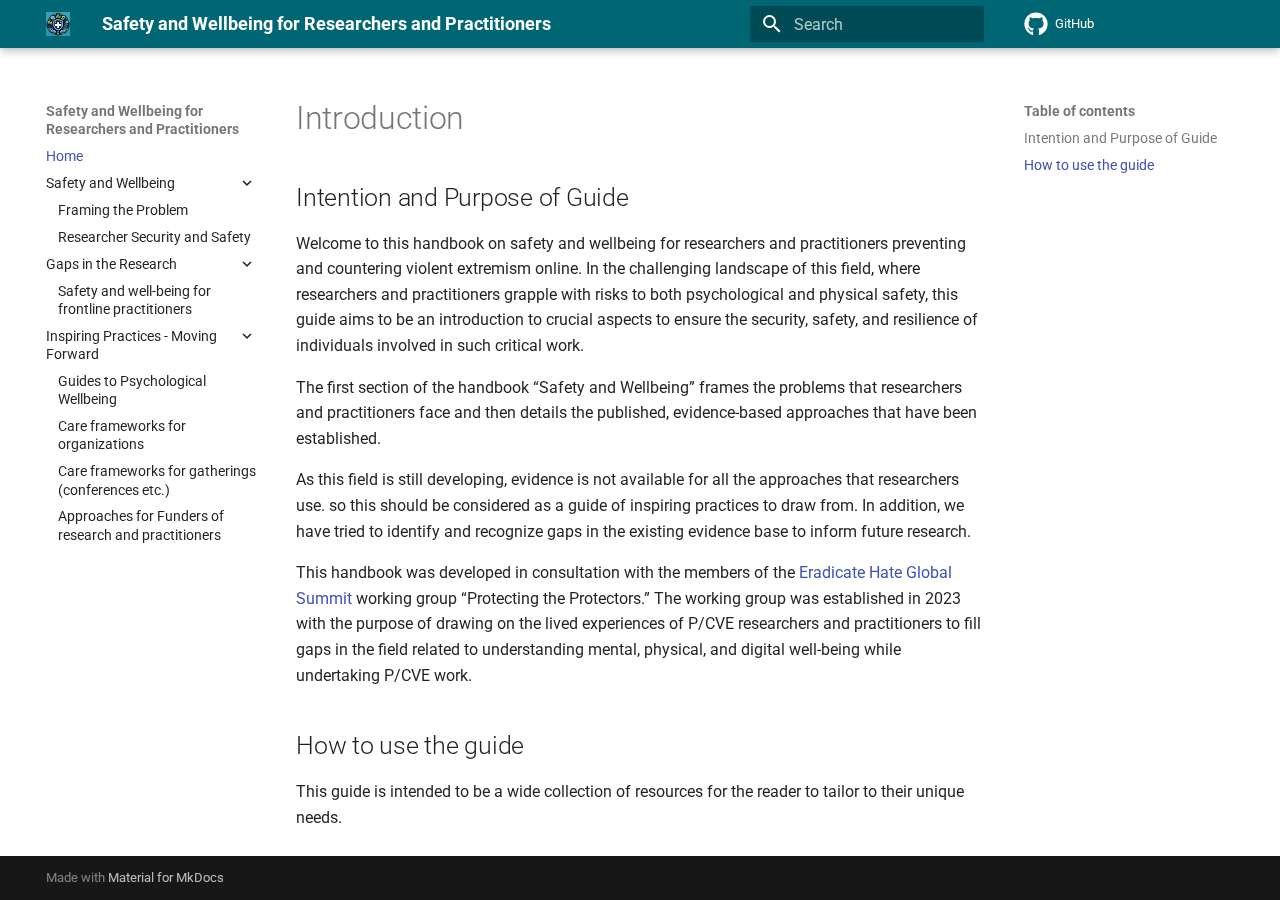
<file: index.html>
<!doctype html>
<html lang="en" class="no-js">
  <head>
    
      <meta charset="utf-8">
      <meta name="viewport" content="width=device-width,initial-scale=1">
      
      
      
        <link rel="canonical" href="https://tgthorley.github.io/Safety-and-Wellbeing-for-Researchers-and-Practitioners/">
      
      
      
        <link rel="next" href="Framing-the-problem/">
      
      
      <link rel="icon" href="images/logo.png">
      <meta name="generator" content="mkdocs-1.6.1, mkdocs-material-9.6.11">
    
    
      
        <title>Safety and Wellbeing for Researchers and Practitioners</title>
      
    
    
      <link rel="stylesheet" href="assets/stylesheets/main.4af4bdda.min.css">
      
        
        <link rel="stylesheet" href="assets/stylesheets/palette.06af60db.min.css">
      
      


    
    
      
    
    
      
        
        
        <link rel="preconnect" href="https://fonts.gstatic.com" crossorigin>
        <link rel="stylesheet" href="https://fonts.googleapis.com/css?family=Roboto:300,300i,400,400i,700,700i%7CRoboto+Mono:400,400i,700,700i&display=fallback">
        <style>:root{--md-text-font:"Roboto";--md-code-font:"Roboto Mono"}</style>
      
    
    
      <link rel="stylesheet" href="stylesheets/style.css">
    
    <script>__md_scope=new URL(".",location),__md_hash=e=>[...e].reduce(((e,_)=>(e<<5)-e+_.charCodeAt(0)),0),__md_get=(e,_=localStorage,t=__md_scope)=>JSON.parse(_.getItem(t.pathname+"."+e)),__md_set=(e,_,t=localStorage,a=__md_scope)=>{try{t.setItem(a.pathname+"."+e,JSON.stringify(_))}catch(e){}}</script>
    
      

    
    
    
  </head>
  
  
    
    
    
    
    
    <body dir="ltr" data-md-color-scheme="eradicate-hate" data-md-color-primary="indigo" data-md-color-accent="indigo">
  
    
    <input class="md-toggle" data-md-toggle="drawer" type="checkbox" id="__drawer" autocomplete="off">
    <input class="md-toggle" data-md-toggle="search" type="checkbox" id="__search" autocomplete="off">
    <label class="md-overlay" for="__drawer"></label>
    <div data-md-component="skip">
      
        
        <a href="#introduction" class="md-skip">
          Skip to content
        </a>
      
    </div>
    <div data-md-component="announce">
      
    </div>
    
    
      

  

<header class="md-header md-header--shadow" data-md-component="header">
  <nav class="md-header__inner md-grid" aria-label="Header">
    <a href="." title="Safety and Wellbeing for Researchers and Practitioners" class="md-header__button md-logo" aria-label="Safety and Wellbeing for Researchers and Practitioners" data-md-component="logo">
      
  <img src="images/logo.png" alt="logo">

    </a>
    <label class="md-header__button md-icon" for="__drawer">
      
      <svg xmlns="http://www.w3.org/2000/svg" viewBox="0 0 24 24"><path d="M3 6h18v2H3zm0 5h18v2H3zm0 5h18v2H3z"/></svg>
    </label>
    <div class="md-header__title" data-md-component="header-title">
      <div class="md-header__ellipsis">
        <div class="md-header__topic">
          <span class="md-ellipsis">
            Safety and Wellbeing for Researchers and Practitioners
          </span>
        </div>
        <div class="md-header__topic" data-md-component="header-topic">
          <span class="md-ellipsis">
            
              Home
            
          </span>
        </div>
      </div>
    </div>
    
      
    
    
    
    
      
      
        <label class="md-header__button md-icon" for="__search">
          
          <svg xmlns="http://www.w3.org/2000/svg" viewBox="0 0 24 24"><path d="M9.5 3A6.5 6.5 0 0 1 16 9.5c0 1.61-.59 3.09-1.56 4.23l.27.27h.79l5 5-1.5 1.5-5-5v-.79l-.27-.27A6.52 6.52 0 0 1 9.5 16 6.5 6.5 0 0 1 3 9.5 6.5 6.5 0 0 1 9.5 3m0 2C7 5 5 7 5 9.5S7 14 9.5 14 14 12 14 9.5 12 5 9.5 5"/></svg>
        </label>
        <div class="md-search" data-md-component="search" role="dialog">
  <label class="md-search__overlay" for="__search"></label>
  <div class="md-search__inner" role="search">
    <form class="md-search__form" name="search">
      <input type="text" class="md-search__input" name="query" aria-label="Search" placeholder="Search" autocapitalize="off" autocorrect="off" autocomplete="off" spellcheck="false" data-md-component="search-query" required>
      <label class="md-search__icon md-icon" for="__search">
        
        <svg xmlns="http://www.w3.org/2000/svg" viewBox="0 0 24 24"><path d="M9.5 3A6.5 6.5 0 0 1 16 9.5c0 1.61-.59 3.09-1.56 4.23l.27.27h.79l5 5-1.5 1.5-5-5v-.79l-.27-.27A6.52 6.52 0 0 1 9.5 16 6.5 6.5 0 0 1 3 9.5 6.5 6.5 0 0 1 9.5 3m0 2C7 5 5 7 5 9.5S7 14 9.5 14 14 12 14 9.5 12 5 9.5 5"/></svg>
        
        <svg xmlns="http://www.w3.org/2000/svg" viewBox="0 0 24 24"><path d="M20 11v2H8l5.5 5.5-1.42 1.42L4.16 12l7.92-7.92L13.5 5.5 8 11z"/></svg>
      </label>
      <nav class="md-search__options" aria-label="Search">
        
        <button type="reset" class="md-search__icon md-icon" title="Clear" aria-label="Clear" tabindex="-1">
          
          <svg xmlns="http://www.w3.org/2000/svg" viewBox="0 0 24 24"><path d="M19 6.41 17.59 5 12 10.59 6.41 5 5 6.41 10.59 12 5 17.59 6.41 19 12 13.41 17.59 19 19 17.59 13.41 12z"/></svg>
        </button>
      </nav>
      
    </form>
    <div class="md-search__output">
      <div class="md-search__scrollwrap" tabindex="0" data-md-scrollfix>
        <div class="md-search-result" data-md-component="search-result">
          <div class="md-search-result__meta">
            Initializing search
          </div>
          <ol class="md-search-result__list" role="presentation"></ol>
        </div>
      </div>
    </div>
  </div>
</div>
      
    
    
      <div class="md-header__source">
        <a href="https://github.com/tgthorley/Safety-and-Wellbeing-for-Researchers-and-Practitioners" title="Go to repository" class="md-source" data-md-component="source">
  <div class="md-source__icon md-icon">
    
    <svg xmlns="http://www.w3.org/2000/svg" viewBox="0 0 496 512"><!--! Font Awesome Free 6.7.2 by @fontawesome - https://fontawesome.com License - https://fontawesome.com/license/free (Icons: CC BY 4.0, Fonts: SIL OFL 1.1, Code: MIT License) Copyright 2024 Fonticons, Inc.--><path d="M165.9 397.4c0 2-2.3 3.6-5.2 3.6-3.3.3-5.6-1.3-5.6-3.6 0-2 2.3-3.6 5.2-3.6 3-.3 5.6 1.3 5.6 3.6m-31.1-4.5c-.7 2 1.3 4.3 4.3 4.9 2.6 1 5.6 0 6.2-2s-1.3-4.3-4.3-5.2c-2.6-.7-5.5.3-6.2 2.3m44.2-1.7c-2.9.7-4.9 2.6-4.6 4.9.3 2 2.9 3.3 5.9 2.6 2.9-.7 4.9-2.6 4.6-4.6-.3-1.9-3-3.2-5.9-2.9M244.8 8C106.1 8 0 113.3 0 252c0 110.9 69.8 205.8 169.5 239.2 12.8 2.3 17.3-5.6 17.3-12.1 0-6.2-.3-40.4-.3-61.4 0 0-70 15-84.7-29.8 0 0-11.4-29.1-27.8-36.6 0 0-22.9-15.7 1.6-15.4 0 0 24.9 2 38.6 25.8 21.9 38.6 58.6 27.5 72.9 20.9 2.3-16 8.8-27.1 16-33.7-55.9-6.2-112.3-14.3-112.3-110.5 0-27.5 7.6-41.3 23.6-58.9-2.6-6.5-11.1-33.3 2.6-67.9 20.9-6.5 69 27 69 27 20-5.6 41.5-8.5 62.8-8.5s42.8 2.9 62.8 8.5c0 0 48.1-33.6 69-27 13.7 34.7 5.2 61.4 2.6 67.9 16 17.7 25.8 31.5 25.8 58.9 0 96.5-58.9 104.2-114.8 110.5 9.2 7.9 17 22.9 17 46.4 0 33.7-.3 75.4-.3 83.6 0 6.5 4.6 14.4 17.3 12.1C428.2 457.8 496 362.9 496 252 496 113.3 383.5 8 244.8 8M97.2 352.9c-1.3 1-1 3.3.7 5.2 1.6 1.6 3.9 2.3 5.2 1 1.3-1 1-3.3-.7-5.2-1.6-1.6-3.9-2.3-5.2-1m-10.8-8.1c-.7 1.3.3 2.9 2.3 3.9 1.6 1 3.6.7 4.3-.7.7-1.3-.3-2.9-2.3-3.9-2-.6-3.6-.3-4.3.7m32.4 35.6c-1.6 1.3-1 4.3 1.3 6.2 2.3 2.3 5.2 2.6 6.5 1 1.3-1.3.7-4.3-1.3-6.2-2.2-2.3-5.2-2.6-6.5-1m-11.4-14.7c-1.6 1-1.6 3.6 0 5.9s4.3 3.3 5.6 2.3c1.6-1.3 1.6-3.9 0-6.2-1.4-2.3-4-3.3-5.6-2"/></svg>
  </div>
  <div class="md-source__repository">
    GitHub
  </div>
</a>
      </div>
    
  </nav>
  
</header>
    
    <div class="md-container" data-md-component="container">
      
      
        
          
        
      
      <main class="md-main" data-md-component="main">
        <div class="md-main__inner md-grid">
          
            
              
              <div class="md-sidebar md-sidebar--primary" data-md-component="sidebar" data-md-type="navigation" >
                <div class="md-sidebar__scrollwrap">
                  <div class="md-sidebar__inner">
                    



<nav class="md-nav md-nav--primary" aria-label="Navigation" data-md-level="0">
  <label class="md-nav__title" for="__drawer">
    <a href="." title="Safety and Wellbeing for Researchers and Practitioners" class="md-nav__button md-logo" aria-label="Safety and Wellbeing for Researchers and Practitioners" data-md-component="logo">
      
  <img src="images/logo.png" alt="logo">

    </a>
    Safety and Wellbeing for Researchers and Practitioners
  </label>
  
    <div class="md-nav__source">
      <a href="https://github.com/tgthorley/Safety-and-Wellbeing-for-Researchers-and-Practitioners" title="Go to repository" class="md-source" data-md-component="source">
  <div class="md-source__icon md-icon">
    
    <svg xmlns="http://www.w3.org/2000/svg" viewBox="0 0 496 512"><!--! Font Awesome Free 6.7.2 by @fontawesome - https://fontawesome.com License - https://fontawesome.com/license/free (Icons: CC BY 4.0, Fonts: SIL OFL 1.1, Code: MIT License) Copyright 2024 Fonticons, Inc.--><path d="M165.9 397.4c0 2-2.3 3.6-5.2 3.6-3.3.3-5.6-1.3-5.6-3.6 0-2 2.3-3.6 5.2-3.6 3-.3 5.6 1.3 5.6 3.6m-31.1-4.5c-.7 2 1.3 4.3 4.3 4.9 2.6 1 5.6 0 6.2-2s-1.3-4.3-4.3-5.2c-2.6-.7-5.5.3-6.2 2.3m44.2-1.7c-2.9.7-4.9 2.6-4.6 4.9.3 2 2.9 3.3 5.9 2.6 2.9-.7 4.9-2.6 4.6-4.6-.3-1.9-3-3.2-5.9-2.9M244.8 8C106.1 8 0 113.3 0 252c0 110.9 69.8 205.8 169.5 239.2 12.8 2.3 17.3-5.6 17.3-12.1 0-6.2-.3-40.4-.3-61.4 0 0-70 15-84.7-29.8 0 0-11.4-29.1-27.8-36.6 0 0-22.9-15.7 1.6-15.4 0 0 24.9 2 38.6 25.8 21.9 38.6 58.6 27.5 72.9 20.9 2.3-16 8.8-27.1 16-33.7-55.9-6.2-112.3-14.3-112.3-110.5 0-27.5 7.6-41.3 23.6-58.9-2.6-6.5-11.1-33.3 2.6-67.9 20.9-6.5 69 27 69 27 20-5.6 41.5-8.5 62.8-8.5s42.8 2.9 62.8 8.5c0 0 48.1-33.6 69-27 13.7 34.7 5.2 61.4 2.6 67.9 16 17.7 25.8 31.5 25.8 58.9 0 96.5-58.9 104.2-114.8 110.5 9.2 7.9 17 22.9 17 46.4 0 33.7-.3 75.4-.3 83.6 0 6.5 4.6 14.4 17.3 12.1C428.2 457.8 496 362.9 496 252 496 113.3 383.5 8 244.8 8M97.2 352.9c-1.3 1-1 3.3.7 5.2 1.6 1.6 3.9 2.3 5.2 1 1.3-1 1-3.3-.7-5.2-1.6-1.6-3.9-2.3-5.2-1m-10.8-8.1c-.7 1.3.3 2.9 2.3 3.9 1.6 1 3.6.7 4.3-.7.7-1.3-.3-2.9-2.3-3.9-2-.6-3.6-.3-4.3.7m32.4 35.6c-1.6 1.3-1 4.3 1.3 6.2 2.3 2.3 5.2 2.6 6.5 1 1.3-1.3.7-4.3-1.3-6.2-2.2-2.3-5.2-2.6-6.5-1m-11.4-14.7c-1.6 1-1.6 3.6 0 5.9s4.3 3.3 5.6 2.3c1.6-1.3 1.6-3.9 0-6.2-1.4-2.3-4-3.3-5.6-2"/></svg>
  </div>
  <div class="md-source__repository">
    GitHub
  </div>
</a>
    </div>
  
  <ul class="md-nav__list" data-md-scrollfix>
    
      
      
  
  
    
  
  
  
    <li class="md-nav__item md-nav__item--active">
      
      <input class="md-nav__toggle md-toggle" type="checkbox" id="__toc">
      
      
        
      
      
        <label class="md-nav__link md-nav__link--active" for="__toc">
          
  
  
  <span class="md-ellipsis">
    Home
    
  </span>
  

          <span class="md-nav__icon md-icon"></span>
        </label>
      
      <a href="." class="md-nav__link md-nav__link--active">
        
  
  
  <span class="md-ellipsis">
    Home
    
  </span>
  

      </a>
      
        

<nav class="md-nav md-nav--secondary" aria-label="Table of contents">
  
  
  
    
  
  
    <label class="md-nav__title" for="__toc">
      <span class="md-nav__icon md-icon"></span>
      Table of contents
    </label>
    <ul class="md-nav__list" data-md-component="toc" data-md-scrollfix>
      
        <li class="md-nav__item">
  <a href="#intention-and-purpose-of-guide" class="md-nav__link">
    <span class="md-ellipsis">
      Intention and Purpose of Guide
    </span>
  </a>
  
</li>
      
        <li class="md-nav__item">
  <a href="#how-to-use-the-guide" class="md-nav__link">
    <span class="md-ellipsis">
      How to use the guide
    </span>
  </a>
  
</li>
      
    </ul>
  
</nav>
      
    </li>
  

    
      
      
  
  
  
  
    
    
    
    
    
    <li class="md-nav__item md-nav__item--nested">
      
        
        
          
        
        <input class="md-nav__toggle md-toggle md-toggle--indeterminate" type="checkbox" id="__nav_2" >
        
          
          <label class="md-nav__link" for="__nav_2" id="__nav_2_label" tabindex="0">
            
  
  
  <span class="md-ellipsis">
    Safety and Wellbeing
    
  </span>
  

            <span class="md-nav__icon md-icon"></span>
          </label>
        
        <nav class="md-nav" data-md-level="1" aria-labelledby="__nav_2_label" aria-expanded="false">
          <label class="md-nav__title" for="__nav_2">
            <span class="md-nav__icon md-icon"></span>
            Safety and Wellbeing
          </label>
          <ul class="md-nav__list" data-md-scrollfix>
            
              
                
  
  
  
  
    <li class="md-nav__item">
      <a href="Framing-the-problem/" class="md-nav__link">
        
  
  
  <span class="md-ellipsis">
    Framing the Problem
    
  </span>
  

      </a>
    </li>
  

              
            
              
                
  
  
  
  
    <li class="md-nav__item">
      <a href="Researcher-Security-and-Safety/" class="md-nav__link">
        
  
  
  <span class="md-ellipsis">
    Researcher Security and Safety
    
  </span>
  

      </a>
    </li>
  

              
            
          </ul>
        </nav>
      
    </li>
  

    
      
      
  
  
  
  
    
    
    
    
    
    <li class="md-nav__item md-nav__item--nested">
      
        
        
          
        
        <input class="md-nav__toggle md-toggle md-toggle--indeterminate" type="checkbox" id="__nav_3" >
        
          
          <label class="md-nav__link" for="__nav_3" id="__nav_3_label" tabindex="0">
            
  
  
  <span class="md-ellipsis">
    Gaps in the Research
    
  </span>
  

            <span class="md-nav__icon md-icon"></span>
          </label>
        
        <nav class="md-nav" data-md-level="1" aria-labelledby="__nav_3_label" aria-expanded="false">
          <label class="md-nav__title" for="__nav_3">
            <span class="md-nav__icon md-icon"></span>
            Gaps in the Research
          </label>
          <ul class="md-nav__list" data-md-scrollfix>
            
              
                
  
  
  
  
    <li class="md-nav__item">
      <a href="Safety-and-well-being-for-frontline-practitioners/" class="md-nav__link">
        
  
  
  <span class="md-ellipsis">
    Safety and well-being for frontline practitioners
    
  </span>
  

      </a>
    </li>
  

              
            
          </ul>
        </nav>
      
    </li>
  

    
      
      
  
  
  
  
    
    
    
    
    
    <li class="md-nav__item md-nav__item--nested">
      
        
        
          
        
        <input class="md-nav__toggle md-toggle md-toggle--indeterminate" type="checkbox" id="__nav_4" >
        
          
          <label class="md-nav__link" for="__nav_4" id="__nav_4_label" tabindex="0">
            
  
  
  <span class="md-ellipsis">
    Inspiring Practices - Moving Forward
    
  </span>
  

            <span class="md-nav__icon md-icon"></span>
          </label>
        
        <nav class="md-nav" data-md-level="1" aria-labelledby="__nav_4_label" aria-expanded="false">
          <label class="md-nav__title" for="__nav_4">
            <span class="md-nav__icon md-icon"></span>
            Inspiring Practices - Moving Forward
          </label>
          <ul class="md-nav__list" data-md-scrollfix>
            
              
                
  
  
  
  
    <li class="md-nav__item">
      <a href="Guides-to-Psychological-Wellbeing/" class="md-nav__link">
        
  
  
  <span class="md-ellipsis">
    Guides to Psychological Wellbeing
    
  </span>
  

      </a>
    </li>
  

              
            
              
                
  
  
  
  
    <li class="md-nav__item">
      <a href="Care-frameworks-for-organizations/" class="md-nav__link">
        
  
  
  <span class="md-ellipsis">
    Care frameworks for organizations
    
  </span>
  

      </a>
    </li>
  

              
            
              
                
  
  
  
  
    <li class="md-nav__item">
      <a href="Care-frameworks-for-gatherings/" class="md-nav__link">
        
  
  
  <span class="md-ellipsis">
    Care frameworks for gatherings (conferences etc.)
    
  </span>
  

      </a>
    </li>
  

              
            
              
                
  
  
  
  
    <li class="md-nav__item">
      <a href="Approaches-for-Funders-of-research-and-practitioners/" class="md-nav__link">
        
  
  
  <span class="md-ellipsis">
    Approaches for Funders of research and practitioners
    
  </span>
  

      </a>
    </li>
  

              
            
          </ul>
        </nav>
      
    </li>
  

    
  </ul>
</nav>
                  </div>
                </div>
              </div>
            
            
              
              <div class="md-sidebar md-sidebar--secondary" data-md-component="sidebar" data-md-type="toc" >
                <div class="md-sidebar__scrollwrap">
                  <div class="md-sidebar__inner">
                    

<nav class="md-nav md-nav--secondary" aria-label="Table of contents">
  
  
  
    
  
  
    <label class="md-nav__title" for="__toc">
      <span class="md-nav__icon md-icon"></span>
      Table of contents
    </label>
    <ul class="md-nav__list" data-md-component="toc" data-md-scrollfix>
      
        <li class="md-nav__item">
  <a href="#intention-and-purpose-of-guide" class="md-nav__link">
    <span class="md-ellipsis">
      Intention and Purpose of Guide
    </span>
  </a>
  
</li>
      
        <li class="md-nav__item">
  <a href="#how-to-use-the-guide" class="md-nav__link">
    <span class="md-ellipsis">
      How to use the guide
    </span>
  </a>
  
</li>
      
    </ul>
  
</nav>
                  </div>
                </div>
              </div>
            
          
          
            <div class="md-content" data-md-component="content">
              <article class="md-content__inner md-typeset">
                
                  


  
  


<h1 id="introduction">Introduction</h1>
<h2 id="intention-and-purpose-of-guide">Intention and Purpose of Guide</h2>
<p>Welcome to this handbook on safety and wellbeing for researchers and practitioners preventing and countering violent extremism online. In the challenging landscape of this field, where researchers and practitioners grapple with risks to both psychological and physical safety, this guide aims to be an introduction to crucial aspects to ensure the security, safety, and resilience of individuals involved in such critical work.</p>
<p>The first section of the handbook “Safety and Wellbeing” frames the problems that researchers and practitioners face and then details the published, evidence-based approaches that have been established.</p>
<p>As this field is still developing, evidence is not available for all the approaches that researchers use. so this should be considered as a guide of inspiring practices to draw from. In addition, we have tried to identify and recognize gaps in the existing evidence base to inform future research.</p>
<p>This handbook was developed in consultation with the members of the <a href="https://eradicatehatesummit.org/">Eradicate Hate Global Summit</a> working group “Protecting the Protectors.” The working group was established in 2023 with the purpose of drawing on the lived experiences of P/CVE researchers and practitioners to fill gaps in the field related to understanding mental, physical, and digital well-being while undertaking P/CVE work. </p>
<h2 id="how-to-use-the-guide">How to use the guide</h2>
<p>This guide is intended to be a wide collection of resources for the reader to tailor to their unique needs.</p>












                
              </article>
            </div>
          
          
<script>var target=document.getElementById(location.hash.slice(1));target&&target.name&&(target.checked=target.name.startsWith("__tabbed_"))</script>
        </div>
        
      </main>
      
        <footer class="md-footer">
  
  <div class="md-footer-meta md-typeset">
    <div class="md-footer-meta__inner md-grid">
      <div class="md-copyright">
  
  
    Made with
    <a href="https://squidfunk.github.io/mkdocs-material/" target="_blank" rel="noopener">
      Material for MkDocs
    </a>
  
</div>
      
    </div>
  </div>
</footer>
      
    </div>
    <div class="md-dialog" data-md-component="dialog">
      <div class="md-dialog__inner md-typeset"></div>
    </div>
    
    
    
      
      <script id="__config" type="application/json">{"base": ".", "features": ["navigation.expand"], "search": "assets/javascripts/workers/search.f8cc74c7.min.js", "tags": null, "translations": {"clipboard.copied": "Copied to clipboard", "clipboard.copy": "Copy to clipboard", "search.result.more.one": "1 more on this page", "search.result.more.other": "# more on this page", "search.result.none": "No matching documents", "search.result.one": "1 matching document", "search.result.other": "# matching documents", "search.result.placeholder": "Type to start searching", "search.result.term.missing": "Missing", "select.version": "Select version"}, "version": null}</script>
    
    
      <script src="assets/javascripts/bundle.c8b220af.min.js"></script>
      
    
  </body>
</html>
</file>
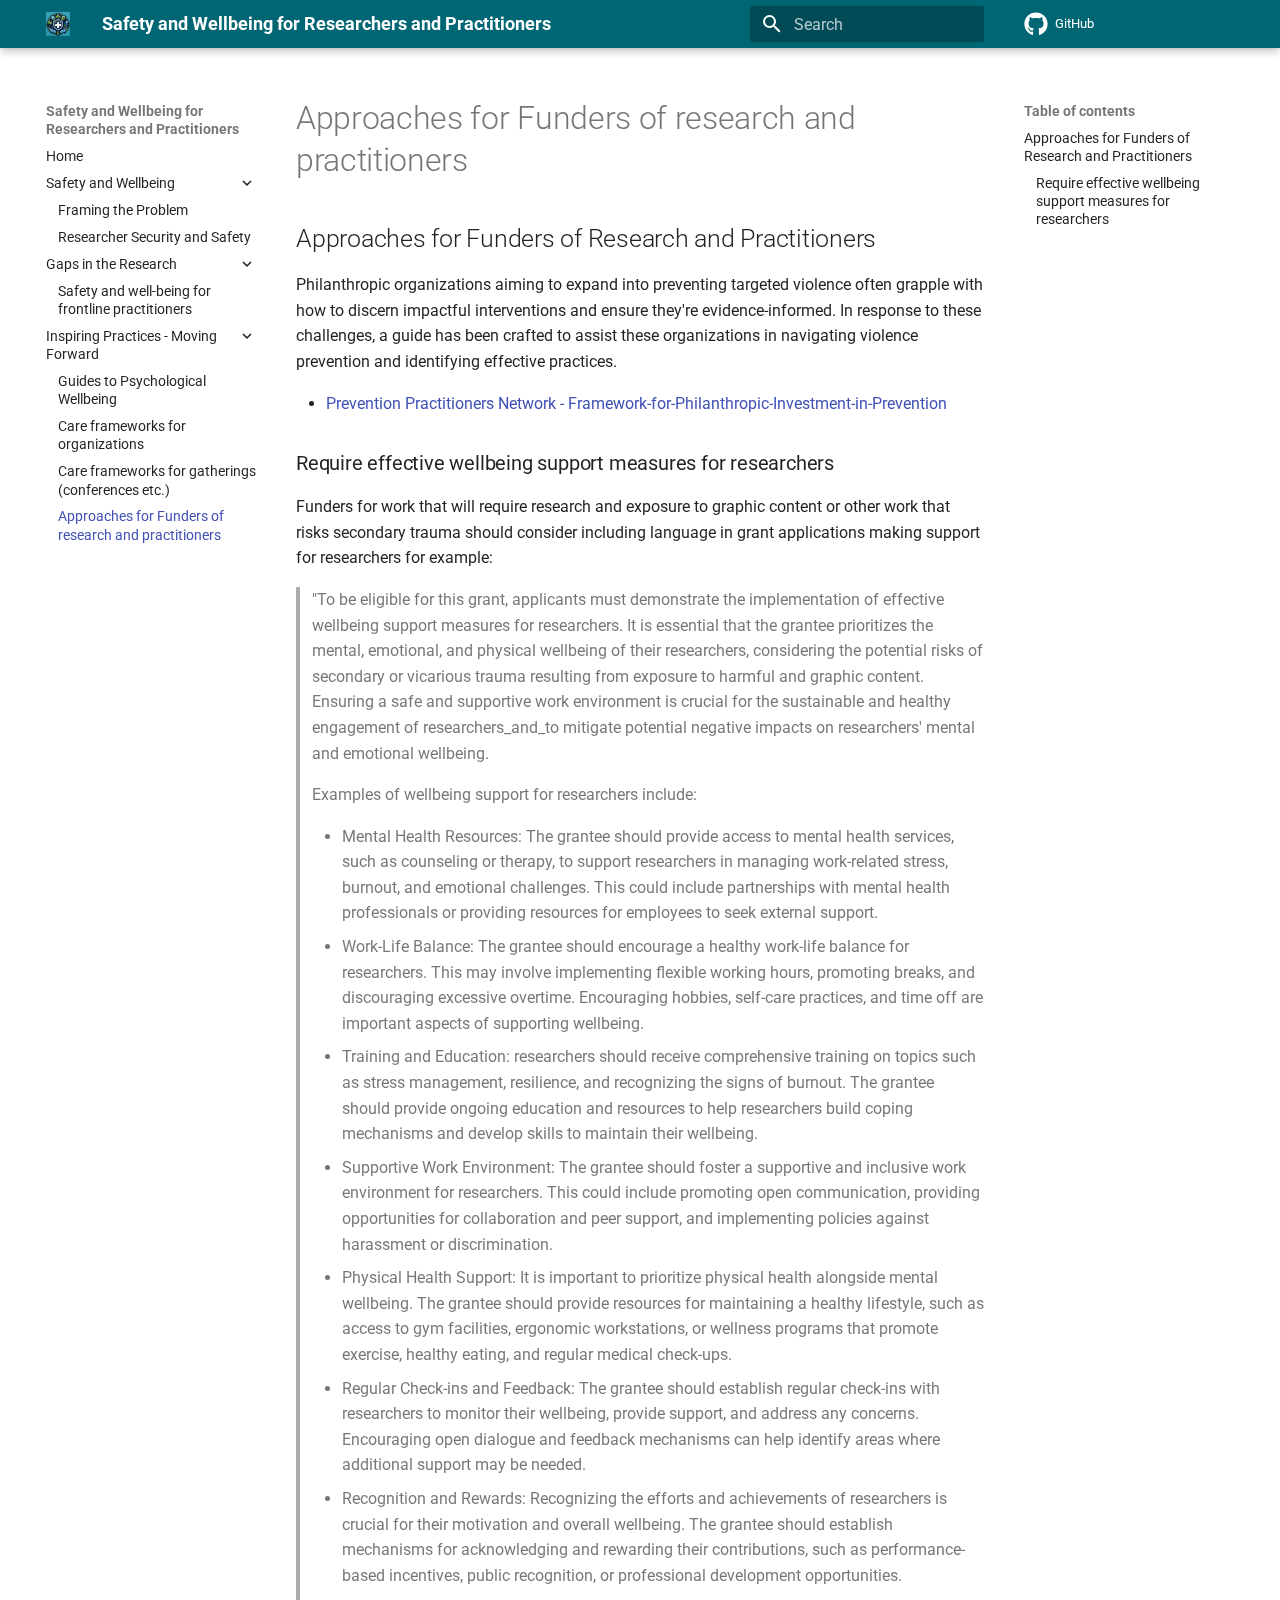
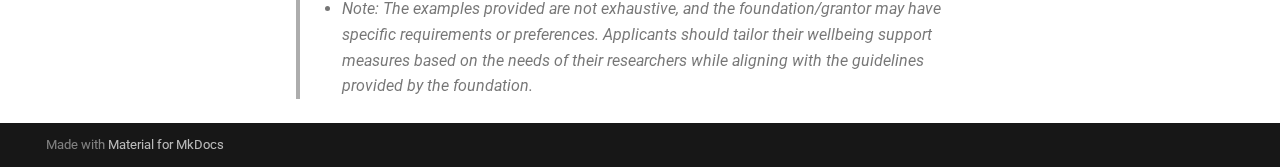
<file: Approaches-for-Funders-of-research-and-practitioners/index.html>
<!doctype html>
<html lang="en" class="no-js">
  <head>
    
      <meta charset="utf-8">
      <meta name="viewport" content="width=device-width,initial-scale=1">
      
      
      
        <link rel="canonical" href="https://tgthorley.github.io/Safety-and-Wellbeing-for-Researchers-and-Practitioners/Approaches-for-Funders-of-research-and-practitioners/">
      
      
        <link rel="prev" href="../Care-frameworks-for-gatherings/">
      
      
      
      <link rel="icon" href="../images/logo.png">
      <meta name="generator" content="mkdocs-1.6.1, mkdocs-material-9.6.11">
    
    
      
        <title>Approaches for Funders of research and practitioners - Safety and Wellbeing for Researchers and Practitioners</title>
      
    
    
      <link rel="stylesheet" href="../assets/stylesheets/main.4af4bdda.min.css">
      
        
        <link rel="stylesheet" href="../assets/stylesheets/palette.06af60db.min.css">
      
      


    
    
      
    
    
      
        
        
        <link rel="preconnect" href="https://fonts.gstatic.com" crossorigin>
        <link rel="stylesheet" href="https://fonts.googleapis.com/css?family=Roboto:300,300i,400,400i,700,700i%7CRoboto+Mono:400,400i,700,700i&display=fallback">
        <style>:root{--md-text-font:"Roboto";--md-code-font:"Roboto Mono"}</style>
      
    
    
      <link rel="stylesheet" href="../stylesheets/style.css">
    
    <script>__md_scope=new URL("..",location),__md_hash=e=>[...e].reduce(((e,_)=>(e<<5)-e+_.charCodeAt(0)),0),__md_get=(e,_=localStorage,t=__md_scope)=>JSON.parse(_.getItem(t.pathname+"."+e)),__md_set=(e,_,t=localStorage,a=__md_scope)=>{try{t.setItem(a.pathname+"."+e,JSON.stringify(_))}catch(e){}}</script>
    
      

    
    
    
  </head>
  
  
    
    
    
    
    
    <body dir="ltr" data-md-color-scheme="eradicate-hate" data-md-color-primary="indigo" data-md-color-accent="indigo">
  
    
    <input class="md-toggle" data-md-toggle="drawer" type="checkbox" id="__drawer" autocomplete="off">
    <input class="md-toggle" data-md-toggle="search" type="checkbox" id="__search" autocomplete="off">
    <label class="md-overlay" for="__drawer"></label>
    <div data-md-component="skip">
      
        
        <a href="#approaches-for-funders-of-research-and-practitioners" class="md-skip">
          Skip to content
        </a>
      
    </div>
    <div data-md-component="announce">
      
    </div>
    
    
      

  

<header class="md-header md-header--shadow" data-md-component="header">
  <nav class="md-header__inner md-grid" aria-label="Header">
    <a href=".." title="Safety and Wellbeing for Researchers and Practitioners" class="md-header__button md-logo" aria-label="Safety and Wellbeing for Researchers and Practitioners" data-md-component="logo">
      
  <img src="../images/logo.png" alt="logo">

    </a>
    <label class="md-header__button md-icon" for="__drawer">
      
      <svg xmlns="http://www.w3.org/2000/svg" viewBox="0 0 24 24"><path d="M3 6h18v2H3zm0 5h18v2H3zm0 5h18v2H3z"/></svg>
    </label>
    <div class="md-header__title" data-md-component="header-title">
      <div class="md-header__ellipsis">
        <div class="md-header__topic">
          <span class="md-ellipsis">
            Safety and Wellbeing for Researchers and Practitioners
          </span>
        </div>
        <div class="md-header__topic" data-md-component="header-topic">
          <span class="md-ellipsis">
            
              Approaches for Funders of research and practitioners
            
          </span>
        </div>
      </div>
    </div>
    
      
    
    
    
    
      
      
        <label class="md-header__button md-icon" for="__search">
          
          <svg xmlns="http://www.w3.org/2000/svg" viewBox="0 0 24 24"><path d="M9.5 3A6.5 6.5 0 0 1 16 9.5c0 1.61-.59 3.09-1.56 4.23l.27.27h.79l5 5-1.5 1.5-5-5v-.79l-.27-.27A6.52 6.52 0 0 1 9.5 16 6.5 6.5 0 0 1 3 9.5 6.5 6.5 0 0 1 9.5 3m0 2C7 5 5 7 5 9.5S7 14 9.5 14 14 12 14 9.5 12 5 9.5 5"/></svg>
        </label>
        <div class="md-search" data-md-component="search" role="dialog">
  <label class="md-search__overlay" for="__search"></label>
  <div class="md-search__inner" role="search">
    <form class="md-search__form" name="search">
      <input type="text" class="md-search__input" name="query" aria-label="Search" placeholder="Search" autocapitalize="off" autocorrect="off" autocomplete="off" spellcheck="false" data-md-component="search-query" required>
      <label class="md-search__icon md-icon" for="__search">
        
        <svg xmlns="http://www.w3.org/2000/svg" viewBox="0 0 24 24"><path d="M9.5 3A6.5 6.5 0 0 1 16 9.5c0 1.61-.59 3.09-1.56 4.23l.27.27h.79l5 5-1.5 1.5-5-5v-.79l-.27-.27A6.52 6.52 0 0 1 9.5 16 6.5 6.5 0 0 1 3 9.5 6.5 6.5 0 0 1 9.5 3m0 2C7 5 5 7 5 9.5S7 14 9.5 14 14 12 14 9.5 12 5 9.5 5"/></svg>
        
        <svg xmlns="http://www.w3.org/2000/svg" viewBox="0 0 24 24"><path d="M20 11v2H8l5.5 5.5-1.42 1.42L4.16 12l7.92-7.92L13.5 5.5 8 11z"/></svg>
      </label>
      <nav class="md-search__options" aria-label="Search">
        
        <button type="reset" class="md-search__icon md-icon" title="Clear" aria-label="Clear" tabindex="-1">
          
          <svg xmlns="http://www.w3.org/2000/svg" viewBox="0 0 24 24"><path d="M19 6.41 17.59 5 12 10.59 6.41 5 5 6.41 10.59 12 5 17.59 6.41 19 12 13.41 17.59 19 19 17.59 13.41 12z"/></svg>
        </button>
      </nav>
      
    </form>
    <div class="md-search__output">
      <div class="md-search__scrollwrap" tabindex="0" data-md-scrollfix>
        <div class="md-search-result" data-md-component="search-result">
          <div class="md-search-result__meta">
            Initializing search
          </div>
          <ol class="md-search-result__list" role="presentation"></ol>
        </div>
      </div>
    </div>
  </div>
</div>
      
    
    
      <div class="md-header__source">
        <a href="https://github.com/tgthorley/Safety-and-Wellbeing-for-Researchers-and-Practitioners" title="Go to repository" class="md-source" data-md-component="source">
  <div class="md-source__icon md-icon">
    
    <svg xmlns="http://www.w3.org/2000/svg" viewBox="0 0 496 512"><!--! Font Awesome Free 6.7.2 by @fontawesome - https://fontawesome.com License - https://fontawesome.com/license/free (Icons: CC BY 4.0, Fonts: SIL OFL 1.1, Code: MIT License) Copyright 2024 Fonticons, Inc.--><path d="M165.9 397.4c0 2-2.3 3.6-5.2 3.6-3.3.3-5.6-1.3-5.6-3.6 0-2 2.3-3.6 5.2-3.6 3-.3 5.6 1.3 5.6 3.6m-31.1-4.5c-.7 2 1.3 4.3 4.3 4.9 2.6 1 5.6 0 6.2-2s-1.3-4.3-4.3-5.2c-2.6-.7-5.5.3-6.2 2.3m44.2-1.7c-2.9.7-4.9 2.6-4.6 4.9.3 2 2.9 3.3 5.9 2.6 2.9-.7 4.9-2.6 4.6-4.6-.3-1.9-3-3.2-5.9-2.9M244.8 8C106.1 8 0 113.3 0 252c0 110.9 69.8 205.8 169.5 239.2 12.8 2.3 17.3-5.6 17.3-12.1 0-6.2-.3-40.4-.3-61.4 0 0-70 15-84.7-29.8 0 0-11.4-29.1-27.8-36.6 0 0-22.9-15.7 1.6-15.4 0 0 24.9 2 38.6 25.8 21.9 38.6 58.6 27.5 72.9 20.9 2.3-16 8.8-27.1 16-33.7-55.9-6.2-112.3-14.3-112.3-110.5 0-27.5 7.6-41.3 23.6-58.9-2.6-6.5-11.1-33.3 2.6-67.9 20.9-6.5 69 27 69 27 20-5.6 41.5-8.5 62.8-8.5s42.8 2.9 62.8 8.5c0 0 48.1-33.6 69-27 13.7 34.7 5.2 61.4 2.6 67.9 16 17.7 25.8 31.5 25.8 58.9 0 96.5-58.9 104.2-114.8 110.5 9.2 7.9 17 22.9 17 46.4 0 33.7-.3 75.4-.3 83.6 0 6.5 4.6 14.4 17.3 12.1C428.2 457.8 496 362.9 496 252 496 113.3 383.5 8 244.8 8M97.2 352.9c-1.3 1-1 3.3.7 5.2 1.6 1.6 3.9 2.3 5.2 1 1.3-1 1-3.3-.7-5.2-1.6-1.6-3.9-2.3-5.2-1m-10.8-8.1c-.7 1.3.3 2.9 2.3 3.9 1.6 1 3.6.7 4.3-.7.7-1.3-.3-2.9-2.3-3.9-2-.6-3.6-.3-4.3.7m32.4 35.6c-1.6 1.3-1 4.3 1.3 6.2 2.3 2.3 5.2 2.6 6.5 1 1.3-1.3.7-4.3-1.3-6.2-2.2-2.3-5.2-2.6-6.5-1m-11.4-14.7c-1.6 1-1.6 3.6 0 5.9s4.3 3.3 5.6 2.3c1.6-1.3 1.6-3.9 0-6.2-1.4-2.3-4-3.3-5.6-2"/></svg>
  </div>
  <div class="md-source__repository">
    GitHub
  </div>
</a>
      </div>
    
  </nav>
  
</header>
    
    <div class="md-container" data-md-component="container">
      
      
        
          
        
      
      <main class="md-main" data-md-component="main">
        <div class="md-main__inner md-grid">
          
            
              
              <div class="md-sidebar md-sidebar--primary" data-md-component="sidebar" data-md-type="navigation" >
                <div class="md-sidebar__scrollwrap">
                  <div class="md-sidebar__inner">
                    



<nav class="md-nav md-nav--primary" aria-label="Navigation" data-md-level="0">
  <label class="md-nav__title" for="__drawer">
    <a href=".." title="Safety and Wellbeing for Researchers and Practitioners" class="md-nav__button md-logo" aria-label="Safety and Wellbeing for Researchers and Practitioners" data-md-component="logo">
      
  <img src="../images/logo.png" alt="logo">

    </a>
    Safety and Wellbeing for Researchers and Practitioners
  </label>
  
    <div class="md-nav__source">
      <a href="https://github.com/tgthorley/Safety-and-Wellbeing-for-Researchers-and-Practitioners" title="Go to repository" class="md-source" data-md-component="source">
  <div class="md-source__icon md-icon">
    
    <svg xmlns="http://www.w3.org/2000/svg" viewBox="0 0 496 512"><!--! Font Awesome Free 6.7.2 by @fontawesome - https://fontawesome.com License - https://fontawesome.com/license/free (Icons: CC BY 4.0, Fonts: SIL OFL 1.1, Code: MIT License) Copyright 2024 Fonticons, Inc.--><path d="M165.9 397.4c0 2-2.3 3.6-5.2 3.6-3.3.3-5.6-1.3-5.6-3.6 0-2 2.3-3.6 5.2-3.6 3-.3 5.6 1.3 5.6 3.6m-31.1-4.5c-.7 2 1.3 4.3 4.3 4.9 2.6 1 5.6 0 6.2-2s-1.3-4.3-4.3-5.2c-2.6-.7-5.5.3-6.2 2.3m44.2-1.7c-2.9.7-4.9 2.6-4.6 4.9.3 2 2.9 3.3 5.9 2.6 2.9-.7 4.9-2.6 4.6-4.6-.3-1.9-3-3.2-5.9-2.9M244.8 8C106.1 8 0 113.3 0 252c0 110.9 69.8 205.8 169.5 239.2 12.8 2.3 17.3-5.6 17.3-12.1 0-6.2-.3-40.4-.3-61.4 0 0-70 15-84.7-29.8 0 0-11.4-29.1-27.8-36.6 0 0-22.9-15.7 1.6-15.4 0 0 24.9 2 38.6 25.8 21.9 38.6 58.6 27.5 72.9 20.9 2.3-16 8.8-27.1 16-33.7-55.9-6.2-112.3-14.3-112.3-110.5 0-27.5 7.6-41.3 23.6-58.9-2.6-6.5-11.1-33.3 2.6-67.9 20.9-6.5 69 27 69 27 20-5.6 41.5-8.5 62.8-8.5s42.8 2.9 62.8 8.5c0 0 48.1-33.6 69-27 13.7 34.7 5.2 61.4 2.6 67.9 16 17.7 25.8 31.5 25.8 58.9 0 96.5-58.9 104.2-114.8 110.5 9.2 7.9 17 22.9 17 46.4 0 33.7-.3 75.4-.3 83.6 0 6.5 4.6 14.4 17.3 12.1C428.2 457.8 496 362.9 496 252 496 113.3 383.5 8 244.8 8M97.2 352.9c-1.3 1-1 3.3.7 5.2 1.6 1.6 3.9 2.3 5.2 1 1.3-1 1-3.3-.7-5.2-1.6-1.6-3.9-2.3-5.2-1m-10.8-8.1c-.7 1.3.3 2.9 2.3 3.9 1.6 1 3.6.7 4.3-.7.7-1.3-.3-2.9-2.3-3.9-2-.6-3.6-.3-4.3.7m32.4 35.6c-1.6 1.3-1 4.3 1.3 6.2 2.3 2.3 5.2 2.6 6.5 1 1.3-1.3.7-4.3-1.3-6.2-2.2-2.3-5.2-2.6-6.5-1m-11.4-14.7c-1.6 1-1.6 3.6 0 5.9s4.3 3.3 5.6 2.3c1.6-1.3 1.6-3.9 0-6.2-1.4-2.3-4-3.3-5.6-2"/></svg>
  </div>
  <div class="md-source__repository">
    GitHub
  </div>
</a>
    </div>
  
  <ul class="md-nav__list" data-md-scrollfix>
    
      
      
  
  
  
  
    <li class="md-nav__item">
      <a href=".." class="md-nav__link">
        
  
  
  <span class="md-ellipsis">
    Home
    
  </span>
  

      </a>
    </li>
  

    
      
      
  
  
  
  
    
    
    
    
    
    <li class="md-nav__item md-nav__item--nested">
      
        
        
          
        
        <input class="md-nav__toggle md-toggle md-toggle--indeterminate" type="checkbox" id="__nav_2" >
        
          
          <label class="md-nav__link" for="__nav_2" id="__nav_2_label" tabindex="0">
            
  
  
  <span class="md-ellipsis">
    Safety and Wellbeing
    
  </span>
  

            <span class="md-nav__icon md-icon"></span>
          </label>
        
        <nav class="md-nav" data-md-level="1" aria-labelledby="__nav_2_label" aria-expanded="false">
          <label class="md-nav__title" for="__nav_2">
            <span class="md-nav__icon md-icon"></span>
            Safety and Wellbeing
          </label>
          <ul class="md-nav__list" data-md-scrollfix>
            
              
                
  
  
  
  
    <li class="md-nav__item">
      <a href="../Framing-the-problem/" class="md-nav__link">
        
  
  
  <span class="md-ellipsis">
    Framing the Problem
    
  </span>
  

      </a>
    </li>
  

              
            
              
                
  
  
  
  
    <li class="md-nav__item">
      <a href="../Researcher-Security-and-Safety/" class="md-nav__link">
        
  
  
  <span class="md-ellipsis">
    Researcher Security and Safety
    
  </span>
  

      </a>
    </li>
  

              
            
          </ul>
        </nav>
      
    </li>
  

    
      
      
  
  
  
  
    
    
    
    
    
    <li class="md-nav__item md-nav__item--nested">
      
        
        
          
        
        <input class="md-nav__toggle md-toggle md-toggle--indeterminate" type="checkbox" id="__nav_3" >
        
          
          <label class="md-nav__link" for="__nav_3" id="__nav_3_label" tabindex="0">
            
  
  
  <span class="md-ellipsis">
    Gaps in the Research
    
  </span>
  

            <span class="md-nav__icon md-icon"></span>
          </label>
        
        <nav class="md-nav" data-md-level="1" aria-labelledby="__nav_3_label" aria-expanded="false">
          <label class="md-nav__title" for="__nav_3">
            <span class="md-nav__icon md-icon"></span>
            Gaps in the Research
          </label>
          <ul class="md-nav__list" data-md-scrollfix>
            
              
                
  
  
  
  
    <li class="md-nav__item">
      <a href="../Safety-and-well-being-for-frontline-practitioners/" class="md-nav__link">
        
  
  
  <span class="md-ellipsis">
    Safety and well-being for frontline practitioners
    
  </span>
  

      </a>
    </li>
  

              
            
          </ul>
        </nav>
      
    </li>
  

    
      
      
  
  
    
  
  
  
    
    
    
    
    
    <li class="md-nav__item md-nav__item--active md-nav__item--nested">
      
        
        
        <input class="md-nav__toggle md-toggle " type="checkbox" id="__nav_4" checked>
        
          
          <label class="md-nav__link" for="__nav_4" id="__nav_4_label" tabindex="0">
            
  
  
  <span class="md-ellipsis">
    Inspiring Practices - Moving Forward
    
  </span>
  

            <span class="md-nav__icon md-icon"></span>
          </label>
        
        <nav class="md-nav" data-md-level="1" aria-labelledby="__nav_4_label" aria-expanded="true">
          <label class="md-nav__title" for="__nav_4">
            <span class="md-nav__icon md-icon"></span>
            Inspiring Practices - Moving Forward
          </label>
          <ul class="md-nav__list" data-md-scrollfix>
            
              
                
  
  
  
  
    <li class="md-nav__item">
      <a href="../Guides-to-Psychological-Wellbeing/" class="md-nav__link">
        
  
  
  <span class="md-ellipsis">
    Guides to Psychological Wellbeing
    
  </span>
  

      </a>
    </li>
  

              
            
              
                
  
  
  
  
    <li class="md-nav__item">
      <a href="../Care-frameworks-for-organizations/" class="md-nav__link">
        
  
  
  <span class="md-ellipsis">
    Care frameworks for organizations
    
  </span>
  

      </a>
    </li>
  

              
            
              
                
  
  
  
  
    <li class="md-nav__item">
      <a href="../Care-frameworks-for-gatherings/" class="md-nav__link">
        
  
  
  <span class="md-ellipsis">
    Care frameworks for gatherings (conferences etc.)
    
  </span>
  

      </a>
    </li>
  

              
            
              
                
  
  
    
  
  
  
    <li class="md-nav__item md-nav__item--active">
      
      <input class="md-nav__toggle md-toggle" type="checkbox" id="__toc">
      
      
      
        <label class="md-nav__link md-nav__link--active" for="__toc">
          
  
  
  <span class="md-ellipsis">
    Approaches for Funders of research and practitioners
    
  </span>
  

          <span class="md-nav__icon md-icon"></span>
        </label>
      
      <a href="./" class="md-nav__link md-nav__link--active">
        
  
  
  <span class="md-ellipsis">
    Approaches for Funders of research and practitioners
    
  </span>
  

      </a>
      
        

<nav class="md-nav md-nav--secondary" aria-label="Table of contents">
  
  
  
  
    <label class="md-nav__title" for="__toc">
      <span class="md-nav__icon md-icon"></span>
      Table of contents
    </label>
    <ul class="md-nav__list" data-md-component="toc" data-md-scrollfix>
      
        <li class="md-nav__item">
  <a href="#approaches-for-funders-of-research-and-practitioners" class="md-nav__link">
    <span class="md-ellipsis">
      Approaches for Funders of Research and Practitioners
    </span>
  </a>
  
    <nav class="md-nav" aria-label="Approaches for Funders of Research and Practitioners">
      <ul class="md-nav__list">
        
          <li class="md-nav__item">
  <a href="#require-effective-wellbeing-support-measures-for-researchers" class="md-nav__link">
    <span class="md-ellipsis">
      Require effective wellbeing support measures for researchers
    </span>
  </a>
  
</li>
        
      </ul>
    </nav>
  
</li>
      
    </ul>
  
</nav>
      
    </li>
  

              
            
          </ul>
        </nav>
      
    </li>
  

    
  </ul>
</nav>
                  </div>
                </div>
              </div>
            
            
              
              <div class="md-sidebar md-sidebar--secondary" data-md-component="sidebar" data-md-type="toc" >
                <div class="md-sidebar__scrollwrap">
                  <div class="md-sidebar__inner">
                    

<nav class="md-nav md-nav--secondary" aria-label="Table of contents">
  
  
  
  
    <label class="md-nav__title" for="__toc">
      <span class="md-nav__icon md-icon"></span>
      Table of contents
    </label>
    <ul class="md-nav__list" data-md-component="toc" data-md-scrollfix>
      
        <li class="md-nav__item">
  <a href="#approaches-for-funders-of-research-and-practitioners" class="md-nav__link">
    <span class="md-ellipsis">
      Approaches for Funders of Research and Practitioners
    </span>
  </a>
  
    <nav class="md-nav" aria-label="Approaches for Funders of Research and Practitioners">
      <ul class="md-nav__list">
        
          <li class="md-nav__item">
  <a href="#require-effective-wellbeing-support-measures-for-researchers" class="md-nav__link">
    <span class="md-ellipsis">
      Require effective wellbeing support measures for researchers
    </span>
  </a>
  
</li>
        
      </ul>
    </nav>
  
</li>
      
    </ul>
  
</nav>
                  </div>
                </div>
              </div>
            
          
          
            <div class="md-content" data-md-component="content">
              <article class="md-content__inner md-typeset">
                
                  


  
  


  <h1>Approaches for Funders of research and practitioners</h1>

<h2 id="approaches-for-funders-of-research-and-practitioners">Approaches for Funders of Research and Practitioners</h2>
<p>Philanthropic organizations aiming to expand into preventing targeted violence often grapple with how to discern impactful interventions and ensure they're evidence-informed. In response to these challenges, a guide has been crafted to assist these organizations in navigating violence prevention and identifying effective practices.</p>
<ul>
<li><a href="https://www.mccaininstitute.org/wp-content/uploads/2023/10/Framework-for-Philanthropic-Investment-in-Prevention.pdf">Prevention Practitioners Network - Framework-for-Philanthropic-Investment-in-Prevention</a></li>
</ul>
<h3 id="require-effective-wellbeing-support-measures-for-researchers">Require effective wellbeing support measures for researchers</h3>
<p>Funders for work that will require research and exposure to graphic content or other work that risks secondary trauma should consider including language in grant applications making support for researchers for example:</p>
<blockquote>
<p>"To be eligible for this grant, applicants must demonstrate the implementation of effective wellbeing support measures for researchers. It is essential that the grantee prioritizes the mental, emotional, and physical wellbeing of their researchers, considering the potential risks of secondary or vicarious trauma resulting from exposure to harmful and graphic content. Ensuring a safe and supportive work environment is crucial for the sustainable and healthy engagement of researchers_and_to mitigate potential negative impacts on researchers' mental and emotional wellbeing.</p>
<p>Examples of wellbeing support for researchers include:</p>
<ul>
<li>Mental Health Resources: The grantee should provide access to mental health services, such as counseling or therapy, to support researchers in managing work-related stress, burnout, and emotional challenges. This could include partnerships with mental health professionals or providing resources for employees to seek external support.</li>
<li>Work-Life Balance: The grantee should encourage a healthy work-life balance for researchers. This may involve implementing flexible working hours, promoting breaks, and discouraging excessive overtime. Encouraging hobbies, self-care practices, and time off are important aspects of supporting wellbeing.</li>
<li>Training and Education: researchers should receive comprehensive training on topics such as stress management, resilience, and recognizing the signs of burnout. The grantee should provide ongoing education and resources to help researchers build coping mechanisms and develop skills to maintain their wellbeing.</li>
<li>Supportive Work Environment: The grantee should foster a supportive and inclusive work environment for researchers. This could include promoting open communication, providing opportunities for collaboration and peer support, and implementing policies against harassment or discrimination.</li>
<li>Physical Health Support: It is important to prioritize physical health alongside mental wellbeing. The grantee should provide resources for maintaining a healthy lifestyle, such as access to gym facilities, ergonomic workstations, or wellness programs that promote exercise, healthy eating, and regular medical check-ups.</li>
<li>Regular Check-ins and Feedback: The grantee should establish regular check-ins with researchers to monitor their wellbeing, provide support, and address any concerns. Encouraging open dialogue and feedback mechanisms can help identify areas where additional support may be needed.</li>
<li>Recognition and Rewards: Recognizing the efforts and achievements of researchers is crucial for their motivation and overall wellbeing. The grantee should establish mechanisms for acknowledging and rewarding their contributions, such as performance-based incentives, public recognition, or professional development opportunities.</li>
<li><em>Note: The examples provided are not exhaustive, and the foundation/grantor may have specific requirements or preferences. Applicants should tailor their wellbeing support measures based on the needs of their researchers while aligning with the guidelines provided by the foundation.</em></li>
</ul>
</blockquote>












                
              </article>
            </div>
          
          
<script>var target=document.getElementById(location.hash.slice(1));target&&target.name&&(target.checked=target.name.startsWith("__tabbed_"))</script>
        </div>
        
      </main>
      
        <footer class="md-footer">
  
  <div class="md-footer-meta md-typeset">
    <div class="md-footer-meta__inner md-grid">
      <div class="md-copyright">
  
  
    Made with
    <a href="https://squidfunk.github.io/mkdocs-material/" target="_blank" rel="noopener">
      Material for MkDocs
    </a>
  
</div>
      
    </div>
  </div>
</footer>
      
    </div>
    <div class="md-dialog" data-md-component="dialog">
      <div class="md-dialog__inner md-typeset"></div>
    </div>
    
    
    
      
      <script id="__config" type="application/json">{"base": "..", "features": ["navigation.expand"], "search": "../assets/javascripts/workers/search.f8cc74c7.min.js", "tags": null, "translations": {"clipboard.copied": "Copied to clipboard", "clipboard.copy": "Copy to clipboard", "search.result.more.one": "1 more on this page", "search.result.more.other": "# more on this page", "search.result.none": "No matching documents", "search.result.one": "1 matching document", "search.result.other": "# matching documents", "search.result.placeholder": "Type to start searching", "search.result.term.missing": "Missing", "select.version": "Select version"}, "version": null}</script>
    
    
      <script src="../assets/javascripts/bundle.c8b220af.min.js"></script>
      
    
  </body>
</html>
</file>
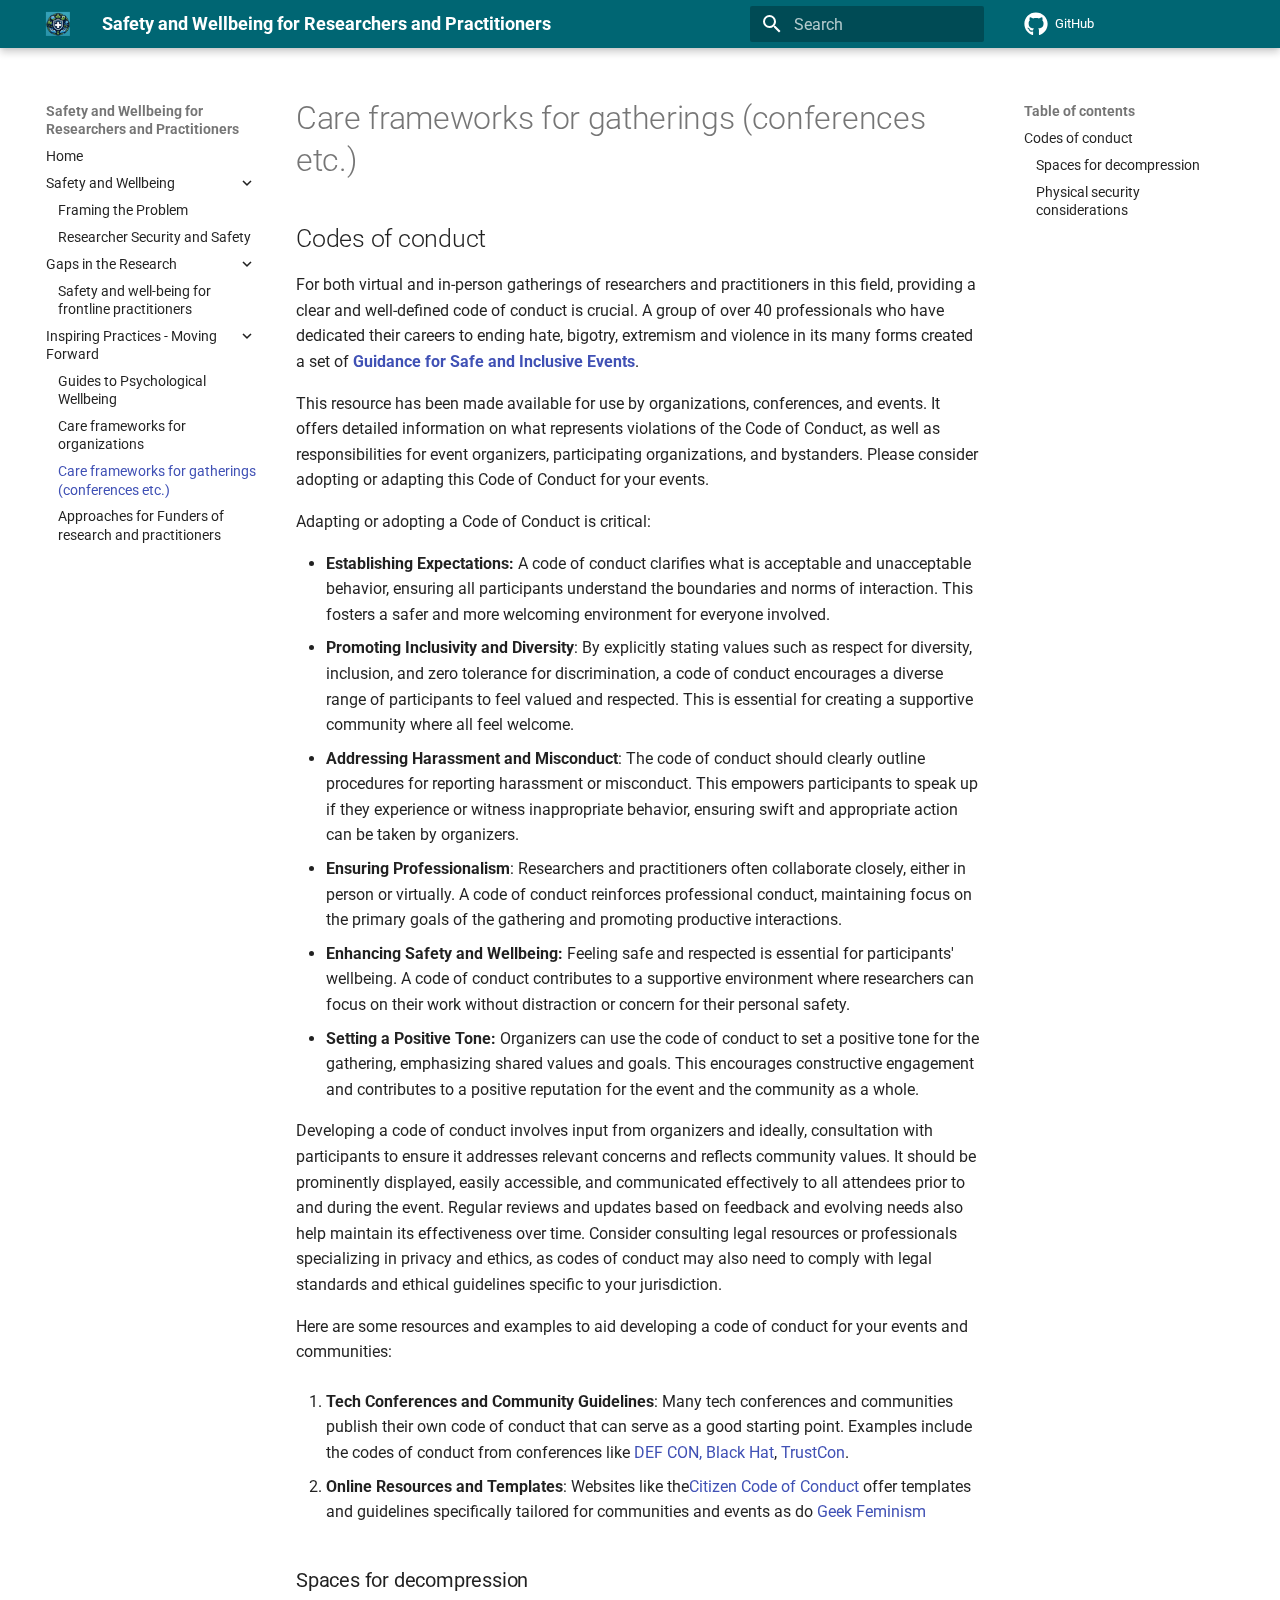
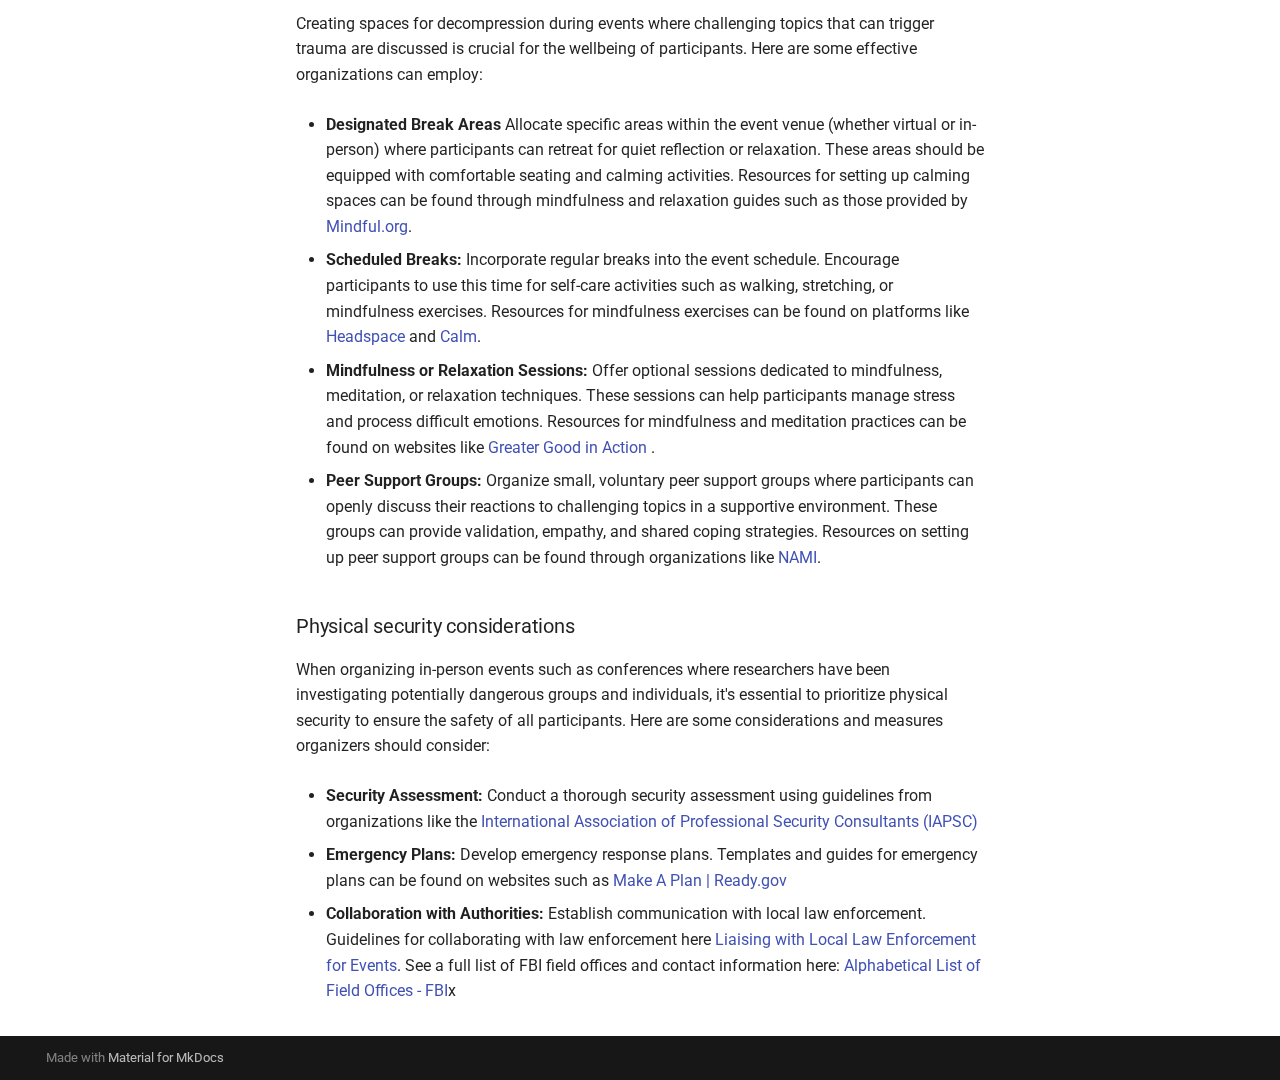
<file: Care-frameworks-for-gatherings/index.html>
<!doctype html>
<html lang="en" class="no-js">
  <head>
    
      <meta charset="utf-8">
      <meta name="viewport" content="width=device-width,initial-scale=1">
      
      
      
        <link rel="canonical" href="https://tgthorley.github.io/Safety-and-Wellbeing-for-Researchers-and-Practitioners/Care-frameworks-for-gatherings/">
      
      
        <link rel="prev" href="../Care-frameworks-for-organizations/">
      
      
        <link rel="next" href="../Approaches-for-Funders-of-research-and-practitioners/">
      
      
      <link rel="icon" href="../images/logo.png">
      <meta name="generator" content="mkdocs-1.6.1, mkdocs-material-9.6.11">
    
    
      
        <title>Care frameworks for gatherings (conferences etc.) - Safety and Wellbeing for Researchers and Practitioners</title>
      
    
    
      <link rel="stylesheet" href="../assets/stylesheets/main.4af4bdda.min.css">
      
        
        <link rel="stylesheet" href="../assets/stylesheets/palette.06af60db.min.css">
      
      


    
    
      
    
    
      
        
        
        <link rel="preconnect" href="https://fonts.gstatic.com" crossorigin>
        <link rel="stylesheet" href="https://fonts.googleapis.com/css?family=Roboto:300,300i,400,400i,700,700i%7CRoboto+Mono:400,400i,700,700i&display=fallback">
        <style>:root{--md-text-font:"Roboto";--md-code-font:"Roboto Mono"}</style>
      
    
    
      <link rel="stylesheet" href="../stylesheets/style.css">
    
    <script>__md_scope=new URL("..",location),__md_hash=e=>[...e].reduce(((e,_)=>(e<<5)-e+_.charCodeAt(0)),0),__md_get=(e,_=localStorage,t=__md_scope)=>JSON.parse(_.getItem(t.pathname+"."+e)),__md_set=(e,_,t=localStorage,a=__md_scope)=>{try{t.setItem(a.pathname+"."+e,JSON.stringify(_))}catch(e){}}</script>
    
      

    
    
    
  </head>
  
  
    
    
    
    
    
    <body dir="ltr" data-md-color-scheme="eradicate-hate" data-md-color-primary="indigo" data-md-color-accent="indigo">
  
    
    <input class="md-toggle" data-md-toggle="drawer" type="checkbox" id="__drawer" autocomplete="off">
    <input class="md-toggle" data-md-toggle="search" type="checkbox" id="__search" autocomplete="off">
    <label class="md-overlay" for="__drawer"></label>
    <div data-md-component="skip">
      
        
        <a href="#codes-of-conduct" class="md-skip">
          Skip to content
        </a>
      
    </div>
    <div data-md-component="announce">
      
    </div>
    
    
      

  

<header class="md-header md-header--shadow" data-md-component="header">
  <nav class="md-header__inner md-grid" aria-label="Header">
    <a href=".." title="Safety and Wellbeing for Researchers and Practitioners" class="md-header__button md-logo" aria-label="Safety and Wellbeing for Researchers and Practitioners" data-md-component="logo">
      
  <img src="../images/logo.png" alt="logo">

    </a>
    <label class="md-header__button md-icon" for="__drawer">
      
      <svg xmlns="http://www.w3.org/2000/svg" viewBox="0 0 24 24"><path d="M3 6h18v2H3zm0 5h18v2H3zm0 5h18v2H3z"/></svg>
    </label>
    <div class="md-header__title" data-md-component="header-title">
      <div class="md-header__ellipsis">
        <div class="md-header__topic">
          <span class="md-ellipsis">
            Safety and Wellbeing for Researchers and Practitioners
          </span>
        </div>
        <div class="md-header__topic" data-md-component="header-topic">
          <span class="md-ellipsis">
            
              Care frameworks for gatherings (conferences etc.)
            
          </span>
        </div>
      </div>
    </div>
    
      
    
    
    
    
      
      
        <label class="md-header__button md-icon" for="__search">
          
          <svg xmlns="http://www.w3.org/2000/svg" viewBox="0 0 24 24"><path d="M9.5 3A6.5 6.5 0 0 1 16 9.5c0 1.61-.59 3.09-1.56 4.23l.27.27h.79l5 5-1.5 1.5-5-5v-.79l-.27-.27A6.52 6.52 0 0 1 9.5 16 6.5 6.5 0 0 1 3 9.5 6.5 6.5 0 0 1 9.5 3m0 2C7 5 5 7 5 9.5S7 14 9.5 14 14 12 14 9.5 12 5 9.5 5"/></svg>
        </label>
        <div class="md-search" data-md-component="search" role="dialog">
  <label class="md-search__overlay" for="__search"></label>
  <div class="md-search__inner" role="search">
    <form class="md-search__form" name="search">
      <input type="text" class="md-search__input" name="query" aria-label="Search" placeholder="Search" autocapitalize="off" autocorrect="off" autocomplete="off" spellcheck="false" data-md-component="search-query" required>
      <label class="md-search__icon md-icon" for="__search">
        
        <svg xmlns="http://www.w3.org/2000/svg" viewBox="0 0 24 24"><path d="M9.5 3A6.5 6.5 0 0 1 16 9.5c0 1.61-.59 3.09-1.56 4.23l.27.27h.79l5 5-1.5 1.5-5-5v-.79l-.27-.27A6.52 6.52 0 0 1 9.5 16 6.5 6.5 0 0 1 3 9.5 6.5 6.5 0 0 1 9.5 3m0 2C7 5 5 7 5 9.5S7 14 9.5 14 14 12 14 9.5 12 5 9.5 5"/></svg>
        
        <svg xmlns="http://www.w3.org/2000/svg" viewBox="0 0 24 24"><path d="M20 11v2H8l5.5 5.5-1.42 1.42L4.16 12l7.92-7.92L13.5 5.5 8 11z"/></svg>
      </label>
      <nav class="md-search__options" aria-label="Search">
        
        <button type="reset" class="md-search__icon md-icon" title="Clear" aria-label="Clear" tabindex="-1">
          
          <svg xmlns="http://www.w3.org/2000/svg" viewBox="0 0 24 24"><path d="M19 6.41 17.59 5 12 10.59 6.41 5 5 6.41 10.59 12 5 17.59 6.41 19 12 13.41 17.59 19 19 17.59 13.41 12z"/></svg>
        </button>
      </nav>
      
    </form>
    <div class="md-search__output">
      <div class="md-search__scrollwrap" tabindex="0" data-md-scrollfix>
        <div class="md-search-result" data-md-component="search-result">
          <div class="md-search-result__meta">
            Initializing search
          </div>
          <ol class="md-search-result__list" role="presentation"></ol>
        </div>
      </div>
    </div>
  </div>
</div>
      
    
    
      <div class="md-header__source">
        <a href="https://github.com/tgthorley/Safety-and-Wellbeing-for-Researchers-and-Practitioners" title="Go to repository" class="md-source" data-md-component="source">
  <div class="md-source__icon md-icon">
    
    <svg xmlns="http://www.w3.org/2000/svg" viewBox="0 0 496 512"><!--! Font Awesome Free 6.7.2 by @fontawesome - https://fontawesome.com License - https://fontawesome.com/license/free (Icons: CC BY 4.0, Fonts: SIL OFL 1.1, Code: MIT License) Copyright 2024 Fonticons, Inc.--><path d="M165.9 397.4c0 2-2.3 3.6-5.2 3.6-3.3.3-5.6-1.3-5.6-3.6 0-2 2.3-3.6 5.2-3.6 3-.3 5.6 1.3 5.6 3.6m-31.1-4.5c-.7 2 1.3 4.3 4.3 4.9 2.6 1 5.6 0 6.2-2s-1.3-4.3-4.3-5.2c-2.6-.7-5.5.3-6.2 2.3m44.2-1.7c-2.9.7-4.9 2.6-4.6 4.9.3 2 2.9 3.3 5.9 2.6 2.9-.7 4.9-2.6 4.6-4.6-.3-1.9-3-3.2-5.9-2.9M244.8 8C106.1 8 0 113.3 0 252c0 110.9 69.8 205.8 169.5 239.2 12.8 2.3 17.3-5.6 17.3-12.1 0-6.2-.3-40.4-.3-61.4 0 0-70 15-84.7-29.8 0 0-11.4-29.1-27.8-36.6 0 0-22.9-15.7 1.6-15.4 0 0 24.9 2 38.6 25.8 21.9 38.6 58.6 27.5 72.9 20.9 2.3-16 8.8-27.1 16-33.7-55.9-6.2-112.3-14.3-112.3-110.5 0-27.5 7.6-41.3 23.6-58.9-2.6-6.5-11.1-33.3 2.6-67.9 20.9-6.5 69 27 69 27 20-5.6 41.5-8.5 62.8-8.5s42.8 2.9 62.8 8.5c0 0 48.1-33.6 69-27 13.7 34.7 5.2 61.4 2.6 67.9 16 17.7 25.8 31.5 25.8 58.9 0 96.5-58.9 104.2-114.8 110.5 9.2 7.9 17 22.9 17 46.4 0 33.7-.3 75.4-.3 83.6 0 6.5 4.6 14.4 17.3 12.1C428.2 457.8 496 362.9 496 252 496 113.3 383.5 8 244.8 8M97.2 352.9c-1.3 1-1 3.3.7 5.2 1.6 1.6 3.9 2.3 5.2 1 1.3-1 1-3.3-.7-5.2-1.6-1.6-3.9-2.3-5.2-1m-10.8-8.1c-.7 1.3.3 2.9 2.3 3.9 1.6 1 3.6.7 4.3-.7.7-1.3-.3-2.9-2.3-3.9-2-.6-3.6-.3-4.3.7m32.4 35.6c-1.6 1.3-1 4.3 1.3 6.2 2.3 2.3 5.2 2.6 6.5 1 1.3-1.3.7-4.3-1.3-6.2-2.2-2.3-5.2-2.6-6.5-1m-11.4-14.7c-1.6 1-1.6 3.6 0 5.9s4.3 3.3 5.6 2.3c1.6-1.3 1.6-3.9 0-6.2-1.4-2.3-4-3.3-5.6-2"/></svg>
  </div>
  <div class="md-source__repository">
    GitHub
  </div>
</a>
      </div>
    
  </nav>
  
</header>
    
    <div class="md-container" data-md-component="container">
      
      
        
          
        
      
      <main class="md-main" data-md-component="main">
        <div class="md-main__inner md-grid">
          
            
              
              <div class="md-sidebar md-sidebar--primary" data-md-component="sidebar" data-md-type="navigation" >
                <div class="md-sidebar__scrollwrap">
                  <div class="md-sidebar__inner">
                    



<nav class="md-nav md-nav--primary" aria-label="Navigation" data-md-level="0">
  <label class="md-nav__title" for="__drawer">
    <a href=".." title="Safety and Wellbeing for Researchers and Practitioners" class="md-nav__button md-logo" aria-label="Safety and Wellbeing for Researchers and Practitioners" data-md-component="logo">
      
  <img src="../images/logo.png" alt="logo">

    </a>
    Safety and Wellbeing for Researchers and Practitioners
  </label>
  
    <div class="md-nav__source">
      <a href="https://github.com/tgthorley/Safety-and-Wellbeing-for-Researchers-and-Practitioners" title="Go to repository" class="md-source" data-md-component="source">
  <div class="md-source__icon md-icon">
    
    <svg xmlns="http://www.w3.org/2000/svg" viewBox="0 0 496 512"><!--! Font Awesome Free 6.7.2 by @fontawesome - https://fontawesome.com License - https://fontawesome.com/license/free (Icons: CC BY 4.0, Fonts: SIL OFL 1.1, Code: MIT License) Copyright 2024 Fonticons, Inc.--><path d="M165.9 397.4c0 2-2.3 3.6-5.2 3.6-3.3.3-5.6-1.3-5.6-3.6 0-2 2.3-3.6 5.2-3.6 3-.3 5.6 1.3 5.6 3.6m-31.1-4.5c-.7 2 1.3 4.3 4.3 4.9 2.6 1 5.6 0 6.2-2s-1.3-4.3-4.3-5.2c-2.6-.7-5.5.3-6.2 2.3m44.2-1.7c-2.9.7-4.9 2.6-4.6 4.9.3 2 2.9 3.3 5.9 2.6 2.9-.7 4.9-2.6 4.6-4.6-.3-1.9-3-3.2-5.9-2.9M244.8 8C106.1 8 0 113.3 0 252c0 110.9 69.8 205.8 169.5 239.2 12.8 2.3 17.3-5.6 17.3-12.1 0-6.2-.3-40.4-.3-61.4 0 0-70 15-84.7-29.8 0 0-11.4-29.1-27.8-36.6 0 0-22.9-15.7 1.6-15.4 0 0 24.9 2 38.6 25.8 21.9 38.6 58.6 27.5 72.9 20.9 2.3-16 8.8-27.1 16-33.7-55.9-6.2-112.3-14.3-112.3-110.5 0-27.5 7.6-41.3 23.6-58.9-2.6-6.5-11.1-33.3 2.6-67.9 20.9-6.5 69 27 69 27 20-5.6 41.5-8.5 62.8-8.5s42.8 2.9 62.8 8.5c0 0 48.1-33.6 69-27 13.7 34.7 5.2 61.4 2.6 67.9 16 17.7 25.8 31.5 25.8 58.9 0 96.5-58.9 104.2-114.8 110.5 9.2 7.9 17 22.9 17 46.4 0 33.7-.3 75.4-.3 83.6 0 6.5 4.6 14.4 17.3 12.1C428.2 457.8 496 362.9 496 252 496 113.3 383.5 8 244.8 8M97.2 352.9c-1.3 1-1 3.3.7 5.2 1.6 1.6 3.9 2.3 5.2 1 1.3-1 1-3.3-.7-5.2-1.6-1.6-3.9-2.3-5.2-1m-10.8-8.1c-.7 1.3.3 2.9 2.3 3.9 1.6 1 3.6.7 4.3-.7.7-1.3-.3-2.9-2.3-3.9-2-.6-3.6-.3-4.3.7m32.4 35.6c-1.6 1.3-1 4.3 1.3 6.2 2.3 2.3 5.2 2.6 6.5 1 1.3-1.3.7-4.3-1.3-6.2-2.2-2.3-5.2-2.6-6.5-1m-11.4-14.7c-1.6 1-1.6 3.6 0 5.9s4.3 3.3 5.6 2.3c1.6-1.3 1.6-3.9 0-6.2-1.4-2.3-4-3.3-5.6-2"/></svg>
  </div>
  <div class="md-source__repository">
    GitHub
  </div>
</a>
    </div>
  
  <ul class="md-nav__list" data-md-scrollfix>
    
      
      
  
  
  
  
    <li class="md-nav__item">
      <a href=".." class="md-nav__link">
        
  
  
  <span class="md-ellipsis">
    Home
    
  </span>
  

      </a>
    </li>
  

    
      
      
  
  
  
  
    
    
    
    
    
    <li class="md-nav__item md-nav__item--nested">
      
        
        
          
        
        <input class="md-nav__toggle md-toggle md-toggle--indeterminate" type="checkbox" id="__nav_2" >
        
          
          <label class="md-nav__link" for="__nav_2" id="__nav_2_label" tabindex="0">
            
  
  
  <span class="md-ellipsis">
    Safety and Wellbeing
    
  </span>
  

            <span class="md-nav__icon md-icon"></span>
          </label>
        
        <nav class="md-nav" data-md-level="1" aria-labelledby="__nav_2_label" aria-expanded="false">
          <label class="md-nav__title" for="__nav_2">
            <span class="md-nav__icon md-icon"></span>
            Safety and Wellbeing
          </label>
          <ul class="md-nav__list" data-md-scrollfix>
            
              
                
  
  
  
  
    <li class="md-nav__item">
      <a href="../Framing-the-problem/" class="md-nav__link">
        
  
  
  <span class="md-ellipsis">
    Framing the Problem
    
  </span>
  

      </a>
    </li>
  

              
            
              
                
  
  
  
  
    <li class="md-nav__item">
      <a href="../Researcher-Security-and-Safety/" class="md-nav__link">
        
  
  
  <span class="md-ellipsis">
    Researcher Security and Safety
    
  </span>
  

      </a>
    </li>
  

              
            
          </ul>
        </nav>
      
    </li>
  

    
      
      
  
  
  
  
    
    
    
    
    
    <li class="md-nav__item md-nav__item--nested">
      
        
        
          
        
        <input class="md-nav__toggle md-toggle md-toggle--indeterminate" type="checkbox" id="__nav_3" >
        
          
          <label class="md-nav__link" for="__nav_3" id="__nav_3_label" tabindex="0">
            
  
  
  <span class="md-ellipsis">
    Gaps in the Research
    
  </span>
  

            <span class="md-nav__icon md-icon"></span>
          </label>
        
        <nav class="md-nav" data-md-level="1" aria-labelledby="__nav_3_label" aria-expanded="false">
          <label class="md-nav__title" for="__nav_3">
            <span class="md-nav__icon md-icon"></span>
            Gaps in the Research
          </label>
          <ul class="md-nav__list" data-md-scrollfix>
            
              
                
  
  
  
  
    <li class="md-nav__item">
      <a href="../Safety-and-well-being-for-frontline-practitioners/" class="md-nav__link">
        
  
  
  <span class="md-ellipsis">
    Safety and well-being for frontline practitioners
    
  </span>
  

      </a>
    </li>
  

              
            
          </ul>
        </nav>
      
    </li>
  

    
      
      
  
  
    
  
  
  
    
    
    
    
    
    <li class="md-nav__item md-nav__item--active md-nav__item--nested">
      
        
        
        <input class="md-nav__toggle md-toggle " type="checkbox" id="__nav_4" checked>
        
          
          <label class="md-nav__link" for="__nav_4" id="__nav_4_label" tabindex="0">
            
  
  
  <span class="md-ellipsis">
    Inspiring Practices - Moving Forward
    
  </span>
  

            <span class="md-nav__icon md-icon"></span>
          </label>
        
        <nav class="md-nav" data-md-level="1" aria-labelledby="__nav_4_label" aria-expanded="true">
          <label class="md-nav__title" for="__nav_4">
            <span class="md-nav__icon md-icon"></span>
            Inspiring Practices - Moving Forward
          </label>
          <ul class="md-nav__list" data-md-scrollfix>
            
              
                
  
  
  
  
    <li class="md-nav__item">
      <a href="../Guides-to-Psychological-Wellbeing/" class="md-nav__link">
        
  
  
  <span class="md-ellipsis">
    Guides to Psychological Wellbeing
    
  </span>
  

      </a>
    </li>
  

              
            
              
                
  
  
  
  
    <li class="md-nav__item">
      <a href="../Care-frameworks-for-organizations/" class="md-nav__link">
        
  
  
  <span class="md-ellipsis">
    Care frameworks for organizations
    
  </span>
  

      </a>
    </li>
  

              
            
              
                
  
  
    
  
  
  
    <li class="md-nav__item md-nav__item--active">
      
      <input class="md-nav__toggle md-toggle" type="checkbox" id="__toc">
      
      
      
        <label class="md-nav__link md-nav__link--active" for="__toc">
          
  
  
  <span class="md-ellipsis">
    Care frameworks for gatherings (conferences etc.)
    
  </span>
  

          <span class="md-nav__icon md-icon"></span>
        </label>
      
      <a href="./" class="md-nav__link md-nav__link--active">
        
  
  
  <span class="md-ellipsis">
    Care frameworks for gatherings (conferences etc.)
    
  </span>
  

      </a>
      
        

<nav class="md-nav md-nav--secondary" aria-label="Table of contents">
  
  
  
  
    <label class="md-nav__title" for="__toc">
      <span class="md-nav__icon md-icon"></span>
      Table of contents
    </label>
    <ul class="md-nav__list" data-md-component="toc" data-md-scrollfix>
      
        <li class="md-nav__item">
  <a href="#codes-of-conduct" class="md-nav__link">
    <span class="md-ellipsis">
      Codes of conduct
    </span>
  </a>
  
    <nav class="md-nav" aria-label="Codes of conduct">
      <ul class="md-nav__list">
        
          <li class="md-nav__item">
  <a href="#spaces-for-decompression" class="md-nav__link">
    <span class="md-ellipsis">
      Spaces for decompression
    </span>
  </a>
  
</li>
        
          <li class="md-nav__item">
  <a href="#physical-security-considerations" class="md-nav__link">
    <span class="md-ellipsis">
      Physical security considerations
    </span>
  </a>
  
</li>
        
      </ul>
    </nav>
  
</li>
      
    </ul>
  
</nav>
      
    </li>
  

              
            
              
                
  
  
  
  
    <li class="md-nav__item">
      <a href="../Approaches-for-Funders-of-research-and-practitioners/" class="md-nav__link">
        
  
  
  <span class="md-ellipsis">
    Approaches for Funders of research and practitioners
    
  </span>
  

      </a>
    </li>
  

              
            
          </ul>
        </nav>
      
    </li>
  

    
  </ul>
</nav>
                  </div>
                </div>
              </div>
            
            
              
              <div class="md-sidebar md-sidebar--secondary" data-md-component="sidebar" data-md-type="toc" >
                <div class="md-sidebar__scrollwrap">
                  <div class="md-sidebar__inner">
                    

<nav class="md-nav md-nav--secondary" aria-label="Table of contents">
  
  
  
  
    <label class="md-nav__title" for="__toc">
      <span class="md-nav__icon md-icon"></span>
      Table of contents
    </label>
    <ul class="md-nav__list" data-md-component="toc" data-md-scrollfix>
      
        <li class="md-nav__item">
  <a href="#codes-of-conduct" class="md-nav__link">
    <span class="md-ellipsis">
      Codes of conduct
    </span>
  </a>
  
    <nav class="md-nav" aria-label="Codes of conduct">
      <ul class="md-nav__list">
        
          <li class="md-nav__item">
  <a href="#spaces-for-decompression" class="md-nav__link">
    <span class="md-ellipsis">
      Spaces for decompression
    </span>
  </a>
  
</li>
        
          <li class="md-nav__item">
  <a href="#physical-security-considerations" class="md-nav__link">
    <span class="md-ellipsis">
      Physical security considerations
    </span>
  </a>
  
</li>
        
      </ul>
    </nav>
  
</li>
      
    </ul>
  
</nav>
                  </div>
                </div>
              </div>
            
          
          
            <div class="md-content" data-md-component="content">
              <article class="md-content__inner md-typeset">
                
                  


  
  


  <h1>Care frameworks for gatherings (conferences etc.)</h1>

<h2 id="codes-of-conduct">Codes of conduct</h2>
<p>For both virtual and in-person gatherings of researchers and practitioners in this field, providing a clear and well-defined code of conduct is crucial. A group of over 40 professionals who have dedicated their careers to ending hate, bigotry, extremism and violence in its many forms created a set of <a href="https://github.com/tgthorley/Safety-and-Wellbeing-for-Researchers-and-Practitioners/blob/main/docs/assets/Guidance-for-Safe-and-Inclusive-Events-An-open-resource.pdf"><strong>Guidance for Safe
and Inclusive Events</strong></a>.</p>
<p>This resource has been made available for use by organizations, conferences, and events. It offers detailed information on what represents violations of the Code of Conduct, as well as responsibilities for event organizers, participating organizations, and bystanders. Please consider adopting or adapting this Code of Conduct for your events.</p>
<p>Adapting or adopting a Code of Conduct is critical:</p>
<ul>
<li><strong>Establishing Expectations:</strong> A code of conduct clarifies what is acceptable and unacceptable behavior, ensuring all participants understand the boundaries and norms of interaction. This fosters a safer and more welcoming environment for everyone involved.</li>
<li><strong>Promoting Inclusivity and Diversity</strong>: By explicitly stating values such as respect for diversity, inclusion, and zero tolerance for discrimination, a code of conduct encourages a diverse range of participants to feel valued and respected. This is essential for creating a supportive community where all feel welcome.</li>
<li><strong>Addressing Harassment and Misconduct</strong>: The code of conduct should clearly outline procedures for reporting harassment or misconduct. This empowers participants to speak up if they experience or witness inappropriate behavior, ensuring swift and appropriate action can be taken by organizers.</li>
<li><strong>Ensuring Professionalism</strong>: Researchers and practitioners often collaborate closely, either in person or virtually. A code of conduct reinforces professional conduct, maintaining focus on the primary goals of the gathering and promoting productive interactions.</li>
<li><strong>Enhancing Safety and Wellbeing:</strong> Feeling safe and respected is essential for participants' wellbeing. A code of conduct contributes to a supportive environment where researchers can focus on their work without distraction or concern for their personal safety.</li>
<li><strong>Setting a Positive Tone:</strong> Organizers can use the code of conduct to set a positive tone for the gathering, emphasizing shared values and goals. This encourages constructive engagement and contributes to a positive reputation for the event and the community as a whole.</li>
</ul>
<p>Developing a code of conduct involves input from organizers and ideally, consultation with participants to ensure it addresses relevant concerns and reflects community values. It should be prominently displayed, easily accessible, and communicated effectively to all attendees prior to and during the event. Regular reviews and updates based on feedback and evolving needs also help maintain its effectiveness over time. Consider consulting legal resources or professionals specializing in privacy and ethics, as codes of conduct may also need to comply with legal standards and ethical guidelines specific to your jurisdiction.</p>
<p>Here are some resources and examples to aid developing a code of conduct for your events and communities:</p>
<ol>
<li>
<p><strong>Tech Conferences and Community Guidelines</strong>: Many tech conferences and communities publish their own code of conduct that can serve as a good starting point. Examples include the codes of conduct from conferences like <a href="https://defcon.org/html/links/dc-code-of-conduct.html">DEF CON, Black Hat</a>, <a href="https://www.trustcon.net/trustcon2024/code-of-conduct">TrustCon</a>.</p>
</li>
<li>
<p><strong>Online Resources and Templates</strong>: Websites like the<a href="http://citizencodeofconduct.org/">Citizen Code of Conduct</a> offer templates and guidelines specifically tailored for communities and events as do <a href="https://geekfeminism.fandom.com/wiki/Conference_anti-harassment">Geek Feminism</a></p>
</li>
</ol>
<h3 id="spaces-for-decompression">Spaces for decompression</h3>
<p>Creating spaces for decompression during events where challenging topics that can trigger trauma are discussed is crucial for the wellbeing of participants. Here are some effective organizations can employ:</p>
<ul>
<li>
<p><strong>Designated Break Areas</strong> Allocate specific areas within the event venue (whether virtual or in-person) where participants can retreat for quiet reflection or relaxation. These areas should be equipped with comfortable seating and calming activities. Resources for setting up calming spaces can be found through mindfulness and relaxation guides such as those provided by <a href="https://www.mindful.org/">Mindful.org</a>.</p>
</li>
<li>
<p><strong>Scheduled Breaks:</strong> Incorporate regular breaks into the event schedule. Encourage participants to use this time for self-care activities such as walking, stretching, or mindfulness exercises. Resources for mindfulness exercises can be found on platforms like <a href="https://www.headspace.com/">Headspace</a> and <a href="https://www.calm.com/">Calm</a>.</p>
</li>
<li>
<p><strong>Mindfulness or Relaxation Sessions:</strong> Offer optional sessions dedicated to mindfulness, meditation, or relaxation techniques. These sessions can help participants manage stress and process difficult emotions. Resources for mindfulness and meditation practices can be found on websites like <a href="https://ggia.berkeley.edu/">Greater Good in Action</a> .</p>
</li>
<li>
<p><strong>Peer Support Groups:</strong> Organize small, voluntary peer support groups where participants can openly discuss their reactions to challenging topics in a supportive environment. These groups can provide validation, empathy, and shared coping strategies. Resources on setting up peer support groups can be found through organizations like <a href="https://www.nami.org/">NAMI</a>.</p>
</li>
</ul>
<h3 id="physical-security-considerations">Physical security considerations</h3>
<p>When organizing in-person events such as conferences where researchers have been investigating potentially dangerous groups and individuals, it's essential to prioritize physical security to ensure the safety of all participants. Here are some considerations and measures organizers should consider:</p>
<ul>
<li>
<p><strong>Security Assessment:</strong> Conduct a thorough security assessment using guidelines from organizations like the <a href="https://iapsc.org/rfp-portal/rfp-examples/">International Association of Professional Security Consultants (IAPSC)</a></p>
</li>
<li>
<p><strong>Emergency Plans:</strong> Develop emergency response plans. Templates and guides for emergency plans can be found on websites such as <a href="https://www.ready.gov/plan">Make A Plan | Ready.gov</a></p>
</li>
<li>
<p><strong>Collaboration with Authorities:</strong> Establish communication with local law enforcement. Guidelines for collaborating with law enforcement here <a href="https://www.agsprotect.com/blog/liaising-law-enforcement-events">Liaising with Local Law Enforcement for Events</a>. See a full list of FBI field offices and contact information here: <a href="https://www.fbi.gov/contact-us/field-offices/@@castle.cms.querylisting/6bd7cedb14f545e3a984775195ea3d30">Alphabetical List of Field Offices - FBI</a>x</p>
</li>
</ul>












                
              </article>
            </div>
          
          
<script>var target=document.getElementById(location.hash.slice(1));target&&target.name&&(target.checked=target.name.startsWith("__tabbed_"))</script>
        </div>
        
      </main>
      
        <footer class="md-footer">
  
  <div class="md-footer-meta md-typeset">
    <div class="md-footer-meta__inner md-grid">
      <div class="md-copyright">
  
  
    Made with
    <a href="https://squidfunk.github.io/mkdocs-material/" target="_blank" rel="noopener">
      Material for MkDocs
    </a>
  
</div>
      
    </div>
  </div>
</footer>
      
    </div>
    <div class="md-dialog" data-md-component="dialog">
      <div class="md-dialog__inner md-typeset"></div>
    </div>
    
    
    
      
      <script id="__config" type="application/json">{"base": "..", "features": ["navigation.expand"], "search": "../assets/javascripts/workers/search.f8cc74c7.min.js", "tags": null, "translations": {"clipboard.copied": "Copied to clipboard", "clipboard.copy": "Copy to clipboard", "search.result.more.one": "1 more on this page", "search.result.more.other": "# more on this page", "search.result.none": "No matching documents", "search.result.one": "1 matching document", "search.result.other": "# matching documents", "search.result.placeholder": "Type to start searching", "search.result.term.missing": "Missing", "select.version": "Select version"}, "version": null}</script>
    
    
      <script src="../assets/javascripts/bundle.c8b220af.min.js"></script>
      
    
  </body>
</html>
</file>
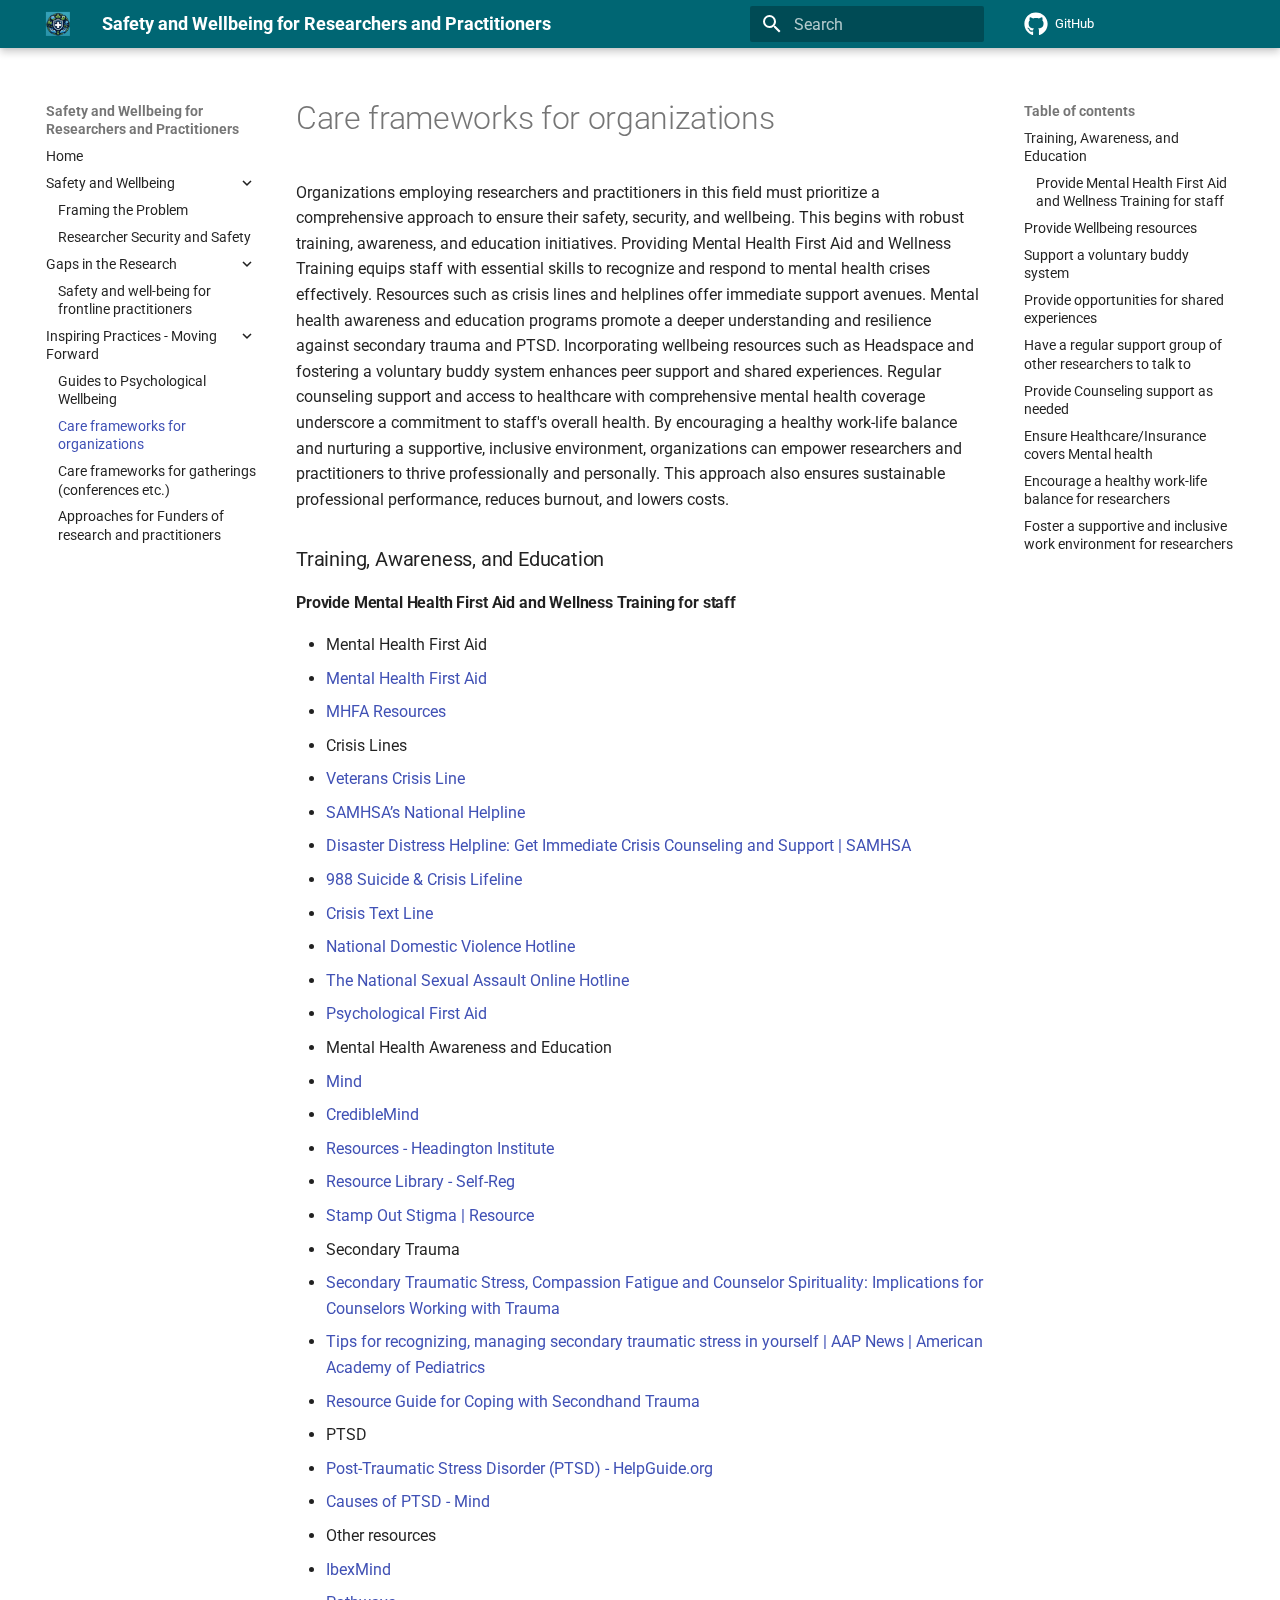
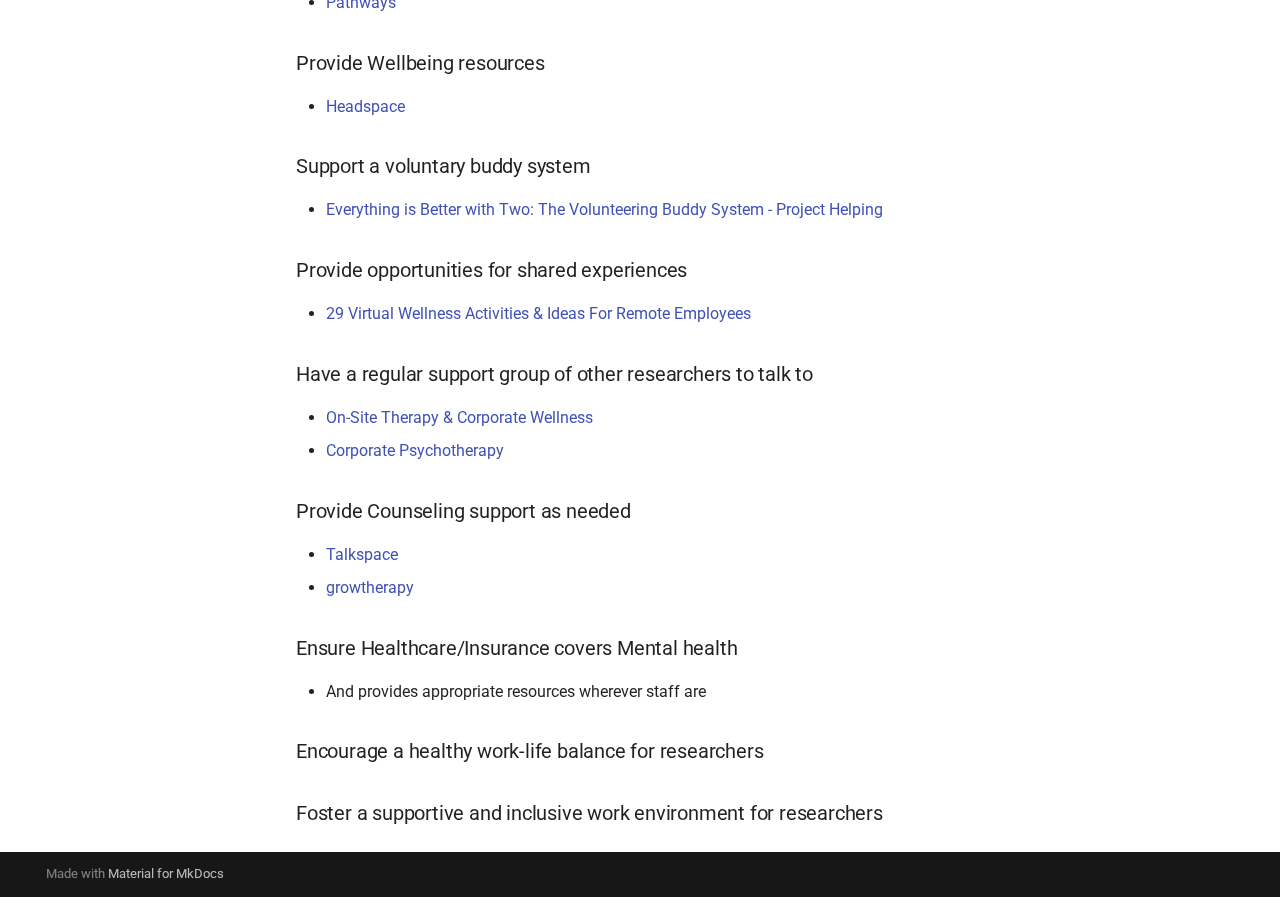
<file: Care-frameworks-for-organizations/index.html>
<!doctype html>
<html lang="en" class="no-js">
  <head>
    
      <meta charset="utf-8">
      <meta name="viewport" content="width=device-width,initial-scale=1">
      
      
      
        <link rel="canonical" href="https://tgthorley.github.io/Safety-and-Wellbeing-for-Researchers-and-Practitioners/Care-frameworks-for-organizations/">
      
      
        <link rel="prev" href="../Guides-to-Psychological-Wellbeing/">
      
      
        <link rel="next" href="../Care-frameworks-for-gatherings/">
      
      
      <link rel="icon" href="../images/logo.png">
      <meta name="generator" content="mkdocs-1.6.1, mkdocs-material-9.6.11">
    
    
      
        <title>Care frameworks for organizations - Safety and Wellbeing for Researchers and Practitioners</title>
      
    
    
      <link rel="stylesheet" href="../assets/stylesheets/main.4af4bdda.min.css">
      
        
        <link rel="stylesheet" href="../assets/stylesheets/palette.06af60db.min.css">
      
      


    
    
      
    
    
      
        
        
        <link rel="preconnect" href="https://fonts.gstatic.com" crossorigin>
        <link rel="stylesheet" href="https://fonts.googleapis.com/css?family=Roboto:300,300i,400,400i,700,700i%7CRoboto+Mono:400,400i,700,700i&display=fallback">
        <style>:root{--md-text-font:"Roboto";--md-code-font:"Roboto Mono"}</style>
      
    
    
      <link rel="stylesheet" href="../stylesheets/style.css">
    
    <script>__md_scope=new URL("..",location),__md_hash=e=>[...e].reduce(((e,_)=>(e<<5)-e+_.charCodeAt(0)),0),__md_get=(e,_=localStorage,t=__md_scope)=>JSON.parse(_.getItem(t.pathname+"."+e)),__md_set=(e,_,t=localStorage,a=__md_scope)=>{try{t.setItem(a.pathname+"."+e,JSON.stringify(_))}catch(e){}}</script>
    
      

    
    
    
  </head>
  
  
    
    
    
    
    
    <body dir="ltr" data-md-color-scheme="eradicate-hate" data-md-color-primary="indigo" data-md-color-accent="indigo">
  
    
    <input class="md-toggle" data-md-toggle="drawer" type="checkbox" id="__drawer" autocomplete="off">
    <input class="md-toggle" data-md-toggle="search" type="checkbox" id="__search" autocomplete="off">
    <label class="md-overlay" for="__drawer"></label>
    <div data-md-component="skip">
      
        
        <a href="#training-awareness-and-education" class="md-skip">
          Skip to content
        </a>
      
    </div>
    <div data-md-component="announce">
      
    </div>
    
    
      

  

<header class="md-header md-header--shadow" data-md-component="header">
  <nav class="md-header__inner md-grid" aria-label="Header">
    <a href=".." title="Safety and Wellbeing for Researchers and Practitioners" class="md-header__button md-logo" aria-label="Safety and Wellbeing for Researchers and Practitioners" data-md-component="logo">
      
  <img src="../images/logo.png" alt="logo">

    </a>
    <label class="md-header__button md-icon" for="__drawer">
      
      <svg xmlns="http://www.w3.org/2000/svg" viewBox="0 0 24 24"><path d="M3 6h18v2H3zm0 5h18v2H3zm0 5h18v2H3z"/></svg>
    </label>
    <div class="md-header__title" data-md-component="header-title">
      <div class="md-header__ellipsis">
        <div class="md-header__topic">
          <span class="md-ellipsis">
            Safety and Wellbeing for Researchers and Practitioners
          </span>
        </div>
        <div class="md-header__topic" data-md-component="header-topic">
          <span class="md-ellipsis">
            
              Care frameworks for organizations
            
          </span>
        </div>
      </div>
    </div>
    
      
    
    
    
    
      
      
        <label class="md-header__button md-icon" for="__search">
          
          <svg xmlns="http://www.w3.org/2000/svg" viewBox="0 0 24 24"><path d="M9.5 3A6.5 6.5 0 0 1 16 9.5c0 1.61-.59 3.09-1.56 4.23l.27.27h.79l5 5-1.5 1.5-5-5v-.79l-.27-.27A6.52 6.52 0 0 1 9.5 16 6.5 6.5 0 0 1 3 9.5 6.5 6.5 0 0 1 9.5 3m0 2C7 5 5 7 5 9.5S7 14 9.5 14 14 12 14 9.5 12 5 9.5 5"/></svg>
        </label>
        <div class="md-search" data-md-component="search" role="dialog">
  <label class="md-search__overlay" for="__search"></label>
  <div class="md-search__inner" role="search">
    <form class="md-search__form" name="search">
      <input type="text" class="md-search__input" name="query" aria-label="Search" placeholder="Search" autocapitalize="off" autocorrect="off" autocomplete="off" spellcheck="false" data-md-component="search-query" required>
      <label class="md-search__icon md-icon" for="__search">
        
        <svg xmlns="http://www.w3.org/2000/svg" viewBox="0 0 24 24"><path d="M9.5 3A6.5 6.5 0 0 1 16 9.5c0 1.61-.59 3.09-1.56 4.23l.27.27h.79l5 5-1.5 1.5-5-5v-.79l-.27-.27A6.52 6.52 0 0 1 9.5 16 6.5 6.5 0 0 1 3 9.5 6.5 6.5 0 0 1 9.5 3m0 2C7 5 5 7 5 9.5S7 14 9.5 14 14 12 14 9.5 12 5 9.5 5"/></svg>
        
        <svg xmlns="http://www.w3.org/2000/svg" viewBox="0 0 24 24"><path d="M20 11v2H8l5.5 5.5-1.42 1.42L4.16 12l7.92-7.92L13.5 5.5 8 11z"/></svg>
      </label>
      <nav class="md-search__options" aria-label="Search">
        
        <button type="reset" class="md-search__icon md-icon" title="Clear" aria-label="Clear" tabindex="-1">
          
          <svg xmlns="http://www.w3.org/2000/svg" viewBox="0 0 24 24"><path d="M19 6.41 17.59 5 12 10.59 6.41 5 5 6.41 10.59 12 5 17.59 6.41 19 12 13.41 17.59 19 19 17.59 13.41 12z"/></svg>
        </button>
      </nav>
      
    </form>
    <div class="md-search__output">
      <div class="md-search__scrollwrap" tabindex="0" data-md-scrollfix>
        <div class="md-search-result" data-md-component="search-result">
          <div class="md-search-result__meta">
            Initializing search
          </div>
          <ol class="md-search-result__list" role="presentation"></ol>
        </div>
      </div>
    </div>
  </div>
</div>
      
    
    
      <div class="md-header__source">
        <a href="https://github.com/tgthorley/Safety-and-Wellbeing-for-Researchers-and-Practitioners" title="Go to repository" class="md-source" data-md-component="source">
  <div class="md-source__icon md-icon">
    
    <svg xmlns="http://www.w3.org/2000/svg" viewBox="0 0 496 512"><!--! Font Awesome Free 6.7.2 by @fontawesome - https://fontawesome.com License - https://fontawesome.com/license/free (Icons: CC BY 4.0, Fonts: SIL OFL 1.1, Code: MIT License) Copyright 2024 Fonticons, Inc.--><path d="M165.9 397.4c0 2-2.3 3.6-5.2 3.6-3.3.3-5.6-1.3-5.6-3.6 0-2 2.3-3.6 5.2-3.6 3-.3 5.6 1.3 5.6 3.6m-31.1-4.5c-.7 2 1.3 4.3 4.3 4.9 2.6 1 5.6 0 6.2-2s-1.3-4.3-4.3-5.2c-2.6-.7-5.5.3-6.2 2.3m44.2-1.7c-2.9.7-4.9 2.6-4.6 4.9.3 2 2.9 3.3 5.9 2.6 2.9-.7 4.9-2.6 4.6-4.6-.3-1.9-3-3.2-5.9-2.9M244.8 8C106.1 8 0 113.3 0 252c0 110.9 69.8 205.8 169.5 239.2 12.8 2.3 17.3-5.6 17.3-12.1 0-6.2-.3-40.4-.3-61.4 0 0-70 15-84.7-29.8 0 0-11.4-29.1-27.8-36.6 0 0-22.9-15.7 1.6-15.4 0 0 24.9 2 38.6 25.8 21.9 38.6 58.6 27.5 72.9 20.9 2.3-16 8.8-27.1 16-33.7-55.9-6.2-112.3-14.3-112.3-110.5 0-27.5 7.6-41.3 23.6-58.9-2.6-6.5-11.1-33.3 2.6-67.9 20.9-6.5 69 27 69 27 20-5.6 41.5-8.5 62.8-8.5s42.8 2.9 62.8 8.5c0 0 48.1-33.6 69-27 13.7 34.7 5.2 61.4 2.6 67.9 16 17.7 25.8 31.5 25.8 58.9 0 96.5-58.9 104.2-114.8 110.5 9.2 7.9 17 22.9 17 46.4 0 33.7-.3 75.4-.3 83.6 0 6.5 4.6 14.4 17.3 12.1C428.2 457.8 496 362.9 496 252 496 113.3 383.5 8 244.8 8M97.2 352.9c-1.3 1-1 3.3.7 5.2 1.6 1.6 3.9 2.3 5.2 1 1.3-1 1-3.3-.7-5.2-1.6-1.6-3.9-2.3-5.2-1m-10.8-8.1c-.7 1.3.3 2.9 2.3 3.9 1.6 1 3.6.7 4.3-.7.7-1.3-.3-2.9-2.3-3.9-2-.6-3.6-.3-4.3.7m32.4 35.6c-1.6 1.3-1 4.3 1.3 6.2 2.3 2.3 5.2 2.6 6.5 1 1.3-1.3.7-4.3-1.3-6.2-2.2-2.3-5.2-2.6-6.5-1m-11.4-14.7c-1.6 1-1.6 3.6 0 5.9s4.3 3.3 5.6 2.3c1.6-1.3 1.6-3.9 0-6.2-1.4-2.3-4-3.3-5.6-2"/></svg>
  </div>
  <div class="md-source__repository">
    GitHub
  </div>
</a>
      </div>
    
  </nav>
  
</header>
    
    <div class="md-container" data-md-component="container">
      
      
        
          
        
      
      <main class="md-main" data-md-component="main">
        <div class="md-main__inner md-grid">
          
            
              
              <div class="md-sidebar md-sidebar--primary" data-md-component="sidebar" data-md-type="navigation" >
                <div class="md-sidebar__scrollwrap">
                  <div class="md-sidebar__inner">
                    



<nav class="md-nav md-nav--primary" aria-label="Navigation" data-md-level="0">
  <label class="md-nav__title" for="__drawer">
    <a href=".." title="Safety and Wellbeing for Researchers and Practitioners" class="md-nav__button md-logo" aria-label="Safety and Wellbeing for Researchers and Practitioners" data-md-component="logo">
      
  <img src="../images/logo.png" alt="logo">

    </a>
    Safety and Wellbeing for Researchers and Practitioners
  </label>
  
    <div class="md-nav__source">
      <a href="https://github.com/tgthorley/Safety-and-Wellbeing-for-Researchers-and-Practitioners" title="Go to repository" class="md-source" data-md-component="source">
  <div class="md-source__icon md-icon">
    
    <svg xmlns="http://www.w3.org/2000/svg" viewBox="0 0 496 512"><!--! Font Awesome Free 6.7.2 by @fontawesome - https://fontawesome.com License - https://fontawesome.com/license/free (Icons: CC BY 4.0, Fonts: SIL OFL 1.1, Code: MIT License) Copyright 2024 Fonticons, Inc.--><path d="M165.9 397.4c0 2-2.3 3.6-5.2 3.6-3.3.3-5.6-1.3-5.6-3.6 0-2 2.3-3.6 5.2-3.6 3-.3 5.6 1.3 5.6 3.6m-31.1-4.5c-.7 2 1.3 4.3 4.3 4.9 2.6 1 5.6 0 6.2-2s-1.3-4.3-4.3-5.2c-2.6-.7-5.5.3-6.2 2.3m44.2-1.7c-2.9.7-4.9 2.6-4.6 4.9.3 2 2.9 3.3 5.9 2.6 2.9-.7 4.9-2.6 4.6-4.6-.3-1.9-3-3.2-5.9-2.9M244.8 8C106.1 8 0 113.3 0 252c0 110.9 69.8 205.8 169.5 239.2 12.8 2.3 17.3-5.6 17.3-12.1 0-6.2-.3-40.4-.3-61.4 0 0-70 15-84.7-29.8 0 0-11.4-29.1-27.8-36.6 0 0-22.9-15.7 1.6-15.4 0 0 24.9 2 38.6 25.8 21.9 38.6 58.6 27.5 72.9 20.9 2.3-16 8.8-27.1 16-33.7-55.9-6.2-112.3-14.3-112.3-110.5 0-27.5 7.6-41.3 23.6-58.9-2.6-6.5-11.1-33.3 2.6-67.9 20.9-6.5 69 27 69 27 20-5.6 41.5-8.5 62.8-8.5s42.8 2.9 62.8 8.5c0 0 48.1-33.6 69-27 13.7 34.7 5.2 61.4 2.6 67.9 16 17.7 25.8 31.5 25.8 58.9 0 96.5-58.9 104.2-114.8 110.5 9.2 7.9 17 22.9 17 46.4 0 33.7-.3 75.4-.3 83.6 0 6.5 4.6 14.4 17.3 12.1C428.2 457.8 496 362.9 496 252 496 113.3 383.5 8 244.8 8M97.2 352.9c-1.3 1-1 3.3.7 5.2 1.6 1.6 3.9 2.3 5.2 1 1.3-1 1-3.3-.7-5.2-1.6-1.6-3.9-2.3-5.2-1m-10.8-8.1c-.7 1.3.3 2.9 2.3 3.9 1.6 1 3.6.7 4.3-.7.7-1.3-.3-2.9-2.3-3.9-2-.6-3.6-.3-4.3.7m32.4 35.6c-1.6 1.3-1 4.3 1.3 6.2 2.3 2.3 5.2 2.6 6.5 1 1.3-1.3.7-4.3-1.3-6.2-2.2-2.3-5.2-2.6-6.5-1m-11.4-14.7c-1.6 1-1.6 3.6 0 5.9s4.3 3.3 5.6 2.3c1.6-1.3 1.6-3.9 0-6.2-1.4-2.3-4-3.3-5.6-2"/></svg>
  </div>
  <div class="md-source__repository">
    GitHub
  </div>
</a>
    </div>
  
  <ul class="md-nav__list" data-md-scrollfix>
    
      
      
  
  
  
  
    <li class="md-nav__item">
      <a href=".." class="md-nav__link">
        
  
  
  <span class="md-ellipsis">
    Home
    
  </span>
  

      </a>
    </li>
  

    
      
      
  
  
  
  
    
    
    
    
    
    <li class="md-nav__item md-nav__item--nested">
      
        
        
          
        
        <input class="md-nav__toggle md-toggle md-toggle--indeterminate" type="checkbox" id="__nav_2" >
        
          
          <label class="md-nav__link" for="__nav_2" id="__nav_2_label" tabindex="0">
            
  
  
  <span class="md-ellipsis">
    Safety and Wellbeing
    
  </span>
  

            <span class="md-nav__icon md-icon"></span>
          </label>
        
        <nav class="md-nav" data-md-level="1" aria-labelledby="__nav_2_label" aria-expanded="false">
          <label class="md-nav__title" for="__nav_2">
            <span class="md-nav__icon md-icon"></span>
            Safety and Wellbeing
          </label>
          <ul class="md-nav__list" data-md-scrollfix>
            
              
                
  
  
  
  
    <li class="md-nav__item">
      <a href="../Framing-the-problem/" class="md-nav__link">
        
  
  
  <span class="md-ellipsis">
    Framing the Problem
    
  </span>
  

      </a>
    </li>
  

              
            
              
                
  
  
  
  
    <li class="md-nav__item">
      <a href="../Researcher-Security-and-Safety/" class="md-nav__link">
        
  
  
  <span class="md-ellipsis">
    Researcher Security and Safety
    
  </span>
  

      </a>
    </li>
  

              
            
          </ul>
        </nav>
      
    </li>
  

    
      
      
  
  
  
  
    
    
    
    
    
    <li class="md-nav__item md-nav__item--nested">
      
        
        
          
        
        <input class="md-nav__toggle md-toggle md-toggle--indeterminate" type="checkbox" id="__nav_3" >
        
          
          <label class="md-nav__link" for="__nav_3" id="__nav_3_label" tabindex="0">
            
  
  
  <span class="md-ellipsis">
    Gaps in the Research
    
  </span>
  

            <span class="md-nav__icon md-icon"></span>
          </label>
        
        <nav class="md-nav" data-md-level="1" aria-labelledby="__nav_3_label" aria-expanded="false">
          <label class="md-nav__title" for="__nav_3">
            <span class="md-nav__icon md-icon"></span>
            Gaps in the Research
          </label>
          <ul class="md-nav__list" data-md-scrollfix>
            
              
                
  
  
  
  
    <li class="md-nav__item">
      <a href="../Safety-and-well-being-for-frontline-practitioners/" class="md-nav__link">
        
  
  
  <span class="md-ellipsis">
    Safety and well-being for frontline practitioners
    
  </span>
  

      </a>
    </li>
  

              
            
          </ul>
        </nav>
      
    </li>
  

    
      
      
  
  
    
  
  
  
    
    
    
    
    
    <li class="md-nav__item md-nav__item--active md-nav__item--nested">
      
        
        
        <input class="md-nav__toggle md-toggle " type="checkbox" id="__nav_4" checked>
        
          
          <label class="md-nav__link" for="__nav_4" id="__nav_4_label" tabindex="0">
            
  
  
  <span class="md-ellipsis">
    Inspiring Practices - Moving Forward
    
  </span>
  

            <span class="md-nav__icon md-icon"></span>
          </label>
        
        <nav class="md-nav" data-md-level="1" aria-labelledby="__nav_4_label" aria-expanded="true">
          <label class="md-nav__title" for="__nav_4">
            <span class="md-nav__icon md-icon"></span>
            Inspiring Practices - Moving Forward
          </label>
          <ul class="md-nav__list" data-md-scrollfix>
            
              
                
  
  
  
  
    <li class="md-nav__item">
      <a href="../Guides-to-Psychological-Wellbeing/" class="md-nav__link">
        
  
  
  <span class="md-ellipsis">
    Guides to Psychological Wellbeing
    
  </span>
  

      </a>
    </li>
  

              
            
              
                
  
  
    
  
  
  
    <li class="md-nav__item md-nav__item--active">
      
      <input class="md-nav__toggle md-toggle" type="checkbox" id="__toc">
      
      
      
        <label class="md-nav__link md-nav__link--active" for="__toc">
          
  
  
  <span class="md-ellipsis">
    Care frameworks for organizations
    
  </span>
  

          <span class="md-nav__icon md-icon"></span>
        </label>
      
      <a href="./" class="md-nav__link md-nav__link--active">
        
  
  
  <span class="md-ellipsis">
    Care frameworks for organizations
    
  </span>
  

      </a>
      
        

<nav class="md-nav md-nav--secondary" aria-label="Table of contents">
  
  
  
  
    <label class="md-nav__title" for="__toc">
      <span class="md-nav__icon md-icon"></span>
      Table of contents
    </label>
    <ul class="md-nav__list" data-md-component="toc" data-md-scrollfix>
      
        <li class="md-nav__item">
  <a href="#training-awareness-and-education" class="md-nav__link">
    <span class="md-ellipsis">
      Training, Awareness, and Education
    </span>
  </a>
  
    <nav class="md-nav" aria-label="Training, Awareness, and Education">
      <ul class="md-nav__list">
        
          <li class="md-nav__item">
  <a href="#provide-mental-health-first-aid-and-wellness-training-for-staff" class="md-nav__link">
    <span class="md-ellipsis">
      Provide Mental Health First Aid and Wellness Training for staff
    </span>
  </a>
  
</li>
        
      </ul>
    </nav>
  
</li>
      
        <li class="md-nav__item">
  <a href="#provide-wellbeing-resources" class="md-nav__link">
    <span class="md-ellipsis">
      Provide Wellbeing resources
    </span>
  </a>
  
</li>
      
        <li class="md-nav__item">
  <a href="#support-a-voluntary-buddy-system" class="md-nav__link">
    <span class="md-ellipsis">
      Support a voluntary buddy system
    </span>
  </a>
  
</li>
      
        <li class="md-nav__item">
  <a href="#provide-opportunities-for-shared-experiences" class="md-nav__link">
    <span class="md-ellipsis">
      Provide opportunities for shared experiences
    </span>
  </a>
  
</li>
      
        <li class="md-nav__item">
  <a href="#have-a-regular-support-group-of-other-researchers-to-talk-to" class="md-nav__link">
    <span class="md-ellipsis">
      Have a regular support group of other researchers to talk to
    </span>
  </a>
  
</li>
      
        <li class="md-nav__item">
  <a href="#provide-counseling-support-as-needed" class="md-nav__link">
    <span class="md-ellipsis">
      Provide Counseling support as needed
    </span>
  </a>
  
</li>
      
        <li class="md-nav__item">
  <a href="#ensure-healthcareinsurance-covers-mental-health" class="md-nav__link">
    <span class="md-ellipsis">
      Ensure Healthcare/Insurance covers Mental health
    </span>
  </a>
  
</li>
      
        <li class="md-nav__item">
  <a href="#encourage-a-healthy-work-life-balance-for-researchers" class="md-nav__link">
    <span class="md-ellipsis">
      Encourage a healthy work-life balance for researchers
    </span>
  </a>
  
</li>
      
        <li class="md-nav__item">
  <a href="#foster-a-supportive-and-inclusive-work-environment-for-researchers" class="md-nav__link">
    <span class="md-ellipsis">
      Foster a supportive and inclusive work environment for researchers
    </span>
  </a>
  
</li>
      
    </ul>
  
</nav>
      
    </li>
  

              
            
              
                
  
  
  
  
    <li class="md-nav__item">
      <a href="../Care-frameworks-for-gatherings/" class="md-nav__link">
        
  
  
  <span class="md-ellipsis">
    Care frameworks for gatherings (conferences etc.)
    
  </span>
  

      </a>
    </li>
  

              
            
              
                
  
  
  
  
    <li class="md-nav__item">
      <a href="../Approaches-for-Funders-of-research-and-practitioners/" class="md-nav__link">
        
  
  
  <span class="md-ellipsis">
    Approaches for Funders of research and practitioners
    
  </span>
  

      </a>
    </li>
  

              
            
          </ul>
        </nav>
      
    </li>
  

    
  </ul>
</nav>
                  </div>
                </div>
              </div>
            
            
              
              <div class="md-sidebar md-sidebar--secondary" data-md-component="sidebar" data-md-type="toc" >
                <div class="md-sidebar__scrollwrap">
                  <div class="md-sidebar__inner">
                    

<nav class="md-nav md-nav--secondary" aria-label="Table of contents">
  
  
  
  
    <label class="md-nav__title" for="__toc">
      <span class="md-nav__icon md-icon"></span>
      Table of contents
    </label>
    <ul class="md-nav__list" data-md-component="toc" data-md-scrollfix>
      
        <li class="md-nav__item">
  <a href="#training-awareness-and-education" class="md-nav__link">
    <span class="md-ellipsis">
      Training, Awareness, and Education
    </span>
  </a>
  
    <nav class="md-nav" aria-label="Training, Awareness, and Education">
      <ul class="md-nav__list">
        
          <li class="md-nav__item">
  <a href="#provide-mental-health-first-aid-and-wellness-training-for-staff" class="md-nav__link">
    <span class="md-ellipsis">
      Provide Mental Health First Aid and Wellness Training for staff
    </span>
  </a>
  
</li>
        
      </ul>
    </nav>
  
</li>
      
        <li class="md-nav__item">
  <a href="#provide-wellbeing-resources" class="md-nav__link">
    <span class="md-ellipsis">
      Provide Wellbeing resources
    </span>
  </a>
  
</li>
      
        <li class="md-nav__item">
  <a href="#support-a-voluntary-buddy-system" class="md-nav__link">
    <span class="md-ellipsis">
      Support a voluntary buddy system
    </span>
  </a>
  
</li>
      
        <li class="md-nav__item">
  <a href="#provide-opportunities-for-shared-experiences" class="md-nav__link">
    <span class="md-ellipsis">
      Provide opportunities for shared experiences
    </span>
  </a>
  
</li>
      
        <li class="md-nav__item">
  <a href="#have-a-regular-support-group-of-other-researchers-to-talk-to" class="md-nav__link">
    <span class="md-ellipsis">
      Have a regular support group of other researchers to talk to
    </span>
  </a>
  
</li>
      
        <li class="md-nav__item">
  <a href="#provide-counseling-support-as-needed" class="md-nav__link">
    <span class="md-ellipsis">
      Provide Counseling support as needed
    </span>
  </a>
  
</li>
      
        <li class="md-nav__item">
  <a href="#ensure-healthcareinsurance-covers-mental-health" class="md-nav__link">
    <span class="md-ellipsis">
      Ensure Healthcare/Insurance covers Mental health
    </span>
  </a>
  
</li>
      
        <li class="md-nav__item">
  <a href="#encourage-a-healthy-work-life-balance-for-researchers" class="md-nav__link">
    <span class="md-ellipsis">
      Encourage a healthy work-life balance for researchers
    </span>
  </a>
  
</li>
      
        <li class="md-nav__item">
  <a href="#foster-a-supportive-and-inclusive-work-environment-for-researchers" class="md-nav__link">
    <span class="md-ellipsis">
      Foster a supportive and inclusive work environment for researchers
    </span>
  </a>
  
</li>
      
    </ul>
  
</nav>
                  </div>
                </div>
              </div>
            
          
          
            <div class="md-content" data-md-component="content">
              <article class="md-content__inner md-typeset">
                
                  


  
  


  <h1>Care frameworks for organizations</h1>

<p>Organizations employing researchers and practitioners in this field must prioritize a comprehensive approach to ensure their safety, security, and wellbeing. This begins with robust training, awareness, and education initiatives. Providing Mental Health First Aid and Wellness Training equips staff with essential skills to recognize and respond to mental health crises effectively. Resources such as crisis lines and helplines offer immediate support avenues. Mental health awareness and education programs promote a deeper understanding and resilience against secondary trauma and PTSD. Incorporating wellbeing resources such as Headspace and fostering a voluntary buddy system enhances peer support and shared experiences. Regular counseling support and access to healthcare with comprehensive mental health coverage underscore a commitment to staff's overall health. By encouraging a healthy work-life balance and nurturing a supportive, inclusive environment, organizations can empower researchers and practitioners to thrive professionally and personally. This approach also ensures sustainable professional performance, reduces burnout, and lowers costs.</p>
<h3 id="training-awareness-and-education">Training, Awareness, and Education</h3>
<h4 id="provide-mental-health-first-aid-and-wellness-training-for-staff">Provide Mental Health First Aid and Wellness Training for staff</h4>
<ul>
<li>Mental Health First Aid</li>
<li><a href="https://www.mentalhealthfirstaid.org/">Mental Health First Aid</a></li>
<li><a href="https://d3pg1c2bhy6429.cloudfront.net/109603/85MWT6h-z3Ep9M0bfXmjE1JushSoKUpJUzH4Akwd/story_content/external_files/mental-health-first-aid-resources%20(1)_R.PDF">MHFA Resources</a></li>
<li>Crisis Lines</li>
<li><a href="https://www.veteranscrisisline.net/">Veterans Crisis Line</a></li>
<li><a href="https://www.samhsa.gov/find-help/national-helpline">SAMHSA’s National Helpline</a></li>
<li><a href="https://www.samhsa.gov/find-help/disaster-distress-helpline">Disaster Distress Helpline: Get Immediate Crisis Counseling and Support | SAMHSA</a></li>
<li><a href="https://988lifeline.org/">988 Suicide &amp; Crisis Lifeline</a></li>
<li><a href="https://www.crisistextline.org/">Crisis Text Line</a></li>
<li><a href="https://www.thehotline.org">National Domestic Violence Hotline</a></li>
<li><a href="https://hotline.rainn.org/online">The National Sexual Assault Online Hotline</a></li>
<li><a href="https://www.nctsn.org/sites/default/files/resources/pfa_field_operations_guide.pdf">Psychological First Aid</a></li>
<li>Mental Health Awareness and Education</li>
<li><a href="https://www.mind.org.uk/">Mind</a></li>
<li><a href="https://wbt.crediblemind.com/">CredibleMind</a></li>
<li><a href="https://www.headington-institute.org/resources/">Resources - Headington Institute</a></li>
<li><a href="https://self-reg.ca/resource-library/">Resource Library - Self-Reg</a></li>
<li><a href="https://www.stampoutstigma.com/resources/">Stamp Out Stigma | Resource</a></li>
<li>Secondary Trauma</li>
<li><a href="https://www.counseling.org/resources/library/Selected%20Topics/Crisis/Simpson.htm">Secondary Traumatic Stress, Compassion Fatigue and Counselor Spirituality: Implications for Counselors Working with Trauma</a></li>
<li><a href="https://publications.aap.org/aapnews/news/14395">Tips for recognizing, managing secondary traumatic stress in yourself | AAP News | American Academy of Pediatrics</a></li>
<li><a href="https://socialworklicensemap.com/blog/coping-with-secondary-trauma/">Resource Guide for Coping with Secondhand Trauma</a></li>
<li>PTSD</li>
<li><a href="https://www.helpguide.org/articles/ptsd-trauma/ptsd-symptoms-self-help-treatment.htm">Post-Traumatic Stress Disorder (PTSD) - HelpGuide.org</a></li>
<li><a href="https://www.mind.org.uk/information-support/types-of-mental-health-problems/post-traumatic-stress-disorder-ptsd-and-complex-ptsd/causes/">Causes of PTSD - Mind</a></li>
<li>Other resources</li>
<li><a href="https://ibexmind.com/">IbexMind</a></li>
<li><a href="https://www.pathways.com/pathways-at-work">Pathways</a></li>
</ul>
<h3 id="provide-wellbeing-resources">Provide Wellbeing resources</h3>
<ul>
<li><a href="https://my.headspace.com/">Headspace</a></li>
</ul>
<h3 id="support-a-voluntary-buddy-system">Support a voluntary buddy system</h3>
<ul>
<li><a href="https://projecthelping.org/buddy-system/">Everything is Better with Two: The Volunteering Buddy System - Project Helping</a></li>
</ul>
<h3 id="provide-opportunities-for-shared-experiences">Provide opportunities for shared experiences</h3>
<ul>
<li><a href="https://teambuilding.com/blog/virtual-wellness">29 Virtual Wellness Activities &amp; Ideas For Remote Employees</a></li>
</ul>
<h3 id="have-a-regular-support-group-of-other-researchers-to-talk-to">Have a regular support group of other researchers to talk to</h3>
<ul>
<li><a href="https://startmywellness.com/corporate-wellness/">On-Site Therapy &amp; Corporate Wellness</a></li>
<li><a href="https://www.theacpgroup.com/">Corporate Psychotherapy</a></li>
</ul>
<h3 id="provide-counseling-support-as-needed">Provide Counseling support as needed</h3>
<ul>
<li><a href="https://try.talkspace.com/online-therapy">Talkspace</a></li>
<li><a href="https://growtherapy.com/">growtherapy</a></li>
</ul>
<h3 id="ensure-healthcareinsurance-covers-mental-health">Ensure Healthcare/Insurance covers Mental health</h3>
<ul>
<li>And provides appropriate resources wherever staff are</li>
</ul>
<h3 id="encourage-a-healthy-work-life-balance-for-researchers">Encourage a healthy work-life balance for researchers</h3>
<h3 id="foster-a-supportive-and-inclusive-work-environment-for-researchers">Foster a supportive and inclusive work environment for researchers</h3>












                
              </article>
            </div>
          
          
<script>var target=document.getElementById(location.hash.slice(1));target&&target.name&&(target.checked=target.name.startsWith("__tabbed_"))</script>
        </div>
        
      </main>
      
        <footer class="md-footer">
  
  <div class="md-footer-meta md-typeset">
    <div class="md-footer-meta__inner md-grid">
      <div class="md-copyright">
  
  
    Made with
    <a href="https://squidfunk.github.io/mkdocs-material/" target="_blank" rel="noopener">
      Material for MkDocs
    </a>
  
</div>
      
    </div>
  </div>
</footer>
      
    </div>
    <div class="md-dialog" data-md-component="dialog">
      <div class="md-dialog__inner md-typeset"></div>
    </div>
    
    
    
      
      <script id="__config" type="application/json">{"base": "..", "features": ["navigation.expand"], "search": "../assets/javascripts/workers/search.f8cc74c7.min.js", "tags": null, "translations": {"clipboard.copied": "Copied to clipboard", "clipboard.copy": "Copy to clipboard", "search.result.more.one": "1 more on this page", "search.result.more.other": "# more on this page", "search.result.none": "No matching documents", "search.result.one": "1 matching document", "search.result.other": "# matching documents", "search.result.placeholder": "Type to start searching", "search.result.term.missing": "Missing", "select.version": "Select version"}, "version": null}</script>
    
    
      <script src="../assets/javascripts/bundle.c8b220af.min.js"></script>
      
    
  </body>
</html>
</file>
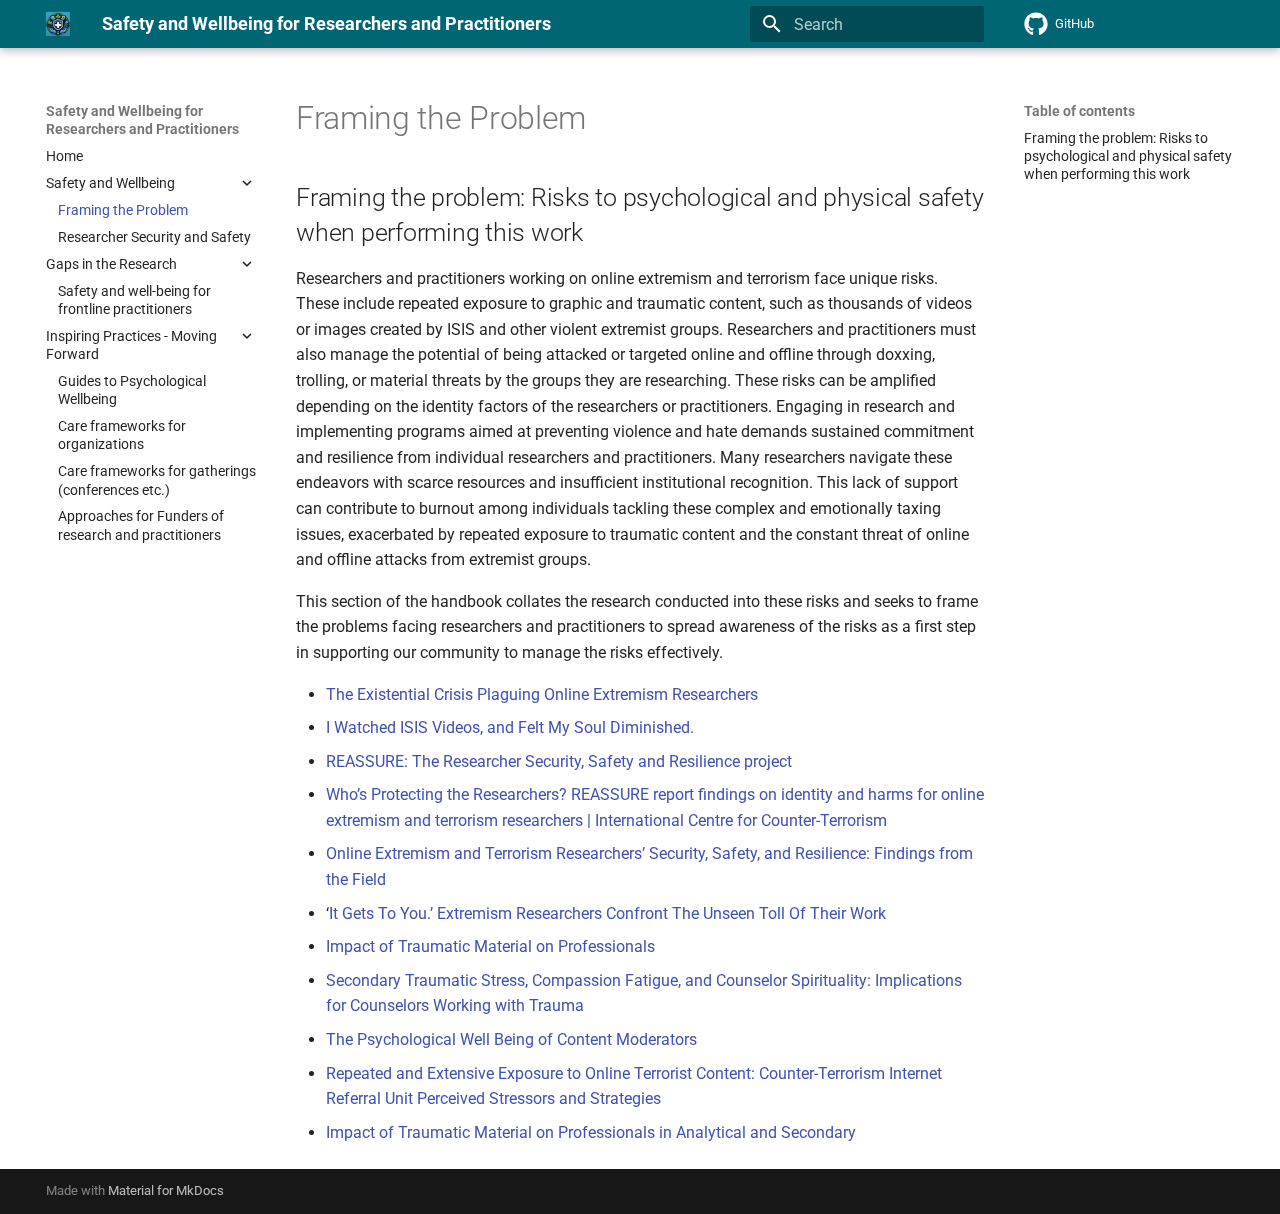
<file: Framing-the-problem/index.html>
<!doctype html>
<html lang="en" class="no-js">
  <head>
    
      <meta charset="utf-8">
      <meta name="viewport" content="width=device-width,initial-scale=1">
      
      
      
        <link rel="canonical" href="https://tgthorley.github.io/Safety-and-Wellbeing-for-Researchers-and-Practitioners/Framing-the-problem/">
      
      
        <link rel="prev" href="..">
      
      
        <link rel="next" href="../Researcher-Security-and-Safety/">
      
      
      <link rel="icon" href="../images/logo.png">
      <meta name="generator" content="mkdocs-1.6.1, mkdocs-material-9.6.11">
    
    
      
        <title>Framing the Problem - Safety and Wellbeing for Researchers and Practitioners</title>
      
    
    
      <link rel="stylesheet" href="../assets/stylesheets/main.4af4bdda.min.css">
      
        
        <link rel="stylesheet" href="../assets/stylesheets/palette.06af60db.min.css">
      
      


    
    
      
    
    
      
        
        
        <link rel="preconnect" href="https://fonts.gstatic.com" crossorigin>
        <link rel="stylesheet" href="https://fonts.googleapis.com/css?family=Roboto:300,300i,400,400i,700,700i%7CRoboto+Mono:400,400i,700,700i&display=fallback">
        <style>:root{--md-text-font:"Roboto";--md-code-font:"Roboto Mono"}</style>
      
    
    
      <link rel="stylesheet" href="../stylesheets/style.css">
    
    <script>__md_scope=new URL("..",location),__md_hash=e=>[...e].reduce(((e,_)=>(e<<5)-e+_.charCodeAt(0)),0),__md_get=(e,_=localStorage,t=__md_scope)=>JSON.parse(_.getItem(t.pathname+"."+e)),__md_set=(e,_,t=localStorage,a=__md_scope)=>{try{t.setItem(a.pathname+"."+e,JSON.stringify(_))}catch(e){}}</script>
    
      

    
    
    
  </head>
  
  
    
    
    
    
    
    <body dir="ltr" data-md-color-scheme="eradicate-hate" data-md-color-primary="indigo" data-md-color-accent="indigo">
  
    
    <input class="md-toggle" data-md-toggle="drawer" type="checkbox" id="__drawer" autocomplete="off">
    <input class="md-toggle" data-md-toggle="search" type="checkbox" id="__search" autocomplete="off">
    <label class="md-overlay" for="__drawer"></label>
    <div data-md-component="skip">
      
        
        <a href="#framing-the-problem-risks-to-psychological-and-physical-safety-when-performing-this-work" class="md-skip">
          Skip to content
        </a>
      
    </div>
    <div data-md-component="announce">
      
    </div>
    
    
      

  

<header class="md-header md-header--shadow" data-md-component="header">
  <nav class="md-header__inner md-grid" aria-label="Header">
    <a href=".." title="Safety and Wellbeing for Researchers and Practitioners" class="md-header__button md-logo" aria-label="Safety and Wellbeing for Researchers and Practitioners" data-md-component="logo">
      
  <img src="../images/logo.png" alt="logo">

    </a>
    <label class="md-header__button md-icon" for="__drawer">
      
      <svg xmlns="http://www.w3.org/2000/svg" viewBox="0 0 24 24"><path d="M3 6h18v2H3zm0 5h18v2H3zm0 5h18v2H3z"/></svg>
    </label>
    <div class="md-header__title" data-md-component="header-title">
      <div class="md-header__ellipsis">
        <div class="md-header__topic">
          <span class="md-ellipsis">
            Safety and Wellbeing for Researchers and Practitioners
          </span>
        </div>
        <div class="md-header__topic" data-md-component="header-topic">
          <span class="md-ellipsis">
            
              Framing the Problem
            
          </span>
        </div>
      </div>
    </div>
    
      
    
    
    
    
      
      
        <label class="md-header__button md-icon" for="__search">
          
          <svg xmlns="http://www.w3.org/2000/svg" viewBox="0 0 24 24"><path d="M9.5 3A6.5 6.5 0 0 1 16 9.5c0 1.61-.59 3.09-1.56 4.23l.27.27h.79l5 5-1.5 1.5-5-5v-.79l-.27-.27A6.52 6.52 0 0 1 9.5 16 6.5 6.5 0 0 1 3 9.5 6.5 6.5 0 0 1 9.5 3m0 2C7 5 5 7 5 9.5S7 14 9.5 14 14 12 14 9.5 12 5 9.5 5"/></svg>
        </label>
        <div class="md-search" data-md-component="search" role="dialog">
  <label class="md-search__overlay" for="__search"></label>
  <div class="md-search__inner" role="search">
    <form class="md-search__form" name="search">
      <input type="text" class="md-search__input" name="query" aria-label="Search" placeholder="Search" autocapitalize="off" autocorrect="off" autocomplete="off" spellcheck="false" data-md-component="search-query" required>
      <label class="md-search__icon md-icon" for="__search">
        
        <svg xmlns="http://www.w3.org/2000/svg" viewBox="0 0 24 24"><path d="M9.5 3A6.5 6.5 0 0 1 16 9.5c0 1.61-.59 3.09-1.56 4.23l.27.27h.79l5 5-1.5 1.5-5-5v-.79l-.27-.27A6.52 6.52 0 0 1 9.5 16 6.5 6.5 0 0 1 3 9.5 6.5 6.5 0 0 1 9.5 3m0 2C7 5 5 7 5 9.5S7 14 9.5 14 14 12 14 9.5 12 5 9.5 5"/></svg>
        
        <svg xmlns="http://www.w3.org/2000/svg" viewBox="0 0 24 24"><path d="M20 11v2H8l5.5 5.5-1.42 1.42L4.16 12l7.92-7.92L13.5 5.5 8 11z"/></svg>
      </label>
      <nav class="md-search__options" aria-label="Search">
        
        <button type="reset" class="md-search__icon md-icon" title="Clear" aria-label="Clear" tabindex="-1">
          
          <svg xmlns="http://www.w3.org/2000/svg" viewBox="0 0 24 24"><path d="M19 6.41 17.59 5 12 10.59 6.41 5 5 6.41 10.59 12 5 17.59 6.41 19 12 13.41 17.59 19 19 17.59 13.41 12z"/></svg>
        </button>
      </nav>
      
    </form>
    <div class="md-search__output">
      <div class="md-search__scrollwrap" tabindex="0" data-md-scrollfix>
        <div class="md-search-result" data-md-component="search-result">
          <div class="md-search-result__meta">
            Initializing search
          </div>
          <ol class="md-search-result__list" role="presentation"></ol>
        </div>
      </div>
    </div>
  </div>
</div>
      
    
    
      <div class="md-header__source">
        <a href="https://github.com/tgthorley/Safety-and-Wellbeing-for-Researchers-and-Practitioners" title="Go to repository" class="md-source" data-md-component="source">
  <div class="md-source__icon md-icon">
    
    <svg xmlns="http://www.w3.org/2000/svg" viewBox="0 0 496 512"><!--! Font Awesome Free 6.7.2 by @fontawesome - https://fontawesome.com License - https://fontawesome.com/license/free (Icons: CC BY 4.0, Fonts: SIL OFL 1.1, Code: MIT License) Copyright 2024 Fonticons, Inc.--><path d="M165.9 397.4c0 2-2.3 3.6-5.2 3.6-3.3.3-5.6-1.3-5.6-3.6 0-2 2.3-3.6 5.2-3.6 3-.3 5.6 1.3 5.6 3.6m-31.1-4.5c-.7 2 1.3 4.3 4.3 4.9 2.6 1 5.6 0 6.2-2s-1.3-4.3-4.3-5.2c-2.6-.7-5.5.3-6.2 2.3m44.2-1.7c-2.9.7-4.9 2.6-4.6 4.9.3 2 2.9 3.3 5.9 2.6 2.9-.7 4.9-2.6 4.6-4.6-.3-1.9-3-3.2-5.9-2.9M244.8 8C106.1 8 0 113.3 0 252c0 110.9 69.8 205.8 169.5 239.2 12.8 2.3 17.3-5.6 17.3-12.1 0-6.2-.3-40.4-.3-61.4 0 0-70 15-84.7-29.8 0 0-11.4-29.1-27.8-36.6 0 0-22.9-15.7 1.6-15.4 0 0 24.9 2 38.6 25.8 21.9 38.6 58.6 27.5 72.9 20.9 2.3-16 8.8-27.1 16-33.7-55.9-6.2-112.3-14.3-112.3-110.5 0-27.5 7.6-41.3 23.6-58.9-2.6-6.5-11.1-33.3 2.6-67.9 20.9-6.5 69 27 69 27 20-5.6 41.5-8.5 62.8-8.5s42.8 2.9 62.8 8.5c0 0 48.1-33.6 69-27 13.7 34.7 5.2 61.4 2.6 67.9 16 17.7 25.8 31.5 25.8 58.9 0 96.5-58.9 104.2-114.8 110.5 9.2 7.9 17 22.9 17 46.4 0 33.7-.3 75.4-.3 83.6 0 6.5 4.6 14.4 17.3 12.1C428.2 457.8 496 362.9 496 252 496 113.3 383.5 8 244.8 8M97.2 352.9c-1.3 1-1 3.3.7 5.2 1.6 1.6 3.9 2.3 5.2 1 1.3-1 1-3.3-.7-5.2-1.6-1.6-3.9-2.3-5.2-1m-10.8-8.1c-.7 1.3.3 2.9 2.3 3.9 1.6 1 3.6.7 4.3-.7.7-1.3-.3-2.9-2.3-3.9-2-.6-3.6-.3-4.3.7m32.4 35.6c-1.6 1.3-1 4.3 1.3 6.2 2.3 2.3 5.2 2.6 6.5 1 1.3-1.3.7-4.3-1.3-6.2-2.2-2.3-5.2-2.6-6.5-1m-11.4-14.7c-1.6 1-1.6 3.6 0 5.9s4.3 3.3 5.6 2.3c1.6-1.3 1.6-3.9 0-6.2-1.4-2.3-4-3.3-5.6-2"/></svg>
  </div>
  <div class="md-source__repository">
    GitHub
  </div>
</a>
      </div>
    
  </nav>
  
</header>
    
    <div class="md-container" data-md-component="container">
      
      
        
          
        
      
      <main class="md-main" data-md-component="main">
        <div class="md-main__inner md-grid">
          
            
              
              <div class="md-sidebar md-sidebar--primary" data-md-component="sidebar" data-md-type="navigation" >
                <div class="md-sidebar__scrollwrap">
                  <div class="md-sidebar__inner">
                    



<nav class="md-nav md-nav--primary" aria-label="Navigation" data-md-level="0">
  <label class="md-nav__title" for="__drawer">
    <a href=".." title="Safety and Wellbeing for Researchers and Practitioners" class="md-nav__button md-logo" aria-label="Safety and Wellbeing for Researchers and Practitioners" data-md-component="logo">
      
  <img src="../images/logo.png" alt="logo">

    </a>
    Safety and Wellbeing for Researchers and Practitioners
  </label>
  
    <div class="md-nav__source">
      <a href="https://github.com/tgthorley/Safety-and-Wellbeing-for-Researchers-and-Practitioners" title="Go to repository" class="md-source" data-md-component="source">
  <div class="md-source__icon md-icon">
    
    <svg xmlns="http://www.w3.org/2000/svg" viewBox="0 0 496 512"><!--! Font Awesome Free 6.7.2 by @fontawesome - https://fontawesome.com License - https://fontawesome.com/license/free (Icons: CC BY 4.0, Fonts: SIL OFL 1.1, Code: MIT License) Copyright 2024 Fonticons, Inc.--><path d="M165.9 397.4c0 2-2.3 3.6-5.2 3.6-3.3.3-5.6-1.3-5.6-3.6 0-2 2.3-3.6 5.2-3.6 3-.3 5.6 1.3 5.6 3.6m-31.1-4.5c-.7 2 1.3 4.3 4.3 4.9 2.6 1 5.6 0 6.2-2s-1.3-4.3-4.3-5.2c-2.6-.7-5.5.3-6.2 2.3m44.2-1.7c-2.9.7-4.9 2.6-4.6 4.9.3 2 2.9 3.3 5.9 2.6 2.9-.7 4.9-2.6 4.6-4.6-.3-1.9-3-3.2-5.9-2.9M244.8 8C106.1 8 0 113.3 0 252c0 110.9 69.8 205.8 169.5 239.2 12.8 2.3 17.3-5.6 17.3-12.1 0-6.2-.3-40.4-.3-61.4 0 0-70 15-84.7-29.8 0 0-11.4-29.1-27.8-36.6 0 0-22.9-15.7 1.6-15.4 0 0 24.9 2 38.6 25.8 21.9 38.6 58.6 27.5 72.9 20.9 2.3-16 8.8-27.1 16-33.7-55.9-6.2-112.3-14.3-112.3-110.5 0-27.5 7.6-41.3 23.6-58.9-2.6-6.5-11.1-33.3 2.6-67.9 20.9-6.5 69 27 69 27 20-5.6 41.5-8.5 62.8-8.5s42.8 2.9 62.8 8.5c0 0 48.1-33.6 69-27 13.7 34.7 5.2 61.4 2.6 67.9 16 17.7 25.8 31.5 25.8 58.9 0 96.5-58.9 104.2-114.8 110.5 9.2 7.9 17 22.9 17 46.4 0 33.7-.3 75.4-.3 83.6 0 6.5 4.6 14.4 17.3 12.1C428.2 457.8 496 362.9 496 252 496 113.3 383.5 8 244.8 8M97.2 352.9c-1.3 1-1 3.3.7 5.2 1.6 1.6 3.9 2.3 5.2 1 1.3-1 1-3.3-.7-5.2-1.6-1.6-3.9-2.3-5.2-1m-10.8-8.1c-.7 1.3.3 2.9 2.3 3.9 1.6 1 3.6.7 4.3-.7.7-1.3-.3-2.9-2.3-3.9-2-.6-3.6-.3-4.3.7m32.4 35.6c-1.6 1.3-1 4.3 1.3 6.2 2.3 2.3 5.2 2.6 6.5 1 1.3-1.3.7-4.3-1.3-6.2-2.2-2.3-5.2-2.6-6.5-1m-11.4-14.7c-1.6 1-1.6 3.6 0 5.9s4.3 3.3 5.6 2.3c1.6-1.3 1.6-3.9 0-6.2-1.4-2.3-4-3.3-5.6-2"/></svg>
  </div>
  <div class="md-source__repository">
    GitHub
  </div>
</a>
    </div>
  
  <ul class="md-nav__list" data-md-scrollfix>
    
      
      
  
  
  
  
    <li class="md-nav__item">
      <a href=".." class="md-nav__link">
        
  
  
  <span class="md-ellipsis">
    Home
    
  </span>
  

      </a>
    </li>
  

    
      
      
  
  
    
  
  
  
    
    
    
    
    
    <li class="md-nav__item md-nav__item--active md-nav__item--nested">
      
        
        
        <input class="md-nav__toggle md-toggle " type="checkbox" id="__nav_2" checked>
        
          
          <label class="md-nav__link" for="__nav_2" id="__nav_2_label" tabindex="0">
            
  
  
  <span class="md-ellipsis">
    Safety and Wellbeing
    
  </span>
  

            <span class="md-nav__icon md-icon"></span>
          </label>
        
        <nav class="md-nav" data-md-level="1" aria-labelledby="__nav_2_label" aria-expanded="true">
          <label class="md-nav__title" for="__nav_2">
            <span class="md-nav__icon md-icon"></span>
            Safety and Wellbeing
          </label>
          <ul class="md-nav__list" data-md-scrollfix>
            
              
                
  
  
    
  
  
  
    <li class="md-nav__item md-nav__item--active">
      
      <input class="md-nav__toggle md-toggle" type="checkbox" id="__toc">
      
      
      
        <label class="md-nav__link md-nav__link--active" for="__toc">
          
  
  
  <span class="md-ellipsis">
    Framing the Problem
    
  </span>
  

          <span class="md-nav__icon md-icon"></span>
        </label>
      
      <a href="./" class="md-nav__link md-nav__link--active">
        
  
  
  <span class="md-ellipsis">
    Framing the Problem
    
  </span>
  

      </a>
      
        

<nav class="md-nav md-nav--secondary" aria-label="Table of contents">
  
  
  
  
    <label class="md-nav__title" for="__toc">
      <span class="md-nav__icon md-icon"></span>
      Table of contents
    </label>
    <ul class="md-nav__list" data-md-component="toc" data-md-scrollfix>
      
        <li class="md-nav__item">
  <a href="#framing-the-problem-risks-to-psychological-and-physical-safety-when-performing-this-work" class="md-nav__link">
    <span class="md-ellipsis">
      Framing the problem: Risks to psychological and physical safety when performing this work
    </span>
  </a>
  
</li>
      
    </ul>
  
</nav>
      
    </li>
  

              
            
              
                
  
  
  
  
    <li class="md-nav__item">
      <a href="../Researcher-Security-and-Safety/" class="md-nav__link">
        
  
  
  <span class="md-ellipsis">
    Researcher Security and Safety
    
  </span>
  

      </a>
    </li>
  

              
            
          </ul>
        </nav>
      
    </li>
  

    
      
      
  
  
  
  
    
    
    
    
    
    <li class="md-nav__item md-nav__item--nested">
      
        
        
          
        
        <input class="md-nav__toggle md-toggle md-toggle--indeterminate" type="checkbox" id="__nav_3" >
        
          
          <label class="md-nav__link" for="__nav_3" id="__nav_3_label" tabindex="0">
            
  
  
  <span class="md-ellipsis">
    Gaps in the Research
    
  </span>
  

            <span class="md-nav__icon md-icon"></span>
          </label>
        
        <nav class="md-nav" data-md-level="1" aria-labelledby="__nav_3_label" aria-expanded="false">
          <label class="md-nav__title" for="__nav_3">
            <span class="md-nav__icon md-icon"></span>
            Gaps in the Research
          </label>
          <ul class="md-nav__list" data-md-scrollfix>
            
              
                
  
  
  
  
    <li class="md-nav__item">
      <a href="../Safety-and-well-being-for-frontline-practitioners/" class="md-nav__link">
        
  
  
  <span class="md-ellipsis">
    Safety and well-being for frontline practitioners
    
  </span>
  

      </a>
    </li>
  

              
            
          </ul>
        </nav>
      
    </li>
  

    
      
      
  
  
  
  
    
    
    
    
    
    <li class="md-nav__item md-nav__item--nested">
      
        
        
          
        
        <input class="md-nav__toggle md-toggle md-toggle--indeterminate" type="checkbox" id="__nav_4" >
        
          
          <label class="md-nav__link" for="__nav_4" id="__nav_4_label" tabindex="0">
            
  
  
  <span class="md-ellipsis">
    Inspiring Practices - Moving Forward
    
  </span>
  

            <span class="md-nav__icon md-icon"></span>
          </label>
        
        <nav class="md-nav" data-md-level="1" aria-labelledby="__nav_4_label" aria-expanded="false">
          <label class="md-nav__title" for="__nav_4">
            <span class="md-nav__icon md-icon"></span>
            Inspiring Practices - Moving Forward
          </label>
          <ul class="md-nav__list" data-md-scrollfix>
            
              
                
  
  
  
  
    <li class="md-nav__item">
      <a href="../Guides-to-Psychological-Wellbeing/" class="md-nav__link">
        
  
  
  <span class="md-ellipsis">
    Guides to Psychological Wellbeing
    
  </span>
  

      </a>
    </li>
  

              
            
              
                
  
  
  
  
    <li class="md-nav__item">
      <a href="../Care-frameworks-for-organizations/" class="md-nav__link">
        
  
  
  <span class="md-ellipsis">
    Care frameworks for organizations
    
  </span>
  

      </a>
    </li>
  

              
            
              
                
  
  
  
  
    <li class="md-nav__item">
      <a href="../Care-frameworks-for-gatherings/" class="md-nav__link">
        
  
  
  <span class="md-ellipsis">
    Care frameworks for gatherings (conferences etc.)
    
  </span>
  

      </a>
    </li>
  

              
            
              
                
  
  
  
  
    <li class="md-nav__item">
      <a href="../Approaches-for-Funders-of-research-and-practitioners/" class="md-nav__link">
        
  
  
  <span class="md-ellipsis">
    Approaches for Funders of research and practitioners
    
  </span>
  

      </a>
    </li>
  

              
            
          </ul>
        </nav>
      
    </li>
  

    
  </ul>
</nav>
                  </div>
                </div>
              </div>
            
            
              
              <div class="md-sidebar md-sidebar--secondary" data-md-component="sidebar" data-md-type="toc" >
                <div class="md-sidebar__scrollwrap">
                  <div class="md-sidebar__inner">
                    

<nav class="md-nav md-nav--secondary" aria-label="Table of contents">
  
  
  
  
    <label class="md-nav__title" for="__toc">
      <span class="md-nav__icon md-icon"></span>
      Table of contents
    </label>
    <ul class="md-nav__list" data-md-component="toc" data-md-scrollfix>
      
        <li class="md-nav__item">
  <a href="#framing-the-problem-risks-to-psychological-and-physical-safety-when-performing-this-work" class="md-nav__link">
    <span class="md-ellipsis">
      Framing the problem: Risks to psychological and physical safety when performing this work
    </span>
  </a>
  
</li>
      
    </ul>
  
</nav>
                  </div>
                </div>
              </div>
            
          
          
            <div class="md-content" data-md-component="content">
              <article class="md-content__inner md-typeset">
                
                  


  
  


  <h1>Framing the Problem</h1>

<h2 id="framing-the-problem-risks-to-psychological-and-physical-safety-when-performing-this-work">Framing the problem: Risks to psychological and physical safety when performing this work</h2>
<p>Researchers and practitioners working on online extremism and terrorism face unique risks. These include repeated exposure to graphic and traumatic content, such as thousands of videos or images created by ISIS and other violent extremist groups. Researchers and practitioners must also manage the potential of being attacked or targeted online and offline through doxxing, trolling, or material threats by the groups they are researching. These risks can be amplified depending on the identity factors of the researchers or practitioners. Engaging in research and implementing programs aimed at preventing violence and hate demands sustained commitment and resilience from individual researchers and practitioners. Many researchers navigate these endeavors with scarce resources and insufficient institutional recognition. This lack of support can contribute to burnout among individuals tackling these complex and emotionally taxing issues, exacerbated by repeated exposure to traumatic content and the constant threat of online and offline attacks from extremist groups.</p>
<p>This section of the handbook collates the research conducted into these risks and seeks to frame the problems facing researchers and practitioners to spread awareness of the risks as a first step in supporting our community to manage the risks effectively.</p>
<ul>
<li><a href="https://www.wired.com/story/existential-crisis-plaguing-online-extremism-researchers/">The Existential Crisis Plaguing Online Extremism Researchers</a></li>
<li><a href="https://www.theatlantic.com/ideas/archive/2019/09/the-mental-toll-of-graphic-imagery/598663/">I Watched ISIS Videos, and Felt My Soul Diminished.</a></li>
<li><a href="https://modus-zad.de/projekte/reassure/">REASSURE: The Researcher Security, Safety and Resilience project</a></li>
<li><a href="https://www.icct.nl/publication/whos-protecting-researchers-reassure-report-findings-identity-and-harms-online">Who’s Protecting the Researchers? REASSURE report findings on identity and harms for online extremism and terrorism researchers | International Centre for Counter-Terrorism</a></li>
<li><a href="https://voxpol.eu/wp-content/uploads/2024/01/Online-Extremism-and-Terrorism-Researchers-Security-Safety-Resilience.pdf">Online Extremism and Terrorism Researchers’ Security, Safety, and Resilience: Findings from the Field</a></li>
<li>‘<a href="https://www.npr.org/2019/09/20/762430305/it-gets-to-you-extremism-researchers-confront-the-unseen-toll-of-their-work">It Gets To You.’ Extremism Researchers Confront The Unseen Toll Of Their Work</a></li>
<li><a href="https://link.springer.com/article/10.1007/s11896-022-09532-8">Impact of Traumatic Material on Professionals</a></li>
<li><a href="https://www.counseling.org/resources/library/Selected%20Topics/Crisis/Simpson.htm">Secondary Traumatic Stress, Compassion Fatigue, and Counselor Spirituality: Implications for Counselors Working with Trauma</a></li>
<li><a href="https://crowd.cs.vt.edu/wp-content/uploads/2021/02/CHI21_final__The_Psychological_Well_Being_of_Content_Moderators-2.pdf">The Psychological Well Being of Content Moderators</a></li>
<li><a href="https://dspace.lib.cranfield.ac.uk/bitstream/handle/1826/16584/Repeated_and_extensive_exposure_to_online_terrorist_content-2021.pdf?sequence=1&amp;isAllowed=y">Repeated and Extensive Exposure to Online Terrorist Content: Counter-Terrorism Internet Referral Unit Perceived Stressors and Strategies</a></li>
<li><a href="https://doi.org/10.1007/s11896-022-09532-8">Impact of Traumatic Material on Professionals in Analytical and Secondary</a></li>
</ul>












                
              </article>
            </div>
          
          
<script>var target=document.getElementById(location.hash.slice(1));target&&target.name&&(target.checked=target.name.startsWith("__tabbed_"))</script>
        </div>
        
      </main>
      
        <footer class="md-footer">
  
  <div class="md-footer-meta md-typeset">
    <div class="md-footer-meta__inner md-grid">
      <div class="md-copyright">
  
  
    Made with
    <a href="https://squidfunk.github.io/mkdocs-material/" target="_blank" rel="noopener">
      Material for MkDocs
    </a>
  
</div>
      
    </div>
  </div>
</footer>
      
    </div>
    <div class="md-dialog" data-md-component="dialog">
      <div class="md-dialog__inner md-typeset"></div>
    </div>
    
    
    
      
      <script id="__config" type="application/json">{"base": "..", "features": ["navigation.expand"], "search": "../assets/javascripts/workers/search.f8cc74c7.min.js", "tags": null, "translations": {"clipboard.copied": "Copied to clipboard", "clipboard.copy": "Copy to clipboard", "search.result.more.one": "1 more on this page", "search.result.more.other": "# more on this page", "search.result.none": "No matching documents", "search.result.one": "1 matching document", "search.result.other": "# matching documents", "search.result.placeholder": "Type to start searching", "search.result.term.missing": "Missing", "select.version": "Select version"}, "version": null}</script>
    
    
      <script src="../assets/javascripts/bundle.c8b220af.min.js"></script>
      
    
  </body>
</html>
</file>
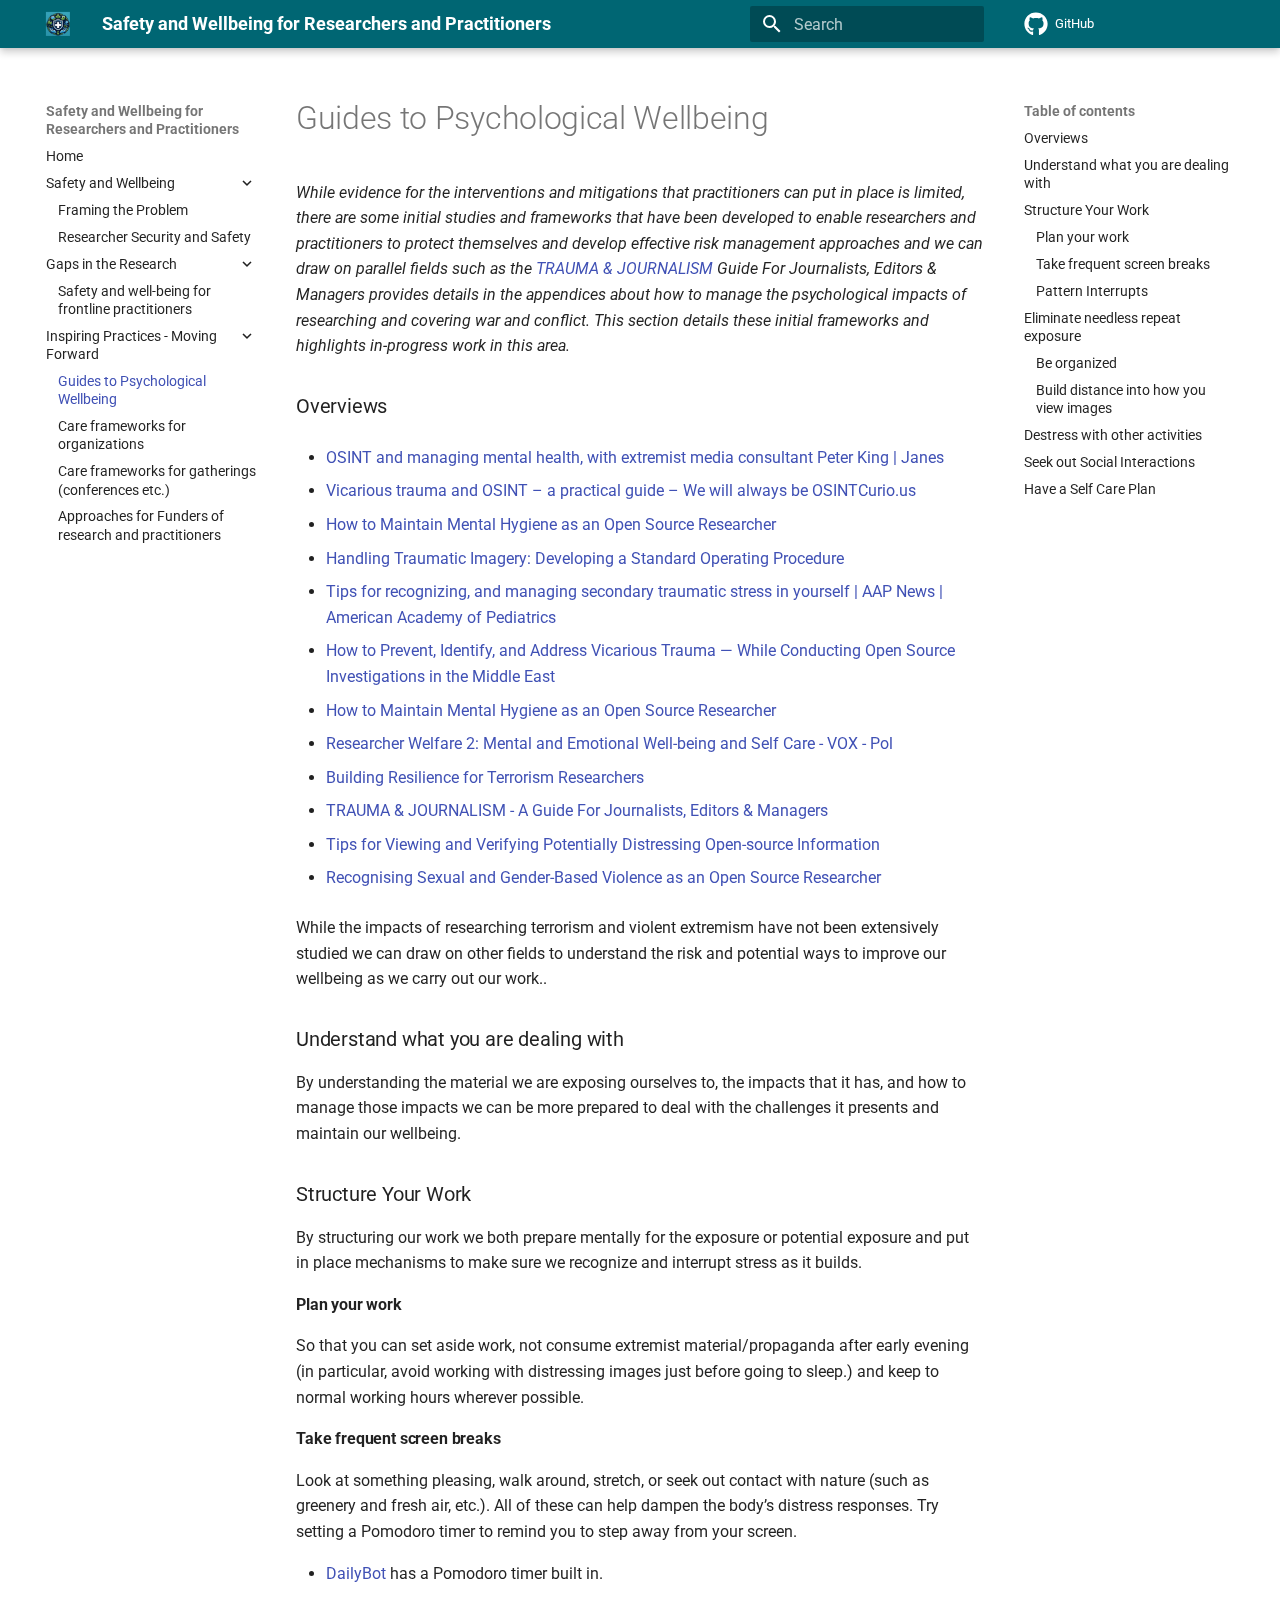
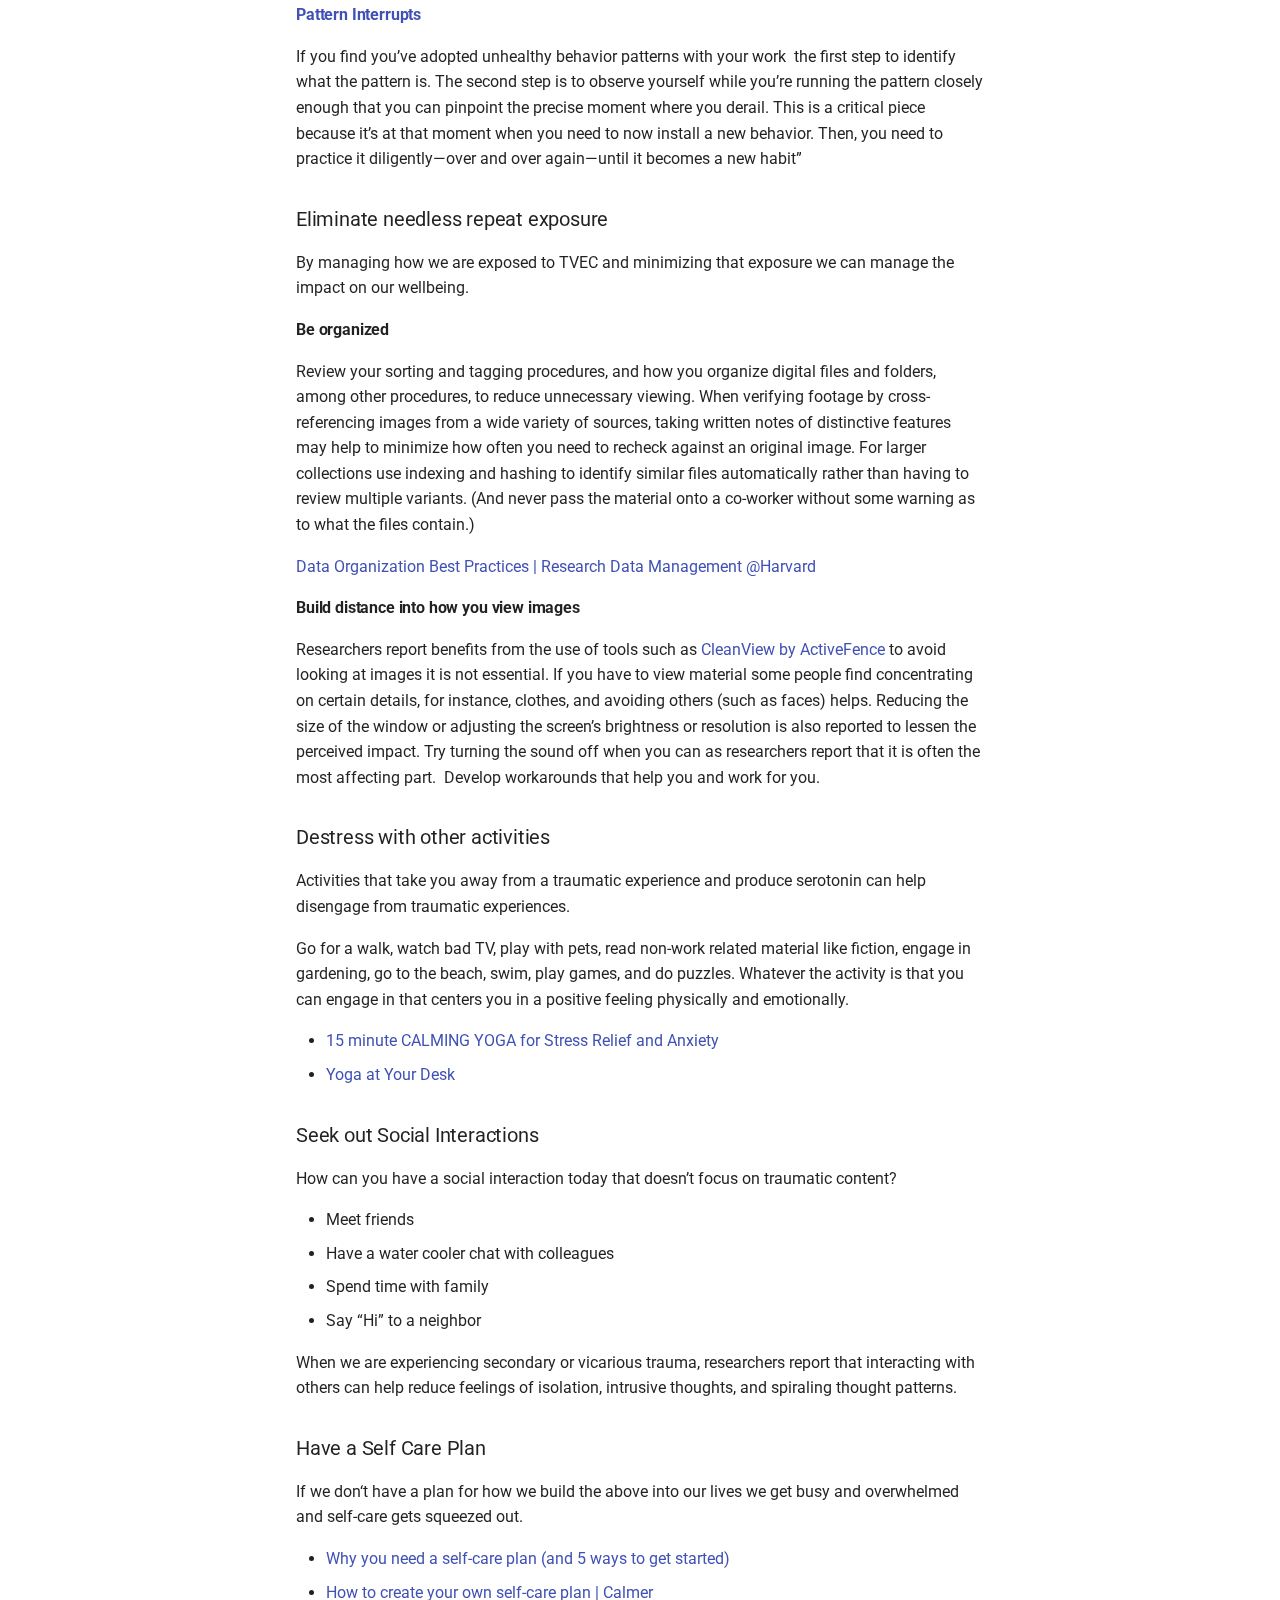
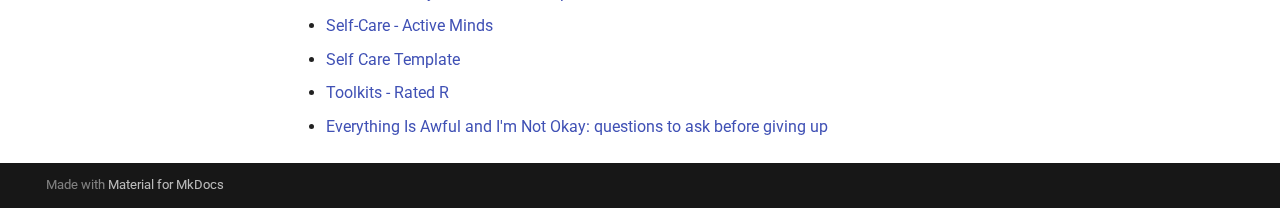
<file: Guides-to-Psychological-Wellbeing/index.html>
<!doctype html>
<html lang="en" class="no-js">
  <head>
    
      <meta charset="utf-8">
      <meta name="viewport" content="width=device-width,initial-scale=1">
      
      
      
        <link rel="canonical" href="https://tgthorley.github.io/Safety-and-Wellbeing-for-Researchers-and-Practitioners/Guides-to-Psychological-Wellbeing/">
      
      
        <link rel="prev" href="../Safety-and-well-being-for-frontline-practitioners/">
      
      
        <link rel="next" href="../Care-frameworks-for-organizations/">
      
      
      <link rel="icon" href="../images/logo.png">
      <meta name="generator" content="mkdocs-1.6.1, mkdocs-material-9.6.11">
    
    
      
        <title>Guides to Psychological Wellbeing - Safety and Wellbeing for Researchers and Practitioners</title>
      
    
    
      <link rel="stylesheet" href="../assets/stylesheets/main.4af4bdda.min.css">
      
        
        <link rel="stylesheet" href="../assets/stylesheets/palette.06af60db.min.css">
      
      


    
    
      
    
    
      
        
        
        <link rel="preconnect" href="https://fonts.gstatic.com" crossorigin>
        <link rel="stylesheet" href="https://fonts.googleapis.com/css?family=Roboto:300,300i,400,400i,700,700i%7CRoboto+Mono:400,400i,700,700i&display=fallback">
        <style>:root{--md-text-font:"Roboto";--md-code-font:"Roboto Mono"}</style>
      
    
    
      <link rel="stylesheet" href="../stylesheets/style.css">
    
    <script>__md_scope=new URL("..",location),__md_hash=e=>[...e].reduce(((e,_)=>(e<<5)-e+_.charCodeAt(0)),0),__md_get=(e,_=localStorage,t=__md_scope)=>JSON.parse(_.getItem(t.pathname+"."+e)),__md_set=(e,_,t=localStorage,a=__md_scope)=>{try{t.setItem(a.pathname+"."+e,JSON.stringify(_))}catch(e){}}</script>
    
      

    
    
    
  </head>
  
  
    
    
    
    
    
    <body dir="ltr" data-md-color-scheme="eradicate-hate" data-md-color-primary="indigo" data-md-color-accent="indigo">
  
    
    <input class="md-toggle" data-md-toggle="drawer" type="checkbox" id="__drawer" autocomplete="off">
    <input class="md-toggle" data-md-toggle="search" type="checkbox" id="__search" autocomplete="off">
    <label class="md-overlay" for="__drawer"></label>
    <div data-md-component="skip">
      
        
        <a href="#overviews" class="md-skip">
          Skip to content
        </a>
      
    </div>
    <div data-md-component="announce">
      
    </div>
    
    
      

  

<header class="md-header md-header--shadow" data-md-component="header">
  <nav class="md-header__inner md-grid" aria-label="Header">
    <a href=".." title="Safety and Wellbeing for Researchers and Practitioners" class="md-header__button md-logo" aria-label="Safety and Wellbeing for Researchers and Practitioners" data-md-component="logo">
      
  <img src="../images/logo.png" alt="logo">

    </a>
    <label class="md-header__button md-icon" for="__drawer">
      
      <svg xmlns="http://www.w3.org/2000/svg" viewBox="0 0 24 24"><path d="M3 6h18v2H3zm0 5h18v2H3zm0 5h18v2H3z"/></svg>
    </label>
    <div class="md-header__title" data-md-component="header-title">
      <div class="md-header__ellipsis">
        <div class="md-header__topic">
          <span class="md-ellipsis">
            Safety and Wellbeing for Researchers and Practitioners
          </span>
        </div>
        <div class="md-header__topic" data-md-component="header-topic">
          <span class="md-ellipsis">
            
              Guides to Psychological Wellbeing
            
          </span>
        </div>
      </div>
    </div>
    
      
    
    
    
    
      
      
        <label class="md-header__button md-icon" for="__search">
          
          <svg xmlns="http://www.w3.org/2000/svg" viewBox="0 0 24 24"><path d="M9.5 3A6.5 6.5 0 0 1 16 9.5c0 1.61-.59 3.09-1.56 4.23l.27.27h.79l5 5-1.5 1.5-5-5v-.79l-.27-.27A6.52 6.52 0 0 1 9.5 16 6.5 6.5 0 0 1 3 9.5 6.5 6.5 0 0 1 9.5 3m0 2C7 5 5 7 5 9.5S7 14 9.5 14 14 12 14 9.5 12 5 9.5 5"/></svg>
        </label>
        <div class="md-search" data-md-component="search" role="dialog">
  <label class="md-search__overlay" for="__search"></label>
  <div class="md-search__inner" role="search">
    <form class="md-search__form" name="search">
      <input type="text" class="md-search__input" name="query" aria-label="Search" placeholder="Search" autocapitalize="off" autocorrect="off" autocomplete="off" spellcheck="false" data-md-component="search-query" required>
      <label class="md-search__icon md-icon" for="__search">
        
        <svg xmlns="http://www.w3.org/2000/svg" viewBox="0 0 24 24"><path d="M9.5 3A6.5 6.5 0 0 1 16 9.5c0 1.61-.59 3.09-1.56 4.23l.27.27h.79l5 5-1.5 1.5-5-5v-.79l-.27-.27A6.52 6.52 0 0 1 9.5 16 6.5 6.5 0 0 1 3 9.5 6.5 6.5 0 0 1 9.5 3m0 2C7 5 5 7 5 9.5S7 14 9.5 14 14 12 14 9.5 12 5 9.5 5"/></svg>
        
        <svg xmlns="http://www.w3.org/2000/svg" viewBox="0 0 24 24"><path d="M20 11v2H8l5.5 5.5-1.42 1.42L4.16 12l7.92-7.92L13.5 5.5 8 11z"/></svg>
      </label>
      <nav class="md-search__options" aria-label="Search">
        
        <button type="reset" class="md-search__icon md-icon" title="Clear" aria-label="Clear" tabindex="-1">
          
          <svg xmlns="http://www.w3.org/2000/svg" viewBox="0 0 24 24"><path d="M19 6.41 17.59 5 12 10.59 6.41 5 5 6.41 10.59 12 5 17.59 6.41 19 12 13.41 17.59 19 19 17.59 13.41 12z"/></svg>
        </button>
      </nav>
      
    </form>
    <div class="md-search__output">
      <div class="md-search__scrollwrap" tabindex="0" data-md-scrollfix>
        <div class="md-search-result" data-md-component="search-result">
          <div class="md-search-result__meta">
            Initializing search
          </div>
          <ol class="md-search-result__list" role="presentation"></ol>
        </div>
      </div>
    </div>
  </div>
</div>
      
    
    
      <div class="md-header__source">
        <a href="https://github.com/tgthorley/Safety-and-Wellbeing-for-Researchers-and-Practitioners" title="Go to repository" class="md-source" data-md-component="source">
  <div class="md-source__icon md-icon">
    
    <svg xmlns="http://www.w3.org/2000/svg" viewBox="0 0 496 512"><!--! Font Awesome Free 6.7.2 by @fontawesome - https://fontawesome.com License - https://fontawesome.com/license/free (Icons: CC BY 4.0, Fonts: SIL OFL 1.1, Code: MIT License) Copyright 2024 Fonticons, Inc.--><path d="M165.9 397.4c0 2-2.3 3.6-5.2 3.6-3.3.3-5.6-1.3-5.6-3.6 0-2 2.3-3.6 5.2-3.6 3-.3 5.6 1.3 5.6 3.6m-31.1-4.5c-.7 2 1.3 4.3 4.3 4.9 2.6 1 5.6 0 6.2-2s-1.3-4.3-4.3-5.2c-2.6-.7-5.5.3-6.2 2.3m44.2-1.7c-2.9.7-4.9 2.6-4.6 4.9.3 2 2.9 3.3 5.9 2.6 2.9-.7 4.9-2.6 4.6-4.6-.3-1.9-3-3.2-5.9-2.9M244.8 8C106.1 8 0 113.3 0 252c0 110.9 69.8 205.8 169.5 239.2 12.8 2.3 17.3-5.6 17.3-12.1 0-6.2-.3-40.4-.3-61.4 0 0-70 15-84.7-29.8 0 0-11.4-29.1-27.8-36.6 0 0-22.9-15.7 1.6-15.4 0 0 24.9 2 38.6 25.8 21.9 38.6 58.6 27.5 72.9 20.9 2.3-16 8.8-27.1 16-33.7-55.9-6.2-112.3-14.3-112.3-110.5 0-27.5 7.6-41.3 23.6-58.9-2.6-6.5-11.1-33.3 2.6-67.9 20.9-6.5 69 27 69 27 20-5.6 41.5-8.5 62.8-8.5s42.8 2.9 62.8 8.5c0 0 48.1-33.6 69-27 13.7 34.7 5.2 61.4 2.6 67.9 16 17.7 25.8 31.5 25.8 58.9 0 96.5-58.9 104.2-114.8 110.5 9.2 7.9 17 22.9 17 46.4 0 33.7-.3 75.4-.3 83.6 0 6.5 4.6 14.4 17.3 12.1C428.2 457.8 496 362.9 496 252 496 113.3 383.5 8 244.8 8M97.2 352.9c-1.3 1-1 3.3.7 5.2 1.6 1.6 3.9 2.3 5.2 1 1.3-1 1-3.3-.7-5.2-1.6-1.6-3.9-2.3-5.2-1m-10.8-8.1c-.7 1.3.3 2.9 2.3 3.9 1.6 1 3.6.7 4.3-.7.7-1.3-.3-2.9-2.3-3.9-2-.6-3.6-.3-4.3.7m32.4 35.6c-1.6 1.3-1 4.3 1.3 6.2 2.3 2.3 5.2 2.6 6.5 1 1.3-1.3.7-4.3-1.3-6.2-2.2-2.3-5.2-2.6-6.5-1m-11.4-14.7c-1.6 1-1.6 3.6 0 5.9s4.3 3.3 5.6 2.3c1.6-1.3 1.6-3.9 0-6.2-1.4-2.3-4-3.3-5.6-2"/></svg>
  </div>
  <div class="md-source__repository">
    GitHub
  </div>
</a>
      </div>
    
  </nav>
  
</header>
    
    <div class="md-container" data-md-component="container">
      
      
        
          
        
      
      <main class="md-main" data-md-component="main">
        <div class="md-main__inner md-grid">
          
            
              
              <div class="md-sidebar md-sidebar--primary" data-md-component="sidebar" data-md-type="navigation" >
                <div class="md-sidebar__scrollwrap">
                  <div class="md-sidebar__inner">
                    



<nav class="md-nav md-nav--primary" aria-label="Navigation" data-md-level="0">
  <label class="md-nav__title" for="__drawer">
    <a href=".." title="Safety and Wellbeing for Researchers and Practitioners" class="md-nav__button md-logo" aria-label="Safety and Wellbeing for Researchers and Practitioners" data-md-component="logo">
      
  <img src="../images/logo.png" alt="logo">

    </a>
    Safety and Wellbeing for Researchers and Practitioners
  </label>
  
    <div class="md-nav__source">
      <a href="https://github.com/tgthorley/Safety-and-Wellbeing-for-Researchers-and-Practitioners" title="Go to repository" class="md-source" data-md-component="source">
  <div class="md-source__icon md-icon">
    
    <svg xmlns="http://www.w3.org/2000/svg" viewBox="0 0 496 512"><!--! Font Awesome Free 6.7.2 by @fontawesome - https://fontawesome.com License - https://fontawesome.com/license/free (Icons: CC BY 4.0, Fonts: SIL OFL 1.1, Code: MIT License) Copyright 2024 Fonticons, Inc.--><path d="M165.9 397.4c0 2-2.3 3.6-5.2 3.6-3.3.3-5.6-1.3-5.6-3.6 0-2 2.3-3.6 5.2-3.6 3-.3 5.6 1.3 5.6 3.6m-31.1-4.5c-.7 2 1.3 4.3 4.3 4.9 2.6 1 5.6 0 6.2-2s-1.3-4.3-4.3-5.2c-2.6-.7-5.5.3-6.2 2.3m44.2-1.7c-2.9.7-4.9 2.6-4.6 4.9.3 2 2.9 3.3 5.9 2.6 2.9-.7 4.9-2.6 4.6-4.6-.3-1.9-3-3.2-5.9-2.9M244.8 8C106.1 8 0 113.3 0 252c0 110.9 69.8 205.8 169.5 239.2 12.8 2.3 17.3-5.6 17.3-12.1 0-6.2-.3-40.4-.3-61.4 0 0-70 15-84.7-29.8 0 0-11.4-29.1-27.8-36.6 0 0-22.9-15.7 1.6-15.4 0 0 24.9 2 38.6 25.8 21.9 38.6 58.6 27.5 72.9 20.9 2.3-16 8.8-27.1 16-33.7-55.9-6.2-112.3-14.3-112.3-110.5 0-27.5 7.6-41.3 23.6-58.9-2.6-6.5-11.1-33.3 2.6-67.9 20.9-6.5 69 27 69 27 20-5.6 41.5-8.5 62.8-8.5s42.8 2.9 62.8 8.5c0 0 48.1-33.6 69-27 13.7 34.7 5.2 61.4 2.6 67.9 16 17.7 25.8 31.5 25.8 58.9 0 96.5-58.9 104.2-114.8 110.5 9.2 7.9 17 22.9 17 46.4 0 33.7-.3 75.4-.3 83.6 0 6.5 4.6 14.4 17.3 12.1C428.2 457.8 496 362.9 496 252 496 113.3 383.5 8 244.8 8M97.2 352.9c-1.3 1-1 3.3.7 5.2 1.6 1.6 3.9 2.3 5.2 1 1.3-1 1-3.3-.7-5.2-1.6-1.6-3.9-2.3-5.2-1m-10.8-8.1c-.7 1.3.3 2.9 2.3 3.9 1.6 1 3.6.7 4.3-.7.7-1.3-.3-2.9-2.3-3.9-2-.6-3.6-.3-4.3.7m32.4 35.6c-1.6 1.3-1 4.3 1.3 6.2 2.3 2.3 5.2 2.6 6.5 1 1.3-1.3.7-4.3-1.3-6.2-2.2-2.3-5.2-2.6-6.5-1m-11.4-14.7c-1.6 1-1.6 3.6 0 5.9s4.3 3.3 5.6 2.3c1.6-1.3 1.6-3.9 0-6.2-1.4-2.3-4-3.3-5.6-2"/></svg>
  </div>
  <div class="md-source__repository">
    GitHub
  </div>
</a>
    </div>
  
  <ul class="md-nav__list" data-md-scrollfix>
    
      
      
  
  
  
  
    <li class="md-nav__item">
      <a href=".." class="md-nav__link">
        
  
  
  <span class="md-ellipsis">
    Home
    
  </span>
  

      </a>
    </li>
  

    
      
      
  
  
  
  
    
    
    
    
    
    <li class="md-nav__item md-nav__item--nested">
      
        
        
          
        
        <input class="md-nav__toggle md-toggle md-toggle--indeterminate" type="checkbox" id="__nav_2" >
        
          
          <label class="md-nav__link" for="__nav_2" id="__nav_2_label" tabindex="0">
            
  
  
  <span class="md-ellipsis">
    Safety and Wellbeing
    
  </span>
  

            <span class="md-nav__icon md-icon"></span>
          </label>
        
        <nav class="md-nav" data-md-level="1" aria-labelledby="__nav_2_label" aria-expanded="false">
          <label class="md-nav__title" for="__nav_2">
            <span class="md-nav__icon md-icon"></span>
            Safety and Wellbeing
          </label>
          <ul class="md-nav__list" data-md-scrollfix>
            
              
                
  
  
  
  
    <li class="md-nav__item">
      <a href="../Framing-the-problem/" class="md-nav__link">
        
  
  
  <span class="md-ellipsis">
    Framing the Problem
    
  </span>
  

      </a>
    </li>
  

              
            
              
                
  
  
  
  
    <li class="md-nav__item">
      <a href="../Researcher-Security-and-Safety/" class="md-nav__link">
        
  
  
  <span class="md-ellipsis">
    Researcher Security and Safety
    
  </span>
  

      </a>
    </li>
  

              
            
          </ul>
        </nav>
      
    </li>
  

    
      
      
  
  
  
  
    
    
    
    
    
    <li class="md-nav__item md-nav__item--nested">
      
        
        
          
        
        <input class="md-nav__toggle md-toggle md-toggle--indeterminate" type="checkbox" id="__nav_3" >
        
          
          <label class="md-nav__link" for="__nav_3" id="__nav_3_label" tabindex="0">
            
  
  
  <span class="md-ellipsis">
    Gaps in the Research
    
  </span>
  

            <span class="md-nav__icon md-icon"></span>
          </label>
        
        <nav class="md-nav" data-md-level="1" aria-labelledby="__nav_3_label" aria-expanded="false">
          <label class="md-nav__title" for="__nav_3">
            <span class="md-nav__icon md-icon"></span>
            Gaps in the Research
          </label>
          <ul class="md-nav__list" data-md-scrollfix>
            
              
                
  
  
  
  
    <li class="md-nav__item">
      <a href="../Safety-and-well-being-for-frontline-practitioners/" class="md-nav__link">
        
  
  
  <span class="md-ellipsis">
    Safety and well-being for frontline practitioners
    
  </span>
  

      </a>
    </li>
  

              
            
          </ul>
        </nav>
      
    </li>
  

    
      
      
  
  
    
  
  
  
    
    
    
    
    
    <li class="md-nav__item md-nav__item--active md-nav__item--nested">
      
        
        
        <input class="md-nav__toggle md-toggle " type="checkbox" id="__nav_4" checked>
        
          
          <label class="md-nav__link" for="__nav_4" id="__nav_4_label" tabindex="0">
            
  
  
  <span class="md-ellipsis">
    Inspiring Practices - Moving Forward
    
  </span>
  

            <span class="md-nav__icon md-icon"></span>
          </label>
        
        <nav class="md-nav" data-md-level="1" aria-labelledby="__nav_4_label" aria-expanded="true">
          <label class="md-nav__title" for="__nav_4">
            <span class="md-nav__icon md-icon"></span>
            Inspiring Practices - Moving Forward
          </label>
          <ul class="md-nav__list" data-md-scrollfix>
            
              
                
  
  
    
  
  
  
    <li class="md-nav__item md-nav__item--active">
      
      <input class="md-nav__toggle md-toggle" type="checkbox" id="__toc">
      
      
      
        <label class="md-nav__link md-nav__link--active" for="__toc">
          
  
  
  <span class="md-ellipsis">
    Guides to Psychological Wellbeing
    
  </span>
  

          <span class="md-nav__icon md-icon"></span>
        </label>
      
      <a href="./" class="md-nav__link md-nav__link--active">
        
  
  
  <span class="md-ellipsis">
    Guides to Psychological Wellbeing
    
  </span>
  

      </a>
      
        

<nav class="md-nav md-nav--secondary" aria-label="Table of contents">
  
  
  
  
    <label class="md-nav__title" for="__toc">
      <span class="md-nav__icon md-icon"></span>
      Table of contents
    </label>
    <ul class="md-nav__list" data-md-component="toc" data-md-scrollfix>
      
        <li class="md-nav__item">
  <a href="#overviews" class="md-nav__link">
    <span class="md-ellipsis">
      Overviews
    </span>
  </a>
  
</li>
      
        <li class="md-nav__item">
  <a href="#understand-what-you-are-dealing-with" class="md-nav__link">
    <span class="md-ellipsis">
      Understand what you are dealing with
    </span>
  </a>
  
</li>
      
        <li class="md-nav__item">
  <a href="#structure-your-work" class="md-nav__link">
    <span class="md-ellipsis">
      Structure Your Work
    </span>
  </a>
  
    <nav class="md-nav" aria-label="Structure Your Work">
      <ul class="md-nav__list">
        
          <li class="md-nav__item">
  <a href="#plan-your-work" class="md-nav__link">
    <span class="md-ellipsis">
      Plan your work
    </span>
  </a>
  
</li>
        
          <li class="md-nav__item">
  <a href="#take-frequent-screen-breaks" class="md-nav__link">
    <span class="md-ellipsis">
      Take frequent screen breaks
    </span>
  </a>
  
</li>
        
          <li class="md-nav__item">
  <a href="#pattern-interrupts" class="md-nav__link">
    <span class="md-ellipsis">
      Pattern Interrupts
    </span>
  </a>
  
</li>
        
      </ul>
    </nav>
  
</li>
      
        <li class="md-nav__item">
  <a href="#eliminate-needless-repeat-exposure" class="md-nav__link">
    <span class="md-ellipsis">
      Eliminate needless repeat exposure
    </span>
  </a>
  
    <nav class="md-nav" aria-label="Eliminate needless repeat exposure">
      <ul class="md-nav__list">
        
          <li class="md-nav__item">
  <a href="#be-organized" class="md-nav__link">
    <span class="md-ellipsis">
      Be organized
    </span>
  </a>
  
</li>
        
          <li class="md-nav__item">
  <a href="#build-distance-into-how-you-view-images" class="md-nav__link">
    <span class="md-ellipsis">
      Build distance into how you view images
    </span>
  </a>
  
</li>
        
      </ul>
    </nav>
  
</li>
      
        <li class="md-nav__item">
  <a href="#destress-with-other-activities" class="md-nav__link">
    <span class="md-ellipsis">
      Destress with other activities
    </span>
  </a>
  
</li>
      
        <li class="md-nav__item">
  <a href="#seek-out-social-interactions" class="md-nav__link">
    <span class="md-ellipsis">
      Seek out Social Interactions
    </span>
  </a>
  
</li>
      
        <li class="md-nav__item">
  <a href="#have-a-self-care-plan" class="md-nav__link">
    <span class="md-ellipsis">
      Have a Self Care Plan
    </span>
  </a>
  
</li>
      
    </ul>
  
</nav>
      
    </li>
  

              
            
              
                
  
  
  
  
    <li class="md-nav__item">
      <a href="../Care-frameworks-for-organizations/" class="md-nav__link">
        
  
  
  <span class="md-ellipsis">
    Care frameworks for organizations
    
  </span>
  

      </a>
    </li>
  

              
            
              
                
  
  
  
  
    <li class="md-nav__item">
      <a href="../Care-frameworks-for-gatherings/" class="md-nav__link">
        
  
  
  <span class="md-ellipsis">
    Care frameworks for gatherings (conferences etc.)
    
  </span>
  

      </a>
    </li>
  

              
            
              
                
  
  
  
  
    <li class="md-nav__item">
      <a href="../Approaches-for-Funders-of-research-and-practitioners/" class="md-nav__link">
        
  
  
  <span class="md-ellipsis">
    Approaches for Funders of research and practitioners
    
  </span>
  

      </a>
    </li>
  

              
            
          </ul>
        </nav>
      
    </li>
  

    
  </ul>
</nav>
                  </div>
                </div>
              </div>
            
            
              
              <div class="md-sidebar md-sidebar--secondary" data-md-component="sidebar" data-md-type="toc" >
                <div class="md-sidebar__scrollwrap">
                  <div class="md-sidebar__inner">
                    

<nav class="md-nav md-nav--secondary" aria-label="Table of contents">
  
  
  
  
    <label class="md-nav__title" for="__toc">
      <span class="md-nav__icon md-icon"></span>
      Table of contents
    </label>
    <ul class="md-nav__list" data-md-component="toc" data-md-scrollfix>
      
        <li class="md-nav__item">
  <a href="#overviews" class="md-nav__link">
    <span class="md-ellipsis">
      Overviews
    </span>
  </a>
  
</li>
      
        <li class="md-nav__item">
  <a href="#understand-what-you-are-dealing-with" class="md-nav__link">
    <span class="md-ellipsis">
      Understand what you are dealing with
    </span>
  </a>
  
</li>
      
        <li class="md-nav__item">
  <a href="#structure-your-work" class="md-nav__link">
    <span class="md-ellipsis">
      Structure Your Work
    </span>
  </a>
  
    <nav class="md-nav" aria-label="Structure Your Work">
      <ul class="md-nav__list">
        
          <li class="md-nav__item">
  <a href="#plan-your-work" class="md-nav__link">
    <span class="md-ellipsis">
      Plan your work
    </span>
  </a>
  
</li>
        
          <li class="md-nav__item">
  <a href="#take-frequent-screen-breaks" class="md-nav__link">
    <span class="md-ellipsis">
      Take frequent screen breaks
    </span>
  </a>
  
</li>
        
          <li class="md-nav__item">
  <a href="#pattern-interrupts" class="md-nav__link">
    <span class="md-ellipsis">
      Pattern Interrupts
    </span>
  </a>
  
</li>
        
      </ul>
    </nav>
  
</li>
      
        <li class="md-nav__item">
  <a href="#eliminate-needless-repeat-exposure" class="md-nav__link">
    <span class="md-ellipsis">
      Eliminate needless repeat exposure
    </span>
  </a>
  
    <nav class="md-nav" aria-label="Eliminate needless repeat exposure">
      <ul class="md-nav__list">
        
          <li class="md-nav__item">
  <a href="#be-organized" class="md-nav__link">
    <span class="md-ellipsis">
      Be organized
    </span>
  </a>
  
</li>
        
          <li class="md-nav__item">
  <a href="#build-distance-into-how-you-view-images" class="md-nav__link">
    <span class="md-ellipsis">
      Build distance into how you view images
    </span>
  </a>
  
</li>
        
      </ul>
    </nav>
  
</li>
      
        <li class="md-nav__item">
  <a href="#destress-with-other-activities" class="md-nav__link">
    <span class="md-ellipsis">
      Destress with other activities
    </span>
  </a>
  
</li>
      
        <li class="md-nav__item">
  <a href="#seek-out-social-interactions" class="md-nav__link">
    <span class="md-ellipsis">
      Seek out Social Interactions
    </span>
  </a>
  
</li>
      
        <li class="md-nav__item">
  <a href="#have-a-self-care-plan" class="md-nav__link">
    <span class="md-ellipsis">
      Have a Self Care Plan
    </span>
  </a>
  
</li>
      
    </ul>
  
</nav>
                  </div>
                </div>
              </div>
            
          
          
            <div class="md-content" data-md-component="content">
              <article class="md-content__inner md-typeset">
                
                  


  
  


  <h1>Guides to Psychological Wellbeing</h1>

<p><em>While evidence for the interventions and mitigations that practitioners can put in place is limited, there are some initial studies and frameworks that have been developed to enable researchers and practitioners to protect themselves and develop effective risk management approaches and we can draw on parallel fields such as the</em> <a href="https://dartcenter.org/sites/default/files/DCE_JournoTraumaHandbook.pdf"><em>TRAUMA &amp; JOURNALISM</em></a> <em>Guide For Journalists, Editors &amp; Managers provides details in the appendices about how to manage the psychological impacts of researching and covering war and conflict. This section details these initial frameworks and highlights in-progress work in this area.</em></p>
<h3 id="overviews">Overviews</h3>
<ul>
<li>
<p><a href="https://podcast.janes.com/public/68/The-World-of-Intelligence-50487d09/e53d9bd8">OSINT and managing mental health, with extremist media consultant Peter King | Janes</a></p>
</li>
<li>
<p><a href="https://www.osintcurio.us/2020/06/08/vicarious-trauma-and-osint-a-practical-guide/">Vicarious trauma and OSINT – a practical guide – We will always be OSINTCurio.us</a>  </p>
</li>
<li>
<p><a href="https://www.bellingcat.com/resources/2022/11/23/how-to-maintain-mental-hygiene-as-an-open-source-researcher/">How to Maintain Mental Hygiene as an Open Source Researcher</a></p>
</li>
<li>
<p><a href="https://dartcenter.org/resources/handling-traumatic-imagery-developing-standard-operating-procedure">Handling Traumatic Imagery: Developing a Standard Operating Procedure</a></p>
</li>
<li>
<p><a href="https://publications.aap.org/aapnews/news/14395">Tips for recognizing, and managing secondary traumatic stress in yourself | AAP News | American Academy of Pediatrics</a></p>
</li>
<li>
<p><a href="https://www.bellingcat.com/resources/how-tos/2018/10/18/prevent-identify-address-vicarious-trauma-conducting-open-source-investigations-middle-east/">How to Prevent, Identify, and Address Vicarious Trauma — While Conducting Open Source Investigations in the Middle East</a></p>
</li>
<li>
<p><a href="https://www.bellingcat.com/resources/2022/11/23/how-to-maintain-mental-hygiene-as-an-open-source-researcher/">How to Maintain Mental Hygiene as an Open Source Researcher</a></p>
</li>
<li>
<p><a href="https://voxpol.eu/researcher-welfare-2-wellbeing/">Researcher Welfare 2: Mental and Emotional Well-being and Self Care - VOX - Pol</a></p>
</li>
<li>
<p><a href="https://www.voxpol.eu/building-resilience-for-terrorism-researchers/">Building Resilience for Terrorism Researchers</a></p>
</li>
<li>
<p><a href="https://dartcenter.org/sites/default/files/DCE_JournoTraumaHandbook.pdf">TRAUMA &amp; JOURNALISM - A Guide For Journalists, Editors &amp; Managers</a></p>
</li>
<li>
<p><a href="https://citizenevidence.org/2019/12/10/tips-for-viewing-and-verifying-potentially-distressing-open-source-information/">Tips for Viewing and Verifying Potentially Distressing Open-source Information</a></p>
</li>
<li>
<p><a href="https://www.bellingcat.com/resources/2023/03/03/sexual-and-gender-based-violence-open-source-researche-osint-digital/">Recognising Sexual and Gender-Based Violence as an Open Source Researcher</a></p>
</li>
</ul>
<p>While the impacts of researching terrorism and violent extremism have not been extensively studied we can draw on other fields to understand the risk and potential ways to improve our wellbeing as we carry out our work..</p>
<h3 id="understand-what-you-are-dealing-with">Understand what you are dealing with</h3>
<p>By understanding the material we are exposing ourselves to, the impacts that it has, and how to manage those impacts we can be more prepared to deal with the challenges it presents and maintain our wellbeing.</p>
<h3 id="structure-your-work">Structure Your Work</h3>
<p>By structuring our work we both prepare mentally for the exposure or potential exposure and put in place mechanisms to make sure we recognize and interrupt stress as it builds.</p>
<h4 id="plan-your-work">Plan your work</h4>
<p>So that you can set aside work, not consume extremist material/propaganda after early evening (in particular, avoid working with distressing images just before going to sleep.) and keep to normal working hours wherever possible.</p>
<h4 id="take-frequent-screen-breaks">Take frequent screen breaks</h4>
<p>Look at something pleasing, walk around, stretch, or seek out contact with nature (such as greenery and fresh air, etc.). All of these can help dampen the body’s distress responses. Try setting a Pomodoro timer to remind you to step away from your screen.</p>
<ul>
<li><a href="https://www.dailybot.com/">DailyBot</a> has a Pomodoro timer built in.</li>
</ul>
<h4 id="pattern-interrupts"><a href="https://chopra.com/articles/deconditioning-how-to-create-pattern-interrupts-and-learn-new-behaviors">Pattern Interrupts</a></h4>
<p>If you find you’ve adopted unhealthy behavior patterns with your work  ​​the first step to identify what the pattern is. The second step is to observe yourself while you’re running the pattern closely enough that you can pinpoint the precise moment where you derail. This is a critical piece because it’s at that moment when you need to now install a new behavior. Then, you need to practice it diligently—over and over again—until it becomes a new habit”</p>
<h3 id="eliminate-needless-repeat-exposure">Eliminate needless repeat exposure</h3>
<p>By managing how we are exposed to TVEC and minimizing that exposure we can manage the impact on our wellbeing.</p>
<h4 id="be-organized">Be organized</h4>
<p>Review your sorting and tagging procedures, and how you organize digital files and folders, among other procedures, to reduce unnecessary viewing. When verifying footage by cross-referencing images from a wide variety of sources, taking written notes of distinctive features may help to minimize how often you need to recheck against an original image. For larger collections use indexing and hashing to identify similar files automatically rather than having to review multiple variants. (And never pass the material onto a co-worker without some warning as to what the files contain.)</p>
<p><a href="https://researchdatamanagement.harvard.edu/best-practices-organizing-documenting-research-data">Data Organization Best Practices | Research Data Management @Harvard</a></p>
<h4 id="build-distance-into-how-you-view-images">Build distance into how you view images</h4>
<p>Researchers report benefits from the use of tools such as <a href="https://chrome.google.com/webstore/detail/cleanview-by-activefence/jhicfboifemagnlehpcificopmkehdcp?hl=en">CleanView by ActiveFence</a> to avoid looking at images it is not essential. If you have to view material some people find concentrating on certain details, for instance, clothes, and avoiding others (such as faces) helps. Reducing the size of the window or adjusting the screen’s brightness or resolution is also reported to lessen the perceived impact. Try turning the sound off when you can as researchers report that it is often the most affecting part.  Develop workarounds that help you and work for you.</p>
<h3 id="destress-with-other-activities">Destress with other activities</h3>
<p>Activities that take you away from a traumatic experience and produce serotonin can help disengage from traumatic experiences.</p>
<p>Go for a walk, watch bad TV, play with pets, read non-work related material like fiction, engage in gardening, go to the beach, swim, play games, and do puzzles. Whatever the activity is that you can engage in that centers you in a positive feeling physically and emotionally.</p>
<ul>
<li><a href="https://www.youtube.com/watch?v=Nw2oBIrQGLo">15 minute CALMING YOGA for Stress Relief and Anxiety</a>  </li>
<li><a href="https://www.youtube.com/watch?v=tAUf7aajBWE">Yoga at Your Desk</a>  </li>
</ul>
<h3 id="seek-out-social-interactions">Seek out Social Interactions</h3>
<p>How can you have a social interaction today that doesn’t focus on traumatic content?</p>
<ul>
<li>Meet friends</li>
<li>Have a water cooler chat with colleagues</li>
<li>Spend time with family</li>
<li>Say “Hi” to a neighbor</li>
</ul>
<p>When we are experiencing secondary or vicarious trauma, researchers report that interacting with others can help reduce feelings of isolation, intrusive thoughts, and spiraling thought patterns.</p>
<h3 id="have-a-self-care-plan">Have a Self Care Plan</h3>
<p>If we don‘t have a plan for how we build the above into our lives we get busy and overwhelmed and self-care gets squeezed out.</p>
<ul>
<li><a href="https://www.betterup.com/blog/self-care-plan">Why you need a self-care plan (and 5 ways to get started)</a>  </li>
<li><a href="https://www.thisiscalmer.com/blog/how-to-create-self-care-plan-guide">How to create your own self-care plan | Calmer</a></li>
<li><a href="https://www.activeminds.org/about-mental-health/self-care/">Self-Care - Active Minds</a></li>
<li><a href="https://d3pg1c2bhy6429.cloudfront.net/109603/85MWT6h-z3Ep9M0bfXmjE1JushSoKUpJUzH4Akwd/story_content/external_files/Self-Care%20Template_R.PDF">Self Care Template</a></li>
<li><a href="https://sites.google.com/view/ratedr/toolkits?authuser=0">Toolkits - Rated R</a></li>
<li><a href="http://www.aimeemaxwell.net/wp-content/uploads/2017/11/everything-is-awful-and-im-not-ok.pdf">Everything Is Awful and I'm Not Okay: questions to ask before giving up</a></li>
</ul>












                
              </article>
            </div>
          
          
<script>var target=document.getElementById(location.hash.slice(1));target&&target.name&&(target.checked=target.name.startsWith("__tabbed_"))</script>
        </div>
        
      </main>
      
        <footer class="md-footer">
  
  <div class="md-footer-meta md-typeset">
    <div class="md-footer-meta__inner md-grid">
      <div class="md-copyright">
  
  
    Made with
    <a href="https://squidfunk.github.io/mkdocs-material/" target="_blank" rel="noopener">
      Material for MkDocs
    </a>
  
</div>
      
    </div>
  </div>
</footer>
      
    </div>
    <div class="md-dialog" data-md-component="dialog">
      <div class="md-dialog__inner md-typeset"></div>
    </div>
    
    
    
      
      <script id="__config" type="application/json">{"base": "..", "features": ["navigation.expand"], "search": "../assets/javascripts/workers/search.f8cc74c7.min.js", "tags": null, "translations": {"clipboard.copied": "Copied to clipboard", "clipboard.copy": "Copy to clipboard", "search.result.more.one": "1 more on this page", "search.result.more.other": "# more on this page", "search.result.none": "No matching documents", "search.result.one": "1 matching document", "search.result.other": "# matching documents", "search.result.placeholder": "Type to start searching", "search.result.term.missing": "Missing", "select.version": "Select version"}, "version": null}</script>
    
    
      <script src="../assets/javascripts/bundle.c8b220af.min.js"></script>
      
    
  </body>
</html>
</file>
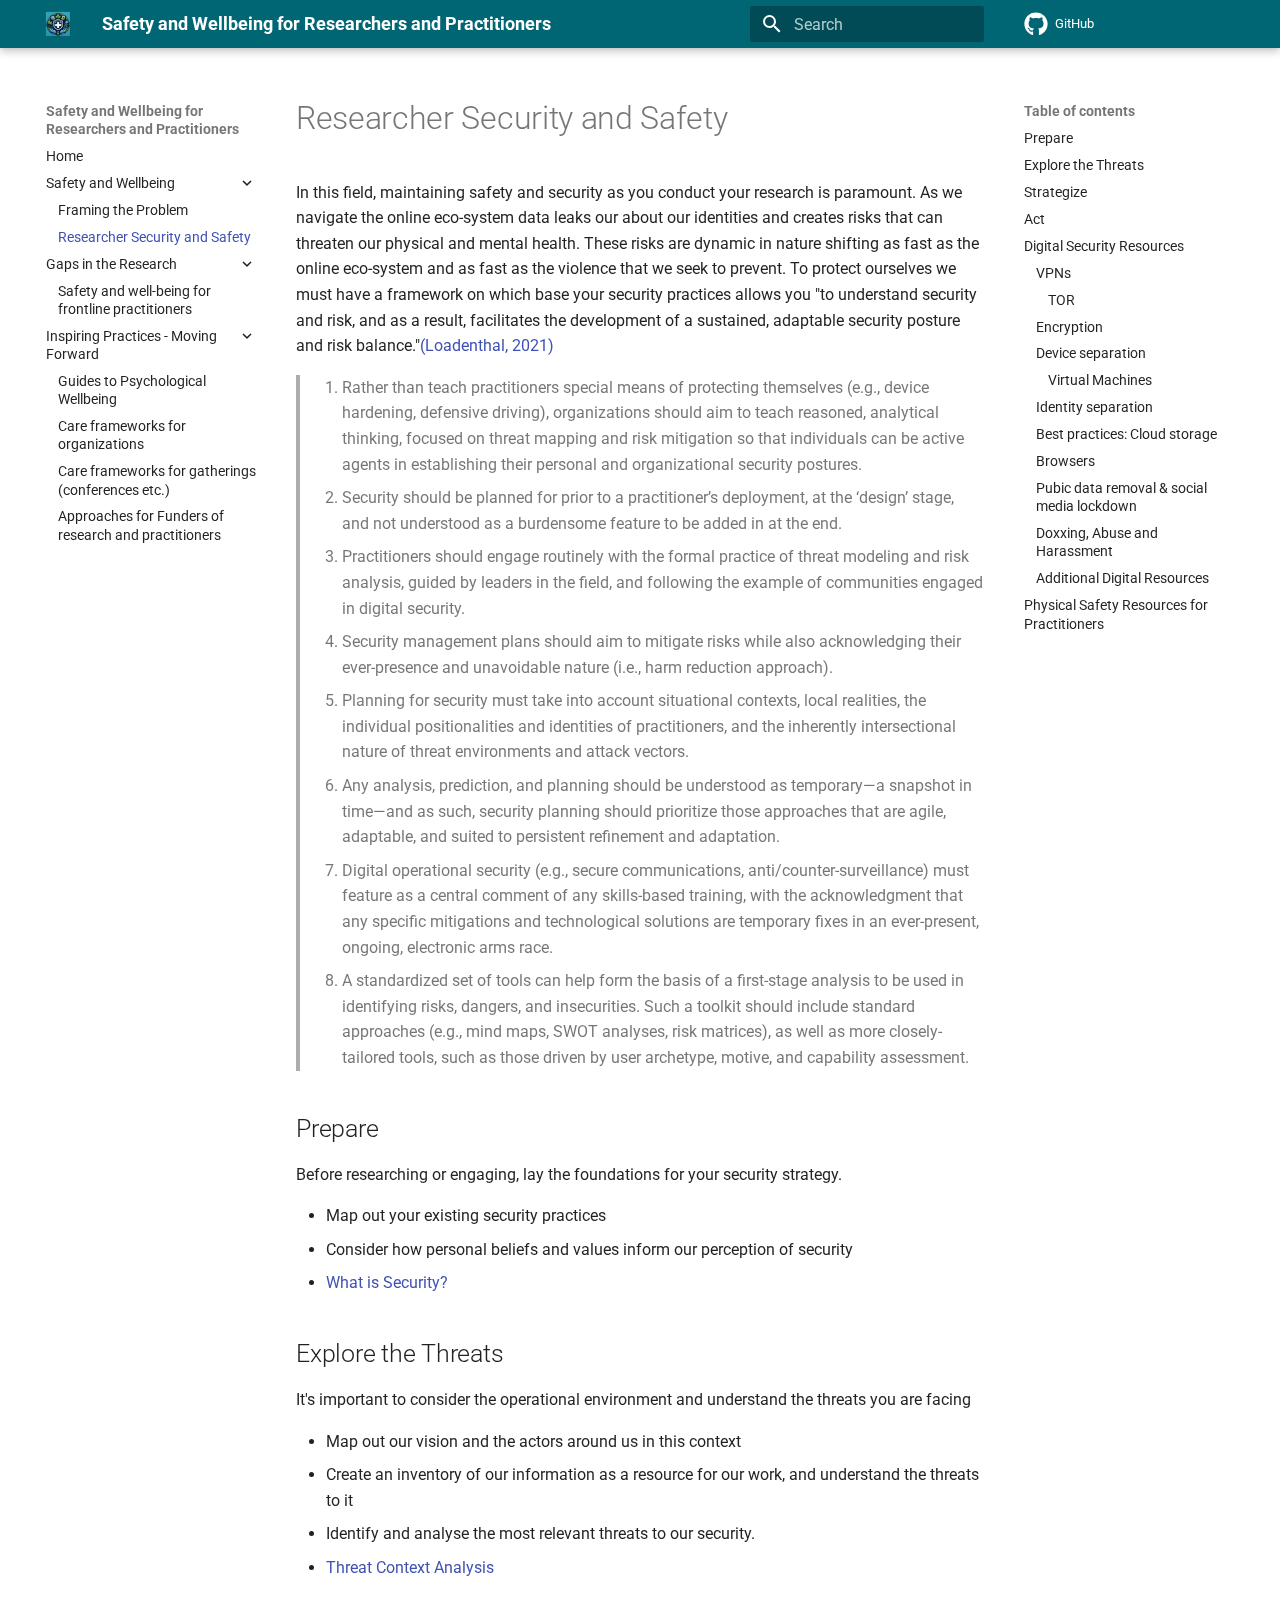
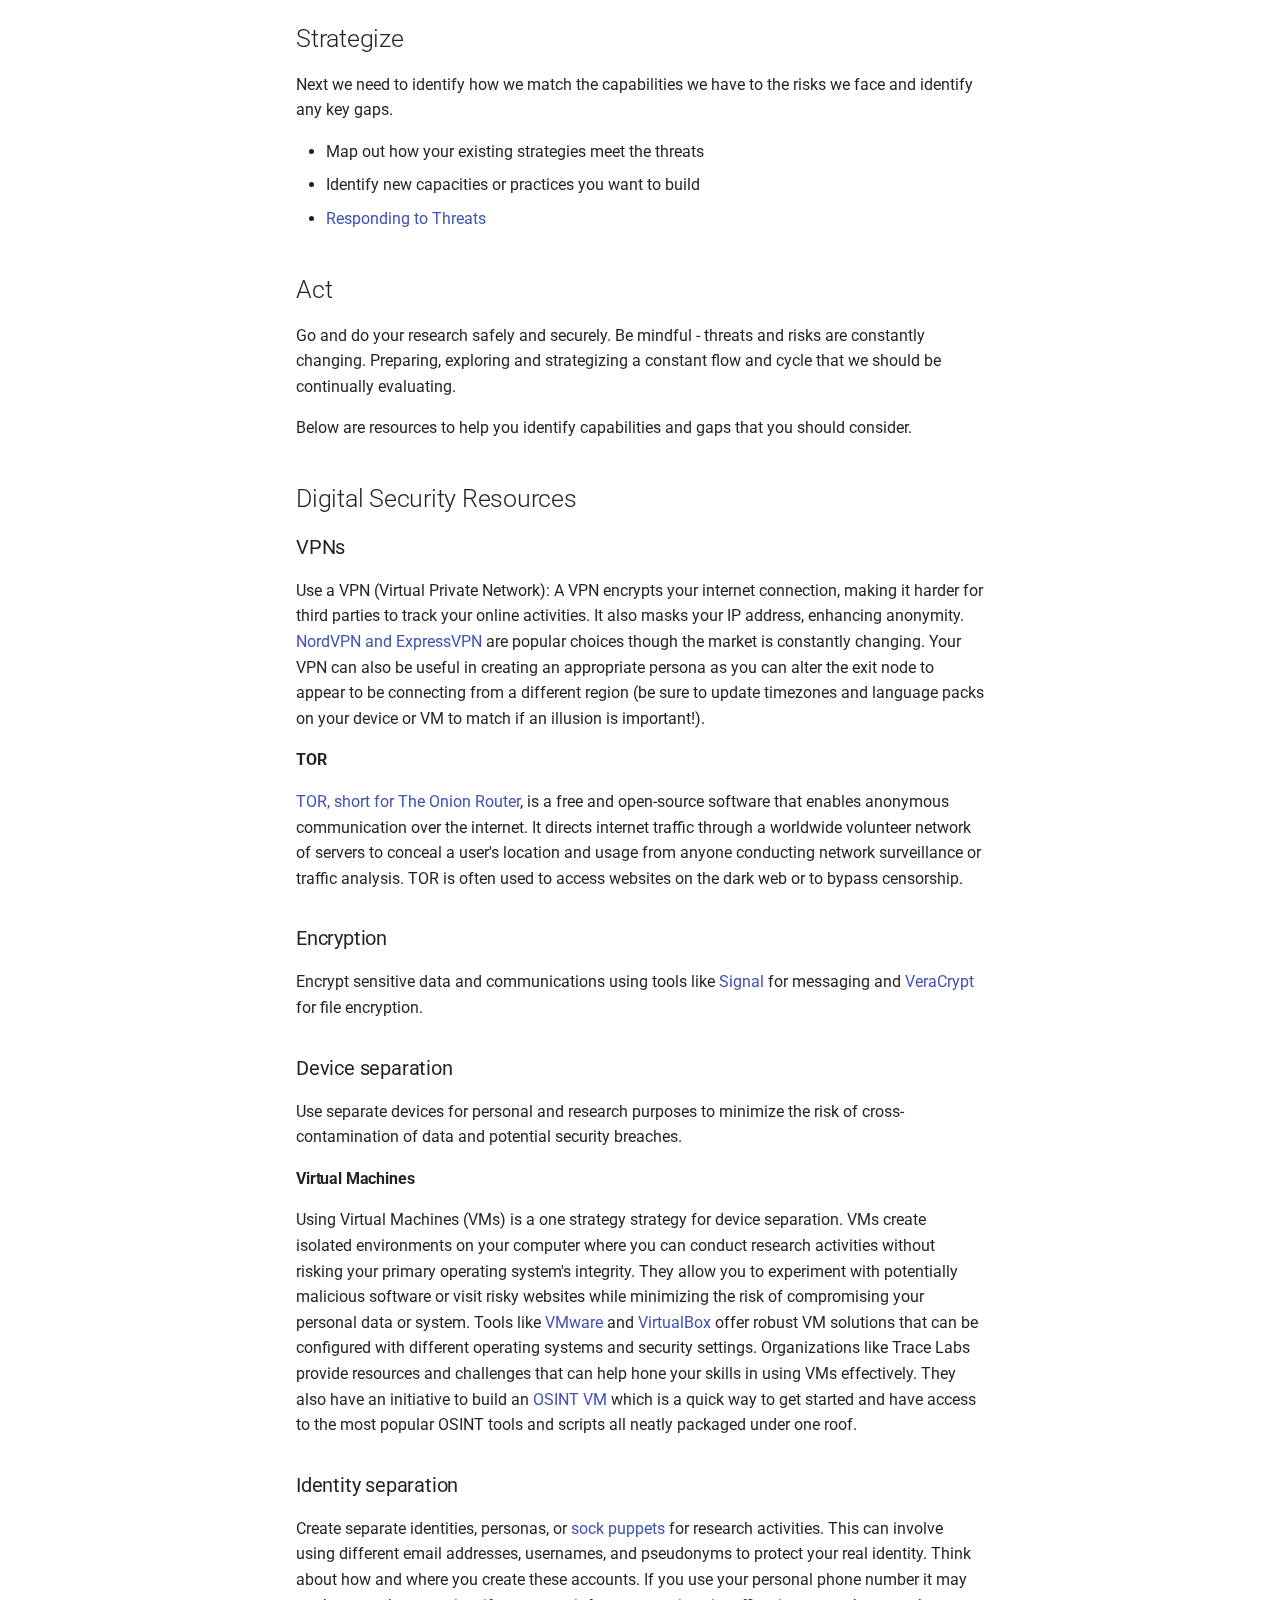
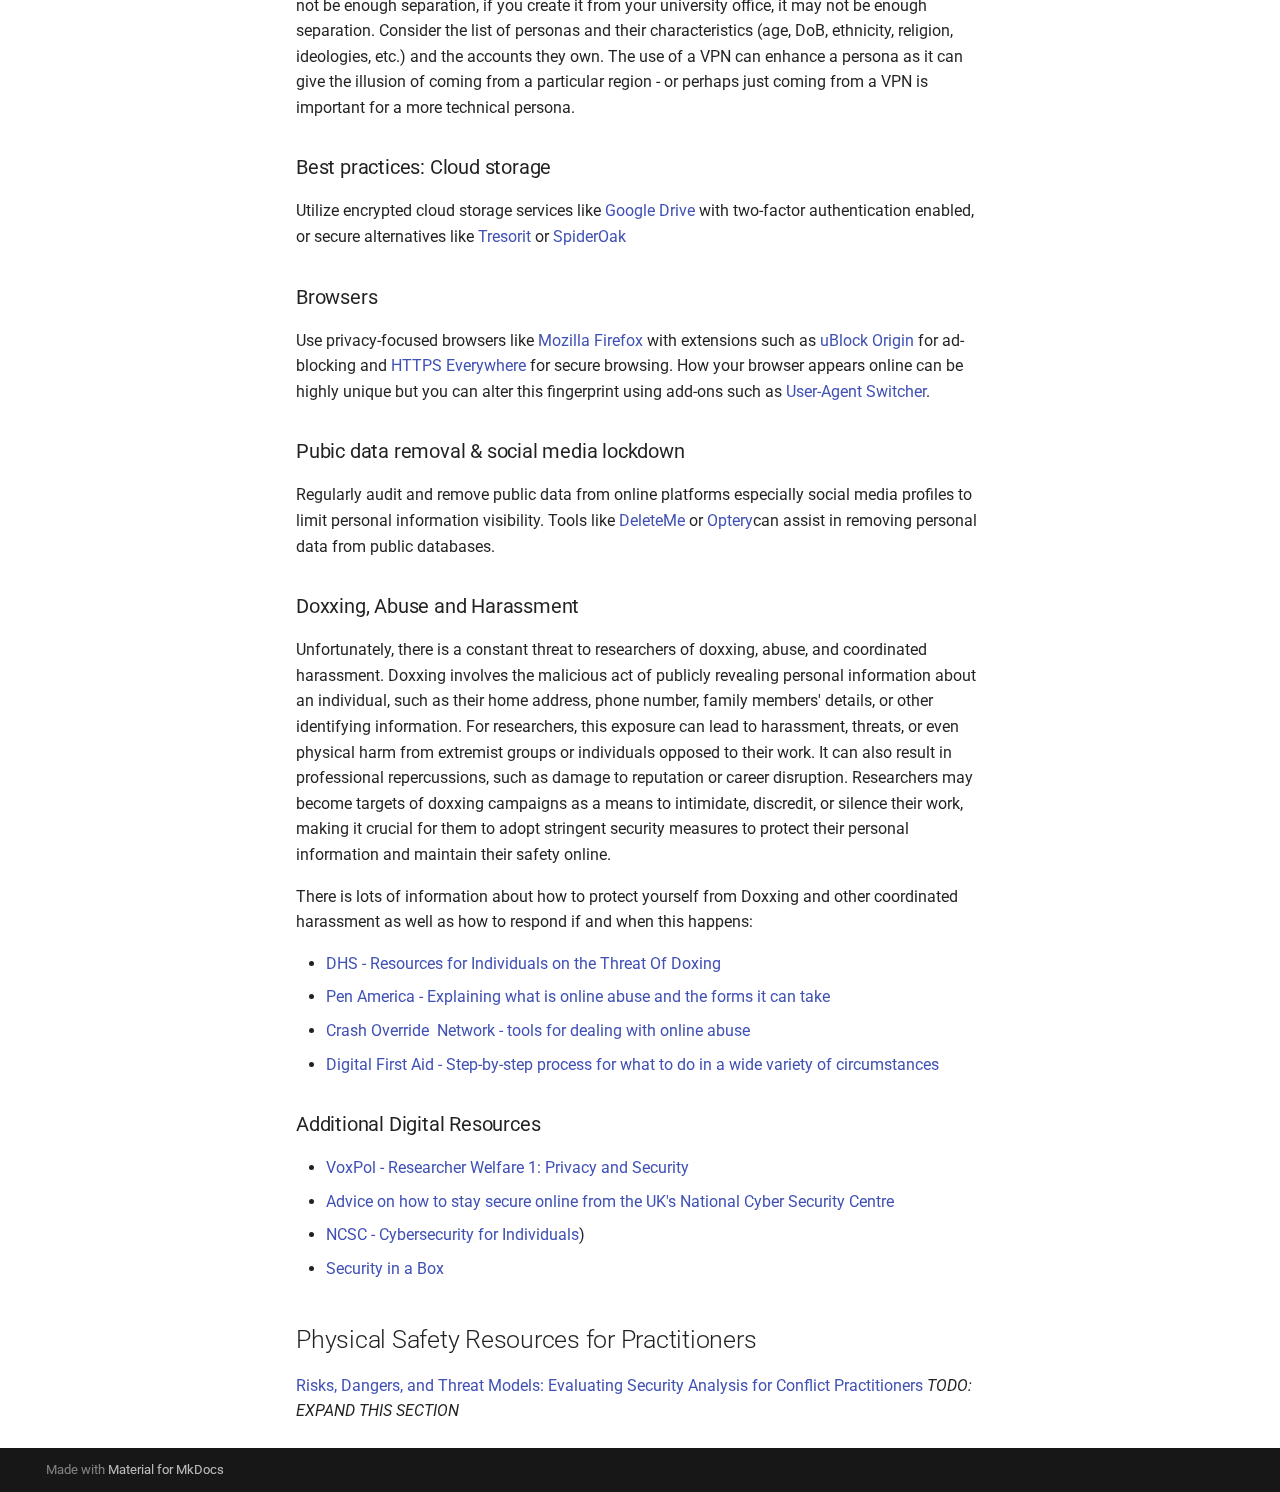
<file: Researcher-Security-and-Safety/index.html>
<!doctype html>
<html lang="en" class="no-js">
  <head>
    
      <meta charset="utf-8">
      <meta name="viewport" content="width=device-width,initial-scale=1">
      
      
      
        <link rel="canonical" href="https://tgthorley.github.io/Safety-and-Wellbeing-for-Researchers-and-Practitioners/Researcher-Security-and-Safety/">
      
      
        <link rel="prev" href="../Framing-the-problem/">
      
      
        <link rel="next" href="../Safety-and-well-being-for-frontline-practitioners/">
      
      
      <link rel="icon" href="../images/logo.png">
      <meta name="generator" content="mkdocs-1.6.1, mkdocs-material-9.6.11">
    
    
      
        <title>Researcher Security and Safety - Safety and Wellbeing for Researchers and Practitioners</title>
      
    
    
      <link rel="stylesheet" href="../assets/stylesheets/main.4af4bdda.min.css">
      
        
        <link rel="stylesheet" href="../assets/stylesheets/palette.06af60db.min.css">
      
      


    
    
      
    
    
      
        
        
        <link rel="preconnect" href="https://fonts.gstatic.com" crossorigin>
        <link rel="stylesheet" href="https://fonts.googleapis.com/css?family=Roboto:300,300i,400,400i,700,700i%7CRoboto+Mono:400,400i,700,700i&display=fallback">
        <style>:root{--md-text-font:"Roboto";--md-code-font:"Roboto Mono"}</style>
      
    
    
      <link rel="stylesheet" href="../stylesheets/style.css">
    
    <script>__md_scope=new URL("..",location),__md_hash=e=>[...e].reduce(((e,_)=>(e<<5)-e+_.charCodeAt(0)),0),__md_get=(e,_=localStorage,t=__md_scope)=>JSON.parse(_.getItem(t.pathname+"."+e)),__md_set=(e,_,t=localStorage,a=__md_scope)=>{try{t.setItem(a.pathname+"."+e,JSON.stringify(_))}catch(e){}}</script>
    
      

    
    
    
  </head>
  
  
    
    
    
    
    
    <body dir="ltr" data-md-color-scheme="eradicate-hate" data-md-color-primary="indigo" data-md-color-accent="indigo">
  
    
    <input class="md-toggle" data-md-toggle="drawer" type="checkbox" id="__drawer" autocomplete="off">
    <input class="md-toggle" data-md-toggle="search" type="checkbox" id="__search" autocomplete="off">
    <label class="md-overlay" for="__drawer"></label>
    <div data-md-component="skip">
      
        
        <a href="#prepare" class="md-skip">
          Skip to content
        </a>
      
    </div>
    <div data-md-component="announce">
      
    </div>
    
    
      

  

<header class="md-header md-header--shadow" data-md-component="header">
  <nav class="md-header__inner md-grid" aria-label="Header">
    <a href=".." title="Safety and Wellbeing for Researchers and Practitioners" class="md-header__button md-logo" aria-label="Safety and Wellbeing for Researchers and Practitioners" data-md-component="logo">
      
  <img src="../images/logo.png" alt="logo">

    </a>
    <label class="md-header__button md-icon" for="__drawer">
      
      <svg xmlns="http://www.w3.org/2000/svg" viewBox="0 0 24 24"><path d="M3 6h18v2H3zm0 5h18v2H3zm0 5h18v2H3z"/></svg>
    </label>
    <div class="md-header__title" data-md-component="header-title">
      <div class="md-header__ellipsis">
        <div class="md-header__topic">
          <span class="md-ellipsis">
            Safety and Wellbeing for Researchers and Practitioners
          </span>
        </div>
        <div class="md-header__topic" data-md-component="header-topic">
          <span class="md-ellipsis">
            
              Researcher Security and Safety
            
          </span>
        </div>
      </div>
    </div>
    
      
    
    
    
    
      
      
        <label class="md-header__button md-icon" for="__search">
          
          <svg xmlns="http://www.w3.org/2000/svg" viewBox="0 0 24 24"><path d="M9.5 3A6.5 6.5 0 0 1 16 9.5c0 1.61-.59 3.09-1.56 4.23l.27.27h.79l5 5-1.5 1.5-5-5v-.79l-.27-.27A6.52 6.52 0 0 1 9.5 16 6.5 6.5 0 0 1 3 9.5 6.5 6.5 0 0 1 9.5 3m0 2C7 5 5 7 5 9.5S7 14 9.5 14 14 12 14 9.5 12 5 9.5 5"/></svg>
        </label>
        <div class="md-search" data-md-component="search" role="dialog">
  <label class="md-search__overlay" for="__search"></label>
  <div class="md-search__inner" role="search">
    <form class="md-search__form" name="search">
      <input type="text" class="md-search__input" name="query" aria-label="Search" placeholder="Search" autocapitalize="off" autocorrect="off" autocomplete="off" spellcheck="false" data-md-component="search-query" required>
      <label class="md-search__icon md-icon" for="__search">
        
        <svg xmlns="http://www.w3.org/2000/svg" viewBox="0 0 24 24"><path d="M9.5 3A6.5 6.5 0 0 1 16 9.5c0 1.61-.59 3.09-1.56 4.23l.27.27h.79l5 5-1.5 1.5-5-5v-.79l-.27-.27A6.52 6.52 0 0 1 9.5 16 6.5 6.5 0 0 1 3 9.5 6.5 6.5 0 0 1 9.5 3m0 2C7 5 5 7 5 9.5S7 14 9.5 14 14 12 14 9.5 12 5 9.5 5"/></svg>
        
        <svg xmlns="http://www.w3.org/2000/svg" viewBox="0 0 24 24"><path d="M20 11v2H8l5.5 5.5-1.42 1.42L4.16 12l7.92-7.92L13.5 5.5 8 11z"/></svg>
      </label>
      <nav class="md-search__options" aria-label="Search">
        
        <button type="reset" class="md-search__icon md-icon" title="Clear" aria-label="Clear" tabindex="-1">
          
          <svg xmlns="http://www.w3.org/2000/svg" viewBox="0 0 24 24"><path d="M19 6.41 17.59 5 12 10.59 6.41 5 5 6.41 10.59 12 5 17.59 6.41 19 12 13.41 17.59 19 19 17.59 13.41 12z"/></svg>
        </button>
      </nav>
      
    </form>
    <div class="md-search__output">
      <div class="md-search__scrollwrap" tabindex="0" data-md-scrollfix>
        <div class="md-search-result" data-md-component="search-result">
          <div class="md-search-result__meta">
            Initializing search
          </div>
          <ol class="md-search-result__list" role="presentation"></ol>
        </div>
      </div>
    </div>
  </div>
</div>
      
    
    
      <div class="md-header__source">
        <a href="https://github.com/tgthorley/Safety-and-Wellbeing-for-Researchers-and-Practitioners" title="Go to repository" class="md-source" data-md-component="source">
  <div class="md-source__icon md-icon">
    
    <svg xmlns="http://www.w3.org/2000/svg" viewBox="0 0 496 512"><!--! Font Awesome Free 6.7.2 by @fontawesome - https://fontawesome.com License - https://fontawesome.com/license/free (Icons: CC BY 4.0, Fonts: SIL OFL 1.1, Code: MIT License) Copyright 2024 Fonticons, Inc.--><path d="M165.9 397.4c0 2-2.3 3.6-5.2 3.6-3.3.3-5.6-1.3-5.6-3.6 0-2 2.3-3.6 5.2-3.6 3-.3 5.6 1.3 5.6 3.6m-31.1-4.5c-.7 2 1.3 4.3 4.3 4.9 2.6 1 5.6 0 6.2-2s-1.3-4.3-4.3-5.2c-2.6-.7-5.5.3-6.2 2.3m44.2-1.7c-2.9.7-4.9 2.6-4.6 4.9.3 2 2.9 3.3 5.9 2.6 2.9-.7 4.9-2.6 4.6-4.6-.3-1.9-3-3.2-5.9-2.9M244.8 8C106.1 8 0 113.3 0 252c0 110.9 69.8 205.8 169.5 239.2 12.8 2.3 17.3-5.6 17.3-12.1 0-6.2-.3-40.4-.3-61.4 0 0-70 15-84.7-29.8 0 0-11.4-29.1-27.8-36.6 0 0-22.9-15.7 1.6-15.4 0 0 24.9 2 38.6 25.8 21.9 38.6 58.6 27.5 72.9 20.9 2.3-16 8.8-27.1 16-33.7-55.9-6.2-112.3-14.3-112.3-110.5 0-27.5 7.6-41.3 23.6-58.9-2.6-6.5-11.1-33.3 2.6-67.9 20.9-6.5 69 27 69 27 20-5.6 41.5-8.5 62.8-8.5s42.8 2.9 62.8 8.5c0 0 48.1-33.6 69-27 13.7 34.7 5.2 61.4 2.6 67.9 16 17.7 25.8 31.5 25.8 58.9 0 96.5-58.9 104.2-114.8 110.5 9.2 7.9 17 22.9 17 46.4 0 33.7-.3 75.4-.3 83.6 0 6.5 4.6 14.4 17.3 12.1C428.2 457.8 496 362.9 496 252 496 113.3 383.5 8 244.8 8M97.2 352.9c-1.3 1-1 3.3.7 5.2 1.6 1.6 3.9 2.3 5.2 1 1.3-1 1-3.3-.7-5.2-1.6-1.6-3.9-2.3-5.2-1m-10.8-8.1c-.7 1.3.3 2.9 2.3 3.9 1.6 1 3.6.7 4.3-.7.7-1.3-.3-2.9-2.3-3.9-2-.6-3.6-.3-4.3.7m32.4 35.6c-1.6 1.3-1 4.3 1.3 6.2 2.3 2.3 5.2 2.6 6.5 1 1.3-1.3.7-4.3-1.3-6.2-2.2-2.3-5.2-2.6-6.5-1m-11.4-14.7c-1.6 1-1.6 3.6 0 5.9s4.3 3.3 5.6 2.3c1.6-1.3 1.6-3.9 0-6.2-1.4-2.3-4-3.3-5.6-2"/></svg>
  </div>
  <div class="md-source__repository">
    GitHub
  </div>
</a>
      </div>
    
  </nav>
  
</header>
    
    <div class="md-container" data-md-component="container">
      
      
        
          
        
      
      <main class="md-main" data-md-component="main">
        <div class="md-main__inner md-grid">
          
            
              
              <div class="md-sidebar md-sidebar--primary" data-md-component="sidebar" data-md-type="navigation" >
                <div class="md-sidebar__scrollwrap">
                  <div class="md-sidebar__inner">
                    



<nav class="md-nav md-nav--primary" aria-label="Navigation" data-md-level="0">
  <label class="md-nav__title" for="__drawer">
    <a href=".." title="Safety and Wellbeing for Researchers and Practitioners" class="md-nav__button md-logo" aria-label="Safety and Wellbeing for Researchers and Practitioners" data-md-component="logo">
      
  <img src="../images/logo.png" alt="logo">

    </a>
    Safety and Wellbeing for Researchers and Practitioners
  </label>
  
    <div class="md-nav__source">
      <a href="https://github.com/tgthorley/Safety-and-Wellbeing-for-Researchers-and-Practitioners" title="Go to repository" class="md-source" data-md-component="source">
  <div class="md-source__icon md-icon">
    
    <svg xmlns="http://www.w3.org/2000/svg" viewBox="0 0 496 512"><!--! Font Awesome Free 6.7.2 by @fontawesome - https://fontawesome.com License - https://fontawesome.com/license/free (Icons: CC BY 4.0, Fonts: SIL OFL 1.1, Code: MIT License) Copyright 2024 Fonticons, Inc.--><path d="M165.9 397.4c0 2-2.3 3.6-5.2 3.6-3.3.3-5.6-1.3-5.6-3.6 0-2 2.3-3.6 5.2-3.6 3-.3 5.6 1.3 5.6 3.6m-31.1-4.5c-.7 2 1.3 4.3 4.3 4.9 2.6 1 5.6 0 6.2-2s-1.3-4.3-4.3-5.2c-2.6-.7-5.5.3-6.2 2.3m44.2-1.7c-2.9.7-4.9 2.6-4.6 4.9.3 2 2.9 3.3 5.9 2.6 2.9-.7 4.9-2.6 4.6-4.6-.3-1.9-3-3.2-5.9-2.9M244.8 8C106.1 8 0 113.3 0 252c0 110.9 69.8 205.8 169.5 239.2 12.8 2.3 17.3-5.6 17.3-12.1 0-6.2-.3-40.4-.3-61.4 0 0-70 15-84.7-29.8 0 0-11.4-29.1-27.8-36.6 0 0-22.9-15.7 1.6-15.4 0 0 24.9 2 38.6 25.8 21.9 38.6 58.6 27.5 72.9 20.9 2.3-16 8.8-27.1 16-33.7-55.9-6.2-112.3-14.3-112.3-110.5 0-27.5 7.6-41.3 23.6-58.9-2.6-6.5-11.1-33.3 2.6-67.9 20.9-6.5 69 27 69 27 20-5.6 41.5-8.5 62.8-8.5s42.8 2.9 62.8 8.5c0 0 48.1-33.6 69-27 13.7 34.7 5.2 61.4 2.6 67.9 16 17.7 25.8 31.5 25.8 58.9 0 96.5-58.9 104.2-114.8 110.5 9.2 7.9 17 22.9 17 46.4 0 33.7-.3 75.4-.3 83.6 0 6.5 4.6 14.4 17.3 12.1C428.2 457.8 496 362.9 496 252 496 113.3 383.5 8 244.8 8M97.2 352.9c-1.3 1-1 3.3.7 5.2 1.6 1.6 3.9 2.3 5.2 1 1.3-1 1-3.3-.7-5.2-1.6-1.6-3.9-2.3-5.2-1m-10.8-8.1c-.7 1.3.3 2.9 2.3 3.9 1.6 1 3.6.7 4.3-.7.7-1.3-.3-2.9-2.3-3.9-2-.6-3.6-.3-4.3.7m32.4 35.6c-1.6 1.3-1 4.3 1.3 6.2 2.3 2.3 5.2 2.6 6.5 1 1.3-1.3.7-4.3-1.3-6.2-2.2-2.3-5.2-2.6-6.5-1m-11.4-14.7c-1.6 1-1.6 3.6 0 5.9s4.3 3.3 5.6 2.3c1.6-1.3 1.6-3.9 0-6.2-1.4-2.3-4-3.3-5.6-2"/></svg>
  </div>
  <div class="md-source__repository">
    GitHub
  </div>
</a>
    </div>
  
  <ul class="md-nav__list" data-md-scrollfix>
    
      
      
  
  
  
  
    <li class="md-nav__item">
      <a href=".." class="md-nav__link">
        
  
  
  <span class="md-ellipsis">
    Home
    
  </span>
  

      </a>
    </li>
  

    
      
      
  
  
    
  
  
  
    
    
    
    
    
    <li class="md-nav__item md-nav__item--active md-nav__item--nested">
      
        
        
        <input class="md-nav__toggle md-toggle " type="checkbox" id="__nav_2" checked>
        
          
          <label class="md-nav__link" for="__nav_2" id="__nav_2_label" tabindex="0">
            
  
  
  <span class="md-ellipsis">
    Safety and Wellbeing
    
  </span>
  

            <span class="md-nav__icon md-icon"></span>
          </label>
        
        <nav class="md-nav" data-md-level="1" aria-labelledby="__nav_2_label" aria-expanded="true">
          <label class="md-nav__title" for="__nav_2">
            <span class="md-nav__icon md-icon"></span>
            Safety and Wellbeing
          </label>
          <ul class="md-nav__list" data-md-scrollfix>
            
              
                
  
  
  
  
    <li class="md-nav__item">
      <a href="../Framing-the-problem/" class="md-nav__link">
        
  
  
  <span class="md-ellipsis">
    Framing the Problem
    
  </span>
  

      </a>
    </li>
  

              
            
              
                
  
  
    
  
  
  
    <li class="md-nav__item md-nav__item--active">
      
      <input class="md-nav__toggle md-toggle" type="checkbox" id="__toc">
      
      
      
        <label class="md-nav__link md-nav__link--active" for="__toc">
          
  
  
  <span class="md-ellipsis">
    Researcher Security and Safety
    
  </span>
  

          <span class="md-nav__icon md-icon"></span>
        </label>
      
      <a href="./" class="md-nav__link md-nav__link--active">
        
  
  
  <span class="md-ellipsis">
    Researcher Security and Safety
    
  </span>
  

      </a>
      
        

<nav class="md-nav md-nav--secondary" aria-label="Table of contents">
  
  
  
  
    <label class="md-nav__title" for="__toc">
      <span class="md-nav__icon md-icon"></span>
      Table of contents
    </label>
    <ul class="md-nav__list" data-md-component="toc" data-md-scrollfix>
      
        <li class="md-nav__item">
  <a href="#prepare" class="md-nav__link">
    <span class="md-ellipsis">
      Prepare
    </span>
  </a>
  
</li>
      
        <li class="md-nav__item">
  <a href="#explore-the-threats" class="md-nav__link">
    <span class="md-ellipsis">
      Explore the Threats
    </span>
  </a>
  
</li>
      
        <li class="md-nav__item">
  <a href="#strategize" class="md-nav__link">
    <span class="md-ellipsis">
      Strategize
    </span>
  </a>
  
</li>
      
        <li class="md-nav__item">
  <a href="#act" class="md-nav__link">
    <span class="md-ellipsis">
      Act
    </span>
  </a>
  
</li>
      
        <li class="md-nav__item">
  <a href="#digital-security-resources" class="md-nav__link">
    <span class="md-ellipsis">
      Digital Security Resources
    </span>
  </a>
  
    <nav class="md-nav" aria-label="Digital Security Resources">
      <ul class="md-nav__list">
        
          <li class="md-nav__item">
  <a href="#vpns" class="md-nav__link">
    <span class="md-ellipsis">
      VPNs
    </span>
  </a>
  
    <nav class="md-nav" aria-label="VPNs">
      <ul class="md-nav__list">
        
          <li class="md-nav__item">
  <a href="#tor" class="md-nav__link">
    <span class="md-ellipsis">
      TOR
    </span>
  </a>
  
</li>
        
      </ul>
    </nav>
  
</li>
        
          <li class="md-nav__item">
  <a href="#encryption" class="md-nav__link">
    <span class="md-ellipsis">
      Encryption
    </span>
  </a>
  
</li>
        
          <li class="md-nav__item">
  <a href="#device-separation" class="md-nav__link">
    <span class="md-ellipsis">
      Device separation
    </span>
  </a>
  
    <nav class="md-nav" aria-label="Device separation">
      <ul class="md-nav__list">
        
          <li class="md-nav__item">
  <a href="#virtual-machines" class="md-nav__link">
    <span class="md-ellipsis">
      Virtual Machines
    </span>
  </a>
  
</li>
        
      </ul>
    </nav>
  
</li>
        
          <li class="md-nav__item">
  <a href="#identity-separation" class="md-nav__link">
    <span class="md-ellipsis">
      Identity separation
    </span>
  </a>
  
</li>
        
          <li class="md-nav__item">
  <a href="#best-practices-cloud-storage" class="md-nav__link">
    <span class="md-ellipsis">
      Best practices: Cloud storage
    </span>
  </a>
  
</li>
        
          <li class="md-nav__item">
  <a href="#browsers" class="md-nav__link">
    <span class="md-ellipsis">
      Browsers
    </span>
  </a>
  
</li>
        
          <li class="md-nav__item">
  <a href="#pubic-data-removal-social-media-lockdown" class="md-nav__link">
    <span class="md-ellipsis">
      Pubic data removal &amp; social media lockdown
    </span>
  </a>
  
</li>
        
          <li class="md-nav__item">
  <a href="#doxxing-abuse-and-harassment" class="md-nav__link">
    <span class="md-ellipsis">
      Doxxing, Abuse and Harassment
    </span>
  </a>
  
</li>
        
          <li class="md-nav__item">
  <a href="#additional-digital-resources" class="md-nav__link">
    <span class="md-ellipsis">
      Additional Digital Resources
    </span>
  </a>
  
</li>
        
      </ul>
    </nav>
  
</li>
      
        <li class="md-nav__item">
  <a href="#physical-safety-resources-for-practitioners" class="md-nav__link">
    <span class="md-ellipsis">
      Physical Safety Resources for Practitioners
    </span>
  </a>
  
</li>
      
    </ul>
  
</nav>
      
    </li>
  

              
            
          </ul>
        </nav>
      
    </li>
  

    
      
      
  
  
  
  
    
    
    
    
    
    <li class="md-nav__item md-nav__item--nested">
      
        
        
          
        
        <input class="md-nav__toggle md-toggle md-toggle--indeterminate" type="checkbox" id="__nav_3" >
        
          
          <label class="md-nav__link" for="__nav_3" id="__nav_3_label" tabindex="0">
            
  
  
  <span class="md-ellipsis">
    Gaps in the Research
    
  </span>
  

            <span class="md-nav__icon md-icon"></span>
          </label>
        
        <nav class="md-nav" data-md-level="1" aria-labelledby="__nav_3_label" aria-expanded="false">
          <label class="md-nav__title" for="__nav_3">
            <span class="md-nav__icon md-icon"></span>
            Gaps in the Research
          </label>
          <ul class="md-nav__list" data-md-scrollfix>
            
              
                
  
  
  
  
    <li class="md-nav__item">
      <a href="../Safety-and-well-being-for-frontline-practitioners/" class="md-nav__link">
        
  
  
  <span class="md-ellipsis">
    Safety and well-being for frontline practitioners
    
  </span>
  

      </a>
    </li>
  

              
            
          </ul>
        </nav>
      
    </li>
  

    
      
      
  
  
  
  
    
    
    
    
    
    <li class="md-nav__item md-nav__item--nested">
      
        
        
          
        
        <input class="md-nav__toggle md-toggle md-toggle--indeterminate" type="checkbox" id="__nav_4" >
        
          
          <label class="md-nav__link" for="__nav_4" id="__nav_4_label" tabindex="0">
            
  
  
  <span class="md-ellipsis">
    Inspiring Practices - Moving Forward
    
  </span>
  

            <span class="md-nav__icon md-icon"></span>
          </label>
        
        <nav class="md-nav" data-md-level="1" aria-labelledby="__nav_4_label" aria-expanded="false">
          <label class="md-nav__title" for="__nav_4">
            <span class="md-nav__icon md-icon"></span>
            Inspiring Practices - Moving Forward
          </label>
          <ul class="md-nav__list" data-md-scrollfix>
            
              
                
  
  
  
  
    <li class="md-nav__item">
      <a href="../Guides-to-Psychological-Wellbeing/" class="md-nav__link">
        
  
  
  <span class="md-ellipsis">
    Guides to Psychological Wellbeing
    
  </span>
  

      </a>
    </li>
  

              
            
              
                
  
  
  
  
    <li class="md-nav__item">
      <a href="../Care-frameworks-for-organizations/" class="md-nav__link">
        
  
  
  <span class="md-ellipsis">
    Care frameworks for organizations
    
  </span>
  

      </a>
    </li>
  

              
            
              
                
  
  
  
  
    <li class="md-nav__item">
      <a href="../Care-frameworks-for-gatherings/" class="md-nav__link">
        
  
  
  <span class="md-ellipsis">
    Care frameworks for gatherings (conferences etc.)
    
  </span>
  

      </a>
    </li>
  

              
            
              
                
  
  
  
  
    <li class="md-nav__item">
      <a href="../Approaches-for-Funders-of-research-and-practitioners/" class="md-nav__link">
        
  
  
  <span class="md-ellipsis">
    Approaches for Funders of research and practitioners
    
  </span>
  

      </a>
    </li>
  

              
            
          </ul>
        </nav>
      
    </li>
  

    
  </ul>
</nav>
                  </div>
                </div>
              </div>
            
            
              
              <div class="md-sidebar md-sidebar--secondary" data-md-component="sidebar" data-md-type="toc" >
                <div class="md-sidebar__scrollwrap">
                  <div class="md-sidebar__inner">
                    

<nav class="md-nav md-nav--secondary" aria-label="Table of contents">
  
  
  
  
    <label class="md-nav__title" for="__toc">
      <span class="md-nav__icon md-icon"></span>
      Table of contents
    </label>
    <ul class="md-nav__list" data-md-component="toc" data-md-scrollfix>
      
        <li class="md-nav__item">
  <a href="#prepare" class="md-nav__link">
    <span class="md-ellipsis">
      Prepare
    </span>
  </a>
  
</li>
      
        <li class="md-nav__item">
  <a href="#explore-the-threats" class="md-nav__link">
    <span class="md-ellipsis">
      Explore the Threats
    </span>
  </a>
  
</li>
      
        <li class="md-nav__item">
  <a href="#strategize" class="md-nav__link">
    <span class="md-ellipsis">
      Strategize
    </span>
  </a>
  
</li>
      
        <li class="md-nav__item">
  <a href="#act" class="md-nav__link">
    <span class="md-ellipsis">
      Act
    </span>
  </a>
  
</li>
      
        <li class="md-nav__item">
  <a href="#digital-security-resources" class="md-nav__link">
    <span class="md-ellipsis">
      Digital Security Resources
    </span>
  </a>
  
    <nav class="md-nav" aria-label="Digital Security Resources">
      <ul class="md-nav__list">
        
          <li class="md-nav__item">
  <a href="#vpns" class="md-nav__link">
    <span class="md-ellipsis">
      VPNs
    </span>
  </a>
  
    <nav class="md-nav" aria-label="VPNs">
      <ul class="md-nav__list">
        
          <li class="md-nav__item">
  <a href="#tor" class="md-nav__link">
    <span class="md-ellipsis">
      TOR
    </span>
  </a>
  
</li>
        
      </ul>
    </nav>
  
</li>
        
          <li class="md-nav__item">
  <a href="#encryption" class="md-nav__link">
    <span class="md-ellipsis">
      Encryption
    </span>
  </a>
  
</li>
        
          <li class="md-nav__item">
  <a href="#device-separation" class="md-nav__link">
    <span class="md-ellipsis">
      Device separation
    </span>
  </a>
  
    <nav class="md-nav" aria-label="Device separation">
      <ul class="md-nav__list">
        
          <li class="md-nav__item">
  <a href="#virtual-machines" class="md-nav__link">
    <span class="md-ellipsis">
      Virtual Machines
    </span>
  </a>
  
</li>
        
      </ul>
    </nav>
  
</li>
        
          <li class="md-nav__item">
  <a href="#identity-separation" class="md-nav__link">
    <span class="md-ellipsis">
      Identity separation
    </span>
  </a>
  
</li>
        
          <li class="md-nav__item">
  <a href="#best-practices-cloud-storage" class="md-nav__link">
    <span class="md-ellipsis">
      Best practices: Cloud storage
    </span>
  </a>
  
</li>
        
          <li class="md-nav__item">
  <a href="#browsers" class="md-nav__link">
    <span class="md-ellipsis">
      Browsers
    </span>
  </a>
  
</li>
        
          <li class="md-nav__item">
  <a href="#pubic-data-removal-social-media-lockdown" class="md-nav__link">
    <span class="md-ellipsis">
      Pubic data removal &amp; social media lockdown
    </span>
  </a>
  
</li>
        
          <li class="md-nav__item">
  <a href="#doxxing-abuse-and-harassment" class="md-nav__link">
    <span class="md-ellipsis">
      Doxxing, Abuse and Harassment
    </span>
  </a>
  
</li>
        
          <li class="md-nav__item">
  <a href="#additional-digital-resources" class="md-nav__link">
    <span class="md-ellipsis">
      Additional Digital Resources
    </span>
  </a>
  
</li>
        
      </ul>
    </nav>
  
</li>
      
        <li class="md-nav__item">
  <a href="#physical-safety-resources-for-practitioners" class="md-nav__link">
    <span class="md-ellipsis">
      Physical Safety Resources for Practitioners
    </span>
  </a>
  
</li>
      
    </ul>
  
</nav>
                  </div>
                </div>
              </div>
            
          
          
            <div class="md-content" data-md-component="content">
              <article class="md-content__inner md-typeset">
                
                  


  
  


  <h1>Researcher Security and Safety</h1>

<p>In this field, maintaining safety and security as you conduct your research is paramount. As we navigate the online eco-system data leaks our about our identities and creates risks that can threaten our physical and mental health. These risks are dynamic in nature shifting as fast as the online eco-system and as fast as the violence that we seek to prevent. To protect ourselves we must have a framework on which base your security practices allows you "to understand security and risk, and as a result, facilitates the development of a sustained, adaptable security posture and risk balance."<a href="https://www.researchgate.net/publication/354506971_Risks_Dangers_and_Threat_Models_Evaluating_Security_Analysis_for_Conflict_Practitioners">(Loadenthal, 2021)</a></p>
<blockquote>
<ol>
<li>Rather than teach practitioners special means of protecting themselves (e.g., device hardening, defensive driving), organizations should aim to teach reasoned, analytical thinking, focused on threat mapping and risk mitigation so that individuals can be active agents in establishing their personal and organizational security postures.</li>
<li>Security should be planned for prior to a practitioner’s deployment, at the ‘design’ stage, and not understood as a burdensome feature to be added in at the end.</li>
<li>Practitioners should engage routinely with the formal practice of threat modeling and risk analysis, guided by leaders in the field, and following the example of communities engaged in digital security.</li>
<li>Security management plans should aim to mitigate risks while also acknowledging their ever-presence and unavoidable nature (i.e., harm reduction approach).</li>
<li>Planning for security must take into account situational contexts, local realities, the individual positionalities and identities of practitioners, and the inherently intersectional nature of threat environments and attack vectors.</li>
<li>Any analysis, prediction, and planning should be understood as temporary—a snapshot in time—and as such, security planning should prioritize those approaches that are agile, adaptable, and suited to persistent refinement and adaptation.</li>
<li>Digital operational security (e.g., secure communications, anti/counter-surveillance) must feature as a central comment of any skills-based training, with the acknowledgment that any specific mitigations and technological solutions are temporary fixes in an ever-present, ongoing, electronic arms race.</li>
<li>A standardized set of tools can help form the basis of a first-stage analysis to be used in identifying risks, dangers, and insecurities. Such a toolkit should include standard approaches (e.g., mind maps, SWOT analyses, risk matrices), as well as more closely-tailored tools, such as those driven by user archetype, motive, and capability assessment.</li>
</ol>
</blockquote>
<h2 id="prepare">Prepare</h2>
<p>Before researching or engaging, lay the foundations for your security strategy. </p>
<ul>
<li>Map out your existing security practices</li>
<li>Consider how personal beliefs and values inform our perception of security</li>
<li><a href="https://holistic-security.tacticaltech.org/chapters/prepare/chapter-1-1-what-is-holistic-security.html">What is Security?</a></li>
</ul>
<h2 id="explore-the-threats">Explore the Threats</h2>
<p>It's important to consider the operational environment and understand the threats you are facing</p>
<ul>
<li>Map out our vision and the actors around us in this context</li>
<li>Create an inventory of our information as a resource for our work, and understand the threats to it</li>
<li>Identify and analyse the most relevant threats to our security.</li>
<li><a href="https://holistic-security.tacticaltech.org/chapters/explore/2-1-overall-framework-for-context-analysis.html">Threat Context Analysis</a></li>
</ul>
<h2 id="strategize">Strategize</h2>
<p>Next we need to identify how we match the capabilities we have to the risks we face and identify any key gaps. </p>
<ul>
<li>Map out how your existing strategies meet the threats</li>
<li>Identify new capacities or practices you want to build</li>
<li><a href="https://holistic-security.tacticaltech.org/chapters/strategise/3-1-responding-to-threats.html">Responding to Threats</a></li>
</ul>
<h2 id="act">Act</h2>
<p>Go and do your research safely and securely. Be mindful - threats and risks are constantly changing. Preparing, exploring and strategizing a constant flow and cycle that we should be continually evaluating. </p>
<p>Below are resources to help you identify capabilities and gaps that you should consider.</p>
<h2 id="digital-security-resources">Digital Security Resources</h2>
<h3 id="vpns">VPNs</h3>
<p>Use a VPN (Virtual Private Network): A VPN encrypts your internet connection, making it harder for third parties to track your online activities. It also masks your IP address, enhancing anonymity. <a href="https://www.comparitech.com/blog/vpn-privacy/expressvpn-vs-nordvpn/">NordVPN and ExpressVPN</a> are popular choices though the market is constantly changing. Your VPN can also be useful in creating an appropriate persona as you can alter the exit node to appear to be connecting from a different region (be sure to update timezones and language packs on your device or VM to match if an illusion is important!).</p>
<h4 id="tor">TOR</h4>
<p><a href="https://www.torproject.org/">TOR, short for The Onion Router</a>, is a free and open-source software that enables anonymous communication over the internet. It directs internet traffic through a worldwide volunteer network of servers to conceal a user's location and usage from anyone conducting network surveillance or traffic analysis. TOR is often used to access websites on the dark web or to bypass censorship.</p>
<h3 id="encryption">Encryption</h3>
<p>Encrypt sensitive data and communications using tools like <a href="https://signal.org/">Signal</a> for messaging and <a href="https://www.veracrypt.fr/">VeraCrypt</a> for file encryption. </p>
<h3 id="device-separation">Device separation</h3>
<p>Use separate devices for personal and research purposes to minimize the risk of cross-contamination of data and potential security breaches.</p>
<h4 id="virtual-machines">Virtual Machines</h4>
<p>Using Virtual Machines (VMs) is a one strategy strategy for device separation. VMs create isolated environments on your computer where you can conduct research activities without risking your primary operating system's integrity. They allow you to experiment with potentially malicious software or visit risky websites while minimizing the risk of compromising your personal data or system. Tools like <a href="https://www.vmware.com/">VMware</a> and <a href="https://www.virtualbox.org/">VirtualBox</a> offer robust VM solutions that can be configured with different operating systems and security settings. Organizations like Trace Labs provide resources and challenges that can help hone your skills in using VMs effectively. They also have an initiative to build an <a href="https://www.tracelabs.org/initiatives/osint-vm">OSINT VM</a> which is a quick way to get started and have access to the most popular OSINT tools and scripts all neatly packaged under one roof.</p>
<h3 id="identity-separation">Identity separation</h3>
<p>Create separate identities, personas, or <a href="https://ztrkouzhan.medium.com/the-mega-sock-puppets-tutorial-for-osint-af3bd29dd5fc">sock puppets</a> for research activities. This can involve using different email addresses, usernames, and pseudonyms to protect your real identity. Think about how and where you create these accounts. If you use your personal phone number it may not be enough separation, if you create it from your university office, it may not be enough separation. Consider the list of personas and their characteristics (age, DoB, ethnicity, religion, ideologies, etc.) and the accounts they own. The use of a VPN can enhance a persona as it can give the illusion of coming from a particular region - or perhaps just coming from a VPN is important for a more technical persona.</p>
<h3 id="best-practices-cloud-storage">Best practices: Cloud storage</h3>
<p>Utilize encrypted cloud storage services like <a href="https://www.google.com/drive/">Google Drive</a> with two-factor authentication enabled, or secure alternatives like <a href="https://tresorit.com/">Tresorit</a> or <a href="https://spideroak.com/">SpiderOak</a></p>
<h3 id="browsers">Browsers</h3>
<p>Use privacy-focused browsers like <a href="https://www.mozilla.org/firefox/">Mozilla Firefox</a> with extensions such as <a href="https://ublockorigin.com/">uBlock Origin</a> for ad-blocking and <a href="https://www.eff.org/https-everywhere">HTTPS Everywhere</a> for secure browsing. How your browser appears online can be highly unique but you can alter this fingerprint using add-ons such as <a href="https://addons.mozilla.org/en-US/firefox/addon/user-agent-switcher-revived/">User-Agent Switcher</a>.</p>
<h3 id="pubic-data-removal-social-media-lockdown">Pubic data removal &amp; social media lockdown</h3>
<p>Regularly audit and remove public data from online platforms especially social media profiles to limit personal information visibility. Tools like <a href="https://www.abine.com/deleteme/">DeleteMe</a> or <a href="http://optery.com">Optery</a>can assist in removing personal data from public databases.</p>
<h3 id="doxxing-abuse-and-harassment">Doxxing, Abuse and Harassment</h3>
<p>Unfortunately, there is a constant threat to researchers of doxxing, abuse, and coordinated harassment. Doxxing involves the malicious act of publicly revealing personal information about an individual, such as their home address, phone number, family members' details, or other identifying information. For researchers, this exposure can lead to harassment, threats, or even physical harm from extremist groups or individuals opposed to their work. It can also result in professional repercussions, such as damage to reputation or career disruption. Researchers may become targets of doxxing campaigns as a means to intimidate, discredit, or silence their work, making it crucial for them to adopt stringent security measures to protect their personal information and maintain their safety online.</p>
<p>There is lots of information about how to protect yourself from Doxxing and other coordinated harassment as well as how to respond if and when this happens:</p>
<ul>
<li><a href="https://www.dhs.gov/sites/default/files/2024-01/24_0117_ope_resources-for-individuals-on-the-threat-of-doxing-508.pdf">DHS - Resources for Individuals on the Threat Of Doxing</a></li>
<li><a href="https://onlineharassmentfieldmanual.pen.org/what-is-online-abuse/">Pen America - Explaining what is online abuse and the forms it can take</a></li>
<li><a href="http://www.crashoverridenetwork.com/resources.html">Crash Override  Network - tools for dealing with online abuse</a></li>
<li><a href="https://digitalfirstaid.org/en/">Digital First Aid - Step-by-step process for what to do in a wide variety of circumstances</a></li>
</ul>
<h3 id="additional-digital-resources">Additional Digital Resources</h3>
<ul>
<li><a href="https://voxpol.eu/researcher-welfare-1-privacy/">VoxPol - Researcher Welfare 1: Privacy and Security</a></li>
<li><a href="https://www.ncsc.gov.uk/cyberaware/home">Advice on how to stay secure online from the UK's National Cyber Security Centre</a></li>
<li><a href="https://www.ncsc.gov.uk/section/infographics/individuals">NCSC - Cybersecurity for Individuals</a>)</li>
<li><a href="https://securityinabox.org/en/">Security in a Box</a></li>
</ul>
<h2 id="physical-safety-resources-for-practitioners">Physical Safety Resources for Practitioners</h2>
<p><a href="https://www.researchgate.net/publication/354506971_Risks_Dangers_and_Threat_Models_Evaluating_Security_Analysis_for_Conflict_Practitioners">Risks, Dangers, and Threat Models: Evaluating Security Analysis for Conflict Practitioners</a>
<em>TODO: EXPAND THIS SECTION</em></p>












                
              </article>
            </div>
          
          
<script>var target=document.getElementById(location.hash.slice(1));target&&target.name&&(target.checked=target.name.startsWith("__tabbed_"))</script>
        </div>
        
      </main>
      
        <footer class="md-footer">
  
  <div class="md-footer-meta md-typeset">
    <div class="md-footer-meta__inner md-grid">
      <div class="md-copyright">
  
  
    Made with
    <a href="https://squidfunk.github.io/mkdocs-material/" target="_blank" rel="noopener">
      Material for MkDocs
    </a>
  
</div>
      
    </div>
  </div>
</footer>
      
    </div>
    <div class="md-dialog" data-md-component="dialog">
      <div class="md-dialog__inner md-typeset"></div>
    </div>
    
    
    
      
      <script id="__config" type="application/json">{"base": "..", "features": ["navigation.expand"], "search": "../assets/javascripts/workers/search.f8cc74c7.min.js", "tags": null, "translations": {"clipboard.copied": "Copied to clipboard", "clipboard.copy": "Copy to clipboard", "search.result.more.one": "1 more on this page", "search.result.more.other": "# more on this page", "search.result.none": "No matching documents", "search.result.one": "1 matching document", "search.result.other": "# matching documents", "search.result.placeholder": "Type to start searching", "search.result.term.missing": "Missing", "select.version": "Select version"}, "version": null}</script>
    
    
      <script src="../assets/javascripts/bundle.c8b220af.min.js"></script>
      
    
  </body>
</html>
</file>
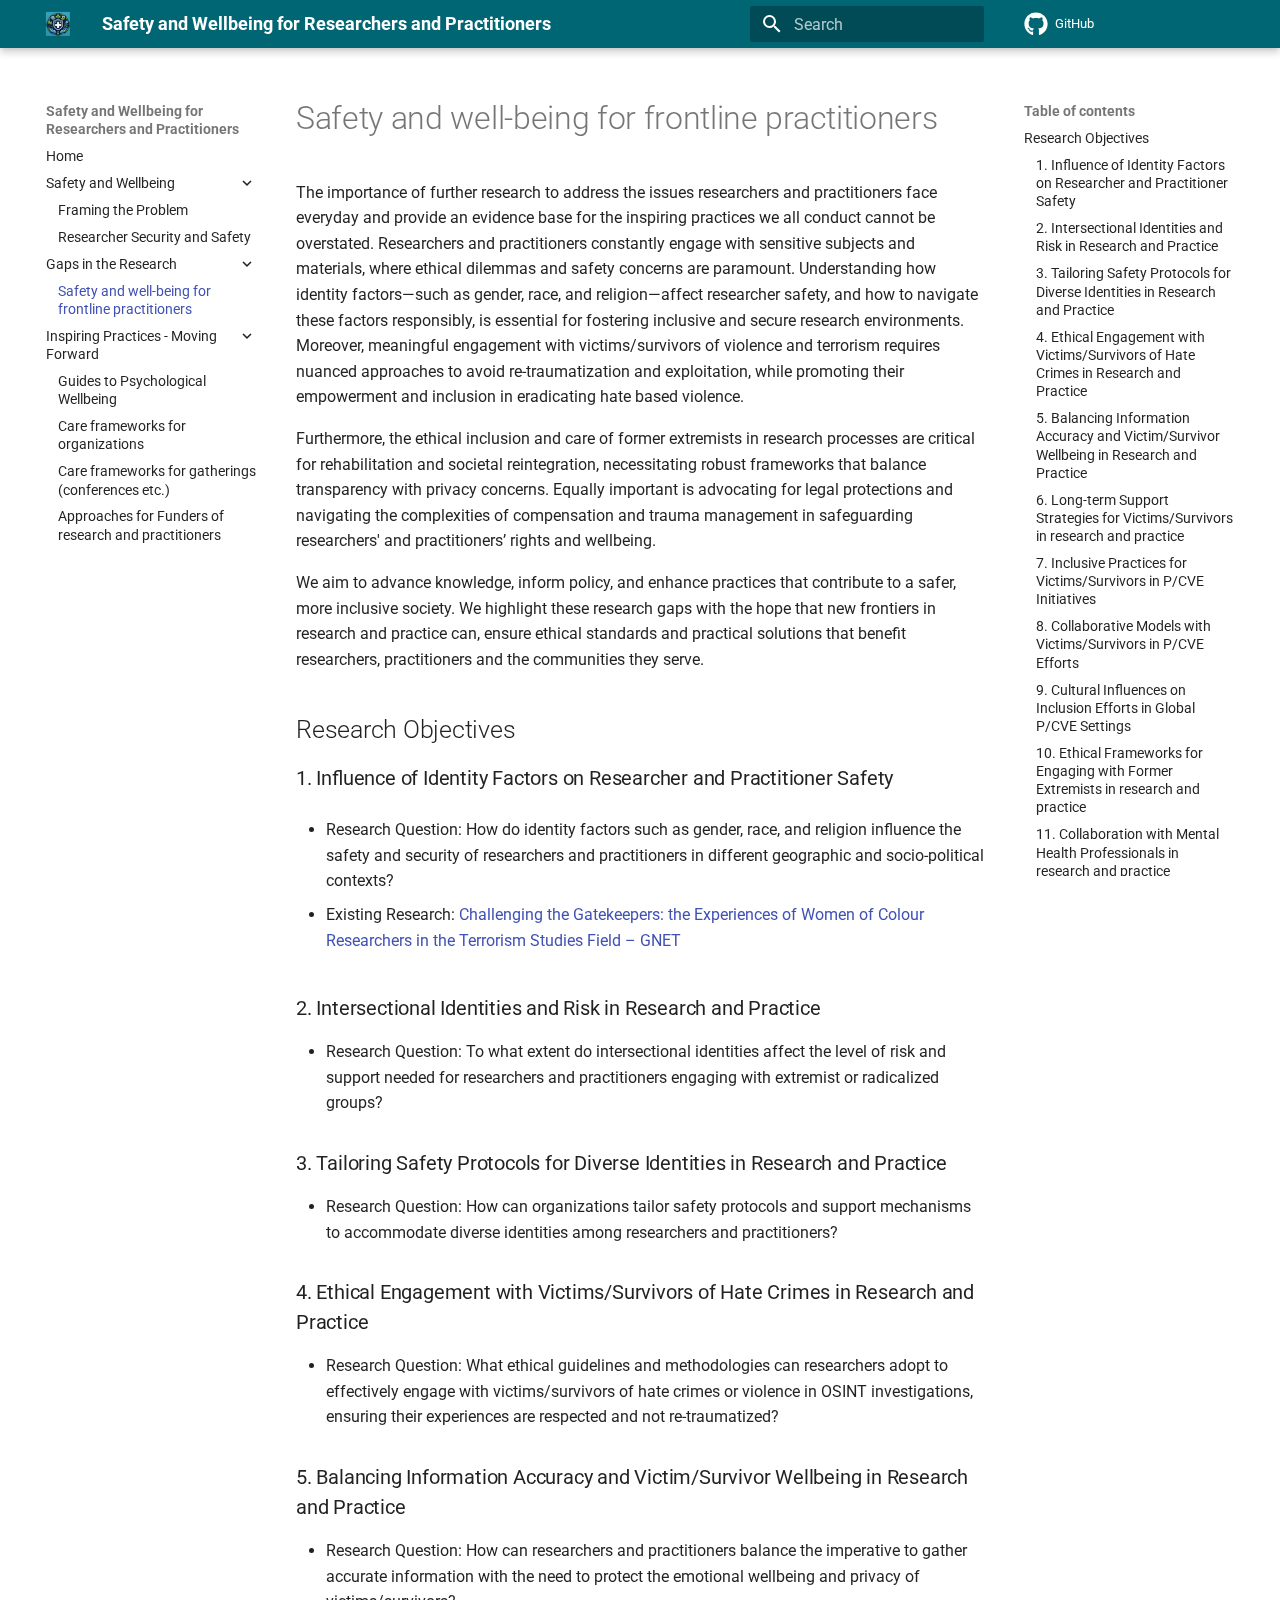
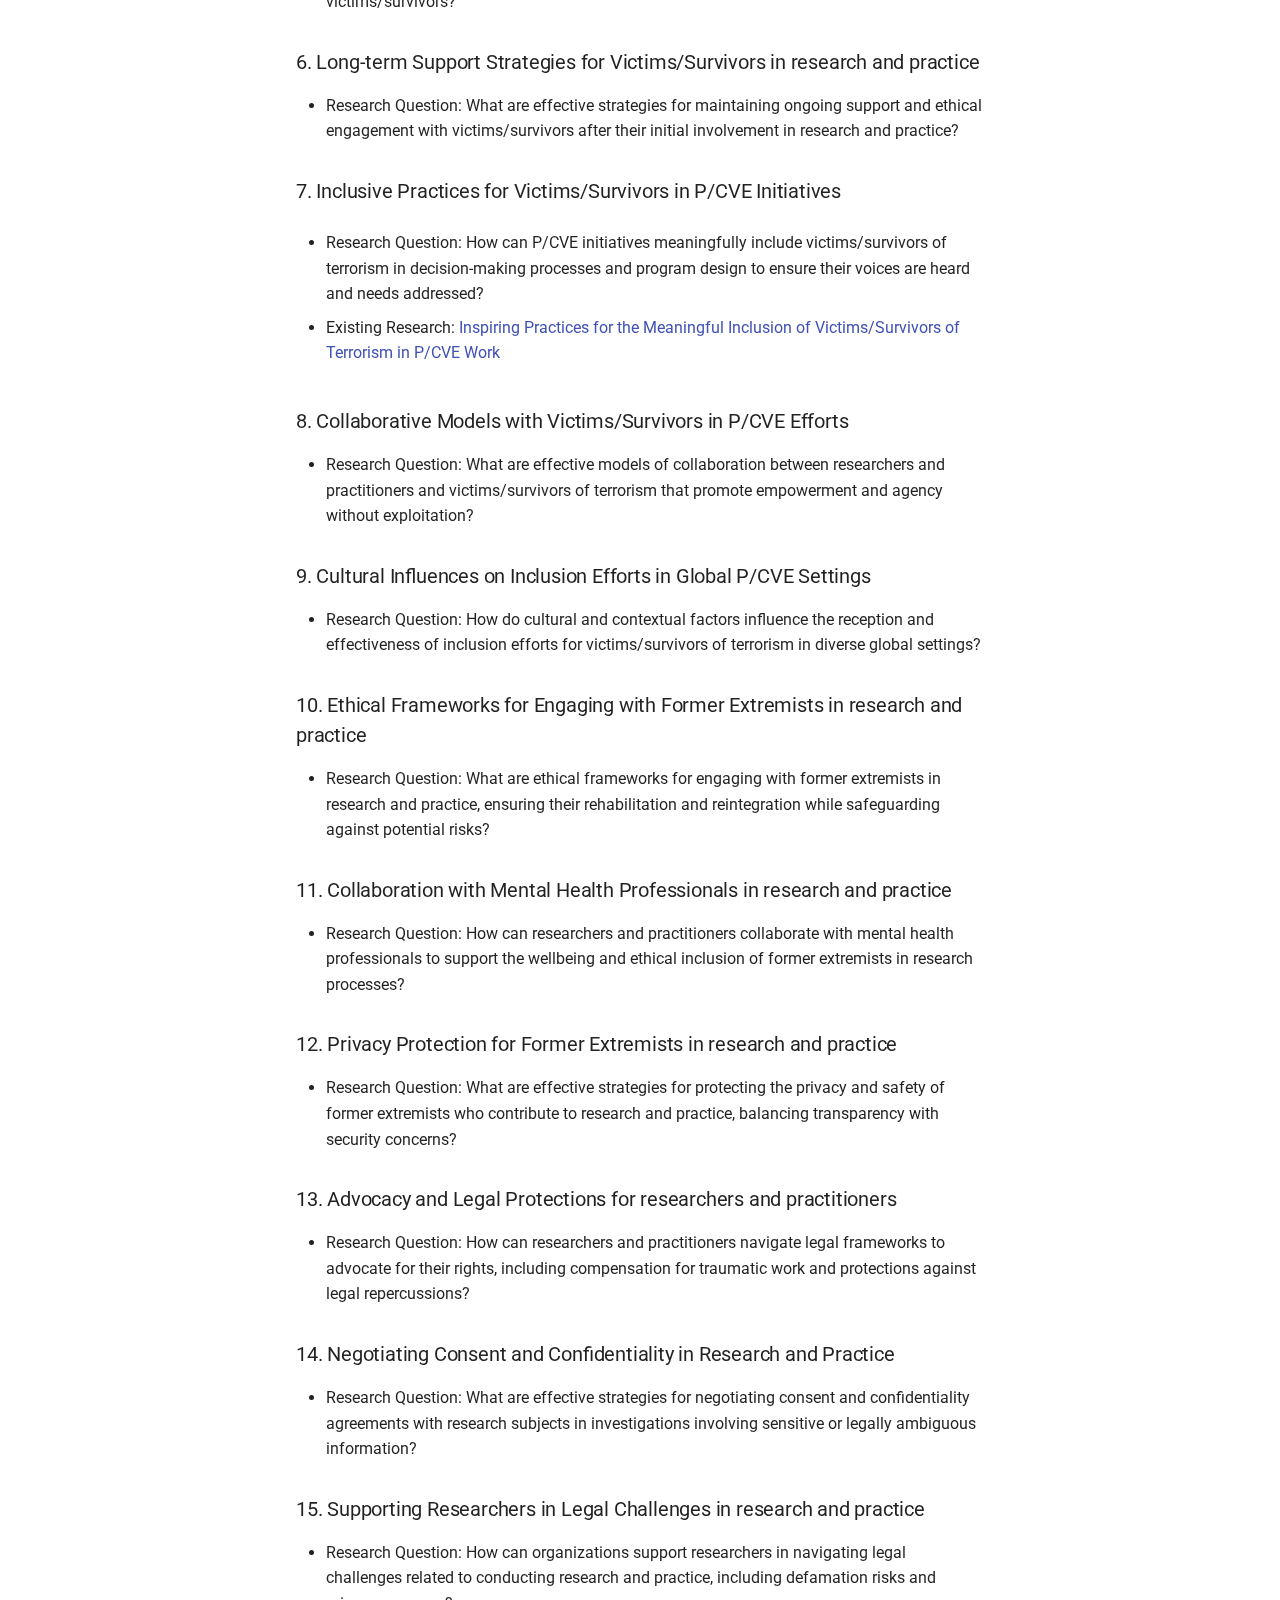
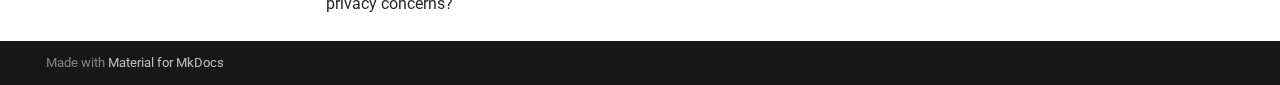
<file: Safety-and-well-being-for-frontline-practitioners/index.html>
<!doctype html>
<html lang="en" class="no-js">
  <head>
    
      <meta charset="utf-8">
      <meta name="viewport" content="width=device-width,initial-scale=1">
      
      
      
        <link rel="canonical" href="https://tgthorley.github.io/Safety-and-Wellbeing-for-Researchers-and-Practitioners/Safety-and-well-being-for-frontline-practitioners/">
      
      
        <link rel="prev" href="../Researcher-Security-and-Safety/">
      
      
        <link rel="next" href="../Guides-to-Psychological-Wellbeing/">
      
      
      <link rel="icon" href="../images/logo.png">
      <meta name="generator" content="mkdocs-1.6.1, mkdocs-material-9.6.11">
    
    
      
        <title>Safety and well-being for frontline practitioners - Safety and Wellbeing for Researchers and Practitioners</title>
      
    
    
      <link rel="stylesheet" href="../assets/stylesheets/main.4af4bdda.min.css">
      
        
        <link rel="stylesheet" href="../assets/stylesheets/palette.06af60db.min.css">
      
      


    
    
      
    
    
      
        
        
        <link rel="preconnect" href="https://fonts.gstatic.com" crossorigin>
        <link rel="stylesheet" href="https://fonts.googleapis.com/css?family=Roboto:300,300i,400,400i,700,700i%7CRoboto+Mono:400,400i,700,700i&display=fallback">
        <style>:root{--md-text-font:"Roboto";--md-code-font:"Roboto Mono"}</style>
      
    
    
      <link rel="stylesheet" href="../stylesheets/style.css">
    
    <script>__md_scope=new URL("..",location),__md_hash=e=>[...e].reduce(((e,_)=>(e<<5)-e+_.charCodeAt(0)),0),__md_get=(e,_=localStorage,t=__md_scope)=>JSON.parse(_.getItem(t.pathname+"."+e)),__md_set=(e,_,t=localStorage,a=__md_scope)=>{try{t.setItem(a.pathname+"."+e,JSON.stringify(_))}catch(e){}}</script>
    
      

    
    
    
  </head>
  
  
    
    
    
    
    
    <body dir="ltr" data-md-color-scheme="eradicate-hate" data-md-color-primary="indigo" data-md-color-accent="indigo">
  
    
    <input class="md-toggle" data-md-toggle="drawer" type="checkbox" id="__drawer" autocomplete="off">
    <input class="md-toggle" data-md-toggle="search" type="checkbox" id="__search" autocomplete="off">
    <label class="md-overlay" for="__drawer"></label>
    <div data-md-component="skip">
      
        
        <a href="#research-objectives" class="md-skip">
          Skip to content
        </a>
      
    </div>
    <div data-md-component="announce">
      
    </div>
    
    
      

  

<header class="md-header md-header--shadow" data-md-component="header">
  <nav class="md-header__inner md-grid" aria-label="Header">
    <a href=".." title="Safety and Wellbeing for Researchers and Practitioners" class="md-header__button md-logo" aria-label="Safety and Wellbeing for Researchers and Practitioners" data-md-component="logo">
      
  <img src="../images/logo.png" alt="logo">

    </a>
    <label class="md-header__button md-icon" for="__drawer">
      
      <svg xmlns="http://www.w3.org/2000/svg" viewBox="0 0 24 24"><path d="M3 6h18v2H3zm0 5h18v2H3zm0 5h18v2H3z"/></svg>
    </label>
    <div class="md-header__title" data-md-component="header-title">
      <div class="md-header__ellipsis">
        <div class="md-header__topic">
          <span class="md-ellipsis">
            Safety and Wellbeing for Researchers and Practitioners
          </span>
        </div>
        <div class="md-header__topic" data-md-component="header-topic">
          <span class="md-ellipsis">
            
              Safety and well-being for frontline practitioners
            
          </span>
        </div>
      </div>
    </div>
    
      
    
    
    
    
      
      
        <label class="md-header__button md-icon" for="__search">
          
          <svg xmlns="http://www.w3.org/2000/svg" viewBox="0 0 24 24"><path d="M9.5 3A6.5 6.5 0 0 1 16 9.5c0 1.61-.59 3.09-1.56 4.23l.27.27h.79l5 5-1.5 1.5-5-5v-.79l-.27-.27A6.52 6.52 0 0 1 9.5 16 6.5 6.5 0 0 1 3 9.5 6.5 6.5 0 0 1 9.5 3m0 2C7 5 5 7 5 9.5S7 14 9.5 14 14 12 14 9.5 12 5 9.5 5"/></svg>
        </label>
        <div class="md-search" data-md-component="search" role="dialog">
  <label class="md-search__overlay" for="__search"></label>
  <div class="md-search__inner" role="search">
    <form class="md-search__form" name="search">
      <input type="text" class="md-search__input" name="query" aria-label="Search" placeholder="Search" autocapitalize="off" autocorrect="off" autocomplete="off" spellcheck="false" data-md-component="search-query" required>
      <label class="md-search__icon md-icon" for="__search">
        
        <svg xmlns="http://www.w3.org/2000/svg" viewBox="0 0 24 24"><path d="M9.5 3A6.5 6.5 0 0 1 16 9.5c0 1.61-.59 3.09-1.56 4.23l.27.27h.79l5 5-1.5 1.5-5-5v-.79l-.27-.27A6.52 6.52 0 0 1 9.5 16 6.5 6.5 0 0 1 3 9.5 6.5 6.5 0 0 1 9.5 3m0 2C7 5 5 7 5 9.5S7 14 9.5 14 14 12 14 9.5 12 5 9.5 5"/></svg>
        
        <svg xmlns="http://www.w3.org/2000/svg" viewBox="0 0 24 24"><path d="M20 11v2H8l5.5 5.5-1.42 1.42L4.16 12l7.92-7.92L13.5 5.5 8 11z"/></svg>
      </label>
      <nav class="md-search__options" aria-label="Search">
        
        <button type="reset" class="md-search__icon md-icon" title="Clear" aria-label="Clear" tabindex="-1">
          
          <svg xmlns="http://www.w3.org/2000/svg" viewBox="0 0 24 24"><path d="M19 6.41 17.59 5 12 10.59 6.41 5 5 6.41 10.59 12 5 17.59 6.41 19 12 13.41 17.59 19 19 17.59 13.41 12z"/></svg>
        </button>
      </nav>
      
    </form>
    <div class="md-search__output">
      <div class="md-search__scrollwrap" tabindex="0" data-md-scrollfix>
        <div class="md-search-result" data-md-component="search-result">
          <div class="md-search-result__meta">
            Initializing search
          </div>
          <ol class="md-search-result__list" role="presentation"></ol>
        </div>
      </div>
    </div>
  </div>
</div>
      
    
    
      <div class="md-header__source">
        <a href="https://github.com/tgthorley/Safety-and-Wellbeing-for-Researchers-and-Practitioners" title="Go to repository" class="md-source" data-md-component="source">
  <div class="md-source__icon md-icon">
    
    <svg xmlns="http://www.w3.org/2000/svg" viewBox="0 0 496 512"><!--! Font Awesome Free 6.7.2 by @fontawesome - https://fontawesome.com License - https://fontawesome.com/license/free (Icons: CC BY 4.0, Fonts: SIL OFL 1.1, Code: MIT License) Copyright 2024 Fonticons, Inc.--><path d="M165.9 397.4c0 2-2.3 3.6-5.2 3.6-3.3.3-5.6-1.3-5.6-3.6 0-2 2.3-3.6 5.2-3.6 3-.3 5.6 1.3 5.6 3.6m-31.1-4.5c-.7 2 1.3 4.3 4.3 4.9 2.6 1 5.6 0 6.2-2s-1.3-4.3-4.3-5.2c-2.6-.7-5.5.3-6.2 2.3m44.2-1.7c-2.9.7-4.9 2.6-4.6 4.9.3 2 2.9 3.3 5.9 2.6 2.9-.7 4.9-2.6 4.6-4.6-.3-1.9-3-3.2-5.9-2.9M244.8 8C106.1 8 0 113.3 0 252c0 110.9 69.8 205.8 169.5 239.2 12.8 2.3 17.3-5.6 17.3-12.1 0-6.2-.3-40.4-.3-61.4 0 0-70 15-84.7-29.8 0 0-11.4-29.1-27.8-36.6 0 0-22.9-15.7 1.6-15.4 0 0 24.9 2 38.6 25.8 21.9 38.6 58.6 27.5 72.9 20.9 2.3-16 8.8-27.1 16-33.7-55.9-6.2-112.3-14.3-112.3-110.5 0-27.5 7.6-41.3 23.6-58.9-2.6-6.5-11.1-33.3 2.6-67.9 20.9-6.5 69 27 69 27 20-5.6 41.5-8.5 62.8-8.5s42.8 2.9 62.8 8.5c0 0 48.1-33.6 69-27 13.7 34.7 5.2 61.4 2.6 67.9 16 17.7 25.8 31.5 25.8 58.9 0 96.5-58.9 104.2-114.8 110.5 9.2 7.9 17 22.9 17 46.4 0 33.7-.3 75.4-.3 83.6 0 6.5 4.6 14.4 17.3 12.1C428.2 457.8 496 362.9 496 252 496 113.3 383.5 8 244.8 8M97.2 352.9c-1.3 1-1 3.3.7 5.2 1.6 1.6 3.9 2.3 5.2 1 1.3-1 1-3.3-.7-5.2-1.6-1.6-3.9-2.3-5.2-1m-10.8-8.1c-.7 1.3.3 2.9 2.3 3.9 1.6 1 3.6.7 4.3-.7.7-1.3-.3-2.9-2.3-3.9-2-.6-3.6-.3-4.3.7m32.4 35.6c-1.6 1.3-1 4.3 1.3 6.2 2.3 2.3 5.2 2.6 6.5 1 1.3-1.3.7-4.3-1.3-6.2-2.2-2.3-5.2-2.6-6.5-1m-11.4-14.7c-1.6 1-1.6 3.6 0 5.9s4.3 3.3 5.6 2.3c1.6-1.3 1.6-3.9 0-6.2-1.4-2.3-4-3.3-5.6-2"/></svg>
  </div>
  <div class="md-source__repository">
    GitHub
  </div>
</a>
      </div>
    
  </nav>
  
</header>
    
    <div class="md-container" data-md-component="container">
      
      
        
          
        
      
      <main class="md-main" data-md-component="main">
        <div class="md-main__inner md-grid">
          
            
              
              <div class="md-sidebar md-sidebar--primary" data-md-component="sidebar" data-md-type="navigation" >
                <div class="md-sidebar__scrollwrap">
                  <div class="md-sidebar__inner">
                    



<nav class="md-nav md-nav--primary" aria-label="Navigation" data-md-level="0">
  <label class="md-nav__title" for="__drawer">
    <a href=".." title="Safety and Wellbeing for Researchers and Practitioners" class="md-nav__button md-logo" aria-label="Safety and Wellbeing for Researchers and Practitioners" data-md-component="logo">
      
  <img src="../images/logo.png" alt="logo">

    </a>
    Safety and Wellbeing for Researchers and Practitioners
  </label>
  
    <div class="md-nav__source">
      <a href="https://github.com/tgthorley/Safety-and-Wellbeing-for-Researchers-and-Practitioners" title="Go to repository" class="md-source" data-md-component="source">
  <div class="md-source__icon md-icon">
    
    <svg xmlns="http://www.w3.org/2000/svg" viewBox="0 0 496 512"><!--! Font Awesome Free 6.7.2 by @fontawesome - https://fontawesome.com License - https://fontawesome.com/license/free (Icons: CC BY 4.0, Fonts: SIL OFL 1.1, Code: MIT License) Copyright 2024 Fonticons, Inc.--><path d="M165.9 397.4c0 2-2.3 3.6-5.2 3.6-3.3.3-5.6-1.3-5.6-3.6 0-2 2.3-3.6 5.2-3.6 3-.3 5.6 1.3 5.6 3.6m-31.1-4.5c-.7 2 1.3 4.3 4.3 4.9 2.6 1 5.6 0 6.2-2s-1.3-4.3-4.3-5.2c-2.6-.7-5.5.3-6.2 2.3m44.2-1.7c-2.9.7-4.9 2.6-4.6 4.9.3 2 2.9 3.3 5.9 2.6 2.9-.7 4.9-2.6 4.6-4.6-.3-1.9-3-3.2-5.9-2.9M244.8 8C106.1 8 0 113.3 0 252c0 110.9 69.8 205.8 169.5 239.2 12.8 2.3 17.3-5.6 17.3-12.1 0-6.2-.3-40.4-.3-61.4 0 0-70 15-84.7-29.8 0 0-11.4-29.1-27.8-36.6 0 0-22.9-15.7 1.6-15.4 0 0 24.9 2 38.6 25.8 21.9 38.6 58.6 27.5 72.9 20.9 2.3-16 8.8-27.1 16-33.7-55.9-6.2-112.3-14.3-112.3-110.5 0-27.5 7.6-41.3 23.6-58.9-2.6-6.5-11.1-33.3 2.6-67.9 20.9-6.5 69 27 69 27 20-5.6 41.5-8.5 62.8-8.5s42.8 2.9 62.8 8.5c0 0 48.1-33.6 69-27 13.7 34.7 5.2 61.4 2.6 67.9 16 17.7 25.8 31.5 25.8 58.9 0 96.5-58.9 104.2-114.8 110.5 9.2 7.9 17 22.9 17 46.4 0 33.7-.3 75.4-.3 83.6 0 6.5 4.6 14.4 17.3 12.1C428.2 457.8 496 362.9 496 252 496 113.3 383.5 8 244.8 8M97.2 352.9c-1.3 1-1 3.3.7 5.2 1.6 1.6 3.9 2.3 5.2 1 1.3-1 1-3.3-.7-5.2-1.6-1.6-3.9-2.3-5.2-1m-10.8-8.1c-.7 1.3.3 2.9 2.3 3.9 1.6 1 3.6.7 4.3-.7.7-1.3-.3-2.9-2.3-3.9-2-.6-3.6-.3-4.3.7m32.4 35.6c-1.6 1.3-1 4.3 1.3 6.2 2.3 2.3 5.2 2.6 6.5 1 1.3-1.3.7-4.3-1.3-6.2-2.2-2.3-5.2-2.6-6.5-1m-11.4-14.7c-1.6 1-1.6 3.6 0 5.9s4.3 3.3 5.6 2.3c1.6-1.3 1.6-3.9 0-6.2-1.4-2.3-4-3.3-5.6-2"/></svg>
  </div>
  <div class="md-source__repository">
    GitHub
  </div>
</a>
    </div>
  
  <ul class="md-nav__list" data-md-scrollfix>
    
      
      
  
  
  
  
    <li class="md-nav__item">
      <a href=".." class="md-nav__link">
        
  
  
  <span class="md-ellipsis">
    Home
    
  </span>
  

      </a>
    </li>
  

    
      
      
  
  
  
  
    
    
    
    
    
    <li class="md-nav__item md-nav__item--nested">
      
        
        
          
        
        <input class="md-nav__toggle md-toggle md-toggle--indeterminate" type="checkbox" id="__nav_2" >
        
          
          <label class="md-nav__link" for="__nav_2" id="__nav_2_label" tabindex="0">
            
  
  
  <span class="md-ellipsis">
    Safety and Wellbeing
    
  </span>
  

            <span class="md-nav__icon md-icon"></span>
          </label>
        
        <nav class="md-nav" data-md-level="1" aria-labelledby="__nav_2_label" aria-expanded="false">
          <label class="md-nav__title" for="__nav_2">
            <span class="md-nav__icon md-icon"></span>
            Safety and Wellbeing
          </label>
          <ul class="md-nav__list" data-md-scrollfix>
            
              
                
  
  
  
  
    <li class="md-nav__item">
      <a href="../Framing-the-problem/" class="md-nav__link">
        
  
  
  <span class="md-ellipsis">
    Framing the Problem
    
  </span>
  

      </a>
    </li>
  

              
            
              
                
  
  
  
  
    <li class="md-nav__item">
      <a href="../Researcher-Security-and-Safety/" class="md-nav__link">
        
  
  
  <span class="md-ellipsis">
    Researcher Security and Safety
    
  </span>
  

      </a>
    </li>
  

              
            
          </ul>
        </nav>
      
    </li>
  

    
      
      
  
  
    
  
  
  
    
    
    
    
    
    <li class="md-nav__item md-nav__item--active md-nav__item--nested">
      
        
        
        <input class="md-nav__toggle md-toggle " type="checkbox" id="__nav_3" checked>
        
          
          <label class="md-nav__link" for="__nav_3" id="__nav_3_label" tabindex="0">
            
  
  
  <span class="md-ellipsis">
    Gaps in the Research
    
  </span>
  

            <span class="md-nav__icon md-icon"></span>
          </label>
        
        <nav class="md-nav" data-md-level="1" aria-labelledby="__nav_3_label" aria-expanded="true">
          <label class="md-nav__title" for="__nav_3">
            <span class="md-nav__icon md-icon"></span>
            Gaps in the Research
          </label>
          <ul class="md-nav__list" data-md-scrollfix>
            
              
                
  
  
    
  
  
  
    <li class="md-nav__item md-nav__item--active">
      
      <input class="md-nav__toggle md-toggle" type="checkbox" id="__toc">
      
      
      
        <label class="md-nav__link md-nav__link--active" for="__toc">
          
  
  
  <span class="md-ellipsis">
    Safety and well-being for frontline practitioners
    
  </span>
  

          <span class="md-nav__icon md-icon"></span>
        </label>
      
      <a href="./" class="md-nav__link md-nav__link--active">
        
  
  
  <span class="md-ellipsis">
    Safety and well-being for frontline practitioners
    
  </span>
  

      </a>
      
        

<nav class="md-nav md-nav--secondary" aria-label="Table of contents">
  
  
  
  
    <label class="md-nav__title" for="__toc">
      <span class="md-nav__icon md-icon"></span>
      Table of contents
    </label>
    <ul class="md-nav__list" data-md-component="toc" data-md-scrollfix>
      
        <li class="md-nav__item">
  <a href="#research-objectives" class="md-nav__link">
    <span class="md-ellipsis">
      Research Objectives
    </span>
  </a>
  
    <nav class="md-nav" aria-label="Research Objectives">
      <ul class="md-nav__list">
        
          <li class="md-nav__item">
  <a href="#1-influence-of-identity-factors-on-researcher-and-practitioner-safety" class="md-nav__link">
    <span class="md-ellipsis">
      1. Influence of Identity Factors on Researcher and Practitioner Safety
    </span>
  </a>
  
</li>
        
          <li class="md-nav__item">
  <a href="#2-intersectional-identities-and-risk-in-research-and-practice" class="md-nav__link">
    <span class="md-ellipsis">
      2. Intersectional Identities and Risk in Research and Practice
    </span>
  </a>
  
</li>
        
          <li class="md-nav__item">
  <a href="#3-tailoring-safety-protocols-for-diverse-identities-in-research-and-practice" class="md-nav__link">
    <span class="md-ellipsis">
      3. Tailoring Safety Protocols for Diverse Identities in Research and Practice
    </span>
  </a>
  
</li>
        
          <li class="md-nav__item">
  <a href="#4-ethical-engagement-with-victimssurvivors-of-hate-crimes-in-research-and-practice" class="md-nav__link">
    <span class="md-ellipsis">
      4. Ethical Engagement with Victims/Survivors of Hate Crimes in Research and Practice
    </span>
  </a>
  
</li>
        
          <li class="md-nav__item">
  <a href="#5-balancing-information-accuracy-and-victimsurvivor-wellbeing-in-research-and-practice" class="md-nav__link">
    <span class="md-ellipsis">
      5. Balancing Information Accuracy and Victim/Survivor Wellbeing in Research and Practice
    </span>
  </a>
  
</li>
        
          <li class="md-nav__item">
  <a href="#6-long-term-support-strategies-for-victimssurvivors-in-research-and-practice" class="md-nav__link">
    <span class="md-ellipsis">
      6. Long-term Support Strategies for Victims/Survivors in research and practice
    </span>
  </a>
  
</li>
        
          <li class="md-nav__item">
  <a href="#7-inclusive-practices-for-victimssurvivors-in-pcve-initiatives" class="md-nav__link">
    <span class="md-ellipsis">
      7. Inclusive Practices for Victims/Survivors in P/CVE Initiatives
    </span>
  </a>
  
</li>
        
          <li class="md-nav__item">
  <a href="#8-collaborative-models-with-victimssurvivors-in-pcve-efforts" class="md-nav__link">
    <span class="md-ellipsis">
      8. Collaborative Models with Victims/Survivors in P/CVE Efforts
    </span>
  </a>
  
</li>
        
          <li class="md-nav__item">
  <a href="#9-cultural-influences-on-inclusion-efforts-in-global-pcve-settings" class="md-nav__link">
    <span class="md-ellipsis">
      9. Cultural Influences on Inclusion Efforts in Global P/CVE Settings
    </span>
  </a>
  
</li>
        
          <li class="md-nav__item">
  <a href="#10-ethical-frameworks-for-engaging-with-former-extremists-in-research-and-practice" class="md-nav__link">
    <span class="md-ellipsis">
      10. Ethical Frameworks for Engaging with Former Extremists in research and practice
    </span>
  </a>
  
</li>
        
          <li class="md-nav__item">
  <a href="#11-collaboration-with-mental-health-professionals-in-research-and-practice" class="md-nav__link">
    <span class="md-ellipsis">
      11. Collaboration with Mental Health Professionals in research and practice
    </span>
  </a>
  
</li>
        
          <li class="md-nav__item">
  <a href="#12-privacy-protection-for-former-extremists-in-research-and-practice" class="md-nav__link">
    <span class="md-ellipsis">
      12. Privacy Protection for Former Extremists in research and practice
    </span>
  </a>
  
</li>
        
          <li class="md-nav__item">
  <a href="#13-advocacy-and-legal-protections-for-researchers-and-practitioners" class="md-nav__link">
    <span class="md-ellipsis">
      13. Advocacy and Legal Protections for researchers and practitioners
    </span>
  </a>
  
</li>
        
          <li class="md-nav__item">
  <a href="#14-negotiating-consent-and-confidentiality-in-research-and-practice" class="md-nav__link">
    <span class="md-ellipsis">
      14. Negotiating Consent and Confidentiality in Research and Practice
    </span>
  </a>
  
</li>
        
          <li class="md-nav__item">
  <a href="#15-supporting-researchers-in-legal-challenges-in-research-and-practice" class="md-nav__link">
    <span class="md-ellipsis">
      15. Supporting Researchers in Legal Challenges in research and practice
    </span>
  </a>
  
</li>
        
      </ul>
    </nav>
  
</li>
      
    </ul>
  
</nav>
      
    </li>
  

              
            
          </ul>
        </nav>
      
    </li>
  

    
      
      
  
  
  
  
    
    
    
    
    
    <li class="md-nav__item md-nav__item--nested">
      
        
        
          
        
        <input class="md-nav__toggle md-toggle md-toggle--indeterminate" type="checkbox" id="__nav_4" >
        
          
          <label class="md-nav__link" for="__nav_4" id="__nav_4_label" tabindex="0">
            
  
  
  <span class="md-ellipsis">
    Inspiring Practices - Moving Forward
    
  </span>
  

            <span class="md-nav__icon md-icon"></span>
          </label>
        
        <nav class="md-nav" data-md-level="1" aria-labelledby="__nav_4_label" aria-expanded="false">
          <label class="md-nav__title" for="__nav_4">
            <span class="md-nav__icon md-icon"></span>
            Inspiring Practices - Moving Forward
          </label>
          <ul class="md-nav__list" data-md-scrollfix>
            
              
                
  
  
  
  
    <li class="md-nav__item">
      <a href="../Guides-to-Psychological-Wellbeing/" class="md-nav__link">
        
  
  
  <span class="md-ellipsis">
    Guides to Psychological Wellbeing
    
  </span>
  

      </a>
    </li>
  

              
            
              
                
  
  
  
  
    <li class="md-nav__item">
      <a href="../Care-frameworks-for-organizations/" class="md-nav__link">
        
  
  
  <span class="md-ellipsis">
    Care frameworks for organizations
    
  </span>
  

      </a>
    </li>
  

              
            
              
                
  
  
  
  
    <li class="md-nav__item">
      <a href="../Care-frameworks-for-gatherings/" class="md-nav__link">
        
  
  
  <span class="md-ellipsis">
    Care frameworks for gatherings (conferences etc.)
    
  </span>
  

      </a>
    </li>
  

              
            
              
                
  
  
  
  
    <li class="md-nav__item">
      <a href="../Approaches-for-Funders-of-research-and-practitioners/" class="md-nav__link">
        
  
  
  <span class="md-ellipsis">
    Approaches for Funders of research and practitioners
    
  </span>
  

      </a>
    </li>
  

              
            
          </ul>
        </nav>
      
    </li>
  

    
  </ul>
</nav>
                  </div>
                </div>
              </div>
            
            
              
              <div class="md-sidebar md-sidebar--secondary" data-md-component="sidebar" data-md-type="toc" >
                <div class="md-sidebar__scrollwrap">
                  <div class="md-sidebar__inner">
                    

<nav class="md-nav md-nav--secondary" aria-label="Table of contents">
  
  
  
  
    <label class="md-nav__title" for="__toc">
      <span class="md-nav__icon md-icon"></span>
      Table of contents
    </label>
    <ul class="md-nav__list" data-md-component="toc" data-md-scrollfix>
      
        <li class="md-nav__item">
  <a href="#research-objectives" class="md-nav__link">
    <span class="md-ellipsis">
      Research Objectives
    </span>
  </a>
  
    <nav class="md-nav" aria-label="Research Objectives">
      <ul class="md-nav__list">
        
          <li class="md-nav__item">
  <a href="#1-influence-of-identity-factors-on-researcher-and-practitioner-safety" class="md-nav__link">
    <span class="md-ellipsis">
      1. Influence of Identity Factors on Researcher and Practitioner Safety
    </span>
  </a>
  
</li>
        
          <li class="md-nav__item">
  <a href="#2-intersectional-identities-and-risk-in-research-and-practice" class="md-nav__link">
    <span class="md-ellipsis">
      2. Intersectional Identities and Risk in Research and Practice
    </span>
  </a>
  
</li>
        
          <li class="md-nav__item">
  <a href="#3-tailoring-safety-protocols-for-diverse-identities-in-research-and-practice" class="md-nav__link">
    <span class="md-ellipsis">
      3. Tailoring Safety Protocols for Diverse Identities in Research and Practice
    </span>
  </a>
  
</li>
        
          <li class="md-nav__item">
  <a href="#4-ethical-engagement-with-victimssurvivors-of-hate-crimes-in-research-and-practice" class="md-nav__link">
    <span class="md-ellipsis">
      4. Ethical Engagement with Victims/Survivors of Hate Crimes in Research and Practice
    </span>
  </a>
  
</li>
        
          <li class="md-nav__item">
  <a href="#5-balancing-information-accuracy-and-victimsurvivor-wellbeing-in-research-and-practice" class="md-nav__link">
    <span class="md-ellipsis">
      5. Balancing Information Accuracy and Victim/Survivor Wellbeing in Research and Practice
    </span>
  </a>
  
</li>
        
          <li class="md-nav__item">
  <a href="#6-long-term-support-strategies-for-victimssurvivors-in-research-and-practice" class="md-nav__link">
    <span class="md-ellipsis">
      6. Long-term Support Strategies for Victims/Survivors in research and practice
    </span>
  </a>
  
</li>
        
          <li class="md-nav__item">
  <a href="#7-inclusive-practices-for-victimssurvivors-in-pcve-initiatives" class="md-nav__link">
    <span class="md-ellipsis">
      7. Inclusive Practices for Victims/Survivors in P/CVE Initiatives
    </span>
  </a>
  
</li>
        
          <li class="md-nav__item">
  <a href="#8-collaborative-models-with-victimssurvivors-in-pcve-efforts" class="md-nav__link">
    <span class="md-ellipsis">
      8. Collaborative Models with Victims/Survivors in P/CVE Efforts
    </span>
  </a>
  
</li>
        
          <li class="md-nav__item">
  <a href="#9-cultural-influences-on-inclusion-efforts-in-global-pcve-settings" class="md-nav__link">
    <span class="md-ellipsis">
      9. Cultural Influences on Inclusion Efforts in Global P/CVE Settings
    </span>
  </a>
  
</li>
        
          <li class="md-nav__item">
  <a href="#10-ethical-frameworks-for-engaging-with-former-extremists-in-research-and-practice" class="md-nav__link">
    <span class="md-ellipsis">
      10. Ethical Frameworks for Engaging with Former Extremists in research and practice
    </span>
  </a>
  
</li>
        
          <li class="md-nav__item">
  <a href="#11-collaboration-with-mental-health-professionals-in-research-and-practice" class="md-nav__link">
    <span class="md-ellipsis">
      11. Collaboration with Mental Health Professionals in research and practice
    </span>
  </a>
  
</li>
        
          <li class="md-nav__item">
  <a href="#12-privacy-protection-for-former-extremists-in-research-and-practice" class="md-nav__link">
    <span class="md-ellipsis">
      12. Privacy Protection for Former Extremists in research and practice
    </span>
  </a>
  
</li>
        
          <li class="md-nav__item">
  <a href="#13-advocacy-and-legal-protections-for-researchers-and-practitioners" class="md-nav__link">
    <span class="md-ellipsis">
      13. Advocacy and Legal Protections for researchers and practitioners
    </span>
  </a>
  
</li>
        
          <li class="md-nav__item">
  <a href="#14-negotiating-consent-and-confidentiality-in-research-and-practice" class="md-nav__link">
    <span class="md-ellipsis">
      14. Negotiating Consent and Confidentiality in Research and Practice
    </span>
  </a>
  
</li>
        
          <li class="md-nav__item">
  <a href="#15-supporting-researchers-in-legal-challenges-in-research-and-practice" class="md-nav__link">
    <span class="md-ellipsis">
      15. Supporting Researchers in Legal Challenges in research and practice
    </span>
  </a>
  
</li>
        
      </ul>
    </nav>
  
</li>
      
    </ul>
  
</nav>
                  </div>
                </div>
              </div>
            
          
          
            <div class="md-content" data-md-component="content">
              <article class="md-content__inner md-typeset">
                
                  


  
  


  <h1>Safety and well-being for frontline practitioners</h1>

<p>The importance of further research to address the issues researchers and practitioners face everyday and provide an evidence base for the inspiring practices we all conduct cannot be overstated. Researchers and practitioners constantly engage with sensitive subjects and materials, where ethical dilemmas and safety concerns are paramount. Understanding how identity factors—such as gender, race, and religion—affect researcher safety, and how to navigate these factors responsibly, is essential for fostering inclusive and secure research environments. Moreover, meaningful engagement with victims/survivors of violence and terrorism requires nuanced approaches to avoid re-traumatization and exploitation, while promoting their empowerment and inclusion in eradicating hate based violence.</p>
<p>Furthermore, the ethical inclusion and care of former extremists in research processes are critical for rehabilitation and societal reintegration, necessitating robust frameworks that balance transparency with privacy concerns. Equally important is advocating for legal protections and navigating the complexities of compensation and trauma management in safeguarding researchers' and practitioners’ rights and wellbeing.</p>
<p>We aim to advance knowledge, inform policy, and enhance practices that contribute to a safer, more inclusive society. We highlight these research gaps with the hope that new frontiers in research and practice can, ensure ethical standards and practical solutions that benefit researchers, practitioners and the communities they serve.</p>
<h2 id="research-objectives">Research Objectives</h2>
<h3 id="1-influence-of-identity-factors-on-researcher-and-practitioner-safety">1. Influence of Identity Factors on Researcher and Practitioner Safety</h3>
<ul>
<li>
<p>Research Question: How do identity factors such as gender, race, and religion influence the safety and security of researchers and practitioners in different geographic and socio-political contexts?</p>
</li>
<li>
<p>Existing Research: <a href="https://gnet-research.org/2022/11/28/challenging-the-gatekeepers-the-experiences-of-women-of-colour-researchers-in-the-terrorism-studies-field/">Challenging the Gatekeepers: the Experiences of Women of Colour Researchers in the Terrorism Studies Field – GNET</a></p>
</li>
</ul>
<h3 id="2-intersectional-identities-and-risk-in-research-and-practice">2. Intersectional Identities and Risk in Research and Practice</h3>
<ul>
<li>Research Question: To what extent do intersectional identities affect the level of risk and support needed for researchers and practitioners engaging with extremist or radicalized groups?</li>
</ul>
<h3 id="3-tailoring-safety-protocols-for-diverse-identities-in-research-and-practice">3. Tailoring Safety Protocols for Diverse Identities in Research and Practice</h3>
<ul>
<li>Research Question: How can organizations tailor safety protocols and support mechanisms to accommodate diverse identities among researchers and practitioners?</li>
</ul>
<h3 id="4-ethical-engagement-with-victimssurvivors-of-hate-crimes-in-research-and-practice">4. Ethical Engagement with Victims/Survivors of Hate Crimes in Research and Practice</h3>
<ul>
<li>Research Question: What ethical guidelines and methodologies can researchers adopt to effectively engage with victims/survivors of hate crimes or violence in OSINT investigations, ensuring their experiences are respected and not re-traumatized?</li>
</ul>
<h3 id="5-balancing-information-accuracy-and-victimsurvivor-wellbeing-in-research-and-practice">5. Balancing Information Accuracy and Victim/Survivor Wellbeing in Research and Practice</h3>
<ul>
<li>Research Question: How can researchers and practitioners balance the imperative to gather accurate information with the need to protect the emotional wellbeing and privacy of victims/survivors?</li>
</ul>
<h3 id="6-long-term-support-strategies-for-victimssurvivors-in-research-and-practice">6. Long-term Support Strategies for Victims/Survivors in research and practice</h3>
<ul>
<li>Research Question: What are effective strategies for maintaining ongoing support and ethical engagement with victims/survivors after their initial involvement in research and practice?</li>
</ul>
<h3 id="7-inclusive-practices-for-victimssurvivors-in-pcve-initiatives">7. Inclusive Practices for Victims/Survivors in P/CVE Initiatives</h3>
<ul>
<li>
<p>Research Question: How can P/CVE initiatives meaningfully include victims/survivors of terrorism in decision-making processes and program design to ensure their voices are heard and needs addressed?</p>
</li>
<li>
<p>Existing Research: <a href="https://home-affairs.ec.europa.eu/document/download/ba3f54a5-8534-40cd-9249-3ce5b8b38ef6_en?filename=ran_ad-hoc%20paper_involving_victims_in_pcve_122023_en.pdf">Inspiring Practices for the Meaningful Inclusion of Victims/Survivors of Terrorism in P/CVE Work</a></p>
</li>
</ul>
<h3 id="8-collaborative-models-with-victimssurvivors-in-pcve-efforts">8. Collaborative Models with Victims/Survivors in P/CVE Efforts</h3>
<ul>
<li>Research Question: What are effective models of collaboration between researchers and practitioners and victims/survivors of terrorism that promote empowerment and agency without exploitation?</li>
</ul>
<h3 id="9-cultural-influences-on-inclusion-efforts-in-global-pcve-settings">9. Cultural Influences on Inclusion Efforts in Global P/CVE Settings</h3>
<ul>
<li>Research Question: How do cultural and contextual factors influence the reception and effectiveness of inclusion efforts for victims/survivors of terrorism in diverse global settings?</li>
</ul>
<h3 id="10-ethical-frameworks-for-engaging-with-former-extremists-in-research-and-practice">10. Ethical Frameworks for Engaging with Former Extremists in research and practice</h3>
<ul>
<li>Research Question: What are ethical frameworks for engaging with former extremists in research and practice, ensuring their rehabilitation and reintegration while safeguarding against potential risks?</li>
</ul>
<h3 id="11-collaboration-with-mental-health-professionals-in-research-and-practice">11. Collaboration with Mental Health Professionals in research and practice</h3>
<ul>
<li>Research Question: How can researchers and practitioners collaborate with mental health professionals to support the wellbeing and ethical inclusion of former extremists in research processes?</li>
</ul>
<h3 id="12-privacy-protection-for-former-extremists-in-research-and-practice">12. Privacy Protection for Former Extremists in research and practice</h3>
<ul>
<li>Research Question: What are effective strategies for protecting the privacy and safety of former extremists who contribute to research and practice, balancing transparency with security concerns?</li>
</ul>
<h3 id="13-advocacy-and-legal-protections-for-researchers-and-practitioners">13. Advocacy and Legal Protections for researchers and practitioners</h3>
<ul>
<li>Research Question: How can researchers and practitioners navigate legal frameworks to advocate for their rights, including compensation for traumatic work and protections against legal repercussions?</li>
</ul>
<h3 id="14-negotiating-consent-and-confidentiality-in-research-and-practice">14. Negotiating Consent and Confidentiality in Research and Practice</h3>
<ul>
<li>Research Question: What are effective strategies for negotiating consent and confidentiality agreements with research subjects in investigations involving sensitive or legally ambiguous information?</li>
</ul>
<h3 id="15-supporting-researchers-in-legal-challenges-in-research-and-practice">15. Supporting Researchers in Legal Challenges in research and practice</h3>
<ul>
<li>Research Question: How can organizations support researchers in navigating legal challenges related to conducting research and practice, including defamation risks and privacy concerns?</li>
</ul>












                
              </article>
            </div>
          
          
<script>var target=document.getElementById(location.hash.slice(1));target&&target.name&&(target.checked=target.name.startsWith("__tabbed_"))</script>
        </div>
        
      </main>
      
        <footer class="md-footer">
  
  <div class="md-footer-meta md-typeset">
    <div class="md-footer-meta__inner md-grid">
      <div class="md-copyright">
  
  
    Made with
    <a href="https://squidfunk.github.io/mkdocs-material/" target="_blank" rel="noopener">
      Material for MkDocs
    </a>
  
</div>
      
    </div>
  </div>
</footer>
      
    </div>
    <div class="md-dialog" data-md-component="dialog">
      <div class="md-dialog__inner md-typeset"></div>
    </div>
    
    
    
      
      <script id="__config" type="application/json">{"base": "..", "features": ["navigation.expand"], "search": "../assets/javascripts/workers/search.f8cc74c7.min.js", "tags": null, "translations": {"clipboard.copied": "Copied to clipboard", "clipboard.copy": "Copy to clipboard", "search.result.more.one": "1 more on this page", "search.result.more.other": "# more on this page", "search.result.none": "No matching documents", "search.result.one": "1 matching document", "search.result.other": "# matching documents", "search.result.placeholder": "Type to start searching", "search.result.term.missing": "Missing", "select.version": "Select version"}, "version": null}</script>
    
    
      <script src="../assets/javascripts/bundle.c8b220af.min.js"></script>
      
    
  </body>
</html>
</file>
<file: stylesheets/style.css>
[data-md-color-scheme="eradicate-hate"]{
    --md-primary-fg-color:#006673;
    --md-accent-fg-color:#fbaa19;
  }
</file>
<file: assets/stylesheets/main.4af4bdda.min.css>
@charset "UTF-8";html{-webkit-text-size-adjust:none;-moz-text-size-adjust:none;text-size-adjust:none;box-sizing:border-box}*,:after,:before{box-sizing:inherit}@media (prefers-reduced-motion){*,:after,:before{transition:none!important}}body{margin:0}a,button,input,label{-webkit-tap-highlight-color:transparent}a{color:inherit;text-decoration:none}hr{border:0;box-sizing:initial;display:block;height:.05rem;overflow:visible;padding:0}small{font-size:80%}sub,sup{line-height:1em}img{border-style:none}table{border-collapse:initial;border-spacing:0}td,th{font-weight:400;vertical-align:top}button{background:#0000;border:0;font-family:inherit;font-size:inherit;margin:0;padding:0}input{border:0;outline:none}:root{--md-primary-fg-color:#4051b5;--md-primary-fg-color--light:#5d6cc0;--md-primary-fg-color--dark:#303fa1;--md-primary-bg-color:#fff;--md-primary-bg-color--light:#ffffffb3;--md-accent-fg-color:#526cfe;--md-accent-fg-color--transparent:#526cfe1a;--md-accent-bg-color:#fff;--md-accent-bg-color--light:#ffffffb3}[data-md-color-scheme=default]{color-scheme:light}[data-md-color-scheme=default] img[src$="#gh-dark-mode-only"],[data-md-color-scheme=default] img[src$="#only-dark"]{display:none}:root,[data-md-color-scheme=default]{--md-hue:225deg;--md-default-fg-color:#000000de;--md-default-fg-color--light:#0000008a;--md-default-fg-color--lighter:#00000052;--md-default-fg-color--lightest:#00000012;--md-default-bg-color:#fff;--md-default-bg-color--light:#ffffffb3;--md-default-bg-color--lighter:#ffffff4d;--md-default-bg-color--lightest:#ffffff1f;--md-code-fg-color:#36464e;--md-code-bg-color:#f5f5f5;--md-code-hl-color:#4287ff;--md-code-hl-color--light:#4287ff1a;--md-code-hl-number-color:#d52a2a;--md-code-hl-special-color:#db1457;--md-code-hl-function-color:#a846b9;--md-code-hl-constant-color:#6e59d9;--md-code-hl-keyword-color:#3f6ec6;--md-code-hl-string-color:#1c7d4d;--md-code-hl-name-color:var(--md-code-fg-color);--md-code-hl-operator-color:var(--md-default-fg-color--light);--md-code-hl-punctuation-color:var(--md-default-fg-color--light);--md-code-hl-comment-color:var(--md-default-fg-color--light);--md-code-hl-generic-color:var(--md-default-fg-color--light);--md-code-hl-variable-color:var(--md-default-fg-color--light);--md-typeset-color:var(--md-default-fg-color);--md-typeset-a-color:var(--md-primary-fg-color);--md-typeset-del-color:#f5503d26;--md-typeset-ins-color:#0bd57026;--md-typeset-kbd-color:#fafafa;--md-typeset-kbd-accent-color:#fff;--md-typeset-kbd-border-color:#b8b8b8;--md-typeset-mark-color:#ffff0080;--md-typeset-table-color:#0000001f;--md-typeset-table-color--light:rgba(0,0,0,.035);--md-admonition-fg-color:var(--md-default-fg-color);--md-admonition-bg-color:var(--md-default-bg-color);--md-warning-fg-color:#000000de;--md-warning-bg-color:#ff9;--md-footer-fg-color:#fff;--md-footer-fg-color--light:#ffffffb3;--md-footer-fg-color--lighter:#ffffff73;--md-footer-bg-color:#000000de;--md-footer-bg-color--dark:#00000052;--md-shadow-z1:0 0.2rem 0.5rem #0000000d,0 0 0.05rem #0000001a;--md-shadow-z2:0 0.2rem 0.5rem #0000001a,0 0 0.05rem #00000040;--md-shadow-z3:0 0.2rem 0.5rem #0003,0 0 0.05rem #00000059}.md-icon svg{fill:currentcolor;display:block;height:1.2rem;width:1.2rem}body{-webkit-font-smoothing:antialiased;-moz-osx-font-smoothing:grayscale;--md-text-font-family:var(--md-text-font,_),-apple-system,BlinkMacSystemFont,Helvetica,Arial,sans-serif;--md-code-font-family:var(--md-code-font,_),SFMono-Regular,Consolas,Menlo,monospace}aside,body,input{font-feature-settings:"kern","liga";color:var(--md-typeset-color);font-family:var(--md-text-font-family)}code,kbd,pre{font-feature-settings:"kern";font-family:var(--md-code-font-family)}:root{--md-typeset-table-sort-icon:url('data:image/svg+xml;charset=utf-8,<svg xmlns="http://www.w3.org/2000/svg" viewBox="0 0 24 24"><path d="m18 21-4-4h3V7h-3l4-4 4 4h-3v10h3M2 19v-2h10v2M2 13v-2h7v2M2 7V5h4v2z"/></svg>');--md-typeset-table-sort-icon--asc:url('data:image/svg+xml;charset=utf-8,<svg xmlns="http://www.w3.org/2000/svg" viewBox="0 0 24 24"><path d="M19 17h3l-4 4-4-4h3V3h2M2 17h10v2H2M6 5v2H2V5m0 6h7v2H2z"/></svg>');--md-typeset-table-sort-icon--desc:url('data:image/svg+xml;charset=utf-8,<svg xmlns="http://www.w3.org/2000/svg" viewBox="0 0 24 24"><path d="M19 7h3l-4-4-4 4h3v14h2M2 17h10v2H2M6 5v2H2V5m0 6h7v2H2z"/></svg>')}.md-typeset{-webkit-print-color-adjust:exact;color-adjust:exact;font-size:.8rem;line-height:1.6;overflow-wrap:break-word}@media print{.md-typeset{font-size:.68rem}}.md-typeset blockquote,.md-typeset dl,.md-typeset figure,.md-typeset ol,.md-typeset pre,.md-typeset ul{margin-bottom:1em;margin-top:1em}.md-typeset h1{color:var(--md-default-fg-color--light);font-size:2em;line-height:1.3;margin:0 0 1.25em}.md-typeset h1,.md-typeset h2{font-weight:300;letter-spacing:-.01em}.md-typeset h2{font-size:1.5625em;line-height:1.4;margin:1.6em 0 .64em}.md-typeset h3{font-size:1.25em;font-weight:400;letter-spacing:-.01em;line-height:1.5;margin:1.6em 0 .8em}.md-typeset h2+h3{margin-top:.8em}.md-typeset h4{font-weight:700;letter-spacing:-.01em;margin:1em 0}.md-typeset h5,.md-typeset h6{color:var(--md-default-fg-color--light);font-size:.8em;font-weight:700;letter-spacing:-.01em;margin:1.25em 0}.md-typeset h5{text-transform:uppercase}.md-typeset h5 code{text-transform:none}.md-typeset hr{border-bottom:.05rem solid var(--md-default-fg-color--lightest);display:flow-root;margin:1.5em 0}.md-typeset a{color:var(--md-typeset-a-color);word-break:break-word}.md-typeset a,.md-typeset a:before{transition:color 125ms}.md-typeset a:focus,.md-typeset a:hover{color:var(--md-accent-fg-color)}.md-typeset a:focus code,.md-typeset a:hover code{background-color:var(--md-accent-fg-color--transparent)}.md-typeset a code{color:currentcolor;transition:background-color 125ms}.md-typeset a.focus-visible{outline-color:var(--md-accent-fg-color);outline-offset:.2rem}.md-typeset code,.md-typeset kbd,.md-typeset pre{color:var(--md-code-fg-color);direction:ltr;font-variant-ligatures:none}@media print{.md-typeset code,.md-typeset kbd,.md-typeset pre{white-space:pre-wrap}}.md-typeset code{background-color:var(--md-code-bg-color);border-radius:.1rem;-webkit-box-decoration-break:clone;box-decoration-break:clone;font-size:.85em;padding:0 .2941176471em;word-break:break-word}.md-typeset code:not(.focus-visible){-webkit-tap-highlight-color:transparent;outline:none}.md-typeset pre{display:flow-root;line-height:1.4;position:relative}.md-typeset pre>code{-webkit-box-decoration-break:slice;box-decoration-break:slice;box-shadow:none;display:block;margin:0;outline-color:var(--md-accent-fg-color);overflow:auto;padding:.7720588235em 1.1764705882em;scrollbar-color:var(--md-default-fg-color--lighter) #0000;scrollbar-width:thin;touch-action:auto;word-break:normal}.md-typeset pre>code:hover{scrollbar-color:var(--md-accent-fg-color) #0000}.md-typeset pre>code::-webkit-scrollbar{height:.2rem;width:.2rem}.md-typeset pre>code::-webkit-scrollbar-thumb{background-color:var(--md-default-fg-color--lighter)}.md-typeset pre>code::-webkit-scrollbar-thumb:hover{background-color:var(--md-accent-fg-color)}.md-typeset kbd{background-color:var(--md-typeset-kbd-color);border-radius:.1rem;box-shadow:0 .1rem 0 .05rem var(--md-typeset-kbd-border-color),0 .1rem 0 var(--md-typeset-kbd-border-color),0 -.1rem .2rem var(--md-typeset-kbd-accent-color) inset;color:var(--md-default-fg-color);display:inline-block;font-size:.75em;padding:0 .6666666667em;vertical-align:text-top;word-break:break-word}.md-typeset mark{background-color:var(--md-typeset-mark-color);-webkit-box-decoration-break:clone;box-decoration-break:clone;color:inherit;word-break:break-word}.md-typeset abbr{border-bottom:.05rem dotted var(--md-default-fg-color--light);cursor:help;text-decoration:none}.md-typeset small{opacity:.75}[dir=ltr] .md-typeset sub,[dir=ltr] .md-typeset sup{margin-left:.078125em}[dir=rtl] .md-typeset sub,[dir=rtl] .md-typeset sup{margin-right:.078125em}[dir=ltr] .md-typeset blockquote{padding-left:.6rem}[dir=rtl] .md-typeset blockquote{padding-right:.6rem}[dir=ltr] .md-typeset blockquote{border-left:.2rem solid var(--md-default-fg-color--lighter)}[dir=rtl] .md-typeset blockquote{border-right:.2rem solid var(--md-default-fg-color--lighter)}.md-typeset blockquote{color:var(--md-default-fg-color--light);margin-left:0;margin-right:0}.md-typeset ul{list-style-type:disc}.md-typeset ul[type]{list-style-type:revert-layer}[dir=ltr] .md-typeset ol,[dir=ltr] .md-typeset ul{margin-left:.625em}[dir=rtl] .md-typeset ol,[dir=rtl] .md-typeset ul{margin-right:.625em}.md-typeset ol,.md-typeset ul{padding:0}.md-typeset ol:not([hidden]),.md-typeset ul:not([hidden]){display:flow-root}.md-typeset ol ol,.md-typeset ul ol{list-style-type:lower-alpha}.md-typeset ol ol ol,.md-typeset ul ol ol{list-style-type:lower-roman}.md-typeset ol ol ol ol,.md-typeset ul ol ol ol{list-style-type:upper-alpha}.md-typeset ol ol ol ol ol,.md-typeset ul ol ol ol ol{list-style-type:upper-roman}.md-typeset ol[type],.md-typeset ul[type]{list-style-type:revert-layer}[dir=ltr] .md-typeset ol li,[dir=ltr] .md-typeset ul li{margin-left:1.25em}[dir=rtl] .md-typeset ol li,[dir=rtl] .md-typeset ul li{margin-right:1.25em}.md-typeset ol li,.md-typeset ul li{margin-bottom:.5em}.md-typeset ol li blockquote,.md-typeset ol li p,.md-typeset ul li blockquote,.md-typeset ul li p{margin:.5em 0}.md-typeset ol li:last-child,.md-typeset ul li:last-child{margin-bottom:0}[dir=ltr] .md-typeset ol li ol,[dir=ltr] .md-typeset ol li ul,[dir=ltr] .md-typeset ul li ol,[dir=ltr] .md-typeset ul li ul{margin-left:.625em}[dir=rtl] .md-typeset ol li ol,[dir=rtl] .md-typeset ol li ul,[dir=rtl] .md-typeset ul li ol,[dir=rtl] .md-typeset ul li ul{margin-right:.625em}.md-typeset ol li ol,.md-typeset ol li ul,.md-typeset ul li ol,.md-typeset ul li ul{margin-bottom:.5em;margin-top:.5em}[dir=ltr] .md-typeset dd{margin-left:1.875em}[dir=rtl] .md-typeset dd{margin-right:1.875em}.md-typeset dd{margin-bottom:1.5em;margin-top:1em}.md-typeset img,.md-typeset svg,.md-typeset video{height:auto;max-width:100%}.md-typeset img[align=left]{margin:1em 1em 1em 0}.md-typeset img[align=right]{margin:1em 0 1em 1em}.md-typeset img[align]:only-child{margin-top:0}.md-typeset figure{display:flow-root;margin:1em auto;max-width:100%;text-align:center;width:-moz-fit-content;width:fit-content}.md-typeset figure img{display:block;margin:0 auto}.md-typeset figcaption{font-style:italic;margin:1em auto;max-width:24rem}.md-typeset iframe{max-width:100%}.md-typeset table:not([class]){background-color:var(--md-default-bg-color);border:.05rem solid var(--md-typeset-table-color);border-radius:.1rem;display:inline-block;font-size:.64rem;max-width:100%;overflow:auto;touch-action:auto}@media print{.md-typeset table:not([class]){display:table}}.md-typeset table:not([class])+*{margin-top:1.5em}.md-typeset table:not([class]) td>:first-child,.md-typeset table:not([class]) th>:first-child{margin-top:0}.md-typeset table:not([class]) td>:last-child,.md-typeset table:not([class]) th>:last-child{margin-bottom:0}.md-typeset table:not([class]) td:not([align]),.md-typeset table:not([class]) th:not([align]){text-align:left}[dir=rtl] .md-typeset table:not([class]) td:not([align]),[dir=rtl] .md-typeset table:not([class]) th:not([align]){text-align:right}.md-typeset table:not([class]) th{font-weight:700;min-width:5rem;padding:.9375em 1.25em;vertical-align:top}.md-typeset table:not([class]) td{border-top:.05rem solid var(--md-typeset-table-color);padding:.9375em 1.25em;vertical-align:top}.md-typeset table:not([class]) tbody tr{transition:background-color 125ms}.md-typeset table:not([class]) tbody tr:hover{background-color:var(--md-typeset-table-color--light);box-shadow:0 .05rem 0 var(--md-default-bg-color) inset}.md-typeset table:not([class]) a{word-break:normal}.md-typeset table th[role=columnheader]{cursor:pointer}[dir=ltr] .md-typeset table th[role=columnheader]:after{margin-left:.5em}[dir=rtl] .md-typeset table th[role=columnheader]:after{margin-right:.5em}.md-typeset table th[role=columnheader]:after{content:"";display:inline-block;height:1.2em;-webkit-mask-image:var(--md-typeset-table-sort-icon);mask-image:var(--md-typeset-table-sort-icon);-webkit-mask-repeat:no-repeat;mask-repeat:no-repeat;-webkit-mask-size:contain;mask-size:contain;transition:background-color 125ms;vertical-align:text-bottom;width:1.2em}.md-typeset table th[role=columnheader]:hover:after{background-color:var(--md-default-fg-color--lighter)}.md-typeset table th[role=columnheader][aria-sort=ascending]:after{background-color:var(--md-default-fg-color--light);-webkit-mask-image:var(--md-typeset-table-sort-icon--asc);mask-image:var(--md-typeset-table-sort-icon--asc)}.md-typeset table th[role=columnheader][aria-sort=descending]:after{background-color:var(--md-default-fg-color--light);-webkit-mask-image:var(--md-typeset-table-sort-icon--desc);mask-image:var(--md-typeset-table-sort-icon--desc)}.md-typeset__scrollwrap{margin:1em -.8rem;overflow-x:auto;touch-action:auto}.md-typeset__table{display:inline-block;margin-bottom:.5em;padding:0 .8rem}@media print{.md-typeset__table{display:block}}html .md-typeset__table table{display:table;margin:0;overflow:hidden;width:100%}@media screen and (max-width:44.984375em){.md-content__inner>pre{margin:1em -.8rem}.md-content__inner>pre code{border-radius:0}}.md-typeset .md-author{border-radius:100%;display:block;flex-shrink:0;height:1.6rem;overflow:hidden;position:relative;transition:color 125ms,transform 125ms;width:1.6rem}.md-typeset .md-author img{display:block}.md-typeset .md-author--more{background:var(--md-default-fg-color--lightest);color:var(--md-default-fg-color--lighter);font-size:.6rem;font-weight:700;line-height:1.6rem;text-align:center}.md-typeset .md-author--long{height:2.4rem;width:2.4rem}.md-typeset a.md-author{transform:scale(1)}.md-typeset a.md-author img{border-radius:100%;filter:grayscale(100%) opacity(75%);transition:filter 125ms}.md-typeset a.md-author:focus,.md-typeset a.md-author:hover{transform:scale(1.1);z-index:1}.md-typeset a.md-author:focus img,.md-typeset a.md-author:hover img{filter:grayscale(0)}.md-banner{background-color:var(--md-footer-bg-color);color:var(--md-footer-fg-color);overflow:auto}@media print{.md-banner{display:none}}.md-banner--warning{background-color:var(--md-warning-bg-color);color:var(--md-warning-fg-color)}.md-banner__inner{font-size:.7rem;margin:.6rem auto;padding:0 .8rem}[dir=ltr] .md-banner__button{float:right}[dir=rtl] .md-banner__button{float:left}.md-banner__button{color:inherit;cursor:pointer;transition:opacity .25s}.no-js .md-banner__button{display:none}.md-banner__button:hover{opacity:.7}html{font-size:125%;height:100%;overflow-x:hidden}@media screen and (min-width:100em){html{font-size:137.5%}}@media screen and (min-width:125em){html{font-size:150%}}body{background-color:var(--md-default-bg-color);display:flex;flex-direction:column;font-size:.5rem;min-height:100%;position:relative;width:100%}@media print{body{display:block}}@media screen and (max-width:59.984375em){body[data-md-scrolllock]{position:fixed}}.md-grid{margin-left:auto;margin-right:auto;max-width:61rem}.md-container{display:flex;flex-direction:column;flex-grow:1}@media print{.md-container{display:block}}.md-main{flex-grow:1}.md-main__inner{display:flex;height:100%;margin-top:1.5rem}.md-ellipsis{overflow:hidden;text-overflow:ellipsis}.md-toggle{display:none}.md-option{height:0;opacity:0;position:absolute;width:0}.md-option:checked+label:not([hidden]){display:block}.md-option.focus-visible+label{outline-color:var(--md-accent-fg-color);outline-style:auto}.md-skip{background-color:var(--md-default-fg-color);border-radius:.1rem;color:var(--md-default-bg-color);font-size:.64rem;margin:.5rem;opacity:0;outline-color:var(--md-accent-fg-color);padding:.3rem .5rem;position:fixed;transform:translateY(.4rem);z-index:-1}.md-skip:focus{opacity:1;transform:translateY(0);transition:transform .25s cubic-bezier(.4,0,.2,1),opacity 175ms 75ms;z-index:10}@page{margin:25mm}:root{--md-clipboard-icon:url('data:image/svg+xml;charset=utf-8,<svg xmlns="http://www.w3.org/2000/svg" viewBox="0 0 24 24"><path d="M19 21H8V7h11m0-2H8a2 2 0 0 0-2 2v14a2 2 0 0 0 2 2h11a2 2 0 0 0 2-2V7a2 2 0 0 0-2-2m-3-4H4a2 2 0 0 0-2 2v14h2V3h12z"/></svg>')}.md-clipboard{border-radius:.1rem;color:var(--md-default-fg-color--lightest);cursor:pointer;height:1.5em;outline-color:var(--md-accent-fg-color);outline-offset:.1rem;position:absolute;right:.5em;top:.5em;transition:color .25s;width:1.5em;z-index:1}@media print{.md-clipboard{display:none}}.md-clipboard:not(.focus-visible){-webkit-tap-highlight-color:transparent;outline:none}:hover>.md-clipboard{color:var(--md-default-fg-color--light)}.md-clipboard:focus,.md-clipboard:hover{color:var(--md-accent-fg-color)}.md-clipboard:after{background-color:currentcolor;content:"";display:block;height:1.125em;margin:0 auto;-webkit-mask-image:var(--md-clipboard-icon);mask-image:var(--md-clipboard-icon);-webkit-mask-position:center;mask-position:center;-webkit-mask-repeat:no-repeat;mask-repeat:no-repeat;-webkit-mask-size:contain;mask-size:contain;width:1.125em}.md-clipboard--inline{cursor:pointer}.md-clipboard--inline code{transition:color .25s,background-color .25s}.md-clipboard--inline:focus code,.md-clipboard--inline:hover code{background-color:var(--md-accent-fg-color--transparent);color:var(--md-accent-fg-color)}.md-typeset .md-code__content{display:grid}@keyframes consent{0%{opacity:0;transform:translateY(100%)}to{opacity:1;transform:translateY(0)}}@keyframes overlay{0%{opacity:0}to{opacity:1}}.md-consent__overlay{animation:overlay .25s both;-webkit-backdrop-filter:blur(.1rem);backdrop-filter:blur(.1rem);background-color:#0000008a;height:100%;opacity:1;position:fixed;top:0;width:100%;z-index:5}.md-consent__inner{animation:consent .5s cubic-bezier(.1,.7,.1,1) both;background-color:var(--md-default-bg-color);border:0;border-radius:.1rem;bottom:0;box-shadow:0 0 .2rem #0000001a,0 .2rem .4rem #0003;max-height:100%;overflow:auto;padding:0;position:fixed;width:100%;z-index:5}.md-consent__form{padding:.8rem}.md-consent__settings{display:none;margin:1em 0}input:checked+.md-consent__settings{display:block}.md-consent__controls{margin-bottom:.8rem}.md-typeset .md-consent__controls .md-button{display:inline}@media screen and (max-width:44.984375em){.md-typeset .md-consent__controls .md-button{display:block;margin-top:.4rem;text-align:center;width:100%}}.md-consent label{cursor:pointer}.md-content{flex-grow:1;min-width:0}.md-content__inner{margin:0 .8rem 1.2rem;padding-top:.6rem}@media screen and (min-width:76.25em){[dir=ltr] .md-sidebar--primary:not([hidden])~.md-content>.md-content__inner{margin-left:1.2rem}[dir=ltr] .md-sidebar--secondary:not([hidden])~.md-content>.md-content__inner,[dir=rtl] .md-sidebar--primary:not([hidden])~.md-content>.md-content__inner{margin-right:1.2rem}[dir=rtl] .md-sidebar--secondary:not([hidden])~.md-content>.md-content__inner{margin-left:1.2rem}}.md-content__inner:before{content:"";display:block;height:.4rem}.md-content__inner>:last-child{margin-bottom:0}[dir=ltr] .md-content__button{float:right}[dir=rtl] .md-content__button{float:left}[dir=ltr] .md-content__button{margin-left:.4rem}[dir=rtl] .md-content__button{margin-right:.4rem}.md-content__button{margin:.4rem 0;padding:0}@media print{.md-content__button{display:none}}.md-typeset .md-content__button{color:var(--md-default-fg-color--lighter)}.md-content__button svg{display:inline;vertical-align:top}[dir=rtl] .md-content__button svg{transform:scaleX(-1)}[dir=ltr] .md-dialog{right:.8rem}[dir=rtl] .md-dialog{left:.8rem}.md-dialog{background-color:var(--md-default-fg-color);border-radius:.1rem;bottom:.8rem;box-shadow:var(--md-shadow-z3);min-width:11.1rem;opacity:0;padding:.4rem .6rem;pointer-events:none;position:fixed;transform:translateY(100%);transition:transform 0ms .4s,opacity .4s;z-index:4}@media print{.md-dialog{display:none}}.md-dialog--active{opacity:1;pointer-events:auto;transform:translateY(0);transition:transform .4s cubic-bezier(.075,.85,.175,1),opacity .4s}.md-dialog__inner{color:var(--md-default-bg-color);font-size:.7rem}.md-feedback{margin:2em 0 1em;text-align:center}.md-feedback fieldset{border:none;margin:0;padding:0}.md-feedback__title{font-weight:700;margin:1em auto}.md-feedback__inner{position:relative}.md-feedback__list{display:flex;flex-wrap:wrap;place-content:baseline center;position:relative}.md-feedback__list:hover .md-icon:not(:disabled){color:var(--md-default-fg-color--lighter)}:disabled .md-feedback__list{min-height:1.8rem}.md-feedback__icon{color:var(--md-default-fg-color--light);cursor:pointer;flex-shrink:0;margin:0 .1rem;transition:color 125ms}.md-feedback__icon:not(:disabled).md-icon:hover{color:var(--md-accent-fg-color)}.md-feedback__icon:disabled{color:var(--md-default-fg-color--lightest);pointer-events:none}.md-feedback__note{opacity:0;position:relative;transform:translateY(.4rem);transition:transform .4s cubic-bezier(.1,.7,.1,1),opacity .15s}.md-feedback__note>*{margin:0 auto;max-width:16rem}:disabled .md-feedback__note{opacity:1;transform:translateY(0)}@media print{.md-feedback{display:none}}.md-footer{background-color:var(--md-footer-bg-color);color:var(--md-footer-fg-color)}@media print{.md-footer{display:none}}.md-footer__inner{justify-content:space-between;overflow:auto;padding:.2rem}.md-footer__inner:not([hidden]){display:flex}.md-footer__link{align-items:end;display:flex;flex-grow:0.01;margin-bottom:.4rem;margin-top:1rem;max-width:100%;outline-color:var(--md-accent-fg-color);overflow:hidden;transition:opacity .25s}.md-footer__link:focus,.md-footer__link:hover{opacity:.7}[dir=rtl] .md-footer__link svg{transform:scaleX(-1)}@media screen and (max-width:44.984375em){.md-footer__link--prev{flex-shrink:0}.md-footer__link--prev .md-footer__title{display:none}}[dir=ltr] .md-footer__link--next{margin-left:auto}[dir=rtl] .md-footer__link--next{margin-right:auto}.md-footer__link--next{text-align:right}[dir=rtl] .md-footer__link--next{text-align:left}.md-footer__title{flex-grow:1;font-size:.9rem;margin-bottom:.7rem;max-width:calc(100% - 2.4rem);padding:0 1rem;white-space:nowrap}.md-footer__button{margin:.2rem;padding:.4rem}.md-footer__direction{font-size:.64rem;opacity:.7}.md-footer-meta{background-color:var(--md-footer-bg-color--dark)}.md-footer-meta__inner{display:flex;flex-wrap:wrap;justify-content:space-between;padding:.2rem}html .md-footer-meta.md-typeset a{color:var(--md-footer-fg-color--light)}html .md-footer-meta.md-typeset a:focus,html .md-footer-meta.md-typeset a:hover{color:var(--md-footer-fg-color)}.md-copyright{color:var(--md-footer-fg-color--lighter);font-size:.64rem;margin:auto .6rem;padding:.4rem 0;width:100%}@media screen and (min-width:45em){.md-copyright{width:auto}}.md-copyright__highlight{color:var(--md-footer-fg-color--light)}.md-social{display:inline-flex;gap:.2rem;margin:0 .4rem;padding:.2rem 0 .6rem}@media screen and (min-width:45em){.md-social{padding:.6rem 0}}.md-social__link{display:inline-block;height:1.6rem;text-align:center;width:1.6rem}.md-social__link:before{line-height:1.9}.md-social__link svg{fill:currentcolor;max-height:.8rem;vertical-align:-25%}.md-typeset .md-button{border:.1rem solid;border-radius:.1rem;color:var(--md-primary-fg-color);cursor:pointer;display:inline-block;font-weight:700;padding:.625em 2em;transition:color 125ms,background-color 125ms,border-color 125ms}.md-typeset .md-button--primary{background-color:var(--md-primary-fg-color);border-color:var(--md-primary-fg-color);color:var(--md-primary-bg-color)}.md-typeset .md-button:focus,.md-typeset .md-button:hover{background-color:var(--md-accent-fg-color);border-color:var(--md-accent-fg-color);color:var(--md-accent-bg-color)}[dir=ltr] .md-typeset .md-input{border-top-left-radius:.1rem}[dir=ltr] .md-typeset .md-input,[dir=rtl] .md-typeset .md-input{border-top-right-radius:.1rem}[dir=rtl] .md-typeset .md-input{border-top-left-radius:.1rem}.md-typeset .md-input{border-bottom:.1rem solid var(--md-default-fg-color--lighter);box-shadow:var(--md-shadow-z1);font-size:.8rem;height:1.8rem;padding:0 .6rem;transition:border .25s,box-shadow .25s}.md-typeset .md-input:focus,.md-typeset .md-input:hover{border-bottom-color:var(--md-accent-fg-color);box-shadow:var(--md-shadow-z2)}.md-typeset .md-input--stretch{width:100%}.md-header{background-color:var(--md-primary-fg-color);box-shadow:0 0 .2rem #0000,0 .2rem .4rem #0000;color:var(--md-primary-bg-color);display:block;left:0;position:sticky;right:0;top:0;z-index:4}@media print{.md-header{display:none}}.md-header[hidden]{transform:translateY(-100%);transition:transform .25s cubic-bezier(.8,0,.6,1),box-shadow .25s}.md-header--shadow{box-shadow:0 0 .2rem #0000001a,0 .2rem .4rem #0003;transition:transform .25s cubic-bezier(.1,.7,.1,1),box-shadow .25s}.md-header__inner{align-items:center;display:flex;padding:0 .2rem}.md-header__button{color:currentcolor;cursor:pointer;margin:.2rem;outline-color:var(--md-accent-fg-color);padding:.4rem;position:relative;transition:opacity .25s;vertical-align:middle;z-index:1}.md-header__button:hover{opacity:.7}.md-header__button:not([hidden]){display:inline-block}.md-header__button:not(.focus-visible){-webkit-tap-highlight-color:transparent;outline:none}.md-header__button.md-logo{margin:.2rem;padding:.4rem}@media screen and (max-width:76.234375em){.md-header__button.md-logo{display:none}}.md-header__button.md-logo img,.md-header__button.md-logo svg{fill:currentcolor;display:block;height:1.2rem;width:auto}@media screen and (min-width:60em){.md-header__button[for=__search]{display:none}}.no-js .md-header__button[for=__search]{display:none}[dir=rtl] .md-header__button[for=__search] svg{transform:scaleX(-1)}@media screen and (min-width:76.25em){.md-header__button[for=__drawer]{display:none}}.md-header__topic{display:flex;max-width:100%;position:absolute;transition:transform .4s cubic-bezier(.1,.7,.1,1),opacity .15s;white-space:nowrap}.md-header__topic+.md-header__topic{opacity:0;pointer-events:none;transform:translateX(1.25rem);transition:transform .4s cubic-bezier(1,.7,.1,.1),opacity .15s;z-index:-1}[dir=rtl] .md-header__topic+.md-header__topic{transform:translateX(-1.25rem)}.md-header__topic:first-child{font-weight:700}[dir=ltr] .md-header__title{margin-left:1rem;margin-right:.4rem}[dir=rtl] .md-header__title{margin-left:.4rem;margin-right:1rem}.md-header__title{flex-grow:1;font-size:.9rem;height:2.4rem;line-height:2.4rem}.md-header__title--active .md-header__topic{opacity:0;pointer-events:none;transform:translateX(-1.25rem);transition:transform .4s cubic-bezier(1,.7,.1,.1),opacity .15s;z-index:-1}[dir=rtl] .md-header__title--active .md-header__topic{transform:translateX(1.25rem)}.md-header__title--active .md-header__topic+.md-header__topic{opacity:1;pointer-events:auto;transform:translateX(0);transition:transform .4s cubic-bezier(.1,.7,.1,1),opacity .15s;z-index:0}.md-header__title>.md-header__ellipsis{height:100%;position:relative;width:100%}.md-header__option{display:flex;flex-shrink:0;max-width:100%;transition:max-width 0ms .25s,opacity .25s .25s;white-space:nowrap}[data-md-toggle=search]:checked~.md-header .md-header__option{max-width:0;opacity:0;transition:max-width 0ms,opacity 0ms}.md-header__option>input{bottom:0}.md-header__source{display:none}@media screen and (min-width:60em){[dir=ltr] .md-header__source{margin-left:1rem}[dir=rtl] .md-header__source{margin-right:1rem}.md-header__source{display:block;max-width:11.7rem;width:11.7rem}}@media screen and (min-width:76.25em){[dir=ltr] .md-header__source{margin-left:1.4rem}[dir=rtl] .md-header__source{margin-right:1.4rem}}.md-meta{color:var(--md-default-fg-color--light);font-size:.7rem;line-height:1.3}.md-meta__list{display:inline-flex;flex-wrap:wrap;list-style:none;margin:0;padding:0}.md-meta__item:not(:last-child):after{content:"·";margin-left:.2rem;margin-right:.2rem}.md-meta__link{color:var(--md-typeset-a-color)}.md-meta__link:focus,.md-meta__link:hover{color:var(--md-accent-fg-color)}.md-draft{background-color:#ff1744;border-radius:.125em;color:#fff;display:inline-block;font-weight:700;padding-left:.5714285714em;padding-right:.5714285714em}:root{--md-nav-icon--prev:url('data:image/svg+xml;charset=utf-8,<svg xmlns="http://www.w3.org/2000/svg" viewBox="0 0 24 24"><path d="M20 11v2H8l5.5 5.5-1.42 1.42L4.16 12l7.92-7.92L13.5 5.5 8 11z"/></svg>');--md-nav-icon--next:url('data:image/svg+xml;charset=utf-8,<svg xmlns="http://www.w3.org/2000/svg" viewBox="0 0 24 24"><path d="M8.59 16.58 13.17 12 8.59 7.41 10 6l6 6-6 6z"/></svg>');--md-toc-icon:url('data:image/svg+xml;charset=utf-8,<svg xmlns="http://www.w3.org/2000/svg" viewBox="0 0 24 24"><path d="M3 9h14V7H3zm0 4h14v-2H3zm0 4h14v-2H3zm16 0h2v-2h-2zm0-10v2h2V7zm0 6h2v-2h-2z"/></svg>')}.md-nav{font-size:.7rem;line-height:1.3}.md-nav__title{color:var(--md-default-fg-color--light);display:block;font-weight:700;overflow:hidden;padding:0 .6rem;text-overflow:ellipsis}.md-nav__title .md-nav__button{display:none}.md-nav__title .md-nav__button img{height:100%;width:auto}.md-nav__title .md-nav__button.md-logo img,.md-nav__title .md-nav__button.md-logo svg{fill:currentcolor;display:block;height:2.4rem;max-width:100%;object-fit:contain;width:auto}.md-nav__list{list-style:none;margin:0;padding:0}.md-nav__link{align-items:flex-start;display:flex;gap:.4rem;margin-top:.625em;scroll-snap-align:start;transition:color 125ms}.md-nav__link--passed{color:var(--md-default-fg-color--light)}.md-nav__item .md-nav__link--active,.md-nav__item .md-nav__link--active code{color:var(--md-typeset-a-color)}.md-nav__link .md-ellipsis{position:relative}[dir=ltr] .md-nav__link .md-icon:last-child{margin-left:auto}[dir=rtl] .md-nav__link .md-icon:last-child{margin-right:auto}.md-nav__link svg{fill:currentcolor;flex-shrink:0;height:1.3em;position:relative}.md-nav__link[for]:focus,.md-nav__link[for]:hover,.md-nav__link[href]:focus,.md-nav__link[href]:hover{color:var(--md-accent-fg-color);cursor:pointer}.md-nav__link.focus-visible{outline-color:var(--md-accent-fg-color);outline-offset:.2rem}.md-nav--primary .md-nav__link[for=__toc]{display:none}.md-nav--primary .md-nav__link[for=__toc] .md-icon:after{background-color:currentcolor;display:block;height:100%;-webkit-mask-image:var(--md-toc-icon);mask-image:var(--md-toc-icon);width:100%}.md-nav--primary .md-nav__link[for=__toc]~.md-nav{display:none}.md-nav__container>.md-nav__link{margin-top:0}.md-nav__container>.md-nav__link:first-child{flex-grow:1;min-width:0}.md-nav__icon{flex-shrink:0}.md-nav__source{display:none}@media screen and (max-width:76.234375em){.md-nav--primary,.md-nav--primary .md-nav{background-color:var(--md-default-bg-color);display:flex;flex-direction:column;height:100%;left:0;position:absolute;right:0;top:0;z-index:1}.md-nav--primary .md-nav__item,.md-nav--primary .md-nav__title{font-size:.8rem;line-height:1.5}.md-nav--primary .md-nav__title{background-color:var(--md-default-fg-color--lightest);color:var(--md-default-fg-color--light);cursor:pointer;height:5.6rem;line-height:2.4rem;padding:3rem .8rem .2rem;position:relative;white-space:nowrap}[dir=ltr] .md-nav--primary .md-nav__title .md-nav__icon{left:.4rem}[dir=rtl] .md-nav--primary .md-nav__title .md-nav__icon{right:.4rem}.md-nav--primary .md-nav__title .md-nav__icon{display:block;height:1.2rem;margin:.2rem;position:absolute;top:.4rem;width:1.2rem}.md-nav--primary .md-nav__title .md-nav__icon:after{background-color:currentcolor;content:"";display:block;height:100%;-webkit-mask-image:var(--md-nav-icon--prev);mask-image:var(--md-nav-icon--prev);-webkit-mask-position:center;mask-position:center;-webkit-mask-repeat:no-repeat;mask-repeat:no-repeat;-webkit-mask-size:contain;mask-size:contain;width:100%}.md-nav--primary .md-nav__title~.md-nav__list{background-color:var(--md-default-bg-color);box-shadow:0 .05rem 0 var(--md-default-fg-color--lightest) inset;overflow-y:auto;scroll-snap-type:y mandatory;touch-action:pan-y}.md-nav--primary .md-nav__title~.md-nav__list>:first-child{border-top:0}.md-nav--primary .md-nav__title[for=__drawer]{background-color:var(--md-primary-fg-color);color:var(--md-primary-bg-color);font-weight:700}.md-nav--primary .md-nav__title .md-logo{display:block;left:.2rem;margin:.2rem;padding:.4rem;position:absolute;right:.2rem;top:.2rem}.md-nav--primary .md-nav__list{flex:1}.md-nav--primary .md-nav__item{border-top:.05rem solid var(--md-default-fg-color--lightest)}.md-nav--primary .md-nav__item--active>.md-nav__link{color:var(--md-typeset-a-color)}.md-nav--primary .md-nav__item--active>.md-nav__link:focus,.md-nav--primary .md-nav__item--active>.md-nav__link:hover{color:var(--md-accent-fg-color)}.md-nav--primary .md-nav__link{margin-top:0;padding:.6rem .8rem}.md-nav--primary .md-nav__link svg{margin-top:.1em}.md-nav--primary .md-nav__link>.md-nav__link{padding:0}[dir=ltr] .md-nav--primary .md-nav__link .md-nav__icon{margin-right:-.2rem}[dir=rtl] .md-nav--primary .md-nav__link .md-nav__icon{margin-left:-.2rem}.md-nav--primary .md-nav__link .md-nav__icon{font-size:1.2rem;height:1.2rem;width:1.2rem}.md-nav--primary .md-nav__link .md-nav__icon:after{background-color:currentcolor;content:"";display:block;height:100%;-webkit-mask-image:var(--md-nav-icon--next);mask-image:var(--md-nav-icon--next);-webkit-mask-position:center;mask-position:center;-webkit-mask-repeat:no-repeat;mask-repeat:no-repeat;-webkit-mask-size:contain;mask-size:contain;width:100%}[dir=rtl] .md-nav--primary .md-nav__icon:after{transform:scale(-1)}.md-nav--primary .md-nav--secondary .md-nav{background-color:initial;position:static}[dir=ltr] .md-nav--primary .md-nav--secondary .md-nav .md-nav__link{padding-left:1.4rem}[dir=rtl] .md-nav--primary .md-nav--secondary .md-nav .md-nav__link{padding-right:1.4rem}[dir=ltr] .md-nav--primary .md-nav--secondary .md-nav .md-nav .md-nav__link{padding-left:2rem}[dir=rtl] .md-nav--primary .md-nav--secondary .md-nav .md-nav .md-nav__link{padding-right:2rem}[dir=ltr] .md-nav--primary .md-nav--secondary .md-nav .md-nav .md-nav .md-nav__link{padding-left:2.6rem}[dir=rtl] .md-nav--primary .md-nav--secondary .md-nav .md-nav .md-nav .md-nav__link{padding-right:2.6rem}[dir=ltr] .md-nav--primary .md-nav--secondary .md-nav .md-nav .md-nav .md-nav .md-nav__link{padding-left:3.2rem}[dir=rtl] .md-nav--primary .md-nav--secondary .md-nav .md-nav .md-nav .md-nav .md-nav__link{padding-right:3.2rem}.md-nav--secondary{background-color:initial}.md-nav__toggle~.md-nav{display:flex;opacity:0;transform:translateX(100%);transition:transform .25s cubic-bezier(.8,0,.6,1),opacity 125ms 50ms}[dir=rtl] .md-nav__toggle~.md-nav{transform:translateX(-100%)}.md-nav__toggle:checked~.md-nav{opacity:1;transform:translateX(0);transition:transform .25s cubic-bezier(.4,0,.2,1),opacity 125ms 125ms}.md-nav__toggle:checked~.md-nav>.md-nav__list{-webkit-backface-visibility:hidden;backface-visibility:hidden}}@media screen and (max-width:59.984375em){.md-nav--primary .md-nav__link[for=__toc]{display:flex}.md-nav--primary .md-nav__link[for=__toc] .md-icon:after{content:""}.md-nav--primary .md-nav__link[for=__toc]+.md-nav__link{display:none}.md-nav--primary .md-nav__link[for=__toc]~.md-nav{display:flex}.md-nav__source{background-color:var(--md-primary-fg-color--dark);color:var(--md-primary-bg-color);display:block;padding:0 .2rem}}@media screen and (min-width:60em) and (max-width:76.234375em){.md-nav--integrated .md-nav__link[for=__toc]{display:flex}.md-nav--integrated .md-nav__link[for=__toc] .md-icon:after{content:""}.md-nav--integrated .md-nav__link[for=__toc]+.md-nav__link{display:none}.md-nav--integrated .md-nav__link[for=__toc]~.md-nav{display:flex}}@media screen and (min-width:60em){.md-nav{margin-bottom:-.4rem}.md-nav--secondary .md-nav__title{background:var(--md-default-bg-color);box-shadow:0 0 .4rem .4rem var(--md-default-bg-color);position:sticky;top:0;z-index:1}.md-nav--secondary .md-nav__title[for=__toc]{scroll-snap-align:start}.md-nav--secondary .md-nav__title .md-nav__icon{display:none}[dir=ltr] .md-nav--secondary .md-nav__list{padding-left:.6rem}[dir=rtl] .md-nav--secondary .md-nav__list{padding-right:.6rem}.md-nav--secondary .md-nav__list{padding-bottom:.4rem}[dir=ltr] .md-nav--secondary .md-nav__item>.md-nav__link{margin-right:.4rem}[dir=rtl] .md-nav--secondary .md-nav__item>.md-nav__link{margin-left:.4rem}}@media screen and (min-width:76.25em){.md-nav{margin-bottom:-.4rem;transition:max-height .25s cubic-bezier(.86,0,.07,1)}.md-nav--primary .md-nav__title{background:var(--md-default-bg-color);box-shadow:0 0 .4rem .4rem var(--md-default-bg-color);position:sticky;top:0;z-index:1}.md-nav--primary .md-nav__title[for=__drawer]{scroll-snap-align:start}.md-nav--primary .md-nav__title .md-nav__icon{display:none}[dir=ltr] .md-nav--primary .md-nav__list{padding-left:.6rem}[dir=rtl] .md-nav--primary .md-nav__list{padding-right:.6rem}.md-nav--primary .md-nav__list{padding-bottom:.4rem}[dir=ltr] .md-nav--primary .md-nav__item>.md-nav__link{margin-right:.4rem}[dir=rtl] .md-nav--primary .md-nav__item>.md-nav__link{margin-left:.4rem}.md-nav__toggle~.md-nav{display:grid;grid-template-rows:minmax(.4rem,0fr);opacity:0;transition:grid-template-rows .25s cubic-bezier(.86,0,.07,1),opacity .25s,visibility 0ms .25s;visibility:collapse}.md-nav__toggle~.md-nav>.md-nav__list{overflow:hidden}.md-nav__toggle.md-toggle--indeterminate~.md-nav,.md-nav__toggle:checked~.md-nav{grid-template-rows:minmax(.4rem,1fr);opacity:1;transition:grid-template-rows .25s cubic-bezier(.86,0,.07,1),opacity .15s .1s,visibility 0ms;visibility:visible}.md-nav__toggle.md-toggle--indeterminate~.md-nav{transition:none}.md-nav__item--nested>.md-nav>.md-nav__title{display:none}.md-nav__item--section{display:block;margin:1.25em 0}.md-nav__item--section:last-child{margin-bottom:0}.md-nav__item--section>.md-nav__link{font-weight:700}.md-nav__item--section>.md-nav__link[for]{color:var(--md-default-fg-color--light)}.md-nav__item--section>.md-nav__link:not(.md-nav__container){pointer-events:none}.md-nav__item--section>.md-nav__link .md-icon,.md-nav__item--section>.md-nav__link>[for]{display:none}[dir=ltr] .md-nav__item--section>.md-nav{margin-left:-.6rem}[dir=rtl] .md-nav__item--section>.md-nav{margin-right:-.6rem}.md-nav__item--section>.md-nav{display:block;opacity:1;visibility:visible}.md-nav__item--section>.md-nav>.md-nav__list>.md-nav__item{padding:0}.md-nav__icon{border-radius:100%;height:.9rem;transition:background-color .25s;width:.9rem}.md-nav__icon:hover{background-color:var(--md-accent-fg-color--transparent)}.md-nav__icon:after{background-color:currentcolor;border-radius:100%;content:"";display:inline-block;height:100%;-webkit-mask-image:var(--md-nav-icon--next);mask-image:var(--md-nav-icon--next);-webkit-mask-position:center;mask-position:center;-webkit-mask-repeat:no-repeat;mask-repeat:no-repeat;-webkit-mask-size:contain;mask-size:contain;transition:transform .25s;vertical-align:-.1rem;width:100%}[dir=rtl] .md-nav__icon:after{transform:rotate(180deg)}.md-nav__item--nested .md-nav__toggle:checked~.md-nav__link .md-nav__icon:after,.md-nav__item--nested .md-toggle--indeterminate~.md-nav__link .md-nav__icon:after{transform:rotate(90deg)}.md-nav--lifted>.md-nav__list>.md-nav__item,.md-nav--lifted>.md-nav__title{display:none}.md-nav--lifted>.md-nav__list>.md-nav__item--active{display:block}.md-nav--lifted>.md-nav__list>.md-nav__item--active>.md-nav__link{background:var(--md-default-bg-color);box-shadow:0 0 .4rem .4rem var(--md-default-bg-color);margin-top:0;position:sticky;top:0;z-index:1}.md-nav--lifted>.md-nav__list>.md-nav__item--active>.md-nav__link:not(.md-nav__container){pointer-events:none}.md-nav--lifted>.md-nav__list>.md-nav__item--active.md-nav__item--section{margin:0}[dir=ltr] .md-nav--lifted>.md-nav__list>.md-nav__item>.md-nav:not(.md-nav--secondary){margin-left:-.6rem}[dir=rtl] .md-nav--lifted>.md-nav__list>.md-nav__item>.md-nav:not(.md-nav--secondary){margin-right:-.6rem}.md-nav--lifted>.md-nav__list>.md-nav__item>[for]{color:var(--md-default-fg-color--light)}.md-nav--lifted .md-nav[data-md-level="1"]{grid-template-rows:minmax(.4rem,1fr);opacity:1;visibility:visible}[dir=ltr] .md-nav--integrated>.md-nav__list>.md-nav__item--active .md-nav--secondary{border-left:.05rem solid var(--md-primary-fg-color)}[dir=rtl] .md-nav--integrated>.md-nav__list>.md-nav__item--active .md-nav--secondary{border-right:.05rem solid var(--md-primary-fg-color)}.md-nav--integrated>.md-nav__list>.md-nav__item--active .md-nav--secondary{display:block;margin-bottom:1.25em;opacity:1;visibility:visible}.md-nav--integrated>.md-nav__list>.md-nav__item--active .md-nav--secondary>.md-nav__list{overflow:visible;padding-bottom:0}.md-nav--integrated>.md-nav__list>.md-nav__item--active .md-nav--secondary>.md-nav__title{display:none}}.md-pagination{font-size:.8rem;font-weight:700;gap:.4rem}.md-pagination,.md-pagination>*{align-items:center;display:flex;justify-content:center}.md-pagination>*{border-radius:.2rem;height:1.8rem;min-width:1.8rem;text-align:center}.md-pagination__current{background-color:var(--md-default-fg-color--lightest);color:var(--md-default-fg-color--light)}.md-pagination__link{transition:color 125ms,background-color 125ms}.md-pagination__link:focus,.md-pagination__link:hover{background-color:var(--md-accent-fg-color--transparent);color:var(--md-accent-fg-color)}.md-pagination__link:focus svg,.md-pagination__link:hover svg{color:var(--md-accent-fg-color)}.md-pagination__link.focus-visible{outline-color:var(--md-accent-fg-color);outline-offset:.2rem}.md-pagination__link svg{fill:currentcolor;color:var(--md-default-fg-color--lighter);display:block;max-height:100%;width:1.2rem}.md-post__back{border-bottom:.05rem solid var(--md-default-fg-color--lightest);margin-bottom:1.2rem;padding-bottom:1.2rem}@media screen and (max-width:76.234375em){.md-post__back{display:none}}[dir=rtl] .md-post__back svg{transform:scaleX(-1)}.md-post__authors{display:flex;flex-direction:column;gap:.6rem;margin:0 .6rem 1.2rem}.md-post .md-post__meta a{transition:color 125ms}.md-post .md-post__meta a:focus,.md-post .md-post__meta a:hover{color:var(--md-accent-fg-color)}.md-post__title{color:var(--md-default-fg-color--light);font-weight:700}.md-post--excerpt{margin-bottom:3.2rem}.md-post--excerpt .md-post__header{align-items:center;display:flex;gap:.6rem;min-height:1.6rem}.md-post--excerpt .md-post__authors{align-items:center;display:inline-flex;flex-direction:row;gap:.2rem;margin:0;min-height:2.4rem}[dir=ltr] .md-post--excerpt .md-post__meta .md-meta__list{margin-right:.4rem}[dir=rtl] .md-post--excerpt .md-post__meta .md-meta__list{margin-left:.4rem}.md-post--excerpt .md-post__content>:first-child{--md-scroll-margin:6rem;margin-top:0}.md-post>.md-nav--secondary{margin:1em 0}.md-profile{align-items:center;display:flex;font-size:.7rem;gap:.6rem;line-height:1.4;width:100%}.md-profile__description{flex-grow:1}.md-content--post{display:flex}@media screen and (max-width:76.234375em){.md-content--post{flex-flow:column-reverse}}.md-content--post>.md-content__inner{flex-grow:1;min-width:0}@media screen and (min-width:76.25em){[dir=ltr] .md-content--post>.md-content__inner{margin-left:1.2rem}[dir=rtl] .md-content--post>.md-content__inner{margin-right:1.2rem}}@media screen and (max-width:76.234375em){.md-sidebar.md-sidebar--post{padding:0;position:static;width:100%}.md-sidebar.md-sidebar--post .md-sidebar__scrollwrap{overflow:visible}.md-sidebar.md-sidebar--post .md-sidebar__inner{padding:0}.md-sidebar.md-sidebar--post .md-post__meta{margin-left:.6rem;margin-right:.6rem}.md-sidebar.md-sidebar--post .md-nav__item{border:none;display:inline}.md-sidebar.md-sidebar--post .md-nav__list{display:inline-flex;flex-wrap:wrap;gap:.6rem;padding-bottom:.6rem;padding-top:.6rem}.md-sidebar.md-sidebar--post .md-nav__link{padding:0}.md-sidebar.md-sidebar--post .md-nav{height:auto;margin-bottom:0;position:static}}:root{--md-progress-value:0;--md-progress-delay:400ms}.md-progress{background:var(--md-primary-bg-color);height:.075rem;opacity:min(clamp(0,var(--md-progress-value),1),clamp(0,100 - var(--md-progress-value),1));position:fixed;top:0;transform:scaleX(calc(var(--md-progress-value)*1%));transform-origin:left;transition:transform .5s cubic-bezier(.19,1,.22,1),opacity .25s var(--md-progress-delay);width:100%;z-index:4}:root{--md-search-result-icon:url('data:image/svg+xml;charset=utf-8,<svg xmlns="http://www.w3.org/2000/svg" viewBox="0 0 24 24"><path d="M14 2H6a2 2 0 0 0-2 2v16a2 2 0 0 0 2 2h7c-.41-.25-.8-.56-1.14-.9-.33-.33-.61-.7-.86-1.1H6V4h7v5h5v1.18c.71.16 1.39.43 2 .82V8zm6.31 16.9c1.33-2.11.69-4.9-1.4-6.22-2.11-1.33-4.91-.68-6.22 1.4-1.34 2.11-.69 4.89 1.4 6.22 1.46.93 3.32.93 4.79.02L22 23.39 23.39 22zm-3.81.1a2.5 2.5 0 0 1-2.5-2.5 2.5 2.5 0 0 1 2.5-2.5 2.5 2.5 0 0 1 2.5 2.5 2.5 2.5 0 0 1-2.5 2.5"/></svg>')}.md-search{position:relative}@media screen and (min-width:60em){.md-search{padding:.2rem 0}}.no-js .md-search{display:none}.md-search__overlay{opacity:0;z-index:1}@media screen and (max-width:59.984375em){[dir=ltr] .md-search__overlay{left:-2.2rem}[dir=rtl] .md-search__overlay{right:-2.2rem}.md-search__overlay{background-color:var(--md-default-bg-color);border-radius:1rem;height:2rem;overflow:hidden;pointer-events:none;position:absolute;top:-1rem;transform-origin:center;transition:transform .3s .1s,opacity .2s .2s;width:2rem}[data-md-toggle=search]:checked~.md-header .md-search__overlay{opacity:1;transition:transform .4s,opacity .1s}}@media screen and (min-width:60em){[dir=ltr] .md-search__overlay{left:0}[dir=rtl] .md-search__overlay{right:0}.md-search__overlay{background-color:#0000008a;cursor:pointer;height:0;position:fixed;top:0;transition:width 0ms .25s,height 0ms .25s,opacity .25s;width:0}[data-md-toggle=search]:checked~.md-header .md-search__overlay{height:200vh;opacity:1;transition:width 0ms,height 0ms,opacity .25s;width:100%}}@media screen and (max-width:29.984375em){[data-md-toggle=search]:checked~.md-header .md-search__overlay{transform:scale(45)}}@media screen and (min-width:30em) and (max-width:44.984375em){[data-md-toggle=search]:checked~.md-header .md-search__overlay{transform:scale(60)}}@media screen and (min-width:45em) and (max-width:59.984375em){[data-md-toggle=search]:checked~.md-header .md-search__overlay{transform:scale(75)}}.md-search__inner{-webkit-backface-visibility:hidden;backface-visibility:hidden}@media screen and (max-width:59.984375em){[dir=ltr] .md-search__inner{left:0}[dir=rtl] .md-search__inner{right:0}.md-search__inner{height:0;opacity:0;overflow:hidden;position:fixed;top:0;transform:translateX(5%);transition:width 0ms .3s,height 0ms .3s,transform .15s cubic-bezier(.4,0,.2,1) .15s,opacity .15s .15s;width:0;z-index:2}[dir=rtl] .md-search__inner{transform:translateX(-5%)}[data-md-toggle=search]:checked~.md-header .md-search__inner{height:100%;opacity:1;transform:translateX(0);transition:width 0ms 0ms,height 0ms 0ms,transform .15s cubic-bezier(.1,.7,.1,1) .15s,opacity .15s .15s;width:100%}}@media screen and (min-width:60em){[dir=ltr] .md-search__inner{float:right}[dir=rtl] .md-search__inner{float:left}.md-search__inner{padding:.1rem 0;position:relative;transition:width .25s cubic-bezier(.1,.7,.1,1);width:11.7rem}}@media screen and (min-width:60em) and (max-width:76.234375em){[data-md-toggle=search]:checked~.md-header .md-search__inner{width:23.4rem}}@media screen and (min-width:76.25em){[data-md-toggle=search]:checked~.md-header .md-search__inner{width:34.4rem}}.md-search__form{background-color:var(--md-default-bg-color);box-shadow:0 0 .6rem #0000;height:2.4rem;position:relative;transition:color .25s,background-color .25s;z-index:2}@media screen and (min-width:60em){.md-search__form{background-color:#00000042;border-radius:.1rem;height:1.8rem}.md-search__form:hover{background-color:#ffffff1f}}[data-md-toggle=search]:checked~.md-header .md-search__form{background-color:var(--md-default-bg-color);border-radius:.1rem .1rem 0 0;box-shadow:0 0 .6rem #00000012;color:var(--md-default-fg-color)}[dir=ltr] .md-search__input{padding-left:3.6rem;padding-right:2.2rem}[dir=rtl] .md-search__input{padding-left:2.2rem;padding-right:3.6rem}.md-search__input{background:#0000;font-size:.9rem;height:100%;position:relative;text-overflow:ellipsis;width:100%;z-index:2}.md-search__input::placeholder{transition:color .25s}.md-search__input::placeholder,.md-search__input~.md-search__icon{color:var(--md-default-fg-color--light)}.md-search__input::-ms-clear{display:none}@media screen and (max-width:59.984375em){.md-search__input{font-size:.9rem;height:2.4rem;width:100%}}@media screen and (min-width:60em){[dir=ltr] .md-search__input{padding-left:2.2rem}[dir=rtl] .md-search__input{padding-right:2.2rem}.md-search__input{color:inherit;font-size:.8rem}.md-search__input::placeholder{color:var(--md-primary-bg-color--light)}.md-search__input+.md-search__icon{color:var(--md-primary-bg-color)}[data-md-toggle=search]:checked~.md-header .md-search__input{text-overflow:clip}[data-md-toggle=search]:checked~.md-header .md-search__input+.md-search__icon{color:var(--md-default-fg-color--light)}[data-md-toggle=search]:checked~.md-header .md-search__input::placeholder{color:#0000}}.md-search__icon{cursor:pointer;display:inline-block;height:1.2rem;transition:color .25s,opacity .25s;width:1.2rem}.md-search__icon:hover{opacity:.7}[dir=ltr] .md-search__icon[for=__search]{left:.5rem}[dir=rtl] .md-search__icon[for=__search]{right:.5rem}.md-search__icon[for=__search]{position:absolute;top:.3rem;z-index:2}[dir=rtl] .md-search__icon[for=__search] svg{transform:scaleX(-1)}@media screen and (max-width:59.984375em){[dir=ltr] .md-search__icon[for=__search]{left:.8rem}[dir=rtl] .md-search__icon[for=__search]{right:.8rem}.md-search__icon[for=__search]{top:.6rem}.md-search__icon[for=__search] svg:first-child{display:none}}@media screen and (min-width:60em){.md-search__icon[for=__search]{pointer-events:none}.md-search__icon[for=__search] svg:last-child{display:none}}[dir=ltr] .md-search__options{right:.5rem}[dir=rtl] .md-search__options{left:.5rem}.md-search__options{pointer-events:none;position:absolute;top:.3rem;z-index:2}@media screen and (max-width:59.984375em){[dir=ltr] .md-search__options{right:.8rem}[dir=rtl] .md-search__options{left:.8rem}.md-search__options{top:.6rem}}[dir=ltr] .md-search__options>.md-icon{margin-left:.2rem}[dir=rtl] .md-search__options>.md-icon{margin-right:.2rem}.md-search__options>.md-icon{color:var(--md-default-fg-color--light);opacity:0;transform:scale(.75);transition:transform .15s cubic-bezier(.1,.7,.1,1),opacity .15s}.md-search__options>.md-icon:not(.focus-visible){-webkit-tap-highlight-color:transparent;outline:none}[data-md-toggle=search]:checked~.md-header .md-search__input:valid~.md-search__options>.md-icon{opacity:1;pointer-events:auto;transform:scale(1)}[data-md-toggle=search]:checked~.md-header .md-search__input:valid~.md-search__options>.md-icon:hover{opacity:.7}[dir=ltr] .md-search__suggest{padding-left:3.6rem;padding-right:2.2rem}[dir=rtl] .md-search__suggest{padding-left:2.2rem;padding-right:3.6rem}.md-search__suggest{align-items:center;color:var(--md-default-fg-color--lighter);display:flex;font-size:.9rem;height:100%;opacity:0;position:absolute;top:0;transition:opacity 50ms;white-space:nowrap;width:100%}@media screen and (min-width:60em){[dir=ltr] .md-search__suggest{padding-left:2.2rem}[dir=rtl] .md-search__suggest{padding-right:2.2rem}.md-search__suggest{font-size:.8rem}}[data-md-toggle=search]:checked~.md-header .md-search__suggest{opacity:1;transition:opacity .3s .1s}[dir=ltr] .md-search__output{border-bottom-left-radius:.1rem}[dir=ltr] .md-search__output,[dir=rtl] .md-search__output{border-bottom-right-radius:.1rem}[dir=rtl] .md-search__output{border-bottom-left-radius:.1rem}.md-search__output{overflow:hidden;position:absolute;width:100%;z-index:1}@media screen and (max-width:59.984375em){.md-search__output{bottom:0;top:2.4rem}}@media screen and (min-width:60em){.md-search__output{opacity:0;top:1.9rem;transition:opacity .4s}[data-md-toggle=search]:checked~.md-header .md-search__output{box-shadow:var(--md-shadow-z3);opacity:1}}.md-search__scrollwrap{-webkit-backface-visibility:hidden;backface-visibility:hidden;background-color:var(--md-default-bg-color);height:100%;overflow-y:auto;touch-action:pan-y}@media (-webkit-max-device-pixel-ratio:1),(max-resolution:1dppx){.md-search__scrollwrap{transform:translateZ(0)}}@media screen and (min-width:60em) and (max-width:76.234375em){.md-search__scrollwrap{width:23.4rem}}@media screen and (min-width:76.25em){.md-search__scrollwrap{width:34.4rem}}@media screen and (min-width:60em){.md-search__scrollwrap{max-height:0;scrollbar-color:var(--md-default-fg-color--lighter) #0000;scrollbar-width:thin}[data-md-toggle=search]:checked~.md-header .md-search__scrollwrap{max-height:75vh}.md-search__scrollwrap:hover{scrollbar-color:var(--md-accent-fg-color) #0000}.md-search__scrollwrap::-webkit-scrollbar{height:.2rem;width:.2rem}.md-search__scrollwrap::-webkit-scrollbar-thumb{background-color:var(--md-default-fg-color--lighter)}.md-search__scrollwrap::-webkit-scrollbar-thumb:hover{background-color:var(--md-accent-fg-color)}}.md-search-result{color:var(--md-default-fg-color);word-break:break-word}.md-search-result__meta{background-color:var(--md-default-fg-color--lightest);color:var(--md-default-fg-color--light);font-size:.64rem;line-height:1.8rem;padding:0 .8rem;scroll-snap-align:start}@media screen and (min-width:60em){[dir=ltr] .md-search-result__meta{padding-left:2.2rem}[dir=rtl] .md-search-result__meta{padding-right:2.2rem}}.md-search-result__list{list-style:none;margin:0;padding:0;-webkit-user-select:none;user-select:none}.md-search-result__item{box-shadow:0 -.05rem var(--md-default-fg-color--lightest)}.md-search-result__item:first-child{box-shadow:none}.md-search-result__link{display:block;outline:none;scroll-snap-align:start;transition:background-color .25s}.md-search-result__link:focus,.md-search-result__link:hover{background-color:var(--md-accent-fg-color--transparent)}.md-search-result__link:last-child p:last-child{margin-bottom:.6rem}.md-search-result__more>summary{cursor:pointer;display:block;outline:none;position:sticky;scroll-snap-align:start;top:0;z-index:1}.md-search-result__more>summary::marker{display:none}.md-search-result__more>summary::-webkit-details-marker{display:none}.md-search-result__more>summary>div{color:var(--md-typeset-a-color);font-size:.64rem;padding:.75em .8rem;transition:color .25s,background-color .25s}@media screen and (min-width:60em){[dir=ltr] .md-search-result__more>summary>div{padding-left:2.2rem}[dir=rtl] .md-search-result__more>summary>div{padding-right:2.2rem}}.md-search-result__more>summary:focus>div,.md-search-result__more>summary:hover>div{background-color:var(--md-accent-fg-color--transparent);color:var(--md-accent-fg-color)}.md-search-result__more[open]>summary{background-color:var(--md-default-bg-color)}.md-search-result__article{overflow:hidden;padding:0 .8rem;position:relative}@media screen and (min-width:60em){[dir=ltr] .md-search-result__article{padding-left:2.2rem}[dir=rtl] .md-search-result__article{padding-right:2.2rem}}[dir=ltr] .md-search-result__icon{left:0}[dir=rtl] .md-search-result__icon{right:0}.md-search-result__icon{color:var(--md-default-fg-color--light);height:1.2rem;margin:.5rem;position:absolute;width:1.2rem}@media screen and (max-width:59.984375em){.md-search-result__icon{display:none}}.md-search-result__icon:after{background-color:currentcolor;content:"";display:inline-block;height:100%;-webkit-mask-image:var(--md-search-result-icon);mask-image:var(--md-search-result-icon);-webkit-mask-position:center;mask-position:center;-webkit-mask-repeat:no-repeat;mask-repeat:no-repeat;-webkit-mask-size:contain;mask-size:contain;width:100%}[dir=rtl] .md-search-result__icon:after{transform:scaleX(-1)}.md-search-result .md-typeset{color:var(--md-default-fg-color--light);font-size:.64rem;line-height:1.6}.md-search-result .md-typeset h1{color:var(--md-default-fg-color);font-size:.8rem;font-weight:400;line-height:1.4;margin:.55rem 0}.md-search-result .md-typeset h1 mark{text-decoration:none}.md-search-result .md-typeset h2{color:var(--md-default-fg-color);font-size:.64rem;font-weight:700;line-height:1.6;margin:.5em 0}.md-search-result .md-typeset h2 mark{text-decoration:none}.md-search-result__terms{color:var(--md-default-fg-color);display:block;font-size:.64rem;font-style:italic;margin:.5em 0}.md-search-result mark{background-color:initial;color:var(--md-accent-fg-color);text-decoration:underline}.md-select{position:relative;z-index:1}.md-select__inner{background-color:var(--md-default-bg-color);border-radius:.1rem;box-shadow:var(--md-shadow-z2);color:var(--md-default-fg-color);left:50%;margin-top:.2rem;max-height:0;opacity:0;position:absolute;top:calc(100% - .2rem);transform:translate3d(-50%,.3rem,0);transition:transform .25s 375ms,opacity .25s .25s,max-height 0ms .5s}.md-select:focus-within .md-select__inner,.md-select:hover .md-select__inner{max-height:10rem;opacity:1;transform:translate3d(-50%,0,0);transition:transform .25s cubic-bezier(.1,.7,.1,1),opacity .25s,max-height 0ms}.md-select__inner:after{border-bottom:.2rem solid #0000;border-bottom-color:var(--md-default-bg-color);border-left:.2rem solid #0000;border-right:.2rem solid #0000;border-top:0;content:"";height:0;left:50%;margin-left:-.2rem;margin-top:-.2rem;position:absolute;top:0;width:0}.md-select__list{border-radius:.1rem;font-size:.8rem;list-style-type:none;margin:0;max-height:inherit;overflow:auto;padding:0}.md-select__item{line-height:1.8rem}[dir=ltr] .md-select__link{padding-left:.6rem;padding-right:1.2rem}[dir=rtl] .md-select__link{padding-left:1.2rem;padding-right:.6rem}.md-select__link{cursor:pointer;display:block;outline:none;scroll-snap-align:start;transition:background-color .25s,color .25s;width:100%}.md-select__link:focus,.md-select__link:hover{color:var(--md-accent-fg-color)}.md-select__link:focus{background-color:var(--md-default-fg-color--lightest)}.md-sidebar{align-self:flex-start;flex-shrink:0;padding:1.2rem 0;position:sticky;top:2.4rem;width:12.1rem}@media print{.md-sidebar{display:none}}@media screen and (max-width:76.234375em){[dir=ltr] .md-sidebar--primary{left:-12.1rem}[dir=rtl] .md-sidebar--primary{right:-12.1rem}.md-sidebar--primary{background-color:var(--md-default-bg-color);display:block;height:100%;position:fixed;top:0;transform:translateX(0);transition:transform .25s cubic-bezier(.4,0,.2,1),box-shadow .25s;width:12.1rem;z-index:5}[data-md-toggle=drawer]:checked~.md-container .md-sidebar--primary{box-shadow:var(--md-shadow-z3);transform:translateX(12.1rem)}[dir=rtl] [data-md-toggle=drawer]:checked~.md-container .md-sidebar--primary{transform:translateX(-12.1rem)}.md-sidebar--primary .md-sidebar__scrollwrap{bottom:0;left:0;margin:0;overflow:hidden;position:absolute;right:0;scroll-snap-type:none;top:0}}@media screen and (min-width:76.25em){.md-sidebar{height:0}.no-js .md-sidebar{height:auto}.md-header--lifted~.md-container .md-sidebar{top:4.8rem}}.md-sidebar--secondary{display:none;order:2}@media screen and (min-width:60em){.md-sidebar--secondary{height:0}.no-js .md-sidebar--secondary{height:auto}.md-sidebar--secondary:not([hidden]){display:block}.md-sidebar--secondary .md-sidebar__scrollwrap{touch-action:pan-y}}.md-sidebar__scrollwrap{-webkit-backface-visibility:hidden;backface-visibility:hidden;margin:0 .2rem;overflow-y:auto;scrollbar-color:var(--md-default-fg-color--lighter) #0000}@media screen and (min-width:60em){.md-sidebar__scrollwrap{scrollbar-gutter:stable;scrollbar-width:thin}}.md-sidebar__scrollwrap::-webkit-scrollbar{height:.2rem;width:.2rem}.md-sidebar__scrollwrap:focus-within,.md-sidebar__scrollwrap:hover{scrollbar-color:var(--md-accent-fg-color) #0000}.md-sidebar__scrollwrap:focus-within::-webkit-scrollbar-thumb,.md-sidebar__scrollwrap:hover::-webkit-scrollbar-thumb{background-color:var(--md-default-fg-color--lighter)}.md-sidebar__scrollwrap:focus-within::-webkit-scrollbar-thumb:hover,.md-sidebar__scrollwrap:hover::-webkit-scrollbar-thumb:hover{background-color:var(--md-accent-fg-color)}@supports selector(::-webkit-scrollbar){.md-sidebar__scrollwrap{scrollbar-gutter:auto}[dir=ltr] .md-sidebar__inner{padding-right:calc(100% - 11.5rem)}[dir=rtl] .md-sidebar__inner{padding-left:calc(100% - 11.5rem)}}@media screen and (max-width:76.234375em){.md-overlay{background-color:#0000008a;height:0;opacity:0;position:fixed;top:0;transition:width 0ms .25s,height 0ms .25s,opacity .25s;width:0;z-index:5}[data-md-toggle=drawer]:checked~.md-overlay{height:100%;opacity:1;transition:width 0ms,height 0ms,opacity .25s;width:100%}}@keyframes facts{0%{height:0}to{height:.65rem}}@keyframes fact{0%{opacity:0;transform:translateY(100%)}50%{opacity:0}to{opacity:1;transform:translateY(0)}}:root{--md-source-forks-icon:url('data:image/svg+xml;charset=utf-8,<svg xmlns="http://www.w3.org/2000/svg" viewBox="0 0 16 16"><path d="M5 5.372v.878c0 .414.336.75.75.75h4.5a.75.75 0 0 0 .75-.75v-.878a2.25 2.25 0 1 1 1.5 0v.878a2.25 2.25 0 0 1-2.25 2.25h-1.5v2.128a2.251 2.251 0 1 1-1.5 0V8.5h-1.5A2.25 2.25 0 0 1 3.5 6.25v-.878a2.25 2.25 0 1 1 1.5 0M5 3.25a.75.75 0 1 0-1.5 0 .75.75 0 0 0 1.5 0m6.75.75a.75.75 0 1 0 0-1.5.75.75 0 0 0 0 1.5m-3 8.75a.75.75 0 1 0-1.5 0 .75.75 0 0 0 1.5 0"/></svg>');--md-source-repositories-icon:url('data:image/svg+xml;charset=utf-8,<svg xmlns="http://www.w3.org/2000/svg" viewBox="0 0 16 16"><path d="M2 2.5A2.5 2.5 0 0 1 4.5 0h8.75a.75.75 0 0 1 .75.75v12.5a.75.75 0 0 1-.75.75h-2.5a.75.75 0 0 1 0-1.5h1.75v-2h-8a1 1 0 0 0-.714 1.7.75.75 0 1 1-1.072 1.05A2.5 2.5 0 0 1 2 11.5Zm10.5-1h-8a1 1 0 0 0-1 1v6.708A2.5 2.5 0 0 1 4.5 9h8ZM5 12.25a.25.25 0 0 1 .25-.25h3.5a.25.25 0 0 1 .25.25v3.25a.25.25 0 0 1-.4.2l-1.45-1.087a.25.25 0 0 0-.3 0L5.4 15.7a.25.25 0 0 1-.4-.2Z"/></svg>');--md-source-stars-icon:url('data:image/svg+xml;charset=utf-8,<svg xmlns="http://www.w3.org/2000/svg" viewBox="0 0 16 16"><path d="M8 .25a.75.75 0 0 1 .673.418l1.882 3.815 4.21.612a.75.75 0 0 1 .416 1.279l-3.046 2.97.719 4.192a.751.751 0 0 1-1.088.791L8 12.347l-3.766 1.98a.75.75 0 0 1-1.088-.79l.72-4.194L.818 6.374a.75.75 0 0 1 .416-1.28l4.21-.611L7.327.668A.75.75 0 0 1 8 .25m0 2.445L6.615 5.5a.75.75 0 0 1-.564.41l-3.097.45 2.24 2.184a.75.75 0 0 1 .216.664l-.528 3.084 2.769-1.456a.75.75 0 0 1 .698 0l2.77 1.456-.53-3.084a.75.75 0 0 1 .216-.664l2.24-2.183-3.096-.45a.75.75 0 0 1-.564-.41z"/></svg>');--md-source-version-icon:url('data:image/svg+xml;charset=utf-8,<svg xmlns="http://www.w3.org/2000/svg" viewBox="0 0 16 16"><path d="M1 7.775V2.75C1 1.784 1.784 1 2.75 1h5.025c.464 0 .91.184 1.238.513l6.25 6.25a1.75 1.75 0 0 1 0 2.474l-5.026 5.026a1.75 1.75 0 0 1-2.474 0l-6.25-6.25A1.75 1.75 0 0 1 1 7.775m1.5 0c0 .066.026.13.073.177l6.25 6.25a.25.25 0 0 0 .354 0l5.025-5.025a.25.25 0 0 0 0-.354l-6.25-6.25a.25.25 0 0 0-.177-.073H2.75a.25.25 0 0 0-.25.25ZM6 5a1 1 0 1 1 0 2 1 1 0 0 1 0-2"/></svg>')}.md-source{-webkit-backface-visibility:hidden;backface-visibility:hidden;display:block;font-size:.65rem;line-height:1.2;outline-color:var(--md-accent-fg-color);transition:opacity .25s;white-space:nowrap}.md-source:hover{opacity:.7}.md-source__icon{display:inline-block;height:2.4rem;vertical-align:middle;width:2rem}[dir=ltr] .md-source__icon svg{margin-left:.6rem}[dir=rtl] .md-source__icon svg{margin-right:.6rem}.md-source__icon svg{margin-top:.6rem}[dir=ltr] .md-source__icon+.md-source__repository{padding-left:2rem}[dir=rtl] .md-source__icon+.md-source__repository{padding-right:2rem}[dir=ltr] .md-source__icon+.md-source__repository{margin-left:-2rem}[dir=rtl] .md-source__icon+.md-source__repository{margin-right:-2rem}[dir=ltr] .md-source__repository{margin-left:.6rem}[dir=rtl] .md-source__repository{margin-right:.6rem}.md-source__repository{display:inline-block;max-width:calc(100% - 1.2rem);overflow:hidden;text-overflow:ellipsis;vertical-align:middle}.md-source__facts{display:flex;font-size:.55rem;gap:.4rem;list-style-type:none;margin:.1rem 0 0;opacity:.75;overflow:hidden;padding:0;width:100%}.md-source__repository--active .md-source__facts{animation:facts .25s ease-in}.md-source__fact{overflow:hidden;text-overflow:ellipsis}.md-source__repository--active .md-source__fact{animation:fact .4s ease-out}[dir=ltr] .md-source__fact:before{margin-right:.1rem}[dir=rtl] .md-source__fact:before{margin-left:.1rem}.md-source__fact:before{background-color:currentcolor;content:"";display:inline-block;height:.6rem;-webkit-mask-position:center;mask-position:center;-webkit-mask-repeat:no-repeat;mask-repeat:no-repeat;-webkit-mask-size:contain;mask-size:contain;vertical-align:text-top;width:.6rem}.md-source__fact:nth-child(1n+2){flex-shrink:0}.md-source__fact--version:before{-webkit-mask-image:var(--md-source-version-icon);mask-image:var(--md-source-version-icon)}.md-source__fact--stars:before{-webkit-mask-image:var(--md-source-stars-icon);mask-image:var(--md-source-stars-icon)}.md-source__fact--forks:before{-webkit-mask-image:var(--md-source-forks-icon);mask-image:var(--md-source-forks-icon)}.md-source__fact--repositories:before{-webkit-mask-image:var(--md-source-repositories-icon);mask-image:var(--md-source-repositories-icon)}.md-source-file{margin:1em 0}[dir=ltr] .md-source-file__fact{margin-right:.6rem}[dir=rtl] .md-source-file__fact{margin-left:.6rem}.md-source-file__fact{align-items:center;color:var(--md-default-fg-color--light);display:inline-flex;font-size:.68rem;gap:.3rem}.md-source-file__fact .md-icon{flex-shrink:0;margin-bottom:.05rem}[dir=ltr] .md-source-file__fact .md-author{float:left}[dir=rtl] .md-source-file__fact .md-author{float:right}.md-source-file__fact .md-author{margin-right:.2rem}.md-source-file__fact svg{width:.9rem}:root{--md-status:url('data:image/svg+xml;charset=utf-8,<svg xmlns="http://www.w3.org/2000/svg" viewBox="0 0 24 24"><path d="M11 9h2V7h-2m1 13c-4.41 0-8-3.59-8-8s3.59-8 8-8 8 3.59 8 8-3.59 8-8 8m0-18A10 10 0 0 0 2 12a10 10 0 0 0 10 10 10 10 0 0 0 10-10A10 10 0 0 0 12 2m-1 15h2v-6h-2z"/></svg>');--md-status--new:url('data:image/svg+xml;charset=utf-8,<svg xmlns="http://www.w3.org/2000/svg" viewBox="0 0 24 24"><path d="m23 12-2.44-2.78.34-3.68-3.61-.82-1.89-3.18L12 3 8.6 1.54 6.71 4.72l-3.61.81.34 3.68L1 12l2.44 2.78-.34 3.69 3.61.82 1.89 3.18L12 21l3.4 1.46 1.89-3.18 3.61-.82-.34-3.68zm-10 5h-2v-2h2zm0-4h-2V7h2z"/></svg>');--md-status--deprecated:url('data:image/svg+xml;charset=utf-8,<svg xmlns="http://www.w3.org/2000/svg" viewBox="0 0 24 24"><path d="M9 3v1H4v2h1v13a2 2 0 0 0 2 2h10a2 2 0 0 0 2-2V6h1V4h-5V3zm0 5h2v9H9zm4 0h2v9h-2z"/></svg>');--md-status--encrypted:url('data:image/svg+xml;charset=utf-8,<svg xmlns="http://www.w3.org/2000/svg" viewBox="0 0 24 24"><path d="M12 1 3 5v6c0 5.55 3.84 10.74 9 12 5.16-1.26 9-6.45 9-12V5zm0 6c1.4 0 2.8 1.1 2.8 2.5V11c.6 0 1.2.6 1.2 1.3v3.5c0 .6-.6 1.2-1.3 1.2H9.2c-.6 0-1.2-.6-1.2-1.3v-3.5c0-.6.6-1.2 1.2-1.2V9.5C9.2 8.1 10.6 7 12 7m0 1.2c-.8 0-1.5.5-1.5 1.3V11h3V9.5c0-.8-.7-1.3-1.5-1.3"/></svg>')}.md-status:after{background-color:var(--md-default-fg-color--light);content:"";display:inline-block;height:1.125em;-webkit-mask-image:var(--md-status);mask-image:var(--md-status);-webkit-mask-position:center;mask-position:center;-webkit-mask-repeat:no-repeat;mask-repeat:no-repeat;-webkit-mask-size:contain;mask-size:contain;vertical-align:text-bottom;width:1.125em}.md-status:hover:after{background-color:currentcolor}.md-status--new:after{-webkit-mask-image:var(--md-status--new);mask-image:var(--md-status--new)}.md-status--deprecated:after{-webkit-mask-image:var(--md-status--deprecated);mask-image:var(--md-status--deprecated)}.md-status--encrypted:after{-webkit-mask-image:var(--md-status--encrypted);mask-image:var(--md-status--encrypted)}.md-tabs{background-color:var(--md-primary-fg-color);color:var(--md-primary-bg-color);display:block;line-height:1.3;overflow:auto;width:100%;z-index:3}@media print{.md-tabs{display:none}}@media screen and (max-width:76.234375em){.md-tabs{display:none}}.md-tabs[hidden]{pointer-events:none}[dir=ltr] .md-tabs__list{margin-left:.2rem}[dir=rtl] .md-tabs__list{margin-right:.2rem}.md-tabs__list{contain:content;display:flex;list-style:none;margin:0;overflow:auto;padding:0;scrollbar-width:none;white-space:nowrap}.md-tabs__list::-webkit-scrollbar{display:none}.md-tabs__item{height:2.4rem;padding-left:.6rem;padding-right:.6rem}.md-tabs__item--active .md-tabs__link{color:inherit;opacity:1}.md-tabs__link{-webkit-backface-visibility:hidden;backface-visibility:hidden;display:flex;font-size:.7rem;margin-top:.8rem;opacity:.7;outline-color:var(--md-accent-fg-color);outline-offset:.2rem;transition:transform .4s cubic-bezier(.1,.7,.1,1),opacity .25s}.md-tabs__link:focus,.md-tabs__link:hover{color:inherit;opacity:1}[dir=ltr] .md-tabs__link svg{margin-right:.4rem}[dir=rtl] .md-tabs__link svg{margin-left:.4rem}.md-tabs__link svg{fill:currentcolor;height:1.3em}.md-tabs__item:nth-child(2) .md-tabs__link{transition-delay:20ms}.md-tabs__item:nth-child(3) .md-tabs__link{transition-delay:40ms}.md-tabs__item:nth-child(4) .md-tabs__link{transition-delay:60ms}.md-tabs__item:nth-child(5) .md-tabs__link{transition-delay:80ms}.md-tabs__item:nth-child(6) .md-tabs__link{transition-delay:.1s}.md-tabs__item:nth-child(7) .md-tabs__link{transition-delay:.12s}.md-tabs__item:nth-child(8) .md-tabs__link{transition-delay:.14s}.md-tabs__item:nth-child(9) .md-tabs__link{transition-delay:.16s}.md-tabs__item:nth-child(10) .md-tabs__link{transition-delay:.18s}.md-tabs__item:nth-child(11) .md-tabs__link{transition-delay:.2s}.md-tabs__item:nth-child(12) .md-tabs__link{transition-delay:.22s}.md-tabs__item:nth-child(13) .md-tabs__link{transition-delay:.24s}.md-tabs__item:nth-child(14) .md-tabs__link{transition-delay:.26s}.md-tabs__item:nth-child(15) .md-tabs__link{transition-delay:.28s}.md-tabs__item:nth-child(16) .md-tabs__link{transition-delay:.3s}.md-tabs[hidden] .md-tabs__link{opacity:0;transform:translateY(50%);transition:transform 0ms .1s,opacity .1s}:root{--md-tag-icon:url('data:image/svg+xml;charset=utf-8,<svg xmlns="http://www.w3.org/2000/svg" viewBox="0 0 24 24"><path d="m5.41 21 .71-4h-4l.35-2h4l1.06-6h-4l.35-2h4l.71-4h2l-.71 4h6l.71-4h2l-.71 4h4l-.35 2h-4l-1.06 6h4l-.35 2h-4l-.71 4h-2l.71-4h-6l-.71 4zM9.53 9l-1.06 6h6l1.06-6z"/></svg>')}.md-typeset .md-tags:not([hidden]){display:inline-flex;flex-wrap:wrap;gap:.5em;margin-bottom:.75em;margin-top:-.125em}.md-typeset .md-tag{align-items:center;background:var(--md-default-fg-color--lightest);border-radius:2.4rem;display:inline-flex;font-size:.64rem;font-size:min(.8em,.64rem);font-weight:700;gap:.5em;letter-spacing:normal;line-height:1.6;padding:.3125em .78125em}.md-typeset .md-tag[href]{-webkit-tap-highlight-color:transparent;color:inherit;outline:none;transition:color 125ms,background-color 125ms}.md-typeset .md-tag[href]:focus,.md-typeset .md-tag[href]:hover{background-color:var(--md-accent-fg-color);color:var(--md-accent-bg-color)}[id]>.md-typeset .md-tag{vertical-align:text-top}.md-typeset .md-tag-icon:before{background-color:var(--md-default-fg-color--lighter);content:"";display:inline-block;height:1.2em;-webkit-mask-image:var(--md-tag-icon);mask-image:var(--md-tag-icon);-webkit-mask-position:center;mask-position:center;-webkit-mask-repeat:no-repeat;mask-repeat:no-repeat;-webkit-mask-size:contain;mask-size:contain;transition:background-color 125ms;vertical-align:text-bottom;width:1.2em}.md-typeset .md-tag-icon[href]:focus:before,.md-typeset .md-tag-icon[href]:hover:before{background-color:var(--md-accent-bg-color)}@keyframes pulse{0%{transform:scale(.95)}75%{transform:scale(1)}to{transform:scale(.95)}}:root{--md-annotation-bg-icon:url('data:image/svg+xml;charset=utf-8,<svg xmlns="http://www.w3.org/2000/svg" viewBox="0 0 24 24"><path d="M12 2A10 10 0 0 0 2 12a10 10 0 0 0 10 10 10 10 0 0 0 10-10A10 10 0 0 0 12 2"/></svg>');--md-annotation-icon:url('data:image/svg+xml;charset=utf-8,<svg xmlns="http://www.w3.org/2000/svg" viewBox="0 0 24 24"><path d="M17 13h-4v4h-2v-4H7v-2h4V7h2v4h4m-5-9A10 10 0 0 0 2 12a10 10 0 0 0 10 10 10 10 0 0 0 10-10A10 10 0 0 0 12 2"/></svg>')}.md-tooltip{-webkit-backface-visibility:hidden;backface-visibility:hidden;background-color:var(--md-default-bg-color);border-radius:.1rem;box-shadow:var(--md-shadow-z2);color:var(--md-default-fg-color);font-family:var(--md-text-font-family);left:clamp(var(--md-tooltip-0,0rem) + .8rem,var(--md-tooltip-x),100vw + var(--md-tooltip-0,0rem) + .8rem - var(--md-tooltip-width) - 2 * .8rem);max-width:calc(100vw - 1.6rem);opacity:0;position:absolute;top:var(--md-tooltip-y);transform:translateY(-.4rem);transition:transform 0ms .25s,opacity .25s,z-index .25s;width:var(--md-tooltip-width);z-index:0}.md-tooltip--active{opacity:1;transform:translateY(0);transition:transform .25s cubic-bezier(.1,.7,.1,1),opacity .25s,z-index 0ms;z-index:2}.md-tooltip--inline{font-weight:700;-webkit-user-select:none;user-select:none;width:auto}.md-tooltip--inline:not(.md-tooltip--active){transform:translateY(.2rem) scale(.9)}.md-tooltip--inline .md-tooltip__inner{font-size:.5rem;padding:.2rem .4rem}[hidden]+.md-tooltip--inline{display:none}.focus-visible>.md-tooltip,.md-tooltip:target{outline:var(--md-accent-fg-color) auto}.md-tooltip__inner{font-size:.64rem;padding:.8rem}.md-tooltip__inner.md-typeset>:first-child{margin-top:0}.md-tooltip__inner.md-typeset>:last-child{margin-bottom:0}.md-annotation{font-style:normal;font-weight:400;outline:none;text-align:initial;vertical-align:text-bottom;white-space:normal}[dir=rtl] .md-annotation{direction:rtl}code .md-annotation{font-family:var(--md-code-font-family);font-size:inherit}.md-annotation:not([hidden]){display:inline-block;line-height:1.25}.md-annotation__index{border-radius:.01px;cursor:pointer;display:inline-block;margin-left:.4ch;margin-right:.4ch;outline:none;overflow:hidden;position:relative;-webkit-user-select:none;user-select:none;vertical-align:text-top;z-index:0}.md-annotation .md-annotation__index{transition:z-index .25s}@media screen{.md-annotation__index{width:2.2ch}[data-md-visible]>.md-annotation__index{animation:pulse 2s infinite}.md-annotation__index:before{background:var(--md-default-bg-color);-webkit-mask-image:var(--md-annotation-bg-icon);mask-image:var(--md-annotation-bg-icon)}.md-annotation__index:after,.md-annotation__index:before{content:"";height:2.2ch;-webkit-mask-position:center;mask-position:center;-webkit-mask-repeat:no-repeat;mask-repeat:no-repeat;-webkit-mask-size:contain;mask-size:contain;position:absolute;top:-.1ch;width:2.2ch;z-index:-1}.md-annotation__index:after{background-color:var(--md-default-fg-color--lighter);-webkit-mask-image:var(--md-annotation-icon);mask-image:var(--md-annotation-icon);transform:scale(1.0001);transition:background-color .25s,transform .25s}.md-tooltip--active+.md-annotation__index:after{transform:rotate(45deg)}.md-tooltip--active+.md-annotation__index:after,:hover>.md-annotation__index:after{background-color:var(--md-accent-fg-color)}}.md-tooltip--active+.md-annotation__index{animation-play-state:paused;transition-duration:0ms;z-index:2}.md-annotation__index [data-md-annotation-id]{display:inline-block}@media print{.md-annotation__index [data-md-annotation-id]{background:var(--md-default-fg-color--lighter);border-radius:2ch;color:var(--md-default-bg-color);font-weight:700;padding:0 .6ch;white-space:nowrap}.md-annotation__index [data-md-annotation-id]:after{content:attr(data-md-annotation-id)}}.md-typeset .md-annotation-list{counter-reset:xxx;list-style:none}.md-typeset .md-annotation-list li{position:relative}[dir=ltr] .md-typeset .md-annotation-list li:before{left:-2.125em}[dir=rtl] .md-typeset .md-annotation-list li:before{right:-2.125em}.md-typeset .md-annotation-list li:before{background:var(--md-default-fg-color--lighter);border-radius:2ch;color:var(--md-default-bg-color);content:counter(xxx);counter-increment:xxx;font-size:.8875em;font-weight:700;height:2ch;line-height:1.25;min-width:2ch;padding:0 .6ch;position:absolute;text-align:center;top:.25em}:root{--md-tooltip-width:20rem;--md-tooltip-tail:0.3rem}.md-tooltip2{-webkit-backface-visibility:hidden;backface-visibility:hidden;color:var(--md-default-fg-color);font-family:var(--md-text-font-family);opacity:0;pointer-events:none;position:absolute;top:calc(var(--md-tooltip-host-y) + var(--md-tooltip-y));transform:translateY(-.4rem);transform-origin:calc(var(--md-tooltip-host-x) + var(--md-tooltip-x)) 0;transition:transform 0ms .25s,opacity .25s,z-index .25s;width:100%;z-index:0}.md-tooltip2:before{border-left:var(--md-tooltip-tail) solid #0000;border-right:var(--md-tooltip-tail) solid #0000;content:"";display:block;left:clamp(1.5 * .8rem,var(--md-tooltip-host-x) + var(--md-tooltip-x) - var(--md-tooltip-tail),100vw - 2 * var(--md-tooltip-tail) - 1.5 * .8rem);position:absolute;z-index:1}.md-tooltip2--top:before{border-top:var(--md-tooltip-tail) solid var(--md-default-bg-color);bottom:calc(var(--md-tooltip-tail)*-1 + .025rem);filter:drop-shadow(0 1px 0 hsla(0,0%,0%,.05))}.md-tooltip2--bottom:before{border-bottom:var(--md-tooltip-tail) solid var(--md-default-bg-color);filter:drop-shadow(0 -1px 0 hsla(0,0%,0%,.05));top:calc(var(--md-tooltip-tail)*-1 + .025rem)}.md-tooltip2--active{opacity:1;transform:translateY(0);transition:transform .4s cubic-bezier(0,1,.5,1),opacity .25s,z-index 0ms;z-index:2}.md-tooltip2__inner{scrollbar-gutter:stable;background-color:var(--md-default-bg-color);border-radius:.1rem;box-shadow:var(--md-shadow-z2);left:clamp(.8rem,var(--md-tooltip-host-x) - .8rem,100vw - var(--md-tooltip-width) - .8rem);max-height:40vh;max-width:calc(100vw - 1.6rem);position:relative;scrollbar-width:thin}.md-tooltip2__inner::-webkit-scrollbar{height:.2rem;width:.2rem}.md-tooltip2__inner::-webkit-scrollbar-thumb{background-color:var(--md-default-fg-color--lighter)}.md-tooltip2__inner::-webkit-scrollbar-thumb:hover{background-color:var(--md-accent-fg-color)}[role=tooltip]>.md-tooltip2__inner{font-size:.5rem;font-weight:700;left:clamp(.8rem,var(--md-tooltip-host-x) + var(--md-tooltip-x) - var(--md-tooltip-width)/2,100vw - var(--md-tooltip-width) - .8rem);max-width:min(100vw - 2 * .8rem,400px);padding:.2rem .4rem;-webkit-user-select:none;user-select:none;width:-moz-fit-content;width:fit-content}.md-tooltip2__inner.md-typeset>:first-child{margin-top:0}.md-tooltip2__inner.md-typeset>:last-child{margin-bottom:0}[dir=ltr] .md-top{margin-left:50%}[dir=rtl] .md-top{margin-right:50%}.md-top{background-color:var(--md-default-bg-color);border-radius:1.6rem;box-shadow:var(--md-shadow-z2);color:var(--md-default-fg-color--light);cursor:pointer;display:block;font-size:.7rem;outline:none;padding:.4rem .8rem;position:fixed;top:3.2rem;transform:translate(-50%);transition:color 125ms,background-color 125ms,transform 125ms cubic-bezier(.4,0,.2,1),opacity 125ms;z-index:2}@media print{.md-top{display:none}}[dir=rtl] .md-top{transform:translate(50%)}.md-top[hidden]{opacity:0;pointer-events:none;transform:translate(-50%,.2rem);transition-duration:0ms}[dir=rtl] .md-top[hidden]{transform:translate(50%,.2rem)}.md-top:focus,.md-top:hover{background-color:var(--md-accent-fg-color);color:var(--md-accent-bg-color)}.md-top svg{display:inline-block;vertical-align:-.5em}@keyframes hoverfix{0%{pointer-events:none}}:root{--md-version-icon:url('data:image/svg+xml;charset=utf-8,<svg xmlns="http://www.w3.org/2000/svg" viewBox="0 0 320 512"><!--! Font Awesome Free 6.7.2 by @fontawesome - https://fontawesome.com License - https://fontawesome.com/license/free (Icons: CC BY 4.0, Fonts: SIL OFL 1.1, Code: MIT License) Copyright 2024 Fonticons, Inc.--><path d="M137.4 374.6c12.5 12.5 32.8 12.5 45.3 0l128-128c9.2-9.2 11.9-22.9 6.9-34.9S301 191.9 288 191.9L32 192c-12.9 0-24.6 7.8-29.6 19.8s-2.2 25.7 6.9 34.9l128 128z"/></svg>')}.md-version{flex-shrink:0;font-size:.8rem;height:2.4rem}[dir=ltr] .md-version__current{margin-left:1.4rem;margin-right:.4rem}[dir=rtl] .md-version__current{margin-left:.4rem;margin-right:1.4rem}.md-version__current{color:inherit;cursor:pointer;outline:none;position:relative;top:.05rem}[dir=ltr] .md-version__current:after{margin-left:.4rem}[dir=rtl] .md-version__current:after{margin-right:.4rem}.md-version__current:after{background-color:currentcolor;content:"";display:inline-block;height:.6rem;-webkit-mask-image:var(--md-version-icon);mask-image:var(--md-version-icon);-webkit-mask-position:center;mask-position:center;-webkit-mask-repeat:no-repeat;mask-repeat:no-repeat;-webkit-mask-size:contain;mask-size:contain;width:.4rem}.md-version__alias{margin-left:.3rem;opacity:.7}.md-version__list{background-color:var(--md-default-bg-color);border-radius:.1rem;box-shadow:var(--md-shadow-z2);color:var(--md-default-fg-color);list-style-type:none;margin:.2rem .8rem;max-height:0;opacity:0;overflow:auto;padding:0;position:absolute;scroll-snap-type:y mandatory;top:.15rem;transition:max-height 0ms .5s,opacity .25s .25s;z-index:3}.md-version:focus-within .md-version__list,.md-version:hover .md-version__list{max-height:10rem;opacity:1;transition:max-height 0ms,opacity .25s}@media (hover:none),(pointer:coarse){.md-version:hover .md-version__list{animation:hoverfix .25s forwards}.md-version:focus-within .md-version__list{animation:none}}.md-version__item{line-height:1.8rem}[dir=ltr] .md-version__link{padding-left:.6rem;padding-right:1.2rem}[dir=rtl] .md-version__link{padding-left:1.2rem;padding-right:.6rem}.md-version__link{cursor:pointer;display:block;outline:none;scroll-snap-align:start;transition:color .25s,background-color .25s;white-space:nowrap;width:100%}.md-version__link:focus,.md-version__link:hover{color:var(--md-accent-fg-color)}.md-version__link:focus{background-color:var(--md-default-fg-color--lightest)}:root{--md-admonition-icon--note:url('data:image/svg+xml;charset=utf-8,<svg xmlns="http://www.w3.org/2000/svg" viewBox="0 0 24 24"><path d="M12 2C6.47 2 2 6.47 2 12s4.47 10 10 10 10-4.47 10-10S17.53 2 12 2m3.1 5.07c.14 0 .28.05.4.16l1.27 1.27c.23.22.23.57 0 .78l-1 1-2.05-2.05 1-1c.1-.11.24-.16.38-.16m-1.97 1.74 2.06 2.06-6.06 6.06H7.07v-2.06z"/></svg>');--md-admonition-icon--abstract:url('data:image/svg+xml;charset=utf-8,<svg xmlns="http://www.w3.org/2000/svg" viewBox="0 0 24 24"><path d="M17 9H7V7h10m0 6H7v-2h10m-3 6H7v-2h7M12 3a1 1 0 0 1 1 1 1 1 0 0 1-1 1 1 1 0 0 1-1-1 1 1 0 0 1 1-1m7 0h-4.18C14.4 1.84 13.3 1 12 1s-2.4.84-2.82 2H5a2 2 0 0 0-2 2v14a2 2 0 0 0 2 2h14a2 2 0 0 0 2-2V5a2 2 0 0 0-2-2"/></svg>');--md-admonition-icon--info:url('data:image/svg+xml;charset=utf-8,<svg xmlns="http://www.w3.org/2000/svg" viewBox="0 0 24 24"><path d="M13 9h-2V7h2m0 10h-2v-6h2m-1-9A10 10 0 0 0 2 12a10 10 0 0 0 10 10 10 10 0 0 0 10-10A10 10 0 0 0 12 2"/></svg>');--md-admonition-icon--tip:url('data:image/svg+xml;charset=utf-8,<svg xmlns="http://www.w3.org/2000/svg" viewBox="0 0 24 24"><path d="M17.66 11.2c-.23-.3-.51-.56-.77-.82-.67-.6-1.43-1.03-2.07-1.66C13.33 7.26 13 4.85 13.95 3c-.95.23-1.78.75-2.49 1.32-2.59 2.08-3.61 5.75-2.39 8.9.04.1.08.2.08.33 0 .22-.15.42-.35.5-.23.1-.47.04-.66-.12a.6.6 0 0 1-.14-.17c-1.13-1.43-1.31-3.48-.55-5.12C5.78 10 4.87 12.3 5 14.47c.06.5.12 1 .29 1.5.14.6.41 1.2.71 1.73 1.08 1.73 2.95 2.97 4.96 3.22 2.14.27 4.43-.12 6.07-1.6 1.83-1.66 2.47-4.32 1.53-6.6l-.13-.26c-.21-.46-.77-1.26-.77-1.26m-3.16 6.3c-.28.24-.74.5-1.1.6-1.12.4-2.24-.16-2.9-.82 1.19-.28 1.9-1.16 2.11-2.05.17-.8-.15-1.46-.28-2.23-.12-.74-.1-1.37.17-2.06.19.38.39.76.63 1.06.77 1 1.98 1.44 2.24 2.8.04.14.06.28.06.43.03.82-.33 1.72-.93 2.27"/></svg>');--md-admonition-icon--success:url('data:image/svg+xml;charset=utf-8,<svg xmlns="http://www.w3.org/2000/svg" viewBox="0 0 24 24"><path d="M21 7 9 19l-5.5-5.5 1.41-1.41L9 16.17 19.59 5.59z"/></svg>');--md-admonition-icon--question:url('data:image/svg+xml;charset=utf-8,<svg xmlns="http://www.w3.org/2000/svg" viewBox="0 0 24 24"><path d="m15.07 11.25-.9.92C13.45 12.89 13 13.5 13 15h-2v-.5c0-1.11.45-2.11 1.17-2.83l1.24-1.26c.37-.36.59-.86.59-1.41a2 2 0 0 0-2-2 2 2 0 0 0-2 2H8a4 4 0 0 1 4-4 4 4 0 0 1 4 4 3.2 3.2 0 0 1-.93 2.25M13 19h-2v-2h2M12 2A10 10 0 0 0 2 12a10 10 0 0 0 10 10 10 10 0 0 0 10-10c0-5.53-4.5-10-10-10"/></svg>');--md-admonition-icon--warning:url('data:image/svg+xml;charset=utf-8,<svg xmlns="http://www.w3.org/2000/svg" viewBox="0 0 24 24"><path d="M13 14h-2V9h2m0 9h-2v-2h2M1 21h22L12 2z"/></svg>');--md-admonition-icon--failure:url('data:image/svg+xml;charset=utf-8,<svg xmlns="http://www.w3.org/2000/svg" viewBox="0 0 24 24"><path d="M19 6.41 17.59 5 12 10.59 6.41 5 5 6.41 10.59 12 5 17.59 6.41 19 12 13.41 17.59 19 19 17.59 13.41 12z"/></svg>');--md-admonition-icon--danger:url('data:image/svg+xml;charset=utf-8,<svg xmlns="http://www.w3.org/2000/svg" viewBox="0 0 24 24"><path d="m11.5 20 4.86-9.73H13V4l-5 9.73h3.5zM12 2c2.75 0 5.1 1 7.05 2.95S22 9.25 22 12s-1 5.1-2.95 7.05S14.75 22 12 22s-5.1-1-7.05-2.95S2 14.75 2 12s1-5.1 2.95-7.05S9.25 2 12 2"/></svg>');--md-admonition-icon--bug:url('data:image/svg+xml;charset=utf-8,<svg xmlns="http://www.w3.org/2000/svg" viewBox="0 0 24 24"><path d="M11 13h2v1h-2zm10-8v6c0 5.5-3.8 10.7-9 12-5.2-1.3-9-6.5-9-12V5l9-4zm-4 5h-2.2c-.2-.6-.6-1.1-1.1-1.5l1.2-1.2-.7-.7L12.8 8H12c-.2 0-.5 0-.7.1L9.9 6.6l-.8.8 1.2 1.2c-.5.3-.9.8-1.1 1.4H7v1h2v1H7v1h2v1H7v1h2.2c.4 1.2 1.5 2 2.8 2s2.4-.8 2.8-2H17v-1h-2v-1h2v-1h-2v-1h2zm-6 2h2v-1h-2z"/></svg>');--md-admonition-icon--example:url('data:image/svg+xml;charset=utf-8,<svg xmlns="http://www.w3.org/2000/svg" viewBox="0 0 24 24"><path d="M7 2v2h1v14a4 4 0 0 0 4 4 4 4 0 0 0 4-4V4h1V2zm4 14c-.6 0-1-.4-1-1s.4-1 1-1 1 .4 1 1-.4 1-1 1m2-4c-.6 0-1-.4-1-1s.4-1 1-1 1 .4 1 1-.4 1-1 1m1-5h-4V4h4z"/></svg>');--md-admonition-icon--quote:url('data:image/svg+xml;charset=utf-8,<svg xmlns="http://www.w3.org/2000/svg" viewBox="0 0 24 24"><path d="M14 17h3l2-4V7h-6v6h3M6 17h3l2-4V7H5v6h3z"/></svg>')}.md-typeset .admonition,.md-typeset details{background-color:var(--md-admonition-bg-color);border:.075rem solid #448aff;border-radius:.2rem;box-shadow:var(--md-shadow-z1);color:var(--md-admonition-fg-color);display:flow-root;font-size:.64rem;margin:1.5625em 0;padding:0 .6rem;page-break-inside:avoid;transition:box-shadow 125ms}@media print{.md-typeset .admonition,.md-typeset details{box-shadow:none}}.md-typeset .admonition:focus-within,.md-typeset details:focus-within{box-shadow:0 0 0 .2rem #448aff1a}.md-typeset .admonition>*,.md-typeset details>*{box-sizing:border-box}.md-typeset .admonition .admonition,.md-typeset .admonition details,.md-typeset details .admonition,.md-typeset details details{margin-bottom:1em;margin-top:1em}.md-typeset .admonition .md-typeset__scrollwrap,.md-typeset details .md-typeset__scrollwrap{margin:1em -.6rem}.md-typeset .admonition .md-typeset__table,.md-typeset details .md-typeset__table{padding:0 .6rem}.md-typeset .admonition>.tabbed-set:only-child,.md-typeset details>.tabbed-set:only-child{margin-top:0}html .md-typeset .admonition>:last-child,html .md-typeset details>:last-child{margin-bottom:.6rem}[dir=ltr] .md-typeset .admonition-title,[dir=ltr] .md-typeset summary{padding-left:2rem;padding-right:.6rem}[dir=rtl] .md-typeset .admonition-title,[dir=rtl] .md-typeset summary{padding-left:.6rem;padding-right:2rem}[dir=ltr] .md-typeset .admonition-title,[dir=ltr] .md-typeset summary{border-left-width:.2rem}[dir=rtl] .md-typeset .admonition-title,[dir=rtl] .md-typeset summary{border-right-width:.2rem}[dir=ltr] .md-typeset .admonition-title,[dir=ltr] .md-typeset summary{border-top-left-radius:.1rem}[dir=ltr] .md-typeset .admonition-title,[dir=ltr] .md-typeset summary,[dir=rtl] .md-typeset .admonition-title,[dir=rtl] .md-typeset summary{border-top-right-radius:.1rem}[dir=rtl] .md-typeset .admonition-title,[dir=rtl] .md-typeset summary{border-top-left-radius:.1rem}.md-typeset .admonition-title,.md-typeset summary{background-color:#448aff1a;border:none;font-weight:700;margin:0 -.6rem;padding-bottom:.4rem;padding-top:.4rem;position:relative}html .md-typeset .admonition-title:last-child,html .md-typeset summary:last-child{margin-bottom:0}[dir=ltr] .md-typeset .admonition-title:before,[dir=ltr] .md-typeset summary:before{left:.6rem}[dir=rtl] .md-typeset .admonition-title:before,[dir=rtl] .md-typeset summary:before{right:.6rem}.md-typeset .admonition-title:before,.md-typeset summary:before{background-color:#448aff;content:"";height:1rem;-webkit-mask-image:var(--md-admonition-icon--note);mask-image:var(--md-admonition-icon--note);-webkit-mask-position:center;mask-position:center;-webkit-mask-repeat:no-repeat;mask-repeat:no-repeat;-webkit-mask-size:contain;mask-size:contain;position:absolute;top:.625em;width:1rem}.md-typeset .admonition-title code,.md-typeset summary code{box-shadow:0 0 0 .05rem var(--md-default-fg-color--lightest)}.md-typeset .admonition.note,.md-typeset details.note{border-color:#448aff}.md-typeset .admonition.note:focus-within,.md-typeset details.note:focus-within{box-shadow:0 0 0 .2rem #448aff1a}.md-typeset .note>.admonition-title,.md-typeset .note>summary{background-color:#448aff1a}.md-typeset .note>.admonition-title:before,.md-typeset .note>summary:before{background-color:#448aff;-webkit-mask-image:var(--md-admonition-icon--note);mask-image:var(--md-admonition-icon--note)}.md-typeset .note>.admonition-title:after,.md-typeset .note>summary:after{color:#448aff}.md-typeset .admonition.abstract,.md-typeset details.abstract{border-color:#00b0ff}.md-typeset .admonition.abstract:focus-within,.md-typeset details.abstract:focus-within{box-shadow:0 0 0 .2rem #00b0ff1a}.md-typeset .abstract>.admonition-title,.md-typeset .abstract>summary{background-color:#00b0ff1a}.md-typeset .abstract>.admonition-title:before,.md-typeset .abstract>summary:before{background-color:#00b0ff;-webkit-mask-image:var(--md-admonition-icon--abstract);mask-image:var(--md-admonition-icon--abstract)}.md-typeset .abstract>.admonition-title:after,.md-typeset .abstract>summary:after{color:#00b0ff}.md-typeset .admonition.info,.md-typeset details.info{border-color:#00b8d4}.md-typeset .admonition.info:focus-within,.md-typeset details.info:focus-within{box-shadow:0 0 0 .2rem #00b8d41a}.md-typeset .info>.admonition-title,.md-typeset .info>summary{background-color:#00b8d41a}.md-typeset .info>.admonition-title:before,.md-typeset .info>summary:before{background-color:#00b8d4;-webkit-mask-image:var(--md-admonition-icon--info);mask-image:var(--md-admonition-icon--info)}.md-typeset .info>.admonition-title:after,.md-typeset .info>summary:after{color:#00b8d4}.md-typeset .admonition.tip,.md-typeset details.tip{border-color:#00bfa5}.md-typeset .admonition.tip:focus-within,.md-typeset details.tip:focus-within{box-shadow:0 0 0 .2rem #00bfa51a}.md-typeset .tip>.admonition-title,.md-typeset .tip>summary{background-color:#00bfa51a}.md-typeset .tip>.admonition-title:before,.md-typeset .tip>summary:before{background-color:#00bfa5;-webkit-mask-image:var(--md-admonition-icon--tip);mask-image:var(--md-admonition-icon--tip)}.md-typeset .tip>.admonition-title:after,.md-typeset .tip>summary:after{color:#00bfa5}.md-typeset .admonition.success,.md-typeset details.success{border-color:#00c853}.md-typeset .admonition.success:focus-within,.md-typeset details.success:focus-within{box-shadow:0 0 0 .2rem #00c8531a}.md-typeset .success>.admonition-title,.md-typeset .success>summary{background-color:#00c8531a}.md-typeset .success>.admonition-title:before,.md-typeset .success>summary:before{background-color:#00c853;-webkit-mask-image:var(--md-admonition-icon--success);mask-image:var(--md-admonition-icon--success)}.md-typeset .success>.admonition-title:after,.md-typeset .success>summary:after{color:#00c853}.md-typeset .admonition.question,.md-typeset details.question{border-color:#64dd17}.md-typeset .admonition.question:focus-within,.md-typeset details.question:focus-within{box-shadow:0 0 0 .2rem #64dd171a}.md-typeset .question>.admonition-title,.md-typeset .question>summary{background-color:#64dd171a}.md-typeset .question>.admonition-title:before,.md-typeset .question>summary:before{background-color:#64dd17;-webkit-mask-image:var(--md-admonition-icon--question);mask-image:var(--md-admonition-icon--question)}.md-typeset .question>.admonition-title:after,.md-typeset .question>summary:after{color:#64dd17}.md-typeset .admonition.warning,.md-typeset details.warning{border-color:#ff9100}.md-typeset .admonition.warning:focus-within,.md-typeset details.warning:focus-within{box-shadow:0 0 0 .2rem #ff91001a}.md-typeset .warning>.admonition-title,.md-typeset .warning>summary{background-color:#ff91001a}.md-typeset .warning>.admonition-title:before,.md-typeset .warning>summary:before{background-color:#ff9100;-webkit-mask-image:var(--md-admonition-icon--warning);mask-image:var(--md-admonition-icon--warning)}.md-typeset .warning>.admonition-title:after,.md-typeset .warning>summary:after{color:#ff9100}.md-typeset .admonition.failure,.md-typeset details.failure{border-color:#ff5252}.md-typeset .admonition.failure:focus-within,.md-typeset details.failure:focus-within{box-shadow:0 0 0 .2rem #ff52521a}.md-typeset .failure>.admonition-title,.md-typeset .failure>summary{background-color:#ff52521a}.md-typeset .failure>.admonition-title:before,.md-typeset .failure>summary:before{background-color:#ff5252;-webkit-mask-image:var(--md-admonition-icon--failure);mask-image:var(--md-admonition-icon--failure)}.md-typeset .failure>.admonition-title:after,.md-typeset .failure>summary:after{color:#ff5252}.md-typeset .admonition.danger,.md-typeset details.danger{border-color:#ff1744}.md-typeset .admonition.danger:focus-within,.md-typeset details.danger:focus-within{box-shadow:0 0 0 .2rem #ff17441a}.md-typeset .danger>.admonition-title,.md-typeset .danger>summary{background-color:#ff17441a}.md-typeset .danger>.admonition-title:before,.md-typeset .danger>summary:before{background-color:#ff1744;-webkit-mask-image:var(--md-admonition-icon--danger);mask-image:var(--md-admonition-icon--danger)}.md-typeset .danger>.admonition-title:after,.md-typeset .danger>summary:after{color:#ff1744}.md-typeset .admonition.bug,.md-typeset details.bug{border-color:#f50057}.md-typeset .admonition.bug:focus-within,.md-typeset details.bug:focus-within{box-shadow:0 0 0 .2rem #f500571a}.md-typeset .bug>.admonition-title,.md-typeset .bug>summary{background-color:#f500571a}.md-typeset .bug>.admonition-title:before,.md-typeset .bug>summary:before{background-color:#f50057;-webkit-mask-image:var(--md-admonition-icon--bug);mask-image:var(--md-admonition-icon--bug)}.md-typeset .bug>.admonition-title:after,.md-typeset .bug>summary:after{color:#f50057}.md-typeset .admonition.example,.md-typeset details.example{border-color:#7c4dff}.md-typeset .admonition.example:focus-within,.md-typeset details.example:focus-within{box-shadow:0 0 0 .2rem #7c4dff1a}.md-typeset .example>.admonition-title,.md-typeset .example>summary{background-color:#7c4dff1a}.md-typeset .example>.admonition-title:before,.md-typeset .example>summary:before{background-color:#7c4dff;-webkit-mask-image:var(--md-admonition-icon--example);mask-image:var(--md-admonition-icon--example)}.md-typeset .example>.admonition-title:after,.md-typeset .example>summary:after{color:#7c4dff}.md-typeset .admonition.quote,.md-typeset details.quote{border-color:#9e9e9e}.md-typeset .admonition.quote:focus-within,.md-typeset details.quote:focus-within{box-shadow:0 0 0 .2rem #9e9e9e1a}.md-typeset .quote>.admonition-title,.md-typeset .quote>summary{background-color:#9e9e9e1a}.md-typeset .quote>.admonition-title:before,.md-typeset .quote>summary:before{background-color:#9e9e9e;-webkit-mask-image:var(--md-admonition-icon--quote);mask-image:var(--md-admonition-icon--quote)}.md-typeset .quote>.admonition-title:after,.md-typeset .quote>summary:after{color:#9e9e9e}:root{--md-footnotes-icon:url('data:image/svg+xml;charset=utf-8,<svg xmlns="http://www.w3.org/2000/svg" viewBox="0 0 24 24"><path d="M19 7v4H5.83l3.58-3.59L8 6l-6 6 6 6 1.41-1.42L5.83 13H21V7z"/></svg>')}.md-typeset .footnote{color:var(--md-default-fg-color--light);font-size:.64rem}[dir=ltr] .md-typeset .footnote>ol{margin-left:0}[dir=rtl] .md-typeset .footnote>ol{margin-right:0}.md-typeset .footnote>ol>li{transition:color 125ms}.md-typeset .footnote>ol>li:target{color:var(--md-default-fg-color)}.md-typeset .footnote>ol>li:focus-within .footnote-backref{opacity:1;transform:translateX(0);transition:none}.md-typeset .footnote>ol>li:hover .footnote-backref,.md-typeset .footnote>ol>li:target .footnote-backref{opacity:1;transform:translateX(0)}.md-typeset .footnote>ol>li>:first-child{margin-top:0}.md-typeset .footnote-ref{font-size:.75em;font-weight:700}html .md-typeset .footnote-ref{outline-offset:.1rem}.md-typeset [id^="fnref:"]:target>.footnote-ref{outline:auto}.md-typeset .footnote-backref{color:var(--md-typeset-a-color);display:inline-block;font-size:0;opacity:0;transform:translateX(.25rem);transition:color .25s,transform .25s .25s,opacity 125ms .25s;vertical-align:text-bottom}@media print{.md-typeset .footnote-backref{color:var(--md-typeset-a-color);opacity:1;transform:translateX(0)}}[dir=rtl] .md-typeset .footnote-backref{transform:translateX(-.25rem)}.md-typeset .footnote-backref:hover{color:var(--md-accent-fg-color)}.md-typeset .footnote-backref:before{background-color:currentcolor;content:"";display:inline-block;height:.8rem;-webkit-mask-image:var(--md-footnotes-icon);mask-image:var(--md-footnotes-icon);-webkit-mask-position:center;mask-position:center;-webkit-mask-repeat:no-repeat;mask-repeat:no-repeat;-webkit-mask-size:contain;mask-size:contain;width:.8rem}[dir=rtl] .md-typeset .footnote-backref:before svg{transform:scaleX(-1)}[dir=ltr] .md-typeset .headerlink{margin-left:.5rem}[dir=rtl] .md-typeset .headerlink{margin-right:.5rem}.md-typeset .headerlink{color:var(--md-default-fg-color--lighter);display:inline-block;opacity:0;transition:color .25s,opacity 125ms}@media print{.md-typeset .headerlink{display:none}}.md-typeset .headerlink:focus,.md-typeset :hover>.headerlink,.md-typeset :target>.headerlink{opacity:1;transition:color .25s,opacity 125ms}.md-typeset .headerlink:focus,.md-typeset .headerlink:hover,.md-typeset :target>.headerlink{color:var(--md-accent-fg-color)}.md-typeset :target{--md-scroll-margin:3.6rem;--md-scroll-offset:0rem;scroll-margin-top:calc(var(--md-scroll-margin) - var(--md-scroll-offset))}@media screen and (min-width:76.25em){.md-header--lifted~.md-container .md-typeset :target{--md-scroll-margin:6rem}}.md-typeset h1:target,.md-typeset h2:target,.md-typeset h3:target{--md-scroll-offset:0.2rem}.md-typeset h4:target{--md-scroll-offset:0.15rem}.md-typeset div.arithmatex{overflow:auto}@media screen and (max-width:44.984375em){.md-typeset div.arithmatex{margin:0 -.8rem}.md-typeset div.arithmatex>*{width:min-content}}.md-typeset div.arithmatex>*{margin-left:auto!important;margin-right:auto!important;padding:0 .8rem;touch-action:auto}.md-typeset div.arithmatex>* mjx-container{margin:0!important}.md-typeset div.arithmatex mjx-assistive-mml{height:0}.md-typeset del.critic{background-color:var(--md-typeset-del-color)}.md-typeset del.critic,.md-typeset ins.critic{-webkit-box-decoration-break:clone;box-decoration-break:clone}.md-typeset ins.critic{background-color:var(--md-typeset-ins-color)}.md-typeset .critic.comment{-webkit-box-decoration-break:clone;box-decoration-break:clone;color:var(--md-code-hl-comment-color)}.md-typeset .critic.comment:before{content:"/* "}.md-typeset .critic.comment:after{content:" */"}.md-typeset .critic.block{box-shadow:none;display:block;margin:1em 0;overflow:auto;padding-left:.8rem;padding-right:.8rem}.md-typeset .critic.block>:first-child{margin-top:.5em}.md-typeset .critic.block>:last-child{margin-bottom:.5em}:root{--md-details-icon:url('data:image/svg+xml;charset=utf-8,<svg xmlns="http://www.w3.org/2000/svg" viewBox="0 0 24 24"><path d="M8.59 16.58 13.17 12 8.59 7.41 10 6l6 6-6 6z"/></svg>')}.md-typeset details{display:flow-root;overflow:visible;padding-top:0}.md-typeset details[open]>summary:after{transform:rotate(90deg)}.md-typeset details:not([open]){box-shadow:none;padding-bottom:0}.md-typeset details:not([open])>summary{border-radius:.1rem}[dir=ltr] .md-typeset summary{padding-right:1.8rem}[dir=rtl] .md-typeset summary{padding-left:1.8rem}[dir=ltr] .md-typeset summary{border-top-left-radius:.1rem}[dir=ltr] .md-typeset summary,[dir=rtl] .md-typeset summary{border-top-right-radius:.1rem}[dir=rtl] .md-typeset summary{border-top-left-radius:.1rem}.md-typeset summary{cursor:pointer;display:block;min-height:1rem;overflow:hidden}.md-typeset summary.focus-visible{outline-color:var(--md-accent-fg-color);outline-offset:.2rem}.md-typeset summary:not(.focus-visible){-webkit-tap-highlight-color:transparent;outline:none}[dir=ltr] .md-typeset summary:after{right:.4rem}[dir=rtl] .md-typeset summary:after{left:.4rem}.md-typeset summary:after{background-color:currentcolor;content:"";height:1rem;-webkit-mask-image:var(--md-details-icon);mask-image:var(--md-details-icon);-webkit-mask-position:center;mask-position:center;-webkit-mask-repeat:no-repeat;mask-repeat:no-repeat;-webkit-mask-size:contain;mask-size:contain;position:absolute;top:.625em;transform:rotate(0deg);transition:transform .25s;width:1rem}[dir=rtl] .md-typeset summary:after{transform:rotate(180deg)}.md-typeset summary::marker{display:none}.md-typeset summary::-webkit-details-marker{display:none}.md-typeset .emojione,.md-typeset .gemoji,.md-typeset .twemoji{--md-icon-size:1.125em;display:inline-flex;height:var(--md-icon-size);vertical-align:text-top}.md-typeset .emojione svg,.md-typeset .gemoji svg,.md-typeset .twemoji svg{fill:currentcolor;max-height:100%;width:var(--md-icon-size)}.md-typeset .lg,.md-typeset .xl,.md-typeset .xxl,.md-typeset .xxxl{vertical-align:text-bottom}.md-typeset .middle{vertical-align:middle}.md-typeset .lg{--md-icon-size:1.5em}.md-typeset .xl{--md-icon-size:2.25em}.md-typeset .xxl{--md-icon-size:3em}.md-typeset .xxxl{--md-icon-size:4em}.highlight .o,.highlight .ow{color:var(--md-code-hl-operator-color)}.highlight .p{color:var(--md-code-hl-punctuation-color)}.highlight .cpf,.highlight .l,.highlight .s,.highlight .s1,.highlight .s2,.highlight .sb,.highlight .sc,.highlight .si,.highlight .ss{color:var(--md-code-hl-string-color)}.highlight .cp,.highlight .se,.highlight .sh,.highlight .sr,.highlight .sx{color:var(--md-code-hl-special-color)}.highlight .il,.highlight .m,.highlight .mb,.highlight .mf,.highlight .mh,.highlight .mi,.highlight .mo{color:var(--md-code-hl-number-color)}.highlight .k,.highlight .kd,.highlight .kn,.highlight .kp,.highlight .kr,.highlight .kt{color:var(--md-code-hl-keyword-color)}.highlight .kc,.highlight .n{color:var(--md-code-hl-name-color)}.highlight .bp,.highlight .nb,.highlight .no{color:var(--md-code-hl-constant-color)}.highlight .nc,.highlight .ne,.highlight .nf,.highlight .nn{color:var(--md-code-hl-function-color)}.highlight .nd,.highlight .ni,.highlight .nl,.highlight .nt{color:var(--md-code-hl-keyword-color)}.highlight .c,.highlight .c1,.highlight .ch,.highlight .cm,.highlight .cs,.highlight .sd{color:var(--md-code-hl-comment-color)}.highlight .na,.highlight .nv,.highlight .vc,.highlight .vg,.highlight .vi{color:var(--md-code-hl-variable-color)}.highlight .ge,.highlight .gh,.highlight .go,.highlight .gp,.highlight .gr,.highlight .gs,.highlight .gt,.highlight .gu{color:var(--md-code-hl-generic-color)}.highlight .gd,.highlight .gi{border-radius:.1rem;margin:0 -.125em;padding:0 .125em}.highlight .gd{background-color:var(--md-typeset-del-color)}.highlight .gi{background-color:var(--md-typeset-ins-color)}.highlight .hll{background-color:var(--md-code-hl-color--light);box-shadow:2px 0 0 0 var(--md-code-hl-color) inset;display:block;margin:0 -1.1764705882em;padding:0 1.1764705882em}.highlight span.filename{background-color:var(--md-code-bg-color);border-bottom:.05rem solid var(--md-default-fg-color--lightest);border-top-left-radius:.1rem;border-top-right-radius:.1rem;display:flow-root;font-size:.85em;font-weight:700;margin-top:1em;padding:.6617647059em 1.1764705882em;position:relative}.highlight span.filename+pre{margin-top:0}.highlight span.filename+pre>code{border-top-left-radius:0;border-top-right-radius:0}.highlight [data-linenos]:before{background-color:var(--md-code-bg-color);box-shadow:-.05rem 0 var(--md-default-fg-color--lightest) inset;color:var(--md-default-fg-color--light);content:attr(data-linenos);float:left;left:-1.1764705882em;margin-left:-1.1764705882em;margin-right:1.1764705882em;padding-left:1.1764705882em;position:sticky;-webkit-user-select:none;user-select:none;z-index:3}.highlight code a[id]{position:absolute;visibility:hidden}.highlight code[data-md-copying]{display:initial}.highlight code[data-md-copying] .hll{display:contents}.highlight code[data-md-copying] .md-annotation{display:none}.highlighttable{display:flow-root}.highlighttable tbody,.highlighttable td{display:block;padding:0}.highlighttable tr{display:flex}.highlighttable pre{margin:0}.highlighttable th.filename{flex-grow:1;padding:0;text-align:left}.highlighttable th.filename span.filename{margin-top:0}.highlighttable .linenos{background-color:var(--md-code-bg-color);border-bottom-left-radius:.1rem;border-top-left-radius:.1rem;font-size:.85em;padding:.7720588235em 0 .7720588235em 1.1764705882em;-webkit-user-select:none;user-select:none}.highlighttable .linenodiv{box-shadow:-.05rem 0 var(--md-default-fg-color--lightest) inset;padding-right:.5882352941em}.highlighttable .linenodiv pre{color:var(--md-default-fg-color--light);text-align:right}.highlighttable .code{flex:1;min-width:0}.linenodiv a{color:inherit}.md-typeset .highlighttable{direction:ltr;margin:1em 0}.md-typeset .highlighttable>tbody>tr>.code>div>pre>code{border-bottom-left-radius:0;border-top-left-radius:0}.md-typeset .highlight+.result{border:.05rem solid var(--md-code-bg-color);border-bottom-left-radius:.1rem;border-bottom-right-radius:.1rem;border-top-width:.1rem;margin-top:-1.125em;overflow:visible;padding:0 1em}.md-typeset .highlight+.result:after{clear:both;content:"";display:block}@media screen and (max-width:44.984375em){.md-content__inner>.highlight{margin:1em -.8rem}.md-content__inner>.highlight>.filename,.md-content__inner>.highlight>.highlighttable>tbody>tr>.code>div>pre>code,.md-content__inner>.highlight>.highlighttable>tbody>tr>.filename span.filename,.md-content__inner>.highlight>.highlighttable>tbody>tr>.linenos,.md-content__inner>.highlight>pre>code{border-radius:0}.md-content__inner>.highlight+.result{border-left-width:0;border-radius:0;border-right-width:0;margin-left:-.8rem;margin-right:-.8rem}}.md-typeset .keys kbd:after,.md-typeset .keys kbd:before{-moz-osx-font-smoothing:initial;-webkit-font-smoothing:initial;color:inherit;margin:0;position:relative}.md-typeset .keys span{color:var(--md-default-fg-color--light);padding:0 .2em}.md-typeset .keys .key-alt:before,.md-typeset .keys .key-left-alt:before,.md-typeset .keys .key-right-alt:before{content:"⎇";padding-right:.4em}.md-typeset .keys .key-command:before,.md-typeset .keys .key-left-command:before,.md-typeset .keys .key-right-command:before{content:"⌘";padding-right:.4em}.md-typeset .keys .key-control:before,.md-typeset .keys .key-left-control:before,.md-typeset .keys .key-right-control:before{content:"⌃";padding-right:.4em}.md-typeset .keys .key-left-meta:before,.md-typeset .keys .key-meta:before,.md-typeset .keys .key-right-meta:before{content:"◆";padding-right:.4em}.md-typeset .keys .key-left-option:before,.md-typeset .keys .key-option:before,.md-typeset .keys .key-right-option:before{content:"⌥";padding-right:.4em}.md-typeset .keys .key-left-shift:before,.md-typeset .keys .key-right-shift:before,.md-typeset .keys .key-shift:before{content:"⇧";padding-right:.4em}.md-typeset .keys .key-left-super:before,.md-typeset .keys .key-right-super:before,.md-typeset .keys .key-super:before{content:"❖";padding-right:.4em}.md-typeset .keys .key-left-windows:before,.md-typeset .keys .key-right-windows:before,.md-typeset .keys .key-windows:before{content:"⊞";padding-right:.4em}.md-typeset .keys .key-arrow-down:before{content:"↓";padding-right:.4em}.md-typeset .keys .key-arrow-left:before{content:"←";padding-right:.4em}.md-typeset .keys .key-arrow-right:before{content:"→";padding-right:.4em}.md-typeset .keys .key-arrow-up:before{content:"↑";padding-right:.4em}.md-typeset .keys .key-backspace:before{content:"⌫";padding-right:.4em}.md-typeset .keys .key-backtab:before{content:"⇤";padding-right:.4em}.md-typeset .keys .key-caps-lock:before{content:"⇪";padding-right:.4em}.md-typeset .keys .key-clear:before{content:"⌧";padding-right:.4em}.md-typeset .keys .key-context-menu:before{content:"☰";padding-right:.4em}.md-typeset .keys .key-delete:before{content:"⌦";padding-right:.4em}.md-typeset .keys .key-eject:before{content:"⏏";padding-right:.4em}.md-typeset .keys .key-end:before{content:"⤓";padding-right:.4em}.md-typeset .keys .key-escape:before{content:"⎋";padding-right:.4em}.md-typeset .keys .key-home:before{content:"⤒";padding-right:.4em}.md-typeset .keys .key-insert:before{content:"⎀";padding-right:.4em}.md-typeset .keys .key-page-down:before{content:"⇟";padding-right:.4em}.md-typeset .keys .key-page-up:before{content:"⇞";padding-right:.4em}.md-typeset .keys .key-print-screen:before{content:"⎙";padding-right:.4em}.md-typeset .keys .key-tab:after{content:"⇥";padding-left:.4em}.md-typeset .keys .key-num-enter:after{content:"⌤";padding-left:.4em}.md-typeset .keys .key-enter:after{content:"⏎";padding-left:.4em}:root{--md-tabbed-icon--prev:url('data:image/svg+xml;charset=utf-8,<svg xmlns="http://www.w3.org/2000/svg" viewBox="0 0 24 24"><path d="M15.41 16.58 10.83 12l4.58-4.59L14 6l-6 6 6 6z"/></svg>');--md-tabbed-icon--next:url('data:image/svg+xml;charset=utf-8,<svg xmlns="http://www.w3.org/2000/svg" viewBox="0 0 24 24"><path d="M8.59 16.58 13.17 12 8.59 7.41 10 6l6 6-6 6z"/></svg>')}.md-typeset .tabbed-set{border-radius:.1rem;display:flex;flex-flow:column wrap;margin:1em 0;position:relative}.md-typeset .tabbed-set>input{height:0;opacity:0;position:absolute;width:0}.md-typeset .tabbed-set>input:target{--md-scroll-offset:0.625em}.md-typeset .tabbed-set>input.focus-visible~.tabbed-labels:before{background-color:var(--md-accent-fg-color)}.md-typeset .tabbed-labels{-ms-overflow-style:none;box-shadow:0 -.05rem var(--md-default-fg-color--lightest) inset;display:flex;max-width:100%;overflow:auto;scrollbar-width:none}@media print{.md-typeset .tabbed-labels{display:contents}}@media screen{.js .md-typeset .tabbed-labels{position:relative}.js .md-typeset .tabbed-labels:before{background:var(--md-default-fg-color);bottom:0;content:"";display:block;height:2px;left:0;position:absolute;transform:translateX(var(--md-indicator-x));transition:width 225ms,background-color .25s,transform .25s;transition-timing-function:cubic-bezier(.4,0,.2,1);width:var(--md-indicator-width)}}.md-typeset .tabbed-labels::-webkit-scrollbar{display:none}.md-typeset .tabbed-labels>label{border-bottom:.1rem solid #0000;border-radius:.1rem .1rem 0 0;color:var(--md-default-fg-color--light);cursor:pointer;flex-shrink:0;font-size:.64rem;font-weight:700;padding:.78125em 1.25em .625em;scroll-margin-inline-start:1rem;transition:background-color .25s,color .25s;white-space:nowrap;width:auto}@media print{.md-typeset .tabbed-labels>label:first-child{order:1}.md-typeset .tabbed-labels>label:nth-child(2){order:2}.md-typeset .tabbed-labels>label:nth-child(3){order:3}.md-typeset .tabbed-labels>label:nth-child(4){order:4}.md-typeset .tabbed-labels>label:nth-child(5){order:5}.md-typeset .tabbed-labels>label:nth-child(6){order:6}.md-typeset .tabbed-labels>label:nth-child(7){order:7}.md-typeset .tabbed-labels>label:nth-child(8){order:8}.md-typeset .tabbed-labels>label:nth-child(9){order:9}.md-typeset .tabbed-labels>label:nth-child(10){order:10}.md-typeset .tabbed-labels>label:nth-child(11){order:11}.md-typeset .tabbed-labels>label:nth-child(12){order:12}.md-typeset .tabbed-labels>label:nth-child(13){order:13}.md-typeset .tabbed-labels>label:nth-child(14){order:14}.md-typeset .tabbed-labels>label:nth-child(15){order:15}.md-typeset .tabbed-labels>label:nth-child(16){order:16}.md-typeset .tabbed-labels>label:nth-child(17){order:17}.md-typeset .tabbed-labels>label:nth-child(18){order:18}.md-typeset .tabbed-labels>label:nth-child(19){order:19}.md-typeset .tabbed-labels>label:nth-child(20){order:20}}.md-typeset .tabbed-labels>label:hover{color:var(--md-default-fg-color)}.md-typeset .tabbed-labels>label>[href]:first-child{color:inherit}.md-typeset .tabbed-labels--linked>label{padding:0}.md-typeset .tabbed-labels--linked>label>a{display:block;padding:.78125em 1.25em .625em}.md-typeset .tabbed-content{width:100%}@media print{.md-typeset .tabbed-content{display:contents}}.md-typeset .tabbed-block{display:none}@media print{.md-typeset .tabbed-block{display:block}.md-typeset .tabbed-block:first-child{order:1}.md-typeset .tabbed-block:nth-child(2){order:2}.md-typeset .tabbed-block:nth-child(3){order:3}.md-typeset .tabbed-block:nth-child(4){order:4}.md-typeset .tabbed-block:nth-child(5){order:5}.md-typeset .tabbed-block:nth-child(6){order:6}.md-typeset .tabbed-block:nth-child(7){order:7}.md-typeset .tabbed-block:nth-child(8){order:8}.md-typeset .tabbed-block:nth-child(9){order:9}.md-typeset .tabbed-block:nth-child(10){order:10}.md-typeset .tabbed-block:nth-child(11){order:11}.md-typeset .tabbed-block:nth-child(12){order:12}.md-typeset .tabbed-block:nth-child(13){order:13}.md-typeset .tabbed-block:nth-child(14){order:14}.md-typeset .tabbed-block:nth-child(15){order:15}.md-typeset .tabbed-block:nth-child(16){order:16}.md-typeset .tabbed-block:nth-child(17){order:17}.md-typeset .tabbed-block:nth-child(18){order:18}.md-typeset .tabbed-block:nth-child(19){order:19}.md-typeset .tabbed-block:nth-child(20){order:20}}.md-typeset .tabbed-block>.highlight:first-child>pre,.md-typeset .tabbed-block>pre:first-child{margin:0}.md-typeset .tabbed-block>.highlight:first-child>pre>code,.md-typeset .tabbed-block>pre:first-child>code{border-top-left-radius:0;border-top-right-radius:0}.md-typeset .tabbed-block>.highlight:first-child>.filename{border-top-left-radius:0;border-top-right-radius:0;margin:0}.md-typeset .tabbed-block>.highlight:first-child>.highlighttable{margin:0}.md-typeset .tabbed-block>.highlight:first-child>.highlighttable>tbody>tr>.filename span.filename,.md-typeset .tabbed-block>.highlight:first-child>.highlighttable>tbody>tr>.linenos{border-top-left-radius:0;border-top-right-radius:0;margin:0}.md-typeset .tabbed-block>.highlight:first-child>.highlighttable>tbody>tr>.code>div>pre>code{border-top-left-radius:0;border-top-right-radius:0}.md-typeset .tabbed-block>.highlight:first-child+.result{margin-top:-.125em}.md-typeset .tabbed-block>.tabbed-set{margin:0}.md-typeset .tabbed-button{align-self:center;border-radius:100%;color:var(--md-default-fg-color--light);cursor:pointer;display:block;height:.9rem;margin-top:.1rem;pointer-events:auto;transition:background-color .25s;width:.9rem}.md-typeset .tabbed-button:hover{background-color:var(--md-accent-fg-color--transparent);color:var(--md-accent-fg-color)}.md-typeset .tabbed-button:after{background-color:currentcolor;content:"";display:block;height:100%;-webkit-mask-image:var(--md-tabbed-icon--prev);mask-image:var(--md-tabbed-icon--prev);-webkit-mask-position:center;mask-position:center;-webkit-mask-repeat:no-repeat;mask-repeat:no-repeat;-webkit-mask-size:contain;mask-size:contain;transition:background-color .25s,transform .25s;width:100%}.md-typeset .tabbed-control{background:linear-gradient(to right,var(--md-default-bg-color) 60%,#0000);display:flex;height:1.9rem;justify-content:start;pointer-events:none;position:absolute;transition:opacity 125ms;width:1.2rem}[dir=rtl] .md-typeset .tabbed-control{transform:rotate(180deg)}.md-typeset .tabbed-control[hidden]{opacity:0}.md-typeset .tabbed-control--next{background:linear-gradient(to left,var(--md-default-bg-color) 60%,#0000);justify-content:end;right:0}.md-typeset .tabbed-control--next .tabbed-button:after{-webkit-mask-image:var(--md-tabbed-icon--next);mask-image:var(--md-tabbed-icon--next)}@media screen and (max-width:44.984375em){[dir=ltr] .md-content__inner>.tabbed-set .tabbed-labels{padding-left:.8rem}[dir=rtl] .md-content__inner>.tabbed-set .tabbed-labels{padding-right:.8rem}.md-content__inner>.tabbed-set .tabbed-labels{margin:0 -.8rem;max-width:100vw;scroll-padding-inline-start:.8rem}[dir=ltr] .md-content__inner>.tabbed-set .tabbed-labels:after{padding-right:.8rem}[dir=rtl] .md-content__inner>.tabbed-set .tabbed-labels:after{padding-left:.8rem}.md-content__inner>.tabbed-set .tabbed-labels:after{content:""}[dir=ltr] .md-content__inner>.tabbed-set .tabbed-labels~.tabbed-control--prev{padding-left:.8rem}[dir=rtl] .md-content__inner>.tabbed-set .tabbed-labels~.tabbed-control--prev{padding-right:.8rem}[dir=ltr] .md-content__inner>.tabbed-set .tabbed-labels~.tabbed-control--prev{margin-left:-.8rem}[dir=rtl] .md-content__inner>.tabbed-set .tabbed-labels~.tabbed-control--prev{margin-right:-.8rem}.md-content__inner>.tabbed-set .tabbed-labels~.tabbed-control--prev{width:2rem}[dir=ltr] .md-content__inner>.tabbed-set .tabbed-labels~.tabbed-control--next{padding-right:.8rem}[dir=rtl] .md-content__inner>.tabbed-set .tabbed-labels~.tabbed-control--next{padding-left:.8rem}[dir=ltr] .md-content__inner>.tabbed-set .tabbed-labels~.tabbed-control--next{margin-right:-.8rem}[dir=rtl] .md-content__inner>.tabbed-set .tabbed-labels~.tabbed-control--next{margin-left:-.8rem}.md-content__inner>.tabbed-set .tabbed-labels~.tabbed-control--next{width:2rem}}@media screen{.md-typeset .tabbed-set>input:first-child:checked~.tabbed-labels>:first-child,.md-typeset .tabbed-set>input:nth-child(10):checked~.tabbed-labels>:nth-child(10),.md-typeset .tabbed-set>input:nth-child(11):checked~.tabbed-labels>:nth-child(11),.md-typeset .tabbed-set>input:nth-child(12):checked~.tabbed-labels>:nth-child(12),.md-typeset .tabbed-set>input:nth-child(13):checked~.tabbed-labels>:nth-child(13),.md-typeset .tabbed-set>input:nth-child(14):checked~.tabbed-labels>:nth-child(14),.md-typeset .tabbed-set>input:nth-child(15):checked~.tabbed-labels>:nth-child(15),.md-typeset .tabbed-set>input:nth-child(16):checked~.tabbed-labels>:nth-child(16),.md-typeset .tabbed-set>input:nth-child(17):checked~.tabbed-labels>:nth-child(17),.md-typeset .tabbed-set>input:nth-child(18):checked~.tabbed-labels>:nth-child(18),.md-typeset .tabbed-set>input:nth-child(19):checked~.tabbed-labels>:nth-child(19),.md-typeset .tabbed-set>input:nth-child(2):checked~.tabbed-labels>:nth-child(2),.md-typeset .tabbed-set>input:nth-child(20):checked~.tabbed-labels>:nth-child(20),.md-typeset .tabbed-set>input:nth-child(3):checked~.tabbed-labels>:nth-child(3),.md-typeset .tabbed-set>input:nth-child(4):checked~.tabbed-labels>:nth-child(4),.md-typeset .tabbed-set>input:nth-child(5):checked~.tabbed-labels>:nth-child(5),.md-typeset .tabbed-set>input:nth-child(6):checked~.tabbed-labels>:nth-child(6),.md-typeset .tabbed-set>input:nth-child(7):checked~.tabbed-labels>:nth-child(7),.md-typeset .tabbed-set>input:nth-child(8):checked~.tabbed-labels>:nth-child(8),.md-typeset .tabbed-set>input:nth-child(9):checked~.tabbed-labels>:nth-child(9){color:var(--md-default-fg-color)}.md-typeset .no-js .tabbed-set>input:first-child:checked~.tabbed-labels>:first-child,.md-typeset .no-js .tabbed-set>input:nth-child(10):checked~.tabbed-labels>:nth-child(10),.md-typeset .no-js .tabbed-set>input:nth-child(11):checked~.tabbed-labels>:nth-child(11),.md-typeset .no-js .tabbed-set>input:nth-child(12):checked~.tabbed-labels>:nth-child(12),.md-typeset .no-js .tabbed-set>input:nth-child(13):checked~.tabbed-labels>:nth-child(13),.md-typeset .no-js .tabbed-set>input:nth-child(14):checked~.tabbed-labels>:nth-child(14),.md-typeset .no-js .tabbed-set>input:nth-child(15):checked~.tabbed-labels>:nth-child(15),.md-typeset .no-js .tabbed-set>input:nth-child(16):checked~.tabbed-labels>:nth-child(16),.md-typeset .no-js .tabbed-set>input:nth-child(17):checked~.tabbed-labels>:nth-child(17),.md-typeset .no-js .tabbed-set>input:nth-child(18):checked~.tabbed-labels>:nth-child(18),.md-typeset .no-js .tabbed-set>input:nth-child(19):checked~.tabbed-labels>:nth-child(19),.md-typeset .no-js .tabbed-set>input:nth-child(2):checked~.tabbed-labels>:nth-child(2),.md-typeset .no-js .tabbed-set>input:nth-child(20):checked~.tabbed-labels>:nth-child(20),.md-typeset .no-js .tabbed-set>input:nth-child(3):checked~.tabbed-labels>:nth-child(3),.md-typeset .no-js .tabbed-set>input:nth-child(4):checked~.tabbed-labels>:nth-child(4),.md-typeset .no-js .tabbed-set>input:nth-child(5):checked~.tabbed-labels>:nth-child(5),.md-typeset .no-js .tabbed-set>input:nth-child(6):checked~.tabbed-labels>:nth-child(6),.md-typeset .no-js .tabbed-set>input:nth-child(7):checked~.tabbed-labels>:nth-child(7),.md-typeset .no-js .tabbed-set>input:nth-child(8):checked~.tabbed-labels>:nth-child(8),.md-typeset .no-js .tabbed-set>input:nth-child(9):checked~.tabbed-labels>:nth-child(9),.no-js .md-typeset .tabbed-set>input:first-child:checked~.tabbed-labels>:first-child,.no-js .md-typeset .tabbed-set>input:nth-child(10):checked~.tabbed-labels>:nth-child(10),.no-js .md-typeset .tabbed-set>input:nth-child(11):checked~.tabbed-labels>:nth-child(11),.no-js .md-typeset .tabbed-set>input:nth-child(12):checked~.tabbed-labels>:nth-child(12),.no-js .md-typeset .tabbed-set>input:nth-child(13):checked~.tabbed-labels>:nth-child(13),.no-js .md-typeset .tabbed-set>input:nth-child(14):checked~.tabbed-labels>:nth-child(14),.no-js .md-typeset .tabbed-set>input:nth-child(15):checked~.tabbed-labels>:nth-child(15),.no-js .md-typeset .tabbed-set>input:nth-child(16):checked~.tabbed-labels>:nth-child(16),.no-js .md-typeset .tabbed-set>input:nth-child(17):checked~.tabbed-labels>:nth-child(17),.no-js .md-typeset .tabbed-set>input:nth-child(18):checked~.tabbed-labels>:nth-child(18),.no-js .md-typeset .tabbed-set>input:nth-child(19):checked~.tabbed-labels>:nth-child(19),.no-js .md-typeset .tabbed-set>input:nth-child(2):checked~.tabbed-labels>:nth-child(2),.no-js .md-typeset .tabbed-set>input:nth-child(20):checked~.tabbed-labels>:nth-child(20),.no-js .md-typeset .tabbed-set>input:nth-child(3):checked~.tabbed-labels>:nth-child(3),.no-js .md-typeset .tabbed-set>input:nth-child(4):checked~.tabbed-labels>:nth-child(4),.no-js .md-typeset .tabbed-set>input:nth-child(5):checked~.tabbed-labels>:nth-child(5),.no-js .md-typeset .tabbed-set>input:nth-child(6):checked~.tabbed-labels>:nth-child(6),.no-js .md-typeset .tabbed-set>input:nth-child(7):checked~.tabbed-labels>:nth-child(7),.no-js .md-typeset .tabbed-set>input:nth-child(8):checked~.tabbed-labels>:nth-child(8),.no-js .md-typeset .tabbed-set>input:nth-child(9):checked~.tabbed-labels>:nth-child(9){border-color:var(--md-default-fg-color)}}.md-typeset .tabbed-set>input:first-child.focus-visible~.tabbed-labels>:first-child,.md-typeset .tabbed-set>input:nth-child(10).focus-visible~.tabbed-labels>:nth-child(10),.md-typeset .tabbed-set>input:nth-child(11).focus-visible~.tabbed-labels>:nth-child(11),.md-typeset .tabbed-set>input:nth-child(12).focus-visible~.tabbed-labels>:nth-child(12),.md-typeset .tabbed-set>input:nth-child(13).focus-visible~.tabbed-labels>:nth-child(13),.md-typeset .tabbed-set>input:nth-child(14).focus-visible~.tabbed-labels>:nth-child(14),.md-typeset .tabbed-set>input:nth-child(15).focus-visible~.tabbed-labels>:nth-child(15),.md-typeset .tabbed-set>input:nth-child(16).focus-visible~.tabbed-labels>:nth-child(16),.md-typeset .tabbed-set>input:nth-child(17).focus-visible~.tabbed-labels>:nth-child(17),.md-typeset .tabbed-set>input:nth-child(18).focus-visible~.tabbed-labels>:nth-child(18),.md-typeset .tabbed-set>input:nth-child(19).focus-visible~.tabbed-labels>:nth-child(19),.md-typeset .tabbed-set>input:nth-child(2).focus-visible~.tabbed-labels>:nth-child(2),.md-typeset .tabbed-set>input:nth-child(20).focus-visible~.tabbed-labels>:nth-child(20),.md-typeset .tabbed-set>input:nth-child(3).focus-visible~.tabbed-labels>:nth-child(3),.md-typeset .tabbed-set>input:nth-child(4).focus-visible~.tabbed-labels>:nth-child(4),.md-typeset .tabbed-set>input:nth-child(5).focus-visible~.tabbed-labels>:nth-child(5),.md-typeset .tabbed-set>input:nth-child(6).focus-visible~.tabbed-labels>:nth-child(6),.md-typeset .tabbed-set>input:nth-child(7).focus-visible~.tabbed-labels>:nth-child(7),.md-typeset .tabbed-set>input:nth-child(8).focus-visible~.tabbed-labels>:nth-child(8),.md-typeset .tabbed-set>input:nth-child(9).focus-visible~.tabbed-labels>:nth-child(9){color:var(--md-accent-fg-color)}.md-typeset .tabbed-set>input:first-child:checked~.tabbed-content>:first-child,.md-typeset .tabbed-set>input:nth-child(10):checked~.tabbed-content>:nth-child(10),.md-typeset .tabbed-set>input:nth-child(11):checked~.tabbed-content>:nth-child(11),.md-typeset .tabbed-set>input:nth-child(12):checked~.tabbed-content>:nth-child(12),.md-typeset .tabbed-set>input:nth-child(13):checked~.tabbed-content>:nth-child(13),.md-typeset .tabbed-set>input:nth-child(14):checked~.tabbed-content>:nth-child(14),.md-typeset .tabbed-set>input:nth-child(15):checked~.tabbed-content>:nth-child(15),.md-typeset .tabbed-set>input:nth-child(16):checked~.tabbed-content>:nth-child(16),.md-typeset .tabbed-set>input:nth-child(17):checked~.tabbed-content>:nth-child(17),.md-typeset .tabbed-set>input:nth-child(18):checked~.tabbed-content>:nth-child(18),.md-typeset .tabbed-set>input:nth-child(19):checked~.tabbed-content>:nth-child(19),.md-typeset .tabbed-set>input:nth-child(2):checked~.tabbed-content>:nth-child(2),.md-typeset .tabbed-set>input:nth-child(20):checked~.tabbed-content>:nth-child(20),.md-typeset .tabbed-set>input:nth-child(3):checked~.tabbed-content>:nth-child(3),.md-typeset .tabbed-set>input:nth-child(4):checked~.tabbed-content>:nth-child(4),.md-typeset .tabbed-set>input:nth-child(5):checked~.tabbed-content>:nth-child(5),.md-typeset .tabbed-set>input:nth-child(6):checked~.tabbed-content>:nth-child(6),.md-typeset .tabbed-set>input:nth-child(7):checked~.tabbed-content>:nth-child(7),.md-typeset .tabbed-set>input:nth-child(8):checked~.tabbed-content>:nth-child(8),.md-typeset .tabbed-set>input:nth-child(9):checked~.tabbed-content>:nth-child(9){display:block}:root{--md-tasklist-icon:url('data:image/svg+xml;charset=utf-8,<svg xmlns="http://www.w3.org/2000/svg" viewBox="0 0 24 24"><path d="M1 12C1 5.925 5.925 1 12 1s11 4.925 11 11-4.925 11-11 11S1 18.075 1 12m16.28-2.72a.75.75 0 0 0-.018-1.042.75.75 0 0 0-1.042-.018l-5.97 5.97-2.47-2.47a.75.75 0 0 0-1.042.018.75.75 0 0 0-.018 1.042l3 3a.75.75 0 0 0 1.06 0Z"/></svg>');--md-tasklist-icon--checked:url('data:image/svg+xml;charset=utf-8,<svg xmlns="http://www.w3.org/2000/svg" viewBox="0 0 24 24"><path d="M1 12C1 5.925 5.925 1 12 1s11 4.925 11 11-4.925 11-11 11S1 18.075 1 12m16.28-2.72a.75.75 0 0 0-.018-1.042.75.75 0 0 0-1.042-.018l-5.97 5.97-2.47-2.47a.75.75 0 0 0-1.042.018.75.75 0 0 0-.018 1.042l3 3a.75.75 0 0 0 1.06 0Z"/></svg>')}.md-typeset .task-list-item{list-style-type:none;position:relative}[dir=ltr] .md-typeset .task-list-item [type=checkbox]{left:-2em}[dir=rtl] .md-typeset .task-list-item [type=checkbox]{right:-2em}.md-typeset .task-list-item [type=checkbox]{position:absolute;top:.45em}.md-typeset .task-list-control [type=checkbox]{opacity:0;z-index:-1}[dir=ltr] .md-typeset .task-list-indicator:before{left:-1.5em}[dir=rtl] .md-typeset .task-list-indicator:before{right:-1.5em}.md-typeset .task-list-indicator:before{background-color:var(--md-default-fg-color--lightest);content:"";height:1.25em;-webkit-mask-image:var(--md-tasklist-icon);mask-image:var(--md-tasklist-icon);-webkit-mask-position:center;mask-position:center;-webkit-mask-repeat:no-repeat;mask-repeat:no-repeat;-webkit-mask-size:contain;mask-size:contain;position:absolute;top:.15em;width:1.25em}.md-typeset [type=checkbox]:checked+.task-list-indicator:before{background-color:#00e676;-webkit-mask-image:var(--md-tasklist-icon--checked);mask-image:var(--md-tasklist-icon--checked)}@media print{.giscus,[id=__comments]{display:none}}:root>*{--md-mermaid-font-family:var(--md-text-font-family),sans-serif;--md-mermaid-edge-color:var(--md-code-fg-color);--md-mermaid-node-bg-color:var(--md-accent-fg-color--transparent);--md-mermaid-node-fg-color:var(--md-accent-fg-color);--md-mermaid-label-bg-color:var(--md-default-bg-color);--md-mermaid-label-fg-color:var(--md-code-fg-color);--md-mermaid-sequence-actor-bg-color:var(--md-mermaid-label-bg-color);--md-mermaid-sequence-actor-fg-color:var(--md-mermaid-label-fg-color);--md-mermaid-sequence-actor-border-color:var(--md-mermaid-node-fg-color);--md-mermaid-sequence-actor-line-color:var(--md-default-fg-color--lighter);--md-mermaid-sequence-actorman-bg-color:var(--md-mermaid-label-bg-color);--md-mermaid-sequence-actorman-line-color:var(--md-mermaid-node-fg-color);--md-mermaid-sequence-box-bg-color:var(--md-mermaid-node-bg-color);--md-mermaid-sequence-box-fg-color:var(--md-mermaid-edge-color);--md-mermaid-sequence-label-bg-color:var(--md-mermaid-node-bg-color);--md-mermaid-sequence-label-fg-color:var(--md-mermaid-node-fg-color);--md-mermaid-sequence-loop-bg-color:var(--md-mermaid-node-bg-color);--md-mermaid-sequence-loop-fg-color:var(--md-mermaid-edge-color);--md-mermaid-sequence-loop-border-color:var(--md-mermaid-node-fg-color);--md-mermaid-sequence-message-fg-color:var(--md-mermaid-edge-color);--md-mermaid-sequence-message-line-color:var(--md-mermaid-edge-color);--md-mermaid-sequence-note-bg-color:var(--md-mermaid-label-bg-color);--md-mermaid-sequence-note-fg-color:var(--md-mermaid-edge-color);--md-mermaid-sequence-note-border-color:var(--md-mermaid-label-fg-color);--md-mermaid-sequence-number-bg-color:var(--md-mermaid-node-fg-color);--md-mermaid-sequence-number-fg-color:var(--md-accent-bg-color)}.mermaid{line-height:normal;margin:1em 0}.md-typeset .grid{grid-gap:.4rem;display:grid;grid-template-columns:repeat(auto-fit,minmax(min(100%,16rem),1fr));margin:1em 0}.md-typeset .grid.cards>ol,.md-typeset .grid.cards>ul{display:contents}.md-typeset .grid.cards>ol>li,.md-typeset .grid.cards>ul>li,.md-typeset .grid>.card{border:.05rem solid var(--md-default-fg-color--lightest);border-radius:.1rem;display:block;margin:0;padding:.8rem;transition:border .25s,box-shadow .25s}.md-typeset .grid.cards>ol>li:focus-within,.md-typeset .grid.cards>ol>li:hover,.md-typeset .grid.cards>ul>li:focus-within,.md-typeset .grid.cards>ul>li:hover,.md-typeset .grid>.card:focus-within,.md-typeset .grid>.card:hover{border-color:#0000;box-shadow:var(--md-shadow-z2)}.md-typeset .grid.cards>ol>li>hr,.md-typeset .grid.cards>ul>li>hr,.md-typeset .grid>.card>hr{margin-bottom:1em;margin-top:1em}.md-typeset .grid.cards>ol>li>:first-child,.md-typeset .grid.cards>ul>li>:first-child,.md-typeset .grid>.card>:first-child{margin-top:0}.md-typeset .grid.cards>ol>li>:last-child,.md-typeset .grid.cards>ul>li>:last-child,.md-typeset .grid>.card>:last-child{margin-bottom:0}.md-typeset .grid>*,.md-typeset .grid>.admonition,.md-typeset .grid>.highlight>*,.md-typeset .grid>.highlighttable,.md-typeset .grid>.md-typeset details,.md-typeset .grid>details,.md-typeset .grid>pre{margin-bottom:0;margin-top:0}.md-typeset .grid>.highlight>pre:only-child,.md-typeset .grid>.highlight>pre>code,.md-typeset .grid>.highlighttable,.md-typeset .grid>.highlighttable>tbody,.md-typeset .grid>.highlighttable>tbody>tr,.md-typeset .grid>.highlighttable>tbody>tr>.code,.md-typeset .grid>.highlighttable>tbody>tr>.code>.highlight,.md-typeset .grid>.highlighttable>tbody>tr>.code>.highlight>pre,.md-typeset .grid>.highlighttable>tbody>tr>.code>.highlight>pre>code{height:100%}.md-typeset .grid>.tabbed-set{margin-bottom:0;margin-top:0}@media screen and (min-width:45em){[dir=ltr] .md-typeset .inline{float:left}[dir=rtl] .md-typeset .inline{float:right}[dir=ltr] .md-typeset .inline{margin-right:.8rem}[dir=rtl] .md-typeset .inline{margin-left:.8rem}.md-typeset .inline{margin-bottom:.8rem;margin-top:0;width:11.7rem}[dir=ltr] .md-typeset .inline.end{float:right}[dir=rtl] .md-typeset .inline.end{float:left}[dir=ltr] .md-typeset .inline.end{margin-left:.8rem;margin-right:0}[dir=rtl] .md-typeset .inline.end{margin-left:0;margin-right:.8rem}}
</file>
<file: assets/stylesheets/palette.06af60db.min.css>
@media screen{[data-md-color-scheme=slate]{--md-default-fg-color:hsla(var(--md-hue),15%,90%,0.82);--md-default-fg-color--light:hsla(var(--md-hue),15%,90%,0.56);--md-default-fg-color--lighter:hsla(var(--md-hue),15%,90%,0.32);--md-default-fg-color--lightest:hsla(var(--md-hue),15%,90%,0.12);--md-default-bg-color:hsla(var(--md-hue),15%,14%,1);--md-default-bg-color--light:hsla(var(--md-hue),15%,14%,0.54);--md-default-bg-color--lighter:hsla(var(--md-hue),15%,14%,0.26);--md-default-bg-color--lightest:hsla(var(--md-hue),15%,14%,0.07);--md-code-fg-color:hsla(var(--md-hue),18%,86%,0.82);--md-code-bg-color:hsla(var(--md-hue),15%,18%,1);--md-code-hl-color:#2977ff;--md-code-hl-color--light:#2977ff1a;--md-code-hl-number-color:#e6695b;--md-code-hl-special-color:#f06090;--md-code-hl-function-color:#c973d9;--md-code-hl-constant-color:#9383e2;--md-code-hl-keyword-color:#6791e0;--md-code-hl-string-color:#2fb170;--md-code-hl-name-color:var(--md-code-fg-color);--md-code-hl-operator-color:var(--md-default-fg-color--light);--md-code-hl-punctuation-color:var(--md-default-fg-color--light);--md-code-hl-comment-color:var(--md-default-fg-color--light);--md-code-hl-generic-color:var(--md-default-fg-color--light);--md-code-hl-variable-color:var(--md-default-fg-color--light);--md-typeset-color:var(--md-default-fg-color);--md-typeset-a-color:var(--md-primary-fg-color);--md-typeset-kbd-color:hsla(var(--md-hue),15%,90%,0.12);--md-typeset-kbd-accent-color:hsla(var(--md-hue),15%,90%,0.2);--md-typeset-kbd-border-color:hsla(var(--md-hue),15%,14%,1);--md-typeset-mark-color:#4287ff4d;--md-typeset-table-color:hsla(var(--md-hue),15%,95%,0.12);--md-typeset-table-color--light:hsla(var(--md-hue),15%,95%,0.035);--md-admonition-fg-color:var(--md-default-fg-color);--md-admonition-bg-color:var(--md-default-bg-color);--md-footer-bg-color:hsla(var(--md-hue),15%,10%,0.87);--md-footer-bg-color--dark:hsla(var(--md-hue),15%,8%,1);--md-shadow-z1:0 0.2rem 0.5rem #0000000d,0 0 0.05rem #0000001a;--md-shadow-z2:0 0.2rem 0.5rem #00000040,0 0 0.05rem #00000040;--md-shadow-z3:0 0.2rem 0.5rem #0006,0 0 0.05rem #00000059;color-scheme:dark}[data-md-color-scheme=slate] img[src$="#gh-light-mode-only"],[data-md-color-scheme=slate] img[src$="#only-light"]{display:none}[data-md-color-scheme=slate][data-md-color-primary=pink]{--md-typeset-a-color:#ed5487}[data-md-color-scheme=slate][data-md-color-primary=purple]{--md-typeset-a-color:#c46fd3}[data-md-color-scheme=slate][data-md-color-primary=deep-purple]{--md-typeset-a-color:#a47bea}[data-md-color-scheme=slate][data-md-color-primary=indigo]{--md-typeset-a-color:#5488e8}[data-md-color-scheme=slate][data-md-color-primary=teal]{--md-typeset-a-color:#00ccb8}[data-md-color-scheme=slate][data-md-color-primary=green]{--md-typeset-a-color:#71c174}[data-md-color-scheme=slate][data-md-color-primary=deep-orange]{--md-typeset-a-color:#ff764d}[data-md-color-scheme=slate][data-md-color-primary=brown]{--md-typeset-a-color:#c1775c}[data-md-color-scheme=slate][data-md-color-primary=black],[data-md-color-scheme=slate][data-md-color-primary=blue-grey],[data-md-color-scheme=slate][data-md-color-primary=grey],[data-md-color-scheme=slate][data-md-color-primary=white]{--md-typeset-a-color:#5e8bde}[data-md-color-switching] *,[data-md-color-switching] :after,[data-md-color-switching] :before{transition-duration:0ms!important}}[data-md-color-accent=red]{--md-accent-fg-color:#ff1947;--md-accent-fg-color--transparent:#ff19471a;--md-accent-bg-color:#fff;--md-accent-bg-color--light:#ffffffb3}[data-md-color-accent=pink]{--md-accent-fg-color:#f50056;--md-accent-fg-color--transparent:#f500561a;--md-accent-bg-color:#fff;--md-accent-bg-color--light:#ffffffb3}[data-md-color-accent=purple]{--md-accent-fg-color:#df41fb;--md-accent-fg-color--transparent:#df41fb1a;--md-accent-bg-color:#fff;--md-accent-bg-color--light:#ffffffb3}[data-md-color-accent=deep-purple]{--md-accent-fg-color:#7c4dff;--md-accent-fg-color--transparent:#7c4dff1a;--md-accent-bg-color:#fff;--md-accent-bg-color--light:#ffffffb3}[data-md-color-accent=indigo]{--md-accent-fg-color:#526cfe;--md-accent-fg-color--transparent:#526cfe1a;--md-accent-bg-color:#fff;--md-accent-bg-color--light:#ffffffb3}[data-md-color-accent=blue]{--md-accent-fg-color:#4287ff;--md-accent-fg-color--transparent:#4287ff1a;--md-accent-bg-color:#fff;--md-accent-bg-color--light:#ffffffb3}[data-md-color-accent=light-blue]{--md-accent-fg-color:#0091eb;--md-accent-fg-color--transparent:#0091eb1a;--md-accent-bg-color:#fff;--md-accent-bg-color--light:#ffffffb3}[data-md-color-accent=cyan]{--md-accent-fg-color:#00bad6;--md-accent-fg-color--transparent:#00bad61a;--md-accent-bg-color:#fff;--md-accent-bg-color--light:#ffffffb3}[data-md-color-accent=teal]{--md-accent-fg-color:#00bda4;--md-accent-fg-color--transparent:#00bda41a;--md-accent-bg-color:#fff;--md-accent-bg-color--light:#ffffffb3}[data-md-color-accent=green]{--md-accent-fg-color:#00c753;--md-accent-fg-color--transparent:#00c7531a;--md-accent-bg-color:#fff;--md-accent-bg-color--light:#ffffffb3}[data-md-color-accent=light-green]{--md-accent-fg-color:#63de17;--md-accent-fg-color--transparent:#63de171a;--md-accent-bg-color:#fff;--md-accent-bg-color--light:#ffffffb3}[data-md-color-accent=lime]{--md-accent-fg-color:#b0eb00;--md-accent-fg-color--transparent:#b0eb001a;--md-accent-bg-color:#000000de;--md-accent-bg-color--light:#0000008a}[data-md-color-accent=yellow]{--md-accent-fg-color:#ffd500;--md-accent-fg-color--transparent:#ffd5001a;--md-accent-bg-color:#000000de;--md-accent-bg-color--light:#0000008a}[data-md-color-accent=amber]{--md-accent-fg-color:#fa0;--md-accent-fg-color--transparent:#ffaa001a;--md-accent-bg-color:#000000de;--md-accent-bg-color--light:#0000008a}[data-md-color-accent=orange]{--md-accent-fg-color:#ff9100;--md-accent-fg-color--transparent:#ff91001a;--md-accent-bg-color:#000000de;--md-accent-bg-color--light:#0000008a}[data-md-color-accent=deep-orange]{--md-accent-fg-color:#ff6e42;--md-accent-fg-color--transparent:#ff6e421a;--md-accent-bg-color:#fff;--md-accent-bg-color--light:#ffffffb3}[data-md-color-primary=red]{--md-primary-fg-color:#ef5552;--md-primary-fg-color--light:#e57171;--md-primary-fg-color--dark:#e53734;--md-primary-bg-color:#fff;--md-primary-bg-color--light:#ffffffb3}[data-md-color-primary=pink]{--md-primary-fg-color:#e92063;--md-primary-fg-color--light:#ec417a;--md-primary-fg-color--dark:#c3185d;--md-primary-bg-color:#fff;--md-primary-bg-color--light:#ffffffb3}[data-md-color-primary=purple]{--md-primary-fg-color:#ab47bd;--md-primary-fg-color--light:#bb69c9;--md-primary-fg-color--dark:#8c24a8;--md-primary-bg-color:#fff;--md-primary-bg-color--light:#ffffffb3}[data-md-color-primary=deep-purple]{--md-primary-fg-color:#7e56c2;--md-primary-fg-color--light:#9574cd;--md-primary-fg-color--dark:#673ab6;--md-primary-bg-color:#fff;--md-primary-bg-color--light:#ffffffb3}[data-md-color-primary=indigo]{--md-primary-fg-color:#4051b5;--md-primary-fg-color--light:#5d6cc0;--md-primary-fg-color--dark:#303fa1;--md-primary-bg-color:#fff;--md-primary-bg-color--light:#ffffffb3}[data-md-color-primary=blue]{--md-primary-fg-color:#2094f3;--md-primary-fg-color--light:#42a5f5;--md-primary-fg-color--dark:#1975d2;--md-primary-bg-color:#fff;--md-primary-bg-color--light:#ffffffb3}[data-md-color-primary=light-blue]{--md-primary-fg-color:#02a6f2;--md-primary-fg-color--light:#28b5f6;--md-primary-fg-color--dark:#0287cf;--md-primary-bg-color:#fff;--md-primary-bg-color--light:#ffffffb3}[data-md-color-primary=cyan]{--md-primary-fg-color:#00bdd6;--md-primary-fg-color--light:#25c5da;--md-primary-fg-color--dark:#0097a8;--md-primary-bg-color:#fff;--md-primary-bg-color--light:#ffffffb3}[data-md-color-primary=teal]{--md-primary-fg-color:#009485;--md-primary-fg-color--light:#26a699;--md-primary-fg-color--dark:#007a6c;--md-primary-bg-color:#fff;--md-primary-bg-color--light:#ffffffb3}[data-md-color-primary=green]{--md-primary-fg-color:#4cae4f;--md-primary-fg-color--light:#68bb6c;--md-primary-fg-color--dark:#398e3d;--md-primary-bg-color:#fff;--md-primary-bg-color--light:#ffffffb3}[data-md-color-primary=light-green]{--md-primary-fg-color:#8bc34b;--md-primary-fg-color--light:#9ccc66;--md-primary-fg-color--dark:#689f38;--md-primary-bg-color:#fff;--md-primary-bg-color--light:#ffffffb3}[data-md-color-primary=lime]{--md-primary-fg-color:#cbdc38;--md-primary-fg-color--light:#d3e156;--md-primary-fg-color--dark:#b0b52c;--md-primary-bg-color:#000000de;--md-primary-bg-color--light:#0000008a}[data-md-color-primary=yellow]{--md-primary-fg-color:#ffec3d;--md-primary-fg-color--light:#ffee57;--md-primary-fg-color--dark:#fbc02d;--md-primary-bg-color:#000000de;--md-primary-bg-color--light:#0000008a}[data-md-color-primary=amber]{--md-primary-fg-color:#ffc105;--md-primary-fg-color--light:#ffc929;--md-primary-fg-color--dark:#ffa200;--md-primary-bg-color:#000000de;--md-primary-bg-color--light:#0000008a}[data-md-color-primary=orange]{--md-primary-fg-color:#ffa724;--md-primary-fg-color--light:#ffa724;--md-primary-fg-color--dark:#fa8900;--md-primary-bg-color:#000000de;--md-primary-bg-color--light:#0000008a}[data-md-color-primary=deep-orange]{--md-primary-fg-color:#ff6e42;--md-primary-fg-color--light:#ff8a66;--md-primary-fg-color--dark:#f4511f;--md-primary-bg-color:#fff;--md-primary-bg-color--light:#ffffffb3}[data-md-color-primary=brown]{--md-primary-fg-color:#795649;--md-primary-fg-color--light:#8d6e62;--md-primary-fg-color--dark:#5d4037;--md-primary-bg-color:#fff;--md-primary-bg-color--light:#ffffffb3}[data-md-color-primary=grey]{--md-primary-fg-color:#757575;--md-primary-fg-color--light:#9e9e9e;--md-primary-fg-color--dark:#616161;--md-primary-bg-color:#fff;--md-primary-bg-color--light:#ffffffb3;--md-typeset-a-color:#4051b5}[data-md-color-primary=blue-grey]{--md-primary-fg-color:#546d78;--md-primary-fg-color--light:#607c8a;--md-primary-fg-color--dark:#455a63;--md-primary-bg-color:#fff;--md-primary-bg-color--light:#ffffffb3;--md-typeset-a-color:#4051b5}[data-md-color-primary=light-green]:not([data-md-color-scheme=slate]){--md-typeset-a-color:#72ad2e}[data-md-color-primary=lime]:not([data-md-color-scheme=slate]){--md-typeset-a-color:#8b990a}[data-md-color-primary=yellow]:not([data-md-color-scheme=slate]){--md-typeset-a-color:#b8a500}[data-md-color-primary=amber]:not([data-md-color-scheme=slate]){--md-typeset-a-color:#d19d00}[data-md-color-primary=orange]:not([data-md-color-scheme=slate]){--md-typeset-a-color:#e68a00}[data-md-color-primary=white]{--md-primary-fg-color:hsla(var(--md-hue),0%,100%,1);--md-primary-fg-color--light:hsla(var(--md-hue),0%,100%,0.7);--md-primary-fg-color--dark:hsla(var(--md-hue),0%,0%,0.07);--md-primary-bg-color:hsla(var(--md-hue),0%,0%,0.87);--md-primary-bg-color--light:hsla(var(--md-hue),0%,0%,0.54);--md-typeset-a-color:#4051b5}[data-md-color-primary=white] .md-button{color:var(--md-typeset-a-color)}[data-md-color-primary=white] .md-button--primary{background-color:var(--md-typeset-a-color);border-color:var(--md-typeset-a-color);color:hsla(var(--md-hue),0%,100%,1)}@media screen and (min-width:60em){[data-md-color-primary=white] .md-search__form{background-color:hsla(var(--md-hue),0%,0%,.07)}[data-md-color-primary=white] .md-search__form:hover{background-color:hsla(var(--md-hue),0%,0%,.32)}[data-md-color-primary=white] .md-search__input+.md-search__icon{color:hsla(var(--md-hue),0%,0%,.87)}}@media screen and (min-width:76.25em){[data-md-color-primary=white] .md-tabs{border-bottom:.05rem solid #00000012}}[data-md-color-primary=black]{--md-primary-fg-color:hsla(var(--md-hue),15%,9%,1);--md-primary-fg-color--light:hsla(var(--md-hue),15%,9%,0.54);--md-primary-fg-color--dark:hsla(var(--md-hue),15%,9%,1);--md-primary-bg-color:hsla(var(--md-hue),15%,100%,1);--md-primary-bg-color--light:hsla(var(--md-hue),15%,100%,0.7);--md-typeset-a-color:#4051b5}[data-md-color-primary=black] .md-button{color:var(--md-typeset-a-color)}[data-md-color-primary=black] .md-button--primary{background-color:var(--md-typeset-a-color);border-color:var(--md-typeset-a-color);color:hsla(var(--md-hue),0%,100%,1)}[data-md-color-primary=black] .md-header{background-color:hsla(var(--md-hue),15%,9%,1)}@media screen and (max-width:59.984375em){[data-md-color-primary=black] .md-nav__source{background-color:hsla(var(--md-hue),15%,11%,.87)}}@media screen and (max-width:76.234375em){html [data-md-color-primary=black] .md-nav--primary .md-nav__title[for=__drawer]{background-color:hsla(var(--md-hue),15%,9%,1)}}@media screen and (min-width:76.25em){[data-md-color-primary=black] .md-tabs{background-color:hsla(var(--md-hue),15%,9%,1)}}
</file>
